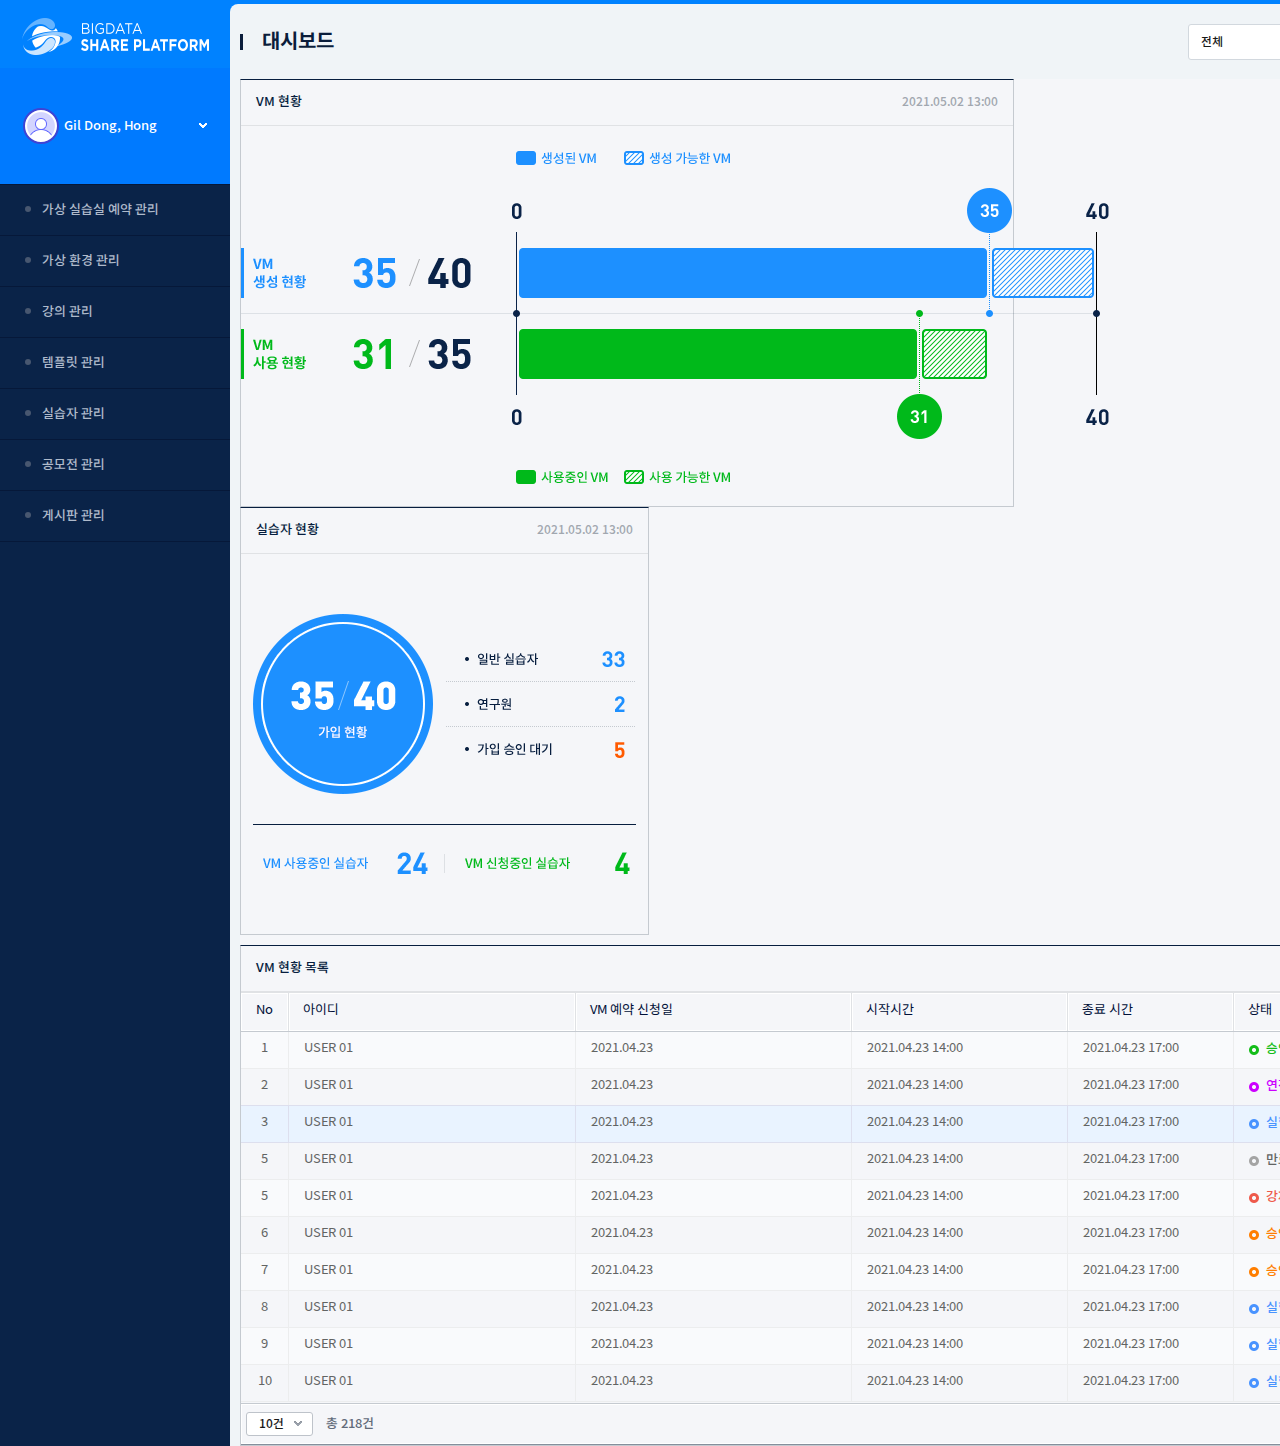
<file: index.html>
<!doctype html>
<html lang="ko">
<head>
    <title></title>
    <meta http-equiv="Content-Type" content="text/html;charset=utf-8">
    <meta http-equiv="Content-Type" content="text/javascript">
    <meta http-equiv="Content-Type" content="text/css">
    <meta name="Author" content="">
    <meta name="Keywords" content="">
    <meta name="Description" content="">
    <meta http-equiv="X-UA-Compatible" content="IE=edge">
    <meta name="viewport" content="width=device-width, user-scalable=no, initial-scale=1">

    <link rel="stylesheet" type="text/css" href="lib/css/selectric.css">
    <link rel="stylesheet" type="text/css" href="lib/css/jquery-ui.css">
    <link rel="stylesheet" type="text/css" href="lib/scss/main.css">

    <script src="lib/js/jquery-1.9.1.min.js"></script>
    <script src="lib/js/jquery-ui.min.js"></script>
    <script src="lib/js/jquery.selectric.min.js"></script>
</head>
<body>
<div class="wrap">
    <div class="sidebar">
        <h1 class="sidebar_logo"><a href="index.html"><img src="lib/images/sidebar/sidebar_logo.png" alt="GNTP"></a></h1>
        <div class="sidebar_cont">
            <div class="sidebar_user js_dropdown">
                <div class="sidebar_user_profile"><!--<img src="#" alt="">--></div>
                <button type="button" class="sidebar_user_btn js_dropdown_btn">Gil Dong, Hong</button>
                <div class="sidebar_user_menu js_dropdown_list">
                    <ul>
                        <li><a href="https://mtxted.github.io/gntp/index.html" target="_blank">포탈 바로가기</a></li>
                        <li><a href="src/push.html">알림 보기</a></li>
                    </ul>
                    <button type="button">Logout</button>
                </div><!-- //sidebar_user_menu -->
            </div>
        </div>

        <nav>
            <ul class="sidebar_nav js_nav">
                <li><a href="src/reservation/vm_reservation.html">가상 실습실 예약 관리</a></li>
                <li><a href="src/environment/vm_environment.html">가상 환경 관리</a></li>
                <li><a href="src/lecture/lecture.html">강의 관리</a></li>
                <li><a href="src/template/template.html">템플릿 관리</a></li>
                <li><a href="src/trainee/trainee.html">실습자 관리</a></li>
                <li><a href="src/contest/contest.html">공모전 관리</a></li>
                <li><a href="src/board/board.html">게시판 관리</a></li>
            </ul>
        </nav>
    </div>
    <div class="main">
        <div class="top_toast" style="">
            <div class="top_toast_item" style="display:none">
                <div class="top_toast_inner">
                    <p>경고 및 알림이 들어갑니다. 경고 및 알림이 들어갑니다. 경고 및 알림이 들어갑니다. 경고 및 알림이 들어갑니다.<br>경고 및 알림이 들어갑니다. 경고 및 알림이 들어갑니다.</p>
                </div>
                <button type="button" class="top_toast_close"><span class="ico_close">Close</span></button>
            </div><!-- //top_toast_item -->

            <div class="top_toast_item" style="display:none">
                <div class="top_toast_inner">
                    <p>경고 및 알림이 들어갑니다. 경고 및 알림이 들어갑니다.<br>경고 및 알림이 들어갑니다. 경고 및 알림이 들어갑니다.<br>경고 및 알림이 들어갑니다. 경고 및 알림이 들어갑니다. 경고 및 알림이 들어갑니다. 경고 및 알림이 들어갑니다.<br>경고 및 알림이 들어갑니다. 경고 및 알림이 들어갑니다. 경고 및 알림이 들어갑니다.</p>
                </div>
                <button type="button" class="top_toast_close"><span class="ico_close">Close</span></button>
            </div><!-- //top_toast_item -->

            <div class="top_toast_item" style="display:block">
                <div class="top_toast_inner">
                    <p>경고 및 알림이 들어갑니다. 경고 및 알림이 들어갑니다.</p>
                </div>
                <button type="button" class="top_toast_close"><span class="ico_close">Close</span></button>
            </div><!-- //top_toast_item -->

            <div class="count">8</div>
        </div>

        <div class="top_option">
            <div class="select_wrap">
                <select>
                    <option value="">전체</option>
                    <option value="">REGION</option>
                    <option value="">REGION</option>
                </select>
            </div>
        </div><!-- //top_option -->

        <div class="container">
            <div class="container_row">
                <div class="top_title">
                    <h2 class="current">대시보드</h2>
                </div>
            </div><!-- //container_row -->

            <div class="container_row">
                <div class="content">
                    <div class="vm_dashboard">
                        <div class="vm_info_wrap">
                            <p class="tit">VM 현황 <span>2021.05.02  13:00</span></p>

                            <div class="dashboard_img_wrap">
                                <img src="lib/images/gntp/dashboard.png" alt="">
                            </div>
                        </div>

                        <div class="trainee_info">
                            <p class="tit">실습자 현황 <span>2021.05.02  13:00</span></p>
                            <div class="dashboard_img_wrap_02">
                                <img src="lib/images/gntp/dashboard_02.png" alt="">
                            </div>
                        </div>

                        <div class="vm_list">
                            <p class="tit">VM 현황 목록</p>
                            <div class="tb_wrap" style="border: 0;">
                                <table class="tb_grid">
                                    <thead>
                                    <tr>
                                        <th class="th_check">No</th>
                                        <th class="">아이디</th>
                                        <th class="th_lec_period">VM 예약 신청일</th>
                                        <th class="th_step">시작시간</th>
                                        <th class="th_vm_port">종료 시간</th>
                                        <th class="th_status">상태</th>
                                    </tr>
                                    </thead>
                                    <tbody>
                                    <tr>
                                        <td>1</td>
                                        <td class="td_al_left">USER 01</td>
                                        <td class="td_al_left">2021.04.23</td>
                                        <td class="td_al_left">2021.04.23 14:00</td>
                                        <td class="td_al_left">2021.04.23 17:00</td>
                                        <td><span class="ico_status g2">승인대기</span></td>
                                    </tr>

                                    <tr>
                                        <td>2</td>
                                        <td class="td_al_left">USER 01</td>
                                        <td class="td_al_left">2021.04.23</td>
                                        <td class="td_al_left">2021.04.23 14:00</td>
                                        <td class="td_al_left">2021.04.23 17:00</td>
                                        <td><span class="ico_status g4">연장대기</span></td>
                                    </tr>

                                    <tr class="on">
                                        <td>3</td>
                                        <td class="td_al_left">USER 01</td>
                                        <td class="td_al_left">2021.04.23</td>
                                        <td class="td_al_left">2021.04.23 14:00</td>
                                        <td class="td_al_left">2021.04.23 17:00</td>
                                        <td><span class="ico_status g1">실행중</span></td>
                                    </tr>

                                    <tr>
                                        <td>5</td>
                                        <td class="td_al_left">USER 01</td>
                                        <td class="td_al_left">2021.04.23</td>
                                        <td class="td_al_left">2021.04.23 14:00</td>
                                        <td class="td_al_left">2021.04.23 17:00</td>
                                        <td><span class="ico_status">만료</span></td>
                                    </tr>

                                    <tr>
                                        <td>5</td>
                                        <td class="td_al_left">USER 01</td>
                                        <td class="td_al_left">2021.04.23</td>
                                        <td class="td_al_left">2021.04.23 14:00</td>
                                        <td class="td_al_left">2021.04.23 17:00</td>
                                        <td><span class="ico_status g3">강제중지</span></td>
                                    </tr>

                                    <tr>
                                        <td>6</td>
                                        <td class="td_al_left">USER 01</td>
                                        <td class="td_al_left">2021.04.23</td>
                                        <td class="td_al_left">2021.04.23 14:00</td>
                                        <td class="td_al_left">2021.04.23 17:00</td>
                                        <td><span class="ico_status g5">승인반려</span></td>
                                    </tr>

                                    <tr>
                                        <td>7</td>
                                        <td class="td_al_left">USER 01</td>
                                        <td class="td_al_left">2021.04.23</td>
                                        <td class="td_al_left">2021.04.23 14:00</td>
                                        <td class="td_al_left">2021.04.23 17:00</td>
                                        <td><span class="ico_status g5">승인반려</span></td>
                                    </tr>

                                    <tr>
                                        <td>8</td>
                                        <td class="td_al_left">USER 01</td>
                                        <td class="td_al_left">2021.04.23</td>
                                        <td class="td_al_left">2021.04.23 14:00</td>
                                        <td class="td_al_left">2021.04.23 17:00</td>
                                        <td><span class="ico_status g1">실행중</span></td>
                                    </tr>

                                    <tr>
                                        <td>9</td>
                                        <td class="td_al_left">USER 01</td>
                                        <td class="td_al_left">2021.04.23</td>
                                        <td class="td_al_left">2021.04.23 14:00</td>
                                        <td class="td_al_left">2021.04.23 17:00</td>
                                        <td><span class="ico_status g1">실행중</span></td>
                                    </tr>

                                    <tr>
                                        <td>10</td>
                                        <td class="td_al_left">USER 01</td>
                                        <td class="td_al_left">2021.04.23</td>
                                        <td class="td_al_left">2021.04.23 14:00</td>
                                        <td class="td_al_left">2021.04.23 17:00</td>
                                        <td><span class="ico_status g1">실행중</span></td>
                                    </tr>


                                    </tbody>
                                </table>

                                <div class="pagenation_wrap">
                                    <div class="pagenation_select">
                                        <div class="select_wrap">
                                            <select>
                                                <option>10건</option>
                                            </select>
                                        </div>
                                        <p class="pagenation_counter">총 218건</p>
                                    </div>
                                    <div class="pagenation_inner">
                                        <a href="#" class="pagenation_btn prev"><span>Prev</span></a>
                                        <div class="pagenation_current">
                                            <span class="current">10</span>
                                            <span>of 38</span>
                                        </div>
                                        <a href="#" class="pagenation_btn next"><span>Next</span></a>
                                    </div>
                                </div><!-- //pagenation_wrap -->

                            </div><!-- //tb_wrap -->
                        </div>
                    </div>

                </div>
            </div><!-- //container_row -->
        </div>
    </div>
</div>


<script src="lib/js/jquery.script.js"></script>

<script>


</script>
</body>
</html>
</file>
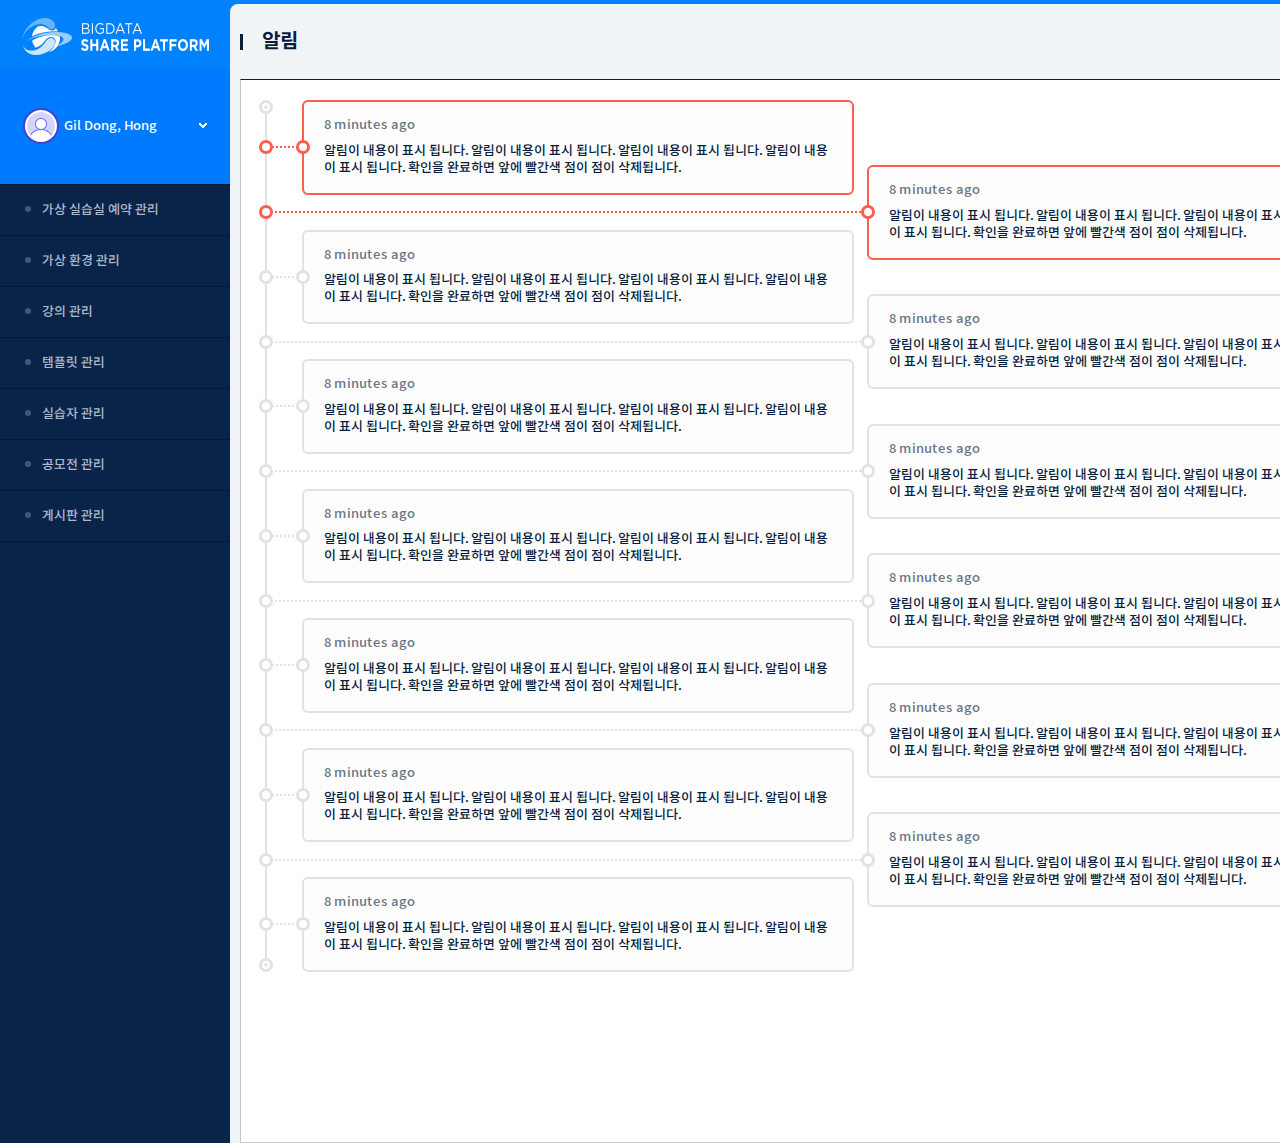
<file: src/push.html>
<!doctype html>
<html lang="ko">
<head>
  <title></title>
  <meta http-equiv="Content-Type" content="text/html;charset=utf-8">
  <meta http-equiv="Content-Type" content="text/javascript">
  <meta http-equiv="Content-Type" content="text/css">
  <meta name="Author" content="">
  <meta name="Keywords" content="">
  <meta name="Description" content="">
  <meta http-equiv="X-UA-Compatible" content="IE=edge">
  <meta name="viewport" content="width=device-width, user-scalable=no, initial-scale=1">

  <link rel="stylesheet" type="text/css" href="../lib/css/selectric.css">
  <link rel="stylesheet" type="text/css" href="../lib/css/jquery-ui.css">
  <link rel="stylesheet" type="text/css" href="../lib/scss/main.css">

  <script src="../lib/js/jquery-1.9.1.min.js"></script>
  <script src="../lib/js/jquery-ui.min.js"></script>
  <script src="../lib/js/jquery.selectric.min.js"></script>
</head>
<body>
<div class="wrap">
  <div class="sidebar">
    <h1 class="sidebar_logo"><a href="../index.html"><img src="../lib/images/sidebar/sidebar_logo.png" alt="GNTP"></a></h1>
    <div class="sidebar_cont">
      <div class="sidebar_user js_dropdown">
        <div class="sidebar_user_profile"><!--<img src="#" alt="">--></div>
        <button type="button" class="sidebar_user_btn js_dropdown_btn">Gil Dong, Hong</button>
        <div class="sidebar_user_menu js_dropdown_list">
          <ul>
            <li><a href="https://mtxted.github.io/gntp/index.html" target="_blank">포탈 바로가기</a></li>
            <li><a href="push.html">알림 보기</a></li>
          </ul>
          <button type="button">Logout</button>
        </div><!-- //sidebar_user_menu -->
      </div>
    </div>

    <nav>
      <ul class="sidebar_nav js_nav">
        <li><a href="reservation/vm_reservation.html">가상 실습실 예약 관리</a></li>
        <li><a href="environment/vm_environment.html">가상 환경 관리</a></li>
        <li><a href="lecture/lecture.html">강의 관리</a></li>
        <li><a href="template/template.html">템플릿 관리</a></li>
        <li><a href="trainee/trainee.html">실습자 관리</a></li>
        <li><a href="contest/contest.html">공모전 관리</a></li>
        <li><a href="board/board.html">게시판 관리</a></li>
      </ul>
    </nav>
  </div>
  <div class="main">
    <div class="top_toast">
      <div class="top_toast_item" style="display:none">
        <div class="top_toast_inner">
          <p>경고 및 알림이 들어갑니다. 경고 및 알림이 들어갑니다. 경고 및 알림이 들어갑니다. 경고 및 알림이 들어갑니다.<br>경고 및 알림이 들어갑니다. 경고 및 알림이 들어갑니다.</p>
        </div>
        <button type="button" class="top_toast_close"><span class="ico_close">Close</span></button>
      </div><!-- //top_toast_item -->

      <div class="top_toast_item" style="display:none">
        <div class="top_toast_inner">
          <p>경고 및 알림이 들어갑니다. 경고 및 알림이 들어갑니다.<br>경고 및 알림이 들어갑니다. 경고 및 알림이 들어갑니다.<br>경고 및 알림이 들어갑니다. 경고 및 알림이 들어갑니다. 경고 및 알림이 들어갑니다. 경고 및 알림이 들어갑니다.<br>경고 및 알림이 들어갑니다. 경고 및 알림이 들어갑니다. 경고 및 알림이 들어갑니다.</p>
        </div>
        <button type="button" class="top_toast_close"><span class="ico_close">Close</span></button>
      </div><!-- //top_toast_item -->

      <div class="top_toast_item" style="display:block">
        <div class="top_toast_inner">
          <p>경고 및 알림이 들어갑니다. 경고 및 알림이 들어갑니다.</p>
        </div>
        <button type="button" class="top_toast_close"><span class="ico_close">Close</span></button>
      </div><!-- //top_toast_item -->

      <div class="count">8</div>
    </div>
    <div class="top_option">

    </div><!-- //top_option -->

    <div class="container">
      <div class="container_row">
        <div class="top_title">
          <h2 class="current">알림</h2>
        </div>
      </div><!-- //container_row -->

      <div class="container_row">
        <div class="content">
          <div class="push_wrap">
            <ul class="event_list">
              <li class="active">
                <div class="item">
                  <div class="time">8 minutes ago</div>
                  <div class="msg">알림이 내용이 표시 됩니다. 알림이 내용이 표시 됩니다. 알림이 내용이 표시 됩니다. 알림이 내용이 표시 됩니다.
                    확인을 완료하면 앞에 빨간색 점이 점이 삭제됩니다.</div>
                </div>
              </li>
              <li class="active">
                <div class="item">
                  <div class="time">8 minutes ago</div>
                  <div class="msg">알림이 내용이 표시 됩니다. 알림이 내용이 표시 됩니다. 알림이 내용이 표시 됩니다. 알림이 내용이 표시 됩니다.
                    확인을 완료하면 앞에 빨간색 점이 점이 삭제됩니다.</div>
                </div>
              </li>
              <li>
                <div class="item">
                  <div class="time">8 minutes ago</div>
                  <div class="msg">알림이 내용이 표시 됩니다. 알림이 내용이 표시 됩니다. 알림이 내용이 표시 됩니다. 알림이 내용이 표시 됩니다.
                    확인을 완료하면 앞에 빨간색 점이 점이 삭제됩니다.</div>
                </div>
              </li>
              <li>
                <div class="item">
                  <div class="time">8 minutes ago</div>
                  <div class="msg">알림이 내용이 표시 됩니다. 알림이 내용이 표시 됩니다. 알림이 내용이 표시 됩니다. 알림이 내용이 표시 됩니다.
                    확인을 완료하면 앞에 빨간색 점이 점이 삭제됩니다.</div>
                </div>
              </li>
              <li>
                <div class="item">
                  <div class="time">8 minutes ago</div>
                  <div class="msg">알림이 내용이 표시 됩니다. 알림이 내용이 표시 됩니다. 알림이 내용이 표시 됩니다. 알림이 내용이 표시 됩니다.
                    확인을 완료하면 앞에 빨간색 점이 점이 삭제됩니다.</div>
                </div>
              </li>
              <li>
                <div class="item">
                  <div class="time">8 minutes ago</div>
                  <div class="msg">알림이 내용이 표시 됩니다. 알림이 내용이 표시 됩니다. 알림이 내용이 표시 됩니다. 알림이 내용이 표시 됩니다.
                    확인을 완료하면 앞에 빨간색 점이 점이 삭제됩니다.</div>
                </div>
              </li>
              <li>
                <div class="item">
                  <div class="time">8 minutes ago</div>
                  <div class="msg">알림이 내용이 표시 됩니다. 알림이 내용이 표시 됩니다. 알림이 내용이 표시 됩니다. 알림이 내용이 표시 됩니다.
                    확인을 완료하면 앞에 빨간색 점이 점이 삭제됩니다.</div>
                </div>
              </li>
              <li>
                <div class="item">
                  <div class="time">8 minutes ago</div>
                  <div class="msg">알림이 내용이 표시 됩니다. 알림이 내용이 표시 됩니다. 알림이 내용이 표시 됩니다. 알림이 내용이 표시 됩니다.
                    확인을 완료하면 앞에 빨간색 점이 점이 삭제됩니다.</div>
                </div>
              </li>
              <li>
                <div class="item">
                  <div class="time">8 minutes ago</div>
                  <div class="msg">알림이 내용이 표시 됩니다. 알림이 내용이 표시 됩니다. 알림이 내용이 표시 됩니다. 알림이 내용이 표시 됩니다.
                    확인을 완료하면 앞에 빨간색 점이 점이 삭제됩니다.</div>
                </div>
              </li>
              <li>
                <div class="item">
                  <div class="time">8 minutes ago</div>
                  <div class="msg">알림이 내용이 표시 됩니다. 알림이 내용이 표시 됩니다. 알림이 내용이 표시 됩니다. 알림이 내용이 표시 됩니다.
                    확인을 완료하면 앞에 빨간색 점이 점이 삭제됩니다.</div>
                </div>
              </li>
              <li>
                <div class="item">
                  <div class="time">8 minutes ago</div>
                  <div class="msg">알림이 내용이 표시 됩니다. 알림이 내용이 표시 됩니다. 알림이 내용이 표시 됩니다. 알림이 내용이 표시 됩니다.
                    확인을 완료하면 앞에 빨간색 점이 점이 삭제됩니다.</div>
                </div>
              </li>
              <li>
                <div class="item">
                  <div class="time">8 minutes ago</div>
                  <div class="msg">알림이 내용이 표시 됩니다. 알림이 내용이 표시 됩니다. 알림이 내용이 표시 됩니다. 알림이 내용이 표시 됩니다.
                    확인을 완료하면 앞에 빨간색 점이 점이 삭제됩니다.</div>
                </div>
              </li>
              <li>
                <div class="item">
                  <div class="time">8 minutes ago</div>
                  <div class="msg">알림이 내용이 표시 됩니다. 알림이 내용이 표시 됩니다. 알림이 내용이 표시 됩니다. 알림이 내용이 표시 됩니다.
                    확인을 완료하면 앞에 빨간색 점이 점이 삭제됩니다.</div>
                </div>
              </li>
            </ul>
          </div>
        </div><!-- //content -->
      </div><!-- //container_row -->
    </div>
  </div>
</div>


<script src="../lib/js/jquery.script.js"></script>

<script>


</script>
</body>
</html>
</file>
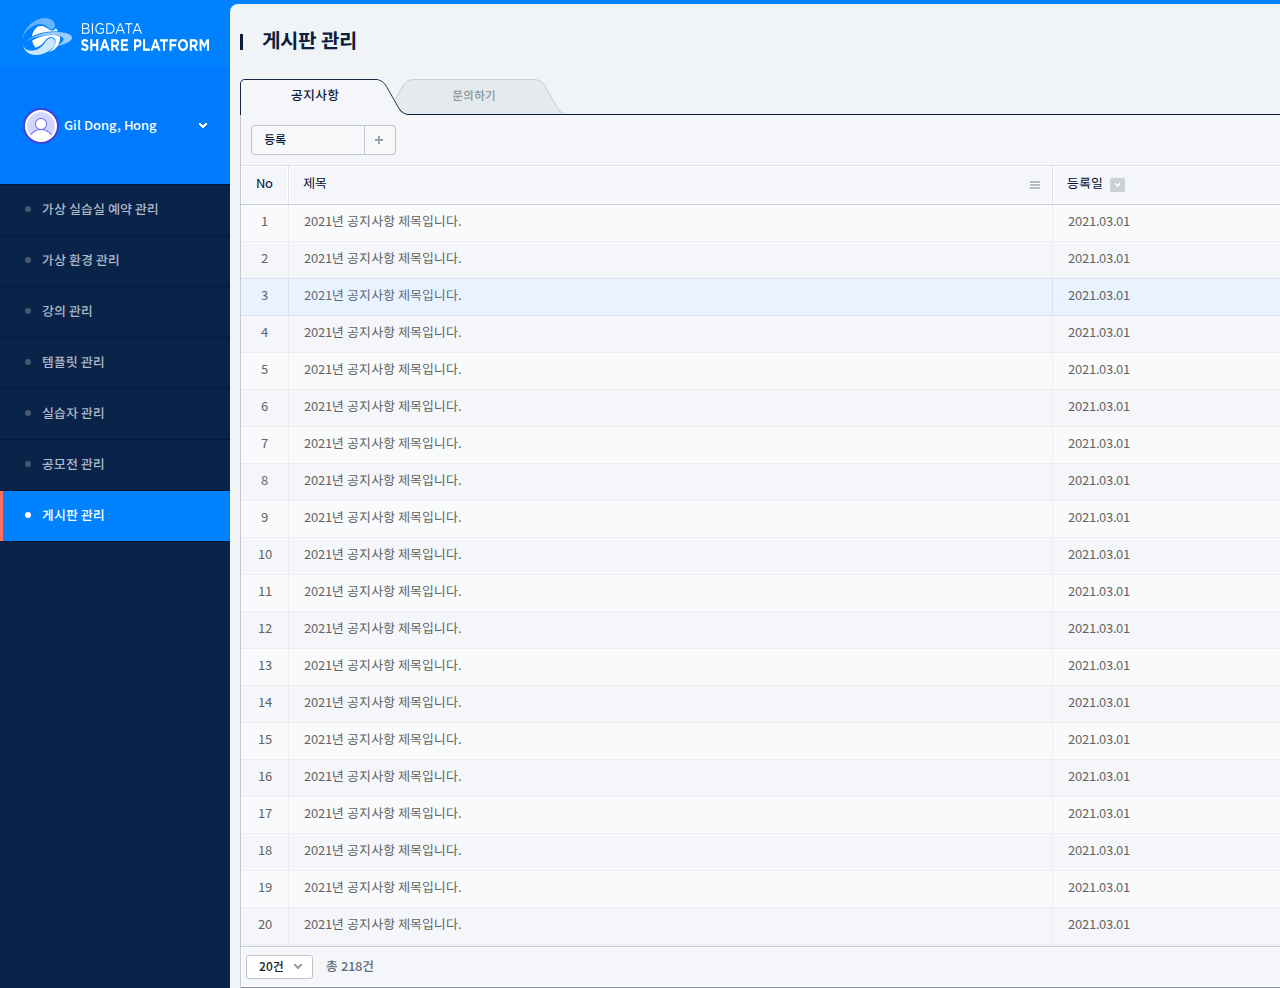
<file: src/board/board.html>
<!doctype html>
<html lang="ko">
<head>
  <title></title>
  <meta http-equiv="Content-Type" content="text/html;charset=utf-8">
  <meta http-equiv="Content-Type" content="text/javascript">
  <meta http-equiv="Content-Type" content="text/css">
  <meta name="Author" content="">
  <meta name="Keywords" content="">
  <meta name="Description" content="">
  <meta http-equiv="X-UA-Compatible" content="IE=edge">
  <meta name="viewport" content="width=device-width, user-scalable=no, initial-scale=1">

  <link rel="stylesheet" type="text/css" href="../../lib/css/selectric.css">
  <link rel="stylesheet" type="text/css" href="../../lib/css/jquery-ui.css">
  <link rel="stylesheet" type="text/css" href="../../lib/scss/main.css">

  <script src="../../lib/js/jquery-1.9.1.min.js"></script>
  <script src="../../lib/js/jquery-ui.min.js"></script>
  <script src="../../lib/js/jquery.selectric.min.js"></script>
</head>
<body>
<div class="wrap">
  <div class="sidebar">
    <h1 class="sidebar_logo"><a href="../../index.html"><img src="../../lib/images/sidebar/sidebar_logo.png" alt="GNTP"></a></h1>
    <div class="sidebar_cont">
      <div class="sidebar_user js_dropdown">
        <div class="sidebar_user_profile"><!--<img src="#" alt="">--></div>
        <button type="button" class="sidebar_user_btn js_dropdown_btn">Gil Dong, Hong</button>
        <div class="sidebar_user_menu js_dropdown_list">
          <ul>
            <li><a href="https://mtxted.github.io/gntp/index.html" target="_blank">포탈 바로가기</a></li>
            <li><a href="../push.html">알림 보기</a></li>
          </ul>
          <button type="button">Logout</button>
        </div><!-- //sidebar_user_menu -->
      </div>
    </div>

    <nav>
      <ul class="sidebar_nav js_nav">
        <li><a href="../reservation/vm_reservation.html">가상 실습실 예약 관리</a></li>
        <li><a href="../environment/vm_environment.html">가상 환경 관리</a></li>
        <li><a href="../lecture/lecture.html">강의 관리</a></li>
        <li><a href="../template/template.html">템플릿 관리</a></li>
        <li><a href="../trainee/trainee.html">실습자 관리</a></li>
        <li><a href="../contest/contest.html">공모전 관리</a></li>
        <li class="on"><a href="../board/board.html">게시판 관리</a></li>
      </ul>
    </nav>
  </div>
  <div class="main">
    <div class="top_toast">
      <div class="top_toast_item" style="display:none">
        <div class="top_toast_inner">
          <p>경고 및 알림이 들어갑니다. 경고 및 알림이 들어갑니다. 경고 및 알림이 들어갑니다. 경고 및 알림이 들어갑니다.<br>경고 및 알림이 들어갑니다. 경고 및 알림이 들어갑니다.</p>
        </div>
        <button type="button" class="top_toast_close"><span class="ico_close">Close</span></button>
      </div><!-- //top_toast_item -->

      <div class="top_toast_item" style="display:none">
        <div class="top_toast_inner">
          <p>경고 및 알림이 들어갑니다. 경고 및 알림이 들어갑니다.<br>경고 및 알림이 들어갑니다. 경고 및 알림이 들어갑니다.<br>경고 및 알림이 들어갑니다. 경고 및 알림이 들어갑니다. 경고 및 알림이 들어갑니다. 경고 및 알림이 들어갑니다.<br>경고 및 알림이 들어갑니다. 경고 및 알림이 들어갑니다. 경고 및 알림이 들어갑니다.</p>
        </div>
        <button type="button" class="top_toast_close"><span class="ico_close">Close</span></button>
      </div><!-- //top_toast_item -->

      <div class="top_toast_item" style="display:block">
        <div class="top_toast_inner">
          <p>경고 및 알림이 들어갑니다. 경고 및 알림이 들어갑니다.</p>
        </div>
        <button type="button" class="top_toast_close"><span class="ico_close">Close</span></button>
      </div><!-- //top_toast_item -->

      <div class="count">8</div>
    </div>
    <div class="top_option">

    </div><!-- //top_option -->

    <div class="container">
      <div class="container_row">
        <div class="top_title">
          <h2 class="current">게시판 관리</h2>
        </div>
      </div><!-- //container_row -->

      <div class="container_row">
        <div class="top_tab js_tab">
          <a href="board.html" class="on"><span>공지사항</span></a>
          <a href="qna.html"><span>문의하기</span></a>
        </div>
      </div><!-- //container_row -->

      <div class="container_row">
        <div class="content">
          <div class="tb_ctrl">
            <div class="tb_ctrl_btns">
              <button type="button" class="btn_ctrl submit notice_write" ><span class="ico_txt add">등록</span></button>
            </div>

            <div class="tb_ctrl_search">
              <div class="select_wrap">
                <input type="search">
                <button type="submit" class="btn_search"><span class="ico_ir search">Search</span></button>
              </div>
              <button type="button" class="btn_border"><span class="ico_ir refresh">Refresh</span></button>
            </div>
          </div>
          <div class="tb_wrap">
            <table class="tb_grid">
              <thead>
              <tr>
                <th class="th_check">No</th>
                <th class="">제목
                  <div class="table_button_wrap">
                    <button type="button" class="table_button">Button</button>
                    <input type="text" class="table_button_input" placeholder="제목" style="display: none;">
                  </div>
                </th>
                <th class="">
                  <div class="sort_wrap">등록일
                    <div class="sort_btns">
                      <button type="button" class="btn_sort asc js_btn_sort">Asc</button>
                      <button type="button" class="btn_sort desc js_btn_sort on">Desc</button>
                    </div><!-- //sort_btns -->
                  </div><!-- //sort_wrap -->
                  <div class="table_button_wrap">
                    <button type="button" class="table_button">Button</button>
                    <input type="text" class="table_button_input" placeholder="등록일" style="display: none;">
                    <img src="../../lib/images/ico/table_button_calendar.png" alt="" class="table_button_calendar" style="display: none;">
                  </div>
                </th>
              </tr>
              </thead>
              <tbody>
              <tr>
                <td>1</td>
                <td class="td_al_left">2021년 공지사항 제목입니다.</td>
                <td class="td_al_left">2021.03.01</td>
              </tr>

              <tr>
                <td>2</td>
                <td class="td_al_left">2021년 공지사항 제목입니다.</td>
                <td class="td_al_left">2021.03.01</td>
              </tr>

              <tr class="on">
                <td>3</td>
                <td class="td_al_left"><a href="javascript:void(0)" class="pop_detail_view">2021년 공지사항 제목입니다.</a></td>
                <td class="td_al_left">2021.03.01</td>
              </tr>

              <tr>
                <td>4</td>
                <td class="td_al_left">2021년 공지사항 제목입니다.</td>
                <td class="td_al_left">2021.03.01</td>
              </tr>

              <tr>
                <td>5</td>
                <td class="td_al_left">2021년 공지사항 제목입니다.</td>
                <td class="td_al_left">2021.03.01</td>
              </tr>

              <tr>
                <td>6</td>
                <td class="td_al_left">2021년 공지사항 제목입니다.</td>
                <td class="td_al_left">2021.03.01</td>
              </tr>

              <tr>
                <td>7</td>
                <td class="td_al_left">2021년 공지사항 제목입니다.</td>
                <td class="td_al_left">2021.03.01</td>
              </tr>

              <tr>
                <td>8</td>
                <td class="td_al_left">2021년 공지사항 제목입니다.</td>
                <td class="td_al_left">2021.03.01</td>
              </tr>

              <tr>
                <td>9</td>
                <td class="td_al_left">2021년 공지사항 제목입니다.</td>
                <td class="td_al_left">2021.03.01</td>
              </tr>

              <tr>
                <td>10</td>
                <td class="td_al_left">2021년 공지사항 제목입니다.</td>
                <td class="td_al_left">2021.03.01</td>
              </tr>

              <tr>
                <td>11</td>
                <td class="td_al_left">2021년 공지사항 제목입니다.</td>
                <td class="td_al_left">2021.03.01</td>
              </tr>

              <tr>
                <td>12</td>
                <td class="td_al_left">2021년 공지사항 제목입니다.</td>
                <td class="td_al_left">2021.03.01</td>
              </tr>

              <tr>
                <td>13</td>
                <td class="td_al_left">2021년 공지사항 제목입니다.</td>
                <td class="td_al_left">2021.03.01</td>
              </tr>

              <tr>
                <td>14</td>
                <td class="td_al_left">2021년 공지사항 제목입니다.</td>
                <td class="td_al_left">2021.03.01</td>
              </tr>

              <tr>
                <td>15</td>
                <td class="td_al_left">2021년 공지사항 제목입니다.</td>
                <td class="td_al_left">2021.03.01</td>
              </tr>
              <tr>
                <td>16</td>
                <td class="td_al_left">2021년 공지사항 제목입니다.</td>
                <td class="td_al_left">2021.03.01</td>
              </tr>
              <tr>
                <td>17</td>
                <td class="td_al_left">2021년 공지사항 제목입니다.</td>
                <td class="td_al_left">2021.03.01</td>
              </tr>
              <tr>
                <td>18</td>
                <td class="td_al_left">2021년 공지사항 제목입니다.</td>
                <td class="td_al_left">2021.03.01</td>
              </tr>
              <tr>
                <td>19</td>
                <td class="td_al_left">2021년 공지사항 제목입니다.</td>
                <td class="td_al_left">2021.03.01</td>
              </tr>
              <tr>
                <td>20</td>
                <td class="td_al_left">2021년 공지사항 제목입니다.</td>
                <td class="td_al_left">2021.03.01</td>
              </tr>

              </tbody>
            </table>

            <div class="pagenation_wrap">
              <div class="pagenation_select">
                <div class="select_wrap">
                  <select>
                    <option>20건</option>
                  </select>
                </div>
                <p class="pagenation_counter">총 218건</p>
              </div>
              <div class="pagenation_inner">
                <a href="#" class="pagenation_btn prev"><span>Prev</span></a>
                <div class="pagenation_current">
                  <span class="current">10</span>
                  <span>of 38</span>
                </div>
                <a href="#" class="pagenation_btn next"><span>Next</span></a>
              </div>
            </div><!-- //pagenation_wrap -->

          </div><!-- //tb_wrap -->


        </div>
      </div><!-- //container_row -->
    </div>
  </div>
</div>

<div class="pop_wrap ui-draggable ui-draggable-handle" id="popupViewDetail" style="width:623px;">
  <button type="button" class="btn_pop_close"><span class="ico_del">Close</span></button>
  <div class="pop_common">
    <div class="pop_tit">상세보기</div>
    <div class="pop_modify_wrap">
      <button type="button" class="btn_modify">수정</button>
      <button type="button" class="btn_delete">삭제</button>
    </div>
    <div class="pop_body">
      <div class="pop_cont pop_cont_scroll">
        <img src="../../lib/images/gntp/notice_detail.png" alt="">

      </div><!-- pop_cont -->
      <div class="pop_btns">
        <button type="button" class="btn_action">확인</button>
      </div>
    </div><!-- pop_body -->
  </div><!-- popup -->
</div><!-- popup -->

<div class="pop_wrap ui-draggable ui-draggable-handle" id="popupLecCreate" style="width:626px;">
  <button type="button" class="btn_pop_close"><span class="ico_del">Close</span></button>
  <div class="pop_common">
    <div class="pop_tit">공지사항 등록하기</div>
    <div class="pop_body">
      <div class="pop_cont pop_cont_scroll">
        <img src="../../lib/images/gntp/notice_write.png" alt="">

      </div><!-- pop_cont -->
      <div class="pop_btns">
        <button type="button" class="btn_action">확인</button>
      </div>
    </div><!-- pop_body -->
  </div><!-- popup -->
</div><!-- popup -->

<div class="pop_wrap ui-draggable ui-draggable-handle" id="popupContestModify" style="width:623px;">
  <button type="button" class="btn_pop_close"><span class="ico_del">Close</span></button>
  <div class="pop_common">
    <div class="pop_tit">상세보기</div>
    <div class="pop_modify_wrap">
      <button type="button" class="btn_modify">수정</button>
      <button type="button" class="btn_delete">삭제</button>
    </div>
    <div class="pop_body">
      <div class="pop_cont pop_cont_scroll">
        <img src="../../lib/images/gntp/notice_modify.png" alt="">

      </div><!-- pop_cont -->
      <div class="pop_btns">
        <button type="button" class="btn_action">확인</button>
      </div>
    </div><!-- pop_body -->
  </div><!-- popup -->
</div><!-- popup -->



<div class="pop_wrap ui-draggable ui-draggable-handle pop_chk pop_lec" id="popupVMCreateComp" style="width:350px;">
  <div class="pop_common">
    <div class="pop_body">
      <div class="pop_cont pop_cont_scroll">
        <p class="vmchk_txt">등록하시겠습니까?</p>
      </div><!-- pop_cont -->
      <div class="pop_btns">
        <button type="button" class="btn_action">취소</button>
        <button type="button" class="btn_action">확인</button>
      </div>
    </div><!-- pop_body -->
  </div><!-- popup -->
</div><!-- popup -->

<div class="pop_wrap ui-draggable ui-draggable-handle pop_chk pop_modify" id="popupVMCreateComp" style="width:350px;">
  <div class="pop_common">
    <div class="pop_body">
      <div class="pop_cont pop_cont_scroll">
        <p class="vmchk_txt">수정하시겠습니까?</p>
      </div><!-- pop_cont -->
      <div class="pop_btns">
        <button type="button" class="btn_action">취소</button>
        <button type="button" class="btn_action">확인</button>
      </div>
    </div><!-- pop_body -->
  </div><!-- popup -->
</div><!-- popup -->

<div class="pop_wrap ui-draggable ui-draggable-handle pop_chk pop_delete" id="popupVMCreateChk" style="width:350px;">
  <div class="pop_common">
    <div class="pop_body">
      <div class="pop_cont pop_cont_scroll">
        <p class="vmchk_txt">삭제하시겠습니까?</p>
      </div><!-- pop_cont -->
      <div class="pop_btns">
        <button type="button" class="btn_action">취소</button>
        <button type="button" class="btn_action">확인</button>
      </div>
    </div><!-- pop_body -->
  </div><!-- popup -->
</div><!-- popup -->

<script src="../../lib/js/jquery.script.js"></script>

<script>
  $('.table_button').click(function(){
    $(this).siblings().show();
    $(this).siblings('.table_button_calendar').hide();
  });

  $('.table_button_input').click(function (){
    $(this).siblings().show();
  });

  $('.table_button_input').dblclick(function(){
    $(this).hide();
    $(this).siblings('.table_button_calendar').hide();
    $(this).siblings('.select_wrap').hide();
  });

  $('.table_button_calendar').dblclick(function(){
    $(this).siblings('.table_button_input').hide();
    $(this).hide();
    $(this).siblings('.select_wrap').hide();
  });

  $('.select_status').dblclick(function(){
    $(this).hide();
  });

  $('.notice_write').click(function(){
    $('#popupLecCreate').show();
  });

  $('.notice_modify').click(function(){
    $('#popupNoticeModify').show();
  });

  $('.notice_delete').click(function(){
    $('#popupNoticeDelete').show();
  });

  $('.btn_pop_close').click(function(){
    $('.pop_wrap').hide();
  });

  $('#popupVMCreateComp .btn_action').click(function (){
    $('.pop_wrap').hide();
    $('.pop_chk').hide();
  })

  $('#popupLecCreate .btn_action').click(function(){
    $('#popupVMCreateComp').show();
  });

  $('.pop_detail_view').click(function () {
    $('#popupViewDetail').show();
  })

  $('#popupViewDetail .btn_action').click(function (){
    $('.pop_wrap').hide();
    $('.pop_chk').hide();
  })

  $('#popupContestModify .btn_action').click(function () {
    $('.pop_modify').show();
  })

  $('#popupViewDetail .btn_modify').click(function () {
    $('#popupViewDetail').hide();
    $('#popupContestModify').show();
  })

  $('#popupContestModify .btn_action').click(function () {
    $('.pop_modify').show();
  })

  $('.btn_delete').click(function () {
    $('.pop_delete').show();
  })

  $('.pop_chk .btn_action').click(function (){
    $('.pop_wrap').hide();
    $('.pop_chk').hide();
  })

</script>
</body>
</html>
</file>
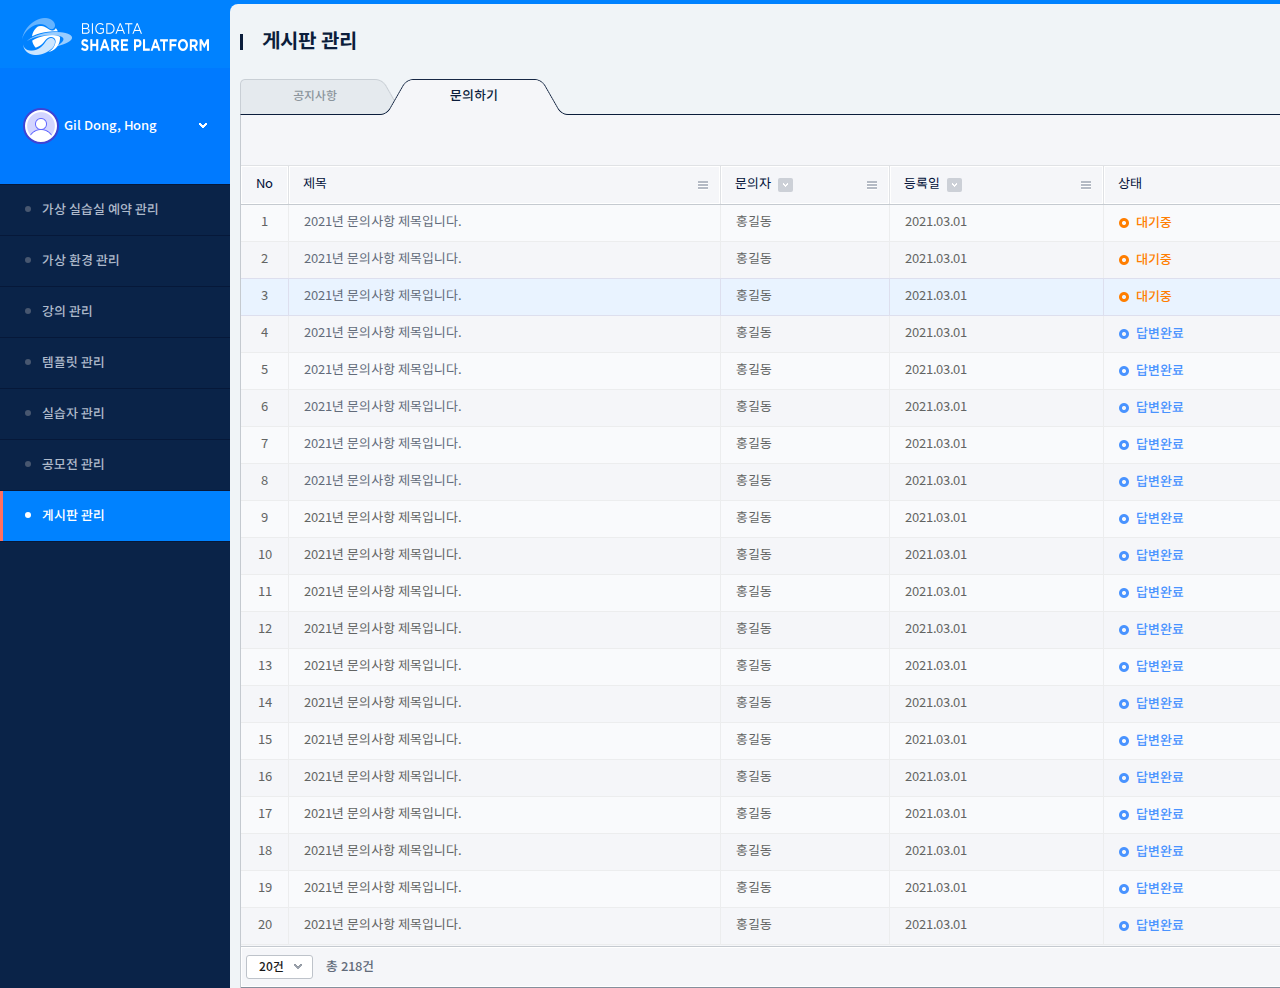
<file: src/board/qna.html>
<!doctype html>
<html lang="ko">
<head>
  <title></title>
  <meta http-equiv="Content-Type" content="text/html;charset=utf-8">
  <meta http-equiv="Content-Type" content="text/javascript">
  <meta http-equiv="Content-Type" content="text/css">
  <meta name="Author" content="">
  <meta name="Keywords" content="">
  <meta name="Description" content="">
  <meta http-equiv="X-UA-Compatible" content="IE=edge">
  <meta name="viewport" content="width=device-width, user-scalable=no, initial-scale=1">

  <link rel="stylesheet" type="text/css" href="../../lib/css/selectric.css">
  <link rel="stylesheet" type="text/css" href="../../lib/css/jquery-ui.css">
  <link rel="stylesheet" type="text/css" href="../../lib/scss/main.css">

  <script src="../../lib/js/jquery-1.9.1.min.js"></script>
  <script src="../../lib/js/jquery-ui.min.js"></script>
  <script src="../../lib/js/jquery.selectric.min.js"></script>
</head>
<body>
<div class="wrap">
  <div class="sidebar">
    <h1 class="sidebar_logo"><a href="../../index.html"><img src="../../lib/images/sidebar/sidebar_logo.png" alt="GNTP"></a></h1>
    <div class="sidebar_cont">
      <div class="sidebar_user js_dropdown">
        <div class="sidebar_user_profile"><!--<img src="#" alt="">--></div>
        <button type="button" class="sidebar_user_btn js_dropdown_btn">Gil Dong, Hong</button>
        <div class="sidebar_user_menu js_dropdown_list">
          <ul>
            <li><a href="https://mtxted.github.io/gntp/index.html" target="_blank">포탈 바로가기</a></li>
            <li><a href="../push.html">알림 보기</a></li>
          </ul>
          <button type="button">Logout</button>
        </div><!-- //sidebar_user_menu -->
      </div>
    </div>

    <nav>
      <ul class="sidebar_nav js_nav">
        <li><a href="../reservation/vm_reservation.html">가상 실습실 예약 관리</a></li>
        <li><a href="../environment/vm_environment.html">가상 환경 관리</a></li>
        <li><a href="../lecture/lecture.html">강의 관리</a></li>
        <li><a href="../template/template.html">템플릿 관리</a></li>
        <li><a href="../trainee/trainee.html">실습자 관리</a></li>
        <li><a href="../contest/contest.html">공모전 관리</a></li>
        <li class="on"><a href="../board/board.html">게시판 관리</a></li>
      </ul>
    </nav>
  </div>
  <div class="main">
    <div class="top_toast">
      <div class="top_toast_item" style="display:none">
        <div class="top_toast_inner">
          <p>경고 및 알림이 들어갑니다. 경고 및 알림이 들어갑니다. 경고 및 알림이 들어갑니다. 경고 및 알림이 들어갑니다.<br>경고 및 알림이 들어갑니다. 경고 및 알림이 들어갑니다.</p>
        </div>
        <button type="button" class="top_toast_close"><span class="ico_close">Close</span></button>
      </div><!-- //top_toast_item -->

      <div class="top_toast_item" style="display:none">
        <div class="top_toast_inner">
          <p>경고 및 알림이 들어갑니다. 경고 및 알림이 들어갑니다.<br>경고 및 알림이 들어갑니다. 경고 및 알림이 들어갑니다.<br>경고 및 알림이 들어갑니다. 경고 및 알림이 들어갑니다. 경고 및 알림이 들어갑니다. 경고 및 알림이 들어갑니다.<br>경고 및 알림이 들어갑니다. 경고 및 알림이 들어갑니다. 경고 및 알림이 들어갑니다.</p>
        </div>
        <button type="button" class="top_toast_close"><span class="ico_close">Close</span></button>
      </div><!-- //top_toast_item -->

      <div class="top_toast_item" style="display:block">
        <div class="top_toast_inner">
          <p>경고 및 알림이 들어갑니다. 경고 및 알림이 들어갑니다.</p>
        </div>
        <button type="button" class="top_toast_close"><span class="ico_close">Close</span></button>
      </div><!-- //top_toast_item -->

      <div class="count">8</div>
    </div>
    <div class="top_option">

    </div><!-- //top_option -->

    <div class="container">
      <div class="container_row">
        <div class="top_title">
          <h2 class="current">게시판 관리</h2>
        </div>
      </div><!-- //container_row -->

      <div class="container_row">
        <div class="top_tab js_tab">
          <a href="board.html"><span>공지사항</span></a>
          <a href="qna.html" class="on"><span>문의하기</span></a>
        </div>
      </div><!-- //container_row -->

      <div class="container_row">
        <div class="content">
          <div class="tb_ctrl">


            <div class="tb_ctrl_search">
              <div class="select_wrap">
                <input type="search">
                <button type="submit" class="btn_search"><span class="ico_ir search">Search</span></button>
              </div>
              <button type="button" class="btn_border"><span class="ico_ir refresh">Refresh</span></button>
            </div>
          </div>
          <div class="tb_wrap">
            <table class="tb_grid">
              <thead>
              <tr>
                <th class="th_check">No</th>
                <th class="">제목
                  <div class="table_button_wrap">
                    <button type="button" class="table_button">Button</button>
                    <input type="text" class="table_button_input" placeholder="제목" style="display: none;">
                  </div>
                </th>
                <th class="">
                  <div class="sort_wrap">문의자
                    <div class="sort_btns">
                      <button type="button" class="btn_sort asc js_btn_sort">Asc</button>
                      <button type="button" class="btn_sort desc js_btn_sort on">Desc</button>
                    </div><!-- //sort_btns -->
                  </div><!-- //sort_wrap -->
                  <div class="table_button_wrap">
                    <button type="button" class="table_button">Button</button>
                    <input type="text" class="table_button_input" placeholder="문의자" style="display: none;">
                  </div>
                </th>
                <th class="">
                  <div class="sort_wrap">등록일
                    <div class="sort_btns">
                      <button type="button" class="btn_sort asc js_btn_sort">Asc</button>
                      <button type="button" class="btn_sort desc js_btn_sort on">Desc</button>
                    </div><!-- //sort_btns -->
                  </div><!-- //sort_wrap -->
                  <div class="table_button_wrap">
                    <button type="button" class="table_button">Button</button>
                    <input type="text" class="table_button_input" placeholder="등록일" style="display: none;">
                    <img src="../../lib/images/ico/table_button_calendar.png" alt="" class="table_button_calendar" style="display: none;">
                  </div>
                </th>
                <th class="th_temp_name">상태
                  <div class="table_button_wrap select">
                    <button type="button" class="table_button">Button</button>
                    <div class="select_wrap big_select_wrap" aria-disabled="true" style="display: none;">
                      <select>
                        <option>대기중</option>
                        <option>답변완료</option>
                      </select>
                    </div>
                  </div>
                </th>
              </tr>
              </thead>
              <tbody>
              <tr>
                <td>1</td>
                <td class="td_al_left"><a href="javascript:void(0)" class="pop_detail_view">2021년 문의사항 제목입니다.</a></td>
                <td class="td_al_left">홍길동</td>
                <td class="td_al_left">2021.03.01</td>
                <td class="td_al_left"><span class="ico_status g5">대기중</span></td>
              </tr>

              <tr>
                <td>2</td>
                <td class="td_al_left"><a href="javascript:void(0)" class="pop_detail_view">2021년 문의사항 제목입니다.</a></td>
                <td class="td_al_left">홍길동</td>
                <td class="td_al_left">2021.03.01</td>
                <td class="td_al_left"><span class="ico_status g5">대기중</span></td>
              </tr>

              <tr class="on">
                <td>3</td>
                <td class="td_al_left"><a href="javascript:void(0)" class="pop_detail_view">2021년 문의사항 제목입니다.</a></td>
                <td class="td_al_left">홍길동</td>
                <td class="td_al_left">2021.03.01</td>
                <td class="td_al_left"><span class="ico_status g5">대기중</span></td>
              </tr>

              <tr>
                <td>4</td>
                <td class="td_al_left"><a href="javascript:void(0)" class="pop_detail_modify">2021년 문의사항 제목입니다.</a></td>
                <td class="td_al_left">홍길동</td>
                <td class="td_al_left">2021.03.01</td>
                <td class="td_al_left"><span class="ico_status g1">답변완료</span></td>
              </tr>

              <tr>
                <td>5</td>
                <td class="td_al_left"><a href="javascript:void(0)" class="pop_detail_modify">2021년 문의사항 제목입니다.</a></td>
                <td class="td_al_left">홍길동</td>
                <td class="td_al_left">2021.03.01</td>
                <td class="td_al_left"><span class="ico_status g1">답변완료</span></td>
              </tr>

              <tr>
                <td>6</td>
                <td class="td_al_left"><a href="javascript:void(0)" class="pop_detail_modify">2021년 문의사항 제목입니다.</a></td>
                <td class="td_al_left">홍길동</td>
                <td class="td_al_left">2021.03.01</td>
                <td class="td_al_left"><span class="ico_status g1">답변완료</span></td>
              </tr>

              <tr>
                <td>7</td>
                <td class="td_al_left"><a href="javascript:void(0)" class="pop_detail_modify">2021년 문의사항 제목입니다.</a></td>
                <td class="td_al_left">홍길동</td>
                <td class="td_al_left">2021.03.01</td>
                <td class="td_al_left"><span class="ico_status g1">답변완료</span></td>
              </tr>

              <tr>
                <td>8</td>
                <td class="td_al_left"><a href="javascript:void(0)" class="pop_detail_modify">2021년 문의사항 제목입니다.</a></td>
                <td class="td_al_left">홍길동</td>
                <td class="td_al_left">2021.03.01</td>
                <td class="td_al_left"><span class="ico_status g1">답변완료</span></td>
              </tr>

              <tr>
                <td>9</td>
                <td class="td_al_left">2021년 문의사항 제목입니다.</td>
                <td class="td_al_left">홍길동</td>
                <td class="td_al_left">2021.03.01</td>
                <td class="td_al_left"><span class="ico_status g1">답변완료</span></td>
              </tr>

              <tr>
                <td>10</td>
                <td class="td_al_left">2021년 문의사항 제목입니다.</td>
                <td class="td_al_left">홍길동</td>
                <td class="td_al_left">2021.03.01</td>
                <td class="td_al_left"><span class="ico_status g1">답변완료</span></td>
              </tr>

              <tr>
                <td>11</td>
                <td class="td_al_left">2021년 문의사항 제목입니다.</td>
                <td class="td_al_left">홍길동</td>
                <td class="td_al_left">2021.03.01</td>
                <td class="td_al_left"><span class="ico_status g1">답변완료</span></td>
              </tr>

              <tr>
                <td>12</td>
                <td class="td_al_left">2021년 문의사항 제목입니다.</td>
                <td class="td_al_left">홍길동</td>
                <td class="td_al_left">2021.03.01</td>
                <td class="td_al_left"><span class="ico_status g1">답변완료</span></td>
              </tr>

              <tr>
                <td>13</td>
                <td class="td_al_left">2021년 문의사항 제목입니다.</td>
                <td class="td_al_left">홍길동</td>
                <td class="td_al_left">2021.03.01</td>
                <td class="td_al_left"><span class="ico_status g1">답변완료</span></td>
              </tr>

              <tr>
                <td>14</td>
                <td class="td_al_left">2021년 문의사항 제목입니다.</td>
                <td class="td_al_left">홍길동</td>
                <td class="td_al_left">2021.03.01</td>
                <td class="td_al_left"><span class="ico_status g1">답변완료</span></td>
              </tr>

              <tr>
                <td>15</td>
                <td class="td_al_left">2021년 문의사항 제목입니다.</td>
                <td class="td_al_left">홍길동</td>
                <td class="td_al_left">2021.03.01</td>
                <td class="td_al_left"><span class="ico_status g1">답변완료</span></td>
              </tr>
              <tr>
                <td>16</td>
                <td class="td_al_left">2021년 문의사항 제목입니다.</td>
                <td class="td_al_left">홍길동</td>
                <td class="td_al_left">2021.03.01</td>
                <td class="td_al_left"><span class="ico_status g1">답변완료</span></td>
              </tr>
              <tr>
                <td>17</td>
                <td class="td_al_left">2021년 문의사항 제목입니다.</td>
                <td class="td_al_left">홍길동</td>
                <td class="td_al_left">2021.03.01</td>
                <td class="td_al_left"><span class="ico_status g1">답변완료</span></td>
              </tr>
              <tr>
                <td>18</td>
                <td class="td_al_left">2021년 문의사항 제목입니다.</td>
                <td class="td_al_left">홍길동</td>
                <td class="td_al_left">2021.03.01</td>
                <td class="td_al_left"><span class="ico_status g1">답변완료</span></td>
              </tr>
              <tr>
                <td>19</td>
                <td class="td_al_left">2021년 문의사항 제목입니다.</td>
                <td class="td_al_left">홍길동</td>
                <td class="td_al_left">2021.03.01</td>
                <td class="td_al_left"><span class="ico_status g1">답변완료</span></td>
              </tr>
              <tr>
                <td>20</td>
                <td class="td_al_left">2021년 문의사항 제목입니다.</td>
                <td class="td_al_left">홍길동</td>
                <td class="td_al_left">2021.03.01</td>
                <td class="td_al_left"><span class="ico_status g1">답변완료</span></td>
              </tr>

              </tbody>
            </table>

            <div class="pagenation_wrap">
              <div class="pagenation_select">
                <div class="select_wrap">
                  <select>
                    <option>20건</option>
                  </select>
                </div>
                <p class="pagenation_counter">총 218건</p>
              </div>
              <div class="pagenation_inner">
                <a href="#" class="pagenation_btn prev"><span>Prev</span></a>
                <div class="pagenation_current">
                  <span class="current">10</span>
                  <span>of 38</span>
                </div>
                <a href="#" class="pagenation_btn next"><span>Next</span></a>
              </div>
            </div><!-- //pagenation_wrap -->

          </div><!-- //tb_wrap -->


        </div>
      </div><!-- //container_row -->
    </div>
  </div>
</div>

<div class="pop_wrap ui-draggable ui-draggable-handle" id="popupViewDetail" style="width:592px;">
  <button type="button" class="btn_pop_close"><span class="ico_del">Close</span></button>
  <div class="pop_common">
    <div class="pop_tit">상세보기</div>
    <div class="pop_modify_wrap">
      <button type="button" class="btn_delete">삭제</button>
    </div>
    <div class="pop_body">
      <div class="pop_cont pop_cont_scroll">
        <img src="../../lib/images/gntp/qna_detail.png" alt="">

      </div><!-- pop_cont -->
      <div class="pop_btns">
        <button type="button" class="btn_action">확인</button>
      </div>
    </div><!-- pop_body -->
  </div><!-- popup -->
</div><!-- popup -->

<div class="pop_wrap ui-draggable ui-draggable-handle" id="popupViewModify" style="width:592px;">
  <button type="button" class="btn_pop_close"><span class="ico_del">Close</span></button>
  <div class="pop_common">
    <div class="pop_tit">상세보기</div>
    <div class="pop_modify_wrap">
      <button type="button" class="btn_modify">수정</button>
      <button type="button" class="btn_delete">삭제</button>
    </div>
    <div class="pop_body">
      <div class="pop_cont pop_cont_scroll">
        <img src="../../lib/images/gntp/qna_comp.png" alt="">

      </div><!-- pop_cont -->
      <div class="pop_btns">
        <button type="button" class="btn_action">확인</button>
      </div>
    </div><!-- pop_body -->
  </div><!-- popup -->
</div><!-- popup -->

<div class="pop_wrap ui-draggable ui-draggable-handle" id="popupWriteModify" style="width:592px;">
  <button type="button" class="btn_pop_close"><span class="ico_del">Close</span></button>
  <div class="pop_common">
    <div class="pop_tit">상세보기</div>
    <div class="pop_modify_wrap">
      <button type="button" class="btn_modify">수정</button>
      <button type="button" class="btn_delete">삭제</button>
    </div>
    <div class="pop_body">
      <div class="pop_cont pop_cont_scroll">
        <img src="../../lib/images/gntp/qna_modify.png" alt="">

      </div><!-- pop_cont -->
      <div class="pop_btns">
        <button type="button" class="btn_action">확인</button>
      </div>
    </div><!-- pop_body -->
  </div><!-- popup -->
</div><!-- popup -->


<div class="pop_wrap ui-draggable ui-draggable-handle pop_chk pop_lec" id="popupVMCreateComp" style="width:350px;">
  <div class="pop_common">
    <div class="pop_body">
      <div class="pop_cont pop_cont_scroll">
        <p class="vmchk_txt">등록하시겠습니까?</p>
      </div><!-- pop_cont -->
      <div class="pop_btns">
        <button type="button" class="btn_action">취소</button>
        <button type="button" class="btn_action">확인</button>
      </div>
    </div><!-- pop_body -->
  </div><!-- popup -->
</div><!-- popup -->

<div class="pop_wrap ui-draggable ui-draggable-handle pop_chk pop_modify" id="popupVMCreateComp" style="width:350px;">
  <div class="pop_common">
    <div class="pop_body">
      <div class="pop_cont pop_cont_scroll">
        <p class="vmchk_txt">수정하시겠습니까?</p>
      </div><!-- pop_cont -->
      <div class="pop_btns">
        <button type="button" class="btn_action">취소</button>
        <button type="button" class="btn_action">확인</button>
      </div>
    </div><!-- pop_body -->
  </div><!-- popup -->
</div><!-- popup -->

<div class="pop_wrap ui-draggable ui-draggable-handle pop_chk pop_delete" id="popupVMCreateChk" style="width:350px;">
  <div class="pop_common">
    <div class="pop_body">
      <div class="pop_cont pop_cont_scroll">
        <p class="vmchk_txt">삭제하시겠습니까?</p>
      </div><!-- pop_cont -->
      <div class="pop_btns">
        <button type="button" class="btn_action">취소</button>
        <button type="button" class="btn_action">확인</button>
      </div>
    </div><!-- pop_body -->
  </div><!-- popup -->
</div><!-- popup -->



<script src="../../lib/js/jquery.script.js"></script>

<script>
  $('.table_button').click(function(){
    $(this).siblings().show();
    $(this).siblings('.table_button_calendar').hide();
  });

  $('.table_button_input').click(function (){
    $(this).siblings().show();
  });

  $('.table_button_input').dblclick(function(){
    $(this).hide();
    $(this).siblings('.table_button_calendar').hide();
    $(this).siblings('.select_wrap').hide();
  });

  $('.table_button_calendar').dblclick(function(){
    $(this).siblings('.table_button_input').hide();
    $(this).hide();
    $(this).siblings('.select_wrap').hide();
  });

  $('.select_status').dblclick(function(){
    $(this).hide();
  });

  $('.notice_write').click(function(){
    $('#popupLecCreate').show();
  });

  $('.notice_modify').click(function(){
    $('#popupNoticeModify').show();
  });

  $('.notice_delete').click(function(){
    $('#popupNoticeDelete').show();
  });

  $('.btn_pop_close').click(function(){
    $('.pop_wrap').hide();
  });

  $('#popupVMCreateComp .btn_action').click(function (){
    $('.pop_wrap').hide();
    $('.pop_chk').hide();
  })

  $('#popupLecCreate .btn_action').click(function(){
    $('#popupVMCreateComp').show();
  });

  $('.pop_detail_view').click(function () {
    $('#popupViewDetail').show();
  })

  $('.pop_chk .btn_action').click(function (){
    $('.pop_wrap').hide();
    $('.pop_chk').hide();
  })

  $("#popupViewDetail .btn_action").click(function () {
    $('.pop_lec').show();
  });

  $('.pop_detail_modify').click(function () {
    $('#popupViewModify').show();
  }) ;



  $('#popupViewModify .btn_modify').click(function () {
    $('#popupViewModify').hide();
    $('#popupWriteModify').show();
  }) ;

  $("#popupWriteModify .btn_action").click(function () {
    $('#popupVMCreateComp').show();
  });

  $('.btn_delete').click(function () {
    $('.pop_delete').show();
  })

  $("#popupViewModify .btn_action").click(function () {
    $('#popupViewModify').hide();
  });
</script>
</body>
</html>
</file>
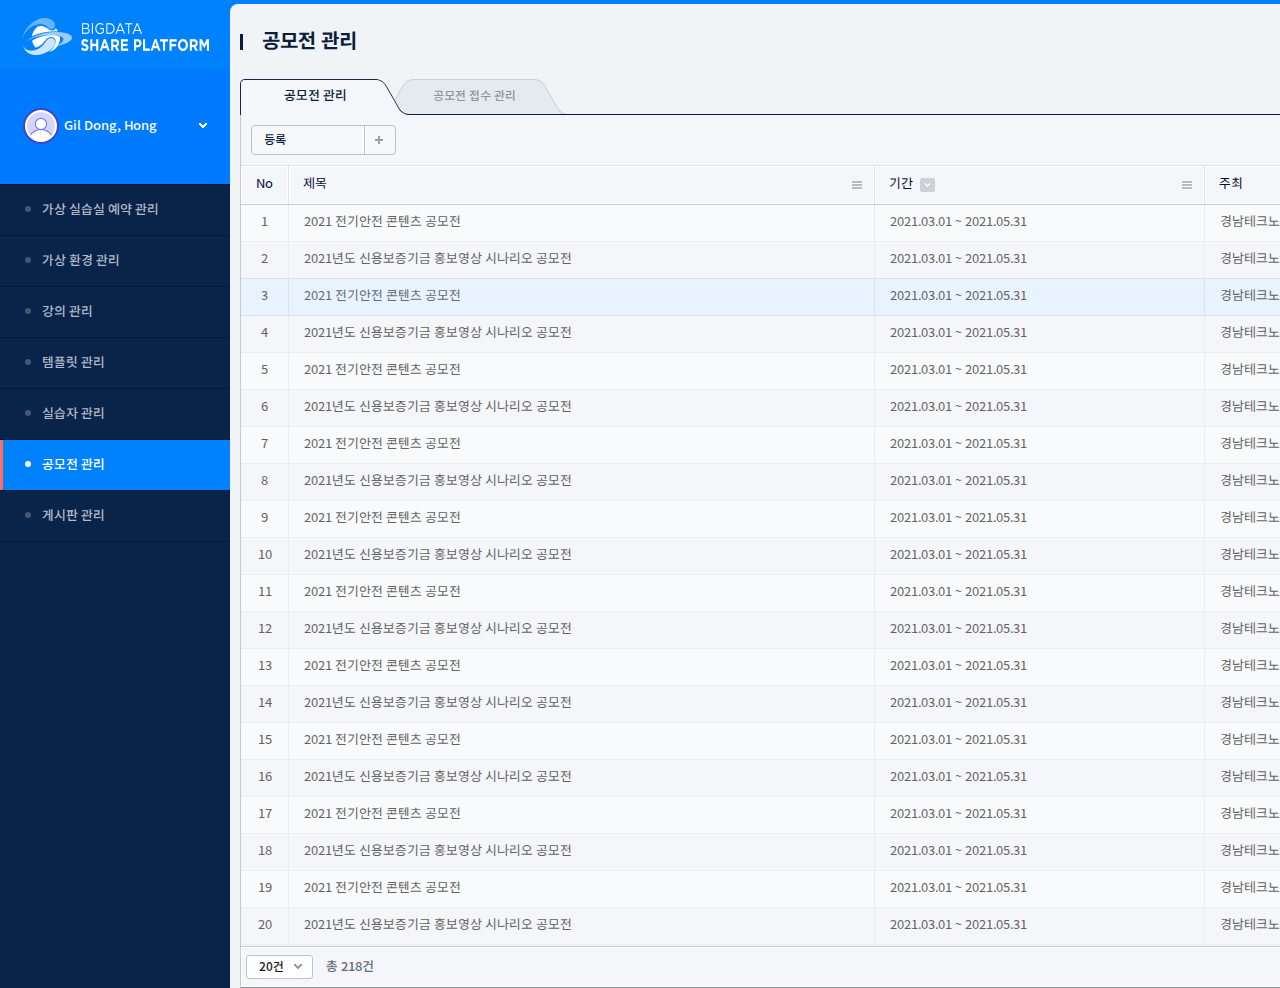
<file: src/contest/contest.html>
<!doctype html>
<html lang="ko">
<head>
  <title></title>
  <meta http-equiv="Content-Type" content="text/html;charset=utf-8">
  <meta http-equiv="Content-Type" content="text/javascript">
  <meta http-equiv="Content-Type" content="text/css">
  <meta name="Author" content="">
  <meta name="Keywords" content="">
  <meta name="Description" content="">
  <meta http-equiv="X-UA-Compatible" content="IE=edge">
  <meta name="viewport" content="width=device-width, user-scalable=no, initial-scale=1">

  <link rel="stylesheet" type="text/css" href="../../lib/css/selectric.css">
  <link rel="stylesheet" type="text/css" href="../../lib/css/jquery-ui.css">
  <link rel="stylesheet" type="text/css" href="../../lib/scss/main.css">

  <script src="../../lib/js/jquery-1.9.1.min.js"></script>
  <script src="../../lib/js/jquery-ui.min.js"></script>
  <script src="../../lib/js/jquery.selectric.min.js"></script>
</head>
<body>
<div class="wrap">
  <div class="sidebar">
    <h1 class="sidebar_logo"><a href="../../index.html"><img src="../../lib/images/sidebar/sidebar_logo.png" alt="GNTP"></a></h1>
    <div class="sidebar_cont">
      <div class="sidebar_user js_dropdown">
        <div class="sidebar_user_profile"><!--<img src="#" alt="">--></div>
        <button type="button" class="sidebar_user_btn js_dropdown_btn">Gil Dong, Hong</button>
        <div class="sidebar_user_menu js_dropdown_list">
          <ul>
            <li><a href="https://mtxted.github.io/gntp/index.html" target="_blank">포탈 바로가기</a></li>
            <li><a href="../push.html">알림 보기</a></li>
          </ul>
          <button type="button">Logout</button>
        </div><!-- //sidebar_user_menu -->
      </div>
    </div>

    <nav>
      <ul class="sidebar_nav js_nav">
        <li><a href="../reservation/vm_reservation.html">가상 실습실 예약 관리</a></li>
        <li><a href="../environment/vm_environment.html">가상 환경 관리</a></li>
        <li><a href="../lecture/lecture.html">강의 관리</a></li>
        <li><a href="../template/template.html">템플릿 관리</a></li>
        <li><a href="../trainee/trainee.html">실습자 관리</a></li>
        <li class="on"><a href="../contest/contest.html">공모전 관리</a></li>
        <li><a href="../board/board.html">게시판 관리</a></li>
      </ul>
    </nav>
  </div>
  <div class="main">
    <div class="top_toast">
      <div class="top_toast_item" style="display:none">
        <div class="top_toast_inner">
          <p>경고 및 알림이 들어갑니다. 경고 및 알림이 들어갑니다. 경고 및 알림이 들어갑니다. 경고 및 알림이 들어갑니다.<br>경고 및 알림이 들어갑니다. 경고 및 알림이 들어갑니다.</p>
        </div>
        <button type="button" class="top_toast_close"><span class="ico_close">Close</span></button>
      </div><!-- //top_toast_item -->

      <div class="top_toast_item" style="display:none">
        <div class="top_toast_inner">
          <p>경고 및 알림이 들어갑니다. 경고 및 알림이 들어갑니다.<br>경고 및 알림이 들어갑니다. 경고 및 알림이 들어갑니다.<br>경고 및 알림이 들어갑니다. 경고 및 알림이 들어갑니다. 경고 및 알림이 들어갑니다. 경고 및 알림이 들어갑니다.<br>경고 및 알림이 들어갑니다. 경고 및 알림이 들어갑니다. 경고 및 알림이 들어갑니다.</p>
        </div>
        <button type="button" class="top_toast_close"><span class="ico_close">Close</span></button>
      </div><!-- //top_toast_item -->

      <div class="top_toast_item" style="display:block">
        <div class="top_toast_inner">
          <p>경고 및 알림이 들어갑니다. 경고 및 알림이 들어갑니다.</p>
        </div>
        <button type="button" class="top_toast_close"><span class="ico_close">Close</span></button>
      </div><!-- //top_toast_item -->

      <div class="count">8</div>
    </div>
    <div class="top_option">

    </div><!-- //top_option -->

    <div class="container">
      <div class="container_row">
        <div class="top_title">
          <h2 class="current">공모전 관리</h2>
        </div>
      </div><!-- //container_row -->

      <div class="container_row">
        <div class="top_tab js_tab">
          <a href="contest.html" class="on"><span>공모전 관리</span></a>
          <a href="contest_ctrl.html"><span>공모전 접수 관리</span></a>
        </div>
      </div><!-- //container_row -->

      <div class="container_row">
        <div class="content">
          <div class="tb_ctrl">
            <div class="tb_ctrl_btns">
              <button type="button" class="btn_ctrl submit create_vm" ><span class="ico_txt add">등록</span></button>
            </div>

            <div class="tb_ctrl_search">
              <div class="select_wrap">
                <input type="search">
                <button type="submit" class="btn_search"><span class="ico_ir search">Search</span></button>
              </div>
              <button type="button" class="btn_border"><span class="ico_ir refresh">Refresh</span></button>
            </div>
          </div>
          <div class="tb_wrap">
            <table class="tb_grid">
              <thead>
              <tr>
                <th class="th_check">No</th>
                <th class="">제목
                  <div class="table_button_wrap">
                    <button type="button" class="table_button">Button</button>
                    <input type="text" class="table_button_input" placeholder="제목" style="display: none;">
                  </div>
                </th>
                <th class="">
                  <div class="sort_wrap">기간
                    <div class="sort_btns">
                      <button type="button" class="btn_sort asc js_btn_sort">Asc</button>
                      <button type="button" class="btn_sort desc js_btn_sort on">Desc</button>
                    </div><!-- //sort_btns -->
                  </div><!-- //sort_wrap -->
                  <div class="table_button_wrap">
                    <button type="button" class="table_button">Button</button>
                    <input type="text" class="table_button_input" placeholder="기간" style="display: none;">
                    <img src="../../lib/images/ico/table_button_calendar.png" alt="" class="table_button_calendar" style="display: none;">
                  </div>
                </th>
                <th class="">주최
                  <div class="table_button_wrap">
                    <button type="button" class="table_button">Button</button>
                    <input type="text" class="table_button_input" placeholder="주최" style="display: none;">
                  </div>
                </th>
              </tr>
              </thead>
              <tbody>
              <tr>
                <td>1</td>
                <td class="td_al_left">2021 전기안전 콘텐츠 공모전</td>
                <td class="td_al_left">2021.03.01 ~ 2021.05.31</td>
                <td class="td_al_left">경남테크노파크</td>
              </tr>

              <tr>
                <td>2</td>
                <td class="td_al_left">2021년도 신용보증기금 홍보영상 시나리오 공모전</td>
                <td class="td_al_left">2021.03.01 ~ 2021.05.31</td>
                <td class="td_al_left">경남테크노파크</td>
              </tr>

              <tr class="on">
                <td>3</td>
                <td class="td_al_left"><a href="javascript:void(0)" class="pop_detail_view">2021 전기안전 콘텐츠 공모전</a></td>
                <td class="td_al_left">2021.03.01 ~ 2021.05.31</td>
                <td class="td_al_left">경남테크노파크</td>
              </tr>

              <tr>
                <td>4</td>
                <td class="td_al_left">2021년도 신용보증기금 홍보영상 시나리오 공모전</td>
                <td class="td_al_left">2021.03.01 ~ 2021.05.31</td>
                <td class="td_al_left">경남테크노파크</td>
              </tr>

              <tr>
                <td>5</td>
                <td class="td_al_left">2021 전기안전 콘텐츠 공모전</td>
                <td class="td_al_left">2021.03.01 ~ 2021.05.31</td>
                <td class="td_al_left">경남테크노파크</td>
              </tr>

              <tr>
                <td>6</td>
                <td class="td_al_left">2021년도 신용보증기금 홍보영상 시나리오 공모전</td>
                <td class="td_al_left">2021.03.01 ~ 2021.05.31</td>
                <td class="td_al_left">경남테크노파크</td>
              </tr>

              <tr>
                <td>7</td>
                <td class="td_al_left">2021 전기안전 콘텐츠 공모전</td>
                <td class="td_al_left">2021.03.01 ~ 2021.05.31</td>
                <td class="td_al_left">경남테크노파크</td>
              </tr>

              <tr>
                <td>8</td>
                <td class="td_al_left">2021년도 신용보증기금 홍보영상 시나리오 공모전</td>
                <td class="td_al_left">2021.03.01 ~ 2021.05.31</td>
                <td class="td_al_left">경남테크노파크</td>
              </tr>

              <tr>
                <td>9</td>
                <td class="td_al_left">2021 전기안전 콘텐츠 공모전</td>
                <td class="td_al_left">2021.03.01 ~ 2021.05.31</td>
                <td class="td_al_left">경남테크노파크</td>
              </tr>

              <tr>
                <td>10</td>
                <td class="td_al_left">2021년도 신용보증기금 홍보영상 시나리오 공모전</td>
                <td class="td_al_left">2021.03.01 ~ 2021.05.31</td>
                <td class="td_al_left">경남테크노파크</td>
              </tr>

              <tr>
                <td>11</td>
                <td class="td_al_left">2021 전기안전 콘텐츠 공모전</td>
                <td class="td_al_left">2021.03.01 ~ 2021.05.31</td>
                <td class="td_al_left">경남테크노파크</td>
              </tr>

              <tr>
                <td>12</td>
                <td class="td_al_left">2021년도 신용보증기금 홍보영상 시나리오 공모전</td>
                <td class="td_al_left">2021.03.01 ~ 2021.05.31</td>
                <td class="td_al_left">경남테크노파크</td>
              </tr>

              <tr>
                <td>13</td>
                <td class="td_al_left">2021 전기안전 콘텐츠 공모전</td>
                <td class="td_al_left">2021.03.01 ~ 2021.05.31</td>
                <td class="td_al_left">경남테크노파크</td>
              </tr>

              <tr>
                <td>14</td>
                <td class="td_al_left">2021년도 신용보증기금 홍보영상 시나리오 공모전</td>
                <td class="td_al_left">2021.03.01 ~ 2021.05.31</td>
                <td class="td_al_left">경남테크노파크</td>
              </tr>

              <tr>
                <td>15</td>
                <td class="td_al_left">2021 전기안전 콘텐츠 공모전</td>
                <td class="td_al_left">2021.03.01 ~ 2021.05.31</td>
                <td class="td_al_left">경남테크노파크</td>
              </tr>

              <tr>
                <td>16</td>
                <td class="td_al_left">2021년도 신용보증기금 홍보영상 시나리오 공모전</td>
                <td class="td_al_left">2021.03.01 ~ 2021.05.31</td>
                <td class="td_al_left">경남테크노파크</td>
              </tr>

              <tr>
                <td>17</td>
                <td class="td_al_left">2021 전기안전 콘텐츠 공모전</td>
                <td class="td_al_left">2021.03.01 ~ 2021.05.31</td>
                <td class="td_al_left">경남테크노파크</td>
              </tr>

              <tr>
                <td>18</td>
                <td class="td_al_left">2021년도 신용보증기금 홍보영상 시나리오 공모전</td>
                <td class="td_al_left">2021.03.01 ~ 2021.05.31</td>
                <td class="td_al_left">경남테크노파크</td>
              </tr>

              <tr>
                <td>19</td>
                <td class="td_al_left">2021 전기안전 콘텐츠 공모전</td>
                <td class="td_al_left">2021.03.01 ~ 2021.05.31</td>
                <td class="td_al_left">경남테크노파크</td>
              </tr>

              <tr>
                <td>20</td>
                <td class="td_al_left">2021년도 신용보증기금 홍보영상 시나리오 공모전</td>
                <td class="td_al_left">2021.03.01 ~ 2021.05.31</td>
                <td class="td_al_left">경남테크노파크</td>
              </tr>
              </tbody>
            </table>

            <div class="pagenation_wrap">
              <div class="pagenation_select">
                <div class="select_wrap">
                  <select>
                    <option>20건</option>
                  </select>
                </div>
                <p class="pagenation_counter">총 218건</p>
              </div>
              <div class="pagenation_inner">
                <a href="#" class="pagenation_btn prev"><span>Prev</span></a>
                <div class="pagenation_current">
                  <span class="current">10</span>
                  <span>of 38</span>
                </div>
                <a href="#" class="pagenation_btn next"><span>Next</span></a>
              </div>
            </div><!-- //pagenation_wrap -->

          </div><!-- //tb_wrap -->
        </div>
      </div><!-- //container_row -->
    </div>
  </div>
</div>

<div class="pop_wrap ui-draggable ui-draggable-handle" id="popupLecCreate" style="width:795px;">
  <button type="button" class="btn_pop_close"><span class="ico_del">Close</span></button>
  <div class="pop_common">
    <div class="pop_tit">공모전 등록하기</div>
    <div class="pop_body">
      <div class="pop_cont pop_cont_scroll">
        <img src="../../lib/images/gntp/contest_pop.png" alt="">

      </div><!-- pop_cont -->
      <div class="pop_btns">
        <button type="button" class="btn_action">확인</button>
      </div>
    </div><!-- pop_body -->
  </div><!-- popup -->
</div><!-- popup -->

<div class="pop_wrap ui-draggable ui-draggable-handle" id="popupViewDetail" style="width:795px;">
  <button type="button" class="btn_pop_close"><span class="ico_del">Close</span></button>
  <div class="pop_common">
    <div class="pop_tit">상세보기</div>
    <div class="pop_modify_wrap">
      <button type="button" class="btn_modify">수정</button>
      <button type="button" class="btn_delete">삭제</button>
    </div>
    <div class="pop_body">
      <div class="pop_cont pop_cont_scroll">
        <img src="../../lib/images/gntp/popview_detail.png" alt="">

      </div><!-- pop_cont -->
      <div class="pop_btns">
        <button type="button" class="btn_action">확인</button>
      </div>
    </div><!-- pop_body -->
  </div><!-- popup -->
</div><!-- popup -->

<div class="pop_wrap ui-draggable ui-draggable-handle" id="popupContestModify" style="width:795px;">
  <button type="button" class="btn_pop_close"><span class="ico_del">Close</span></button>
  <div class="pop_common">
    <div class="pop_tit">수정하기</div>
    <div class="pop_modify_wrap">
      <button type="button" class="btn_modify">수정</button>
      <button type="button" class="btn_delete">삭제</button>
    </div>
    <div class="pop_body">
      <div class="pop_cont pop_cont_scroll">
        <img src="../../lib/images/gntp/popview_modify.png" alt="">

      </div><!-- pop_cont -->
      <div class="pop_btns">
        <button type="button" class="btn_action">확인</button>
      </div>
    </div><!-- pop_body -->
  </div><!-- popup -->
</div><!-- popup -->

<div class="pop_wrap ui-draggable ui-draggable-handle pop_chk pop_lec" id="popupVMCreateComp" style="width:350px;">
  <div class="pop_common">
    <div class="pop_body">
      <div class="pop_cont pop_cont_scroll">
        <p class="vmchk_txt">등록하시겠습니까?</p>
      </div><!-- pop_cont -->
      <div class="pop_btns">
        <button type="button" class="btn_action">취소</button>
        <button type="button" class="btn_action">확인</button>
      </div>
    </div><!-- pop_body -->
  </div><!-- popup -->
</div><!-- popup -->

<div class="pop_wrap ui-draggable ui-draggable-handle pop_chk pop_modify" id="popupVMCreateComp" style="width:350px;">
  <div class="pop_common">
    <div class="pop_body">
      <div class="pop_cont pop_cont_scroll">
        <p class="vmchk_txt">수정하시겠습니까?</p>
      </div><!-- pop_cont -->
      <div class="pop_btns">
        <button type="button" class="btn_action">취소</button>
        <button type="button" class="btn_action">확인</button>
      </div>
    </div><!-- pop_body -->
  </div><!-- popup -->
</div><!-- popup -->

<div class="pop_wrap ui-draggable ui-draggable-handle pop_chk pop_delete" id="popupVMCreateChk" style="width:350px;">
  <div class="pop_common">
    <div class="pop_body">
      <div class="pop_cont pop_cont_scroll">
        <p class="vmchk_txt">삭제하시겠습니까?</p>
      </div><!-- pop_cont -->
      <div class="pop_btns">
        <button type="button" class="btn_action">취소</button>
        <button type="button" class="btn_action">확인</button>
      </div>
    </div><!-- pop_body -->
  </div><!-- popup -->
</div><!-- popup -->

<script src="../../lib/js/jquery.script.js"></script>

<script>
  $('.table_button').click(function(){
    $(this).siblings().show();
    $(this).siblings('.table_button_calendar').hide();
  });

  $('.table_button_input').click(function (){
    $(this).siblings().show();
  });

  $('.table_button_input').dblclick(function(){
    $(this).hide();
    $(this).siblings('.table_button_calendar').hide();
    $(this).siblings('.select_wrap').hide();
  });

  $('.table_button_calendar').dblclick(function(){
    $(this).siblings('.table_button_input').hide();
    $(this).hide();
    $(this).siblings('.select_wrap').hide();
  });

  $('.select_status').dblclick(function(){
    $(this).hide();
  });

  $('.create_vm').click(function(){
    $('#popupLecCreate').show();
  });

  $('.btn_modify').click(function(){
    $('#popupViewDetail').hide();
    $('#popupContestModify').show();
  });

  $('.contest_delete').click(function(){
    $('#popupVMCreateChk').show();
  });

  $('.btn_pop_close').click(function(){
    $('.pop_wrap').hide();
  });

  $('#popupLecCreate .btn_action').click(function(){
    $('#popupVMCreateComp').show();
  });

  $('.pop_chk .btn_action').click(function (){
    $('.pop_wrap').hide();
    $('.pop_chk').hide();
  })

  $('.pop_detail_view').click(function () {
    $('#popupViewDetail').show();
  })

  $('#popupViewDetail .btn_action').click(function (){
    $('.pop_wrap').hide();
    $('.pop_chk').hide();
  })

  $('#popupContestModify .btn_action').click(function () {
    $('.pop_modify').show();
  })

  $('.btn_delete').click(function () {
    $('.pop_delete').show();
  })

</script>
</body>
</html>
</file>
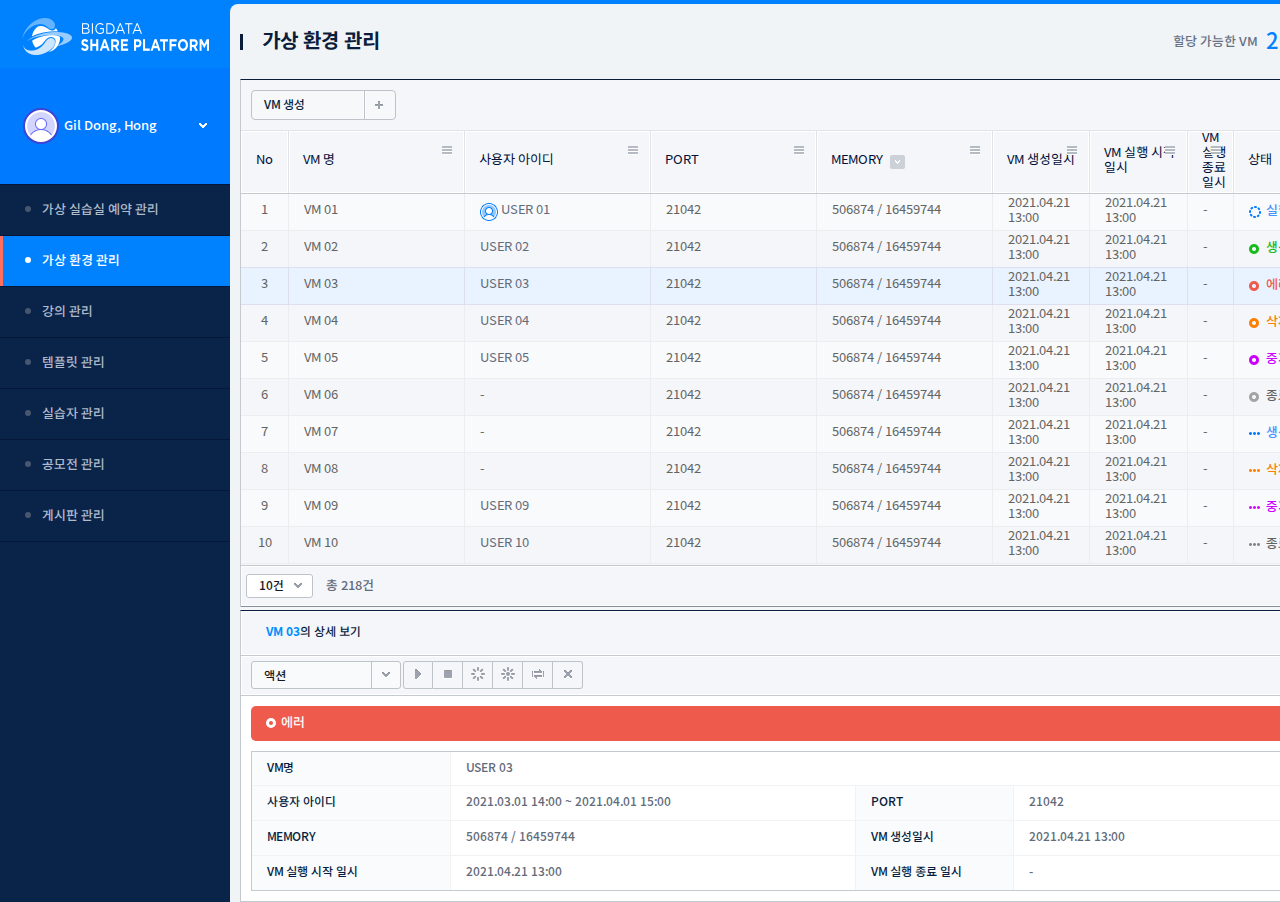
<file: src/environment/vm_environment.html>
<!doctype html>
<html lang="ko">
<head>
  <title></title>
  <meta http-equiv="Content-Type" content="text/html;charset=utf-8">
  <meta http-equiv="Content-Type" content="text/javascript">
  <meta http-equiv="Content-Type" content="text/css">
  <meta name="Author" content="">
  <meta name="Keywords" content="">
  <meta name="Description" content="">
  <meta http-equiv="X-UA-Compatible" content="IE=edge">
  <meta name="viewport" content="width=device-width, user-scalable=no, initial-scale=1">

  <link rel="stylesheet" type="text/css" href="../../lib/css/selectric.css">
  <link rel="stylesheet" type="text/css" href="../../lib/css/jquery-ui.css">
  <link rel="stylesheet" type="text/css" href="../../lib/scss/main.css">

  <script src="../../lib/js/jquery-1.9.1.min.js"></script>
  <script src="../../lib/js/jquery-ui.min.js"></script>
  <script src="../../lib/js/jquery.selectric.min.js"></script>
</head>
<body>
<div class="wrap">
  <div class="sidebar">
    <h1 class="sidebar_logo"><a href="../../index.html"><img src="../../lib/images/sidebar/sidebar_logo.png" alt="GNTP"></a></h1>
    <div class="sidebar_cont">
      <div class="sidebar_user js_dropdown">
        <div class="sidebar_user_profile"><!--<img src="#" alt="">--></div>
        <button type="button" class="sidebar_user_btn js_dropdown_btn">Gil Dong, Hong</button>
        <div class="sidebar_user_menu js_dropdown_list">
          <ul>
            <li><a href="https://mtxted.github.io/gntp/index.html" target="_blank">포탈 바로가기</a></li>
            <li><a href="../push.html">알림 보기</a></li>
          </ul>
          <button type="button">Logout</button>
        </div><!-- //sidebar_user_menu -->
      </div>
    </div>

    <nav>
      <ul class="sidebar_nav js_nav">
        <li><a href="../reservation/vm_reservation.html">가상 실습실 예약 관리</a></li>
        <li class="on"><a href="../environment/vm_environment.html">가상 환경 관리</a></li>
        <li><a href="../lecture/lecture.html">강의 관리</a></li>
        <li><a href="../template/template.html">템플릿 관리</a></li>
        <li><a href="../trainee/trainee.html">실습자 관리</a></li>
        <li><a href="../contest/contest.html">공모전 관리</a></li>
        <li><a href="../board/board.html">게시판 관리</a></li>
      </ul>
    </nav>
  </div>
  <div class="main">
    <div class="top_toast">
      <div class="top_toast_item" style="display:none">
        <div class="top_toast_inner">
          <p>경고 및 알림이 들어갑니다. 경고 및 알림이 들어갑니다. 경고 및 알림이 들어갑니다. 경고 및 알림이 들어갑니다.<br>경고 및 알림이 들어갑니다. 경고 및 알림이 들어갑니다.</p>
        </div>
        <button type="button" class="top_toast_close"><span class="ico_close">Close</span></button>
      </div><!-- //top_toast_item -->

      <div class="top_toast_item" style="display:none">
        <div class="top_toast_inner">
          <p>경고 및 알림이 들어갑니다. 경고 및 알림이 들어갑니다.<br>경고 및 알림이 들어갑니다. 경고 및 알림이 들어갑니다.<br>경고 및 알림이 들어갑니다. 경고 및 알림이 들어갑니다. 경고 및 알림이 들어갑니다. 경고 및 알림이 들어갑니다.<br>경고 및 알림이 들어갑니다. 경고 및 알림이 들어갑니다. 경고 및 알림이 들어갑니다.</p>
        </div>
        <button type="button" class="top_toast_close"><span class="ico_close">Close</span></button>
      </div><!-- //top_toast_item -->

      <div class="top_toast_item" style="display:block">
        <div class="top_toast_inner">
          <p>경고 및 알림이 들어갑니다. 경고 및 알림이 들어갑니다.</p>
        </div>
        <button type="button" class="top_toast_close"><span class="ico_close">Close</span></button>
      </div><!-- //top_toast_item -->

      <div class="count">8</div>
    </div>
    <div class="top_option">
      <ul>
        <li>할당 가능한 VM <span class="vm_01">20</span></li>
        <li>총 VM <span class="vm_02">40</span></li>
      </ul>
    </div><!-- //top_option -->

    <div class="container">
      <div class="container_row">
        <div class="top_title">
          <h2 class="current">가상 환경 관리</h2>
        </div>
      </div><!-- //container_row -->

      <div class="container_row">
        <div class="content">
          <div class="tb_ctrl">
            <div class="tb_ctrl_btns">
              <button type="button" class="btn_ctrl submit create_vm" ><span class="ico_txt add">VM 생성</span></button>
            </div>
            <div class="tb_ctrl_search">
              <div class="select_wrap">
                <input type="search">
                <button type="submit" class="btn_search"><span class="ico_ir search">Search</span></button>
              </div>
              <button type="button" class="btn_border"><span class="ico_ir refresh">Refresh</span></button>
            </div>
          </div>
          <div class="tb_wrap">
            <table class="tb_grid">
              <thead>
              <tr>
                <th class="th_check">No</th>
                <th class="th_vm_name">VM 명
                  <div class="table_button_wrap">
                    <button type="button" class="table_button">Button</button>
                    <input type="text" class="table_button_input" placeholder="VM 명" style="display: none;">
                  </div>
                </th>
                <th class="th_vm_id">사용자 아이디
                  <div class="table_button_wrap">
                    <button type="button" class="table_button">Button</button>
                    <input type="text" class="table_button_input" placeholder="사용자 아이디" style="display: none;">
                  </div>
                </th>
                <th class="th_vm_port">PORT
                  <div class="table_button_wrap">
                    <button type="button" class="table_button">Button</button>
                    <input type="text" class="table_button_input" placeholder="PORT" style="display: none;">
                  </div>
                </th>
                <th class="th_vm_name">
                  <div class="sort_wrap">MEMORY
                    <div class="sort_btns">
                      <button type="button" class="btn_sort asc js_btn_sort">Asc</button>
                      <button type="button" class="btn_sort desc js_btn_sort on">Desc</button>
                    </div><!-- //sort_btns -->
                  </div><!-- //sort_wrap -->

                  <div class="table_button_wrap">
                    <button type="button" class="table_button">Button</button>
                    <input type="text" class="table_button_input" placeholder="MEMORY" style="display: none;">
                  </div>
                </th>
                <th>VM 생성일시
                  <div class="table_button_wrap select">
                    <button type="button" class="table_button">Button</button>
                    <input type="text" class="table_button_input" placeholder="VM 생성일시" style="display: none;">
                    <img src="../../lib/images/ico/table_button_calendar.png" alt="" class="table_button_calendar" style="display: none;">
                    <div class="select_wrap" aria-disabled="true" style="display: none;">
                      <select>
                        <option>시 간</option>
                        <option>01:00</option>
                        <option>02:00</option>
                        <option>03:00</option>
                        <option>04:00</option>
                        <option>05:00</option>
                        <option>06:00</option>
                        <option>07:00</option>
                        <option>08:00</option>
                        <option>09:00</option>
                        <option>10:00</option>
                        <option>11:00</option>
                        <option>12:00</option>
                        <option>13:00</option>
                        <option>14:00</option>
                        <option>15:00</option>
                        <option>16:00</option>
                        <option>17:00</option>
                        <option>18:00</option>
                        <option>19:00</option>
                        <option>20:00</option>
                        <option>21:00</option>
                        <option>22:00</option>
                        <option>23:00</option>
                        <option>24:00</option>
                      </select>
                    </div>
                  </div>
                </th>
                <th>VM 실행 시작 일시
                  <div class="table_button_wrap select">
                    <button type="button" class="table_button">Button</button>
                    <input type="text" class="table_button_input" placeholder="VM 실행 시작 일시" style="display: none;">
                    <img src="../../lib/images/ico/table_button_calendar.png" alt="" class="table_button_calendar" style="display: none;">
                    <div class="select_wrap" aria-disabled="true" style="display: none;">
                      <select>
                        <option>시 간</option>
                        <option>01:00</option>
                        <option>02:00</option>
                        <option>03:00</option>
                        <option>04:00</option>
                        <option>05:00</option>
                        <option>06:00</option>
                        <option>07:00</option>
                        <option>08:00</option>
                        <option>09:00</option>
                        <option>10:00</option>
                        <option>11:00</option>
                        <option>12:00</option>
                        <option>13:00</option>
                        <option>14:00</option>
                        <option>15:00</option>
                        <option>16:00</option>
                        <option>17:00</option>
                        <option>18:00</option>
                        <option>19:00</option>
                        <option>20:00</option>
                        <option>21:00</option>
                        <option>22:00</option>
                        <option>23:00</option>
                        <option>24:00</option>
                      </select>
                    </div>
                  </div>
                </th>
                <th>VM 실행 종료 일시
                  <div class="table_button_wrap select">
                    <button type="button" class="table_button">Button</button>
                    <input type="text" class="table_button_input" placeholder="VM 실행 종료 일시" style="display: none;">
                    <img src="../../lib/images/ico/table_button_calendar.png" alt="" class="table_button_calendar" style="display: none;">
                    <div class="select_wrap" aria-disabled="true" style="display: none;">
                      <select>
                        <option>시 간</option>
                        <option>01:00</option>
                        <option>02:00</option>
                        <option>03:00</option>
                        <option>04:00</option>
                        <option>05:00</option>
                        <option>06:00</option>
                        <option>07:00</option>
                        <option>08:00</option>
                        <option>09:00</option>
                        <option>10:00</option>
                        <option>11:00</option>
                        <option>12:00</option>
                        <option>13:00</option>
                        <option>14:00</option>
                        <option>15:00</option>
                        <option>16:00</option>
                        <option>17:00</option>
                        <option>18:00</option>
                        <option>19:00</option>
                        <option>20:00</option>
                        <option>21:00</option>
                        <option>22:00</option>
                        <option>23:00</option>
                        <option>24:00</option>
                      </select>
                    </div>
                  </div>
                </th>
                <th class="th_status">상태
                  <div class="table_button_wrap select">
                    <button type="button" class="table_button">Button</button>
                    <div class="select_wrap select_status" aria-disabled="true" style="display: none;">
                      <select>
                        <option value="">전체</option>
                        <option value="">실행중</option>
                        <option value="">승인대기</option>
                        <option value="">연장대기</option>
                        <option value="">승인반려</option>
                        <option value="">만료</option>
                        <option value="">강제중지</option>
                      </select>
                    </div>
                  </div>
                </th>
              </tr>
              </thead>
              <tbody>
              <tr>
                <td>1</td>
                <td class="td_al_left">VM 01</td>
                <td class="td_al_left"><a href="#"><img src="../../lib/images/ico/ico_vm_env_user.png" alt="" style="vertical-align: text-top"> USER 01</a></td>
                <td class="td_al_left">21042</td>
                <td class="td_al_left">506874 / 16459744</td>
                <td class="td_al_left">2021.04.21 13:00</td>
                <td class="td_al_left">2021.04.21 13:00</td>
                <td class="td_al_left">-</td>
                <td><span class="ico_status g11">실행중</span></td>
              </tr>

              <tr>
                <td>2</td>
                <td class="td_al_left">VM 02</td>
                <td class="td_al_left"><a href="#">USER 02</a></td>
                <td class="td_al_left">21042</td>
                <td class="td_al_left">506874 / 16459744</td>
                <td class="td_al_left">2021.04.21 13:00</td>
                <td class="td_al_left">2021.04.21 13:00</td>
                <td class="td_al_left">-</td>
                <td><span class="ico_status g2">생성</span></td>
              </tr>

              <tr class="on">
                <td>3</td>
                <td class="td_al_left">VM 03</td>
                <td class="td_al_left"><a href="#">USER 03</a></td>
                <td class="td_al_left">21042</td>
                <td class="td_al_left">506874 / 16459744</td>
                <td class="td_al_left">2021.04.21 13:00</td>
                <td class="td_al_left">2021.04.21 13:00</td>
                <td class="td_al_left">-</td>
                <td><span class="ico_status g3">에러</span></td>
              </tr>

              <tr>
                <td>4</td>
                <td class="td_al_left">VM 04</td>
                <td class="td_al_left"><a href="#">USER 04</a></td>
                <td class="td_al_left">21042</td>
                <td class="td_al_left">506874 / 16459744</td>
                <td class="td_al_left">2021.04.21 13:00</td>
                <td class="td_al_left">2021.04.21 13:00</td>
                <td class="td_al_left">-</td>
                <td><span class="ico_status g5">삭제</span></td>
              </tr>

              <tr>
                <td>5</td>
                <td class="td_al_left">VM 05</td>
                <td class="td_al_left"><a href="#">USER 05</a></td>
                <td class="td_al_left">21042</td>
                <td class="td_al_left">506874 / 16459744</td>
                <td class="td_al_left">2021.04.21 13:00</td>
                <td class="td_al_left">2021.04.21 13:00</td>
                <td class="td_al_left">-</td>
                <td><span class="ico_status g4">중지</span></td>
              </tr>

              <tr>
                <td>6</td>
                <td class="td_al_left">VM 06</td>
                <td class="td_al_left">-</td>
                <td class="td_al_left">21042</td>
                <td class="td_al_left">506874 / 16459744</td>
                <td class="td_al_left">2021.04.21 13:00</td>
                <td class="td_al_left">2021.04.21 13:00</td>
                <td class="td_al_left">-</td>
                <td><span class="ico_status">종료</span></td>
              </tr>

              <tr>
                <td>7</td>
                <td class="td_al_left">VM 07</td>
                <td class="td_al_left">-</td>
                <td class="td_al_left">21042</td>
                <td class="td_al_left">506874 / 16459744</td>
                <td class="td_al_left">2021.04.21 13:00</td>
                <td class="td_al_left">2021.04.21 13:00</td>
                <td class="td_al_left">-</td>
                <td><span class="ico_status g12">생성중</span></td>
              </tr>

              <tr>
                <td>8</td>
                <td class="td_al_left">VM 08</td>
                <td class="td_al_left">-</td>
                <td class="td_al_left">21042</td>
                <td class="td_al_left">506874 / 16459744</td>
                <td class="td_al_left">2021.04.21 13:00</td>
                <td class="td_al_left">2021.04.21 13:00</td>
                <td class="td_al_left">-</td>
                <td><span class="ico_status g13">삭제중</span></td>
              </tr>

              <tr>
                <td>9</td>
                <td class="td_al_left">VM 09</td>
                <td class="td_al_left"><a href="#">USER 09</a></td>
                <td class="td_al_left">21042</td>
                <td class="td_al_left">506874 / 16459744</td>
                <td class="td_al_left">2021.04.21 13:00</td>
                <td class="td_al_left">2021.04.21 13:00</td>
                <td class="td_al_left">-</td>
                <td><span class="ico_status g14">중지중</span></td>
              </tr>

              <tr>
                <td>10</td>
                <td class="td_al_left">VM 10</td>
                <td class="td_al_left"><a href="#">USER 10</a></td>
                <td class="td_al_left">21042</td>
                <td class="td_al_left">506874 / 16459744</td>
                <td class="td_al_left">2021.04.21 13:00</td>
                <td class="td_al_left">2021.04.21 13:00</td>
                <td class="td_al_left">-</td>
                <td><span class="ico_status g15">종료중</span></td>
              </tr>

              </tbody>
            </table>

            <div class="pagenation_wrap">
              <div class="pagenation_select">
                <div class="select_wrap">
                  <select>
                    <option>10건</option>
                  </select>
                </div>
                <p class="pagenation_counter">총 218건</p>
              </div>
              <div class="pagenation_inner">
                <a href="#" class="pagenation_btn prev"><span>Prev</span></a>
                <div class="pagenation_current">
                  <span class="current">10</span>
                  <span>of 38</span>
                </div>
                <a href="#" class="pagenation_btn next"><span>Next</span></a>
              </div>
            </div><!-- //pagenation_wrap -->

          </div><!-- //tb_wrap -->

          <div class="list_detail_wrap">
            <div class="list_detail_tit">
              <span>VM 03</span>의 상세 보기
            </div>

            <div class="list_detail_choose">
              <div class="select_wrap list_detail_select clearfix" aria-disabled="true">
                <select>
                  <option value="">액션</option>
                  <option value="">Jupyter Notebook</option>
                  <option value="">터미널 접속정보</option>
                </select>
              </div>

              <div class="btn_list_wrap">
                <ul>
                  <li>
                    <button type="button" class="btn_01">실행</button>
                    <img src="../../lib/images/gntp/caption_01.png" alt="">
                  </li>
                  <li>
                    <button type="button" class="btn_02"></button>
                    <img src="../../lib/images/gntp/caption_02.png" alt="">
                  </li>
                  <li>
                    <button type="button" class="btn_03"></button>
                    <img src="../../lib/images/gntp/caption_03.png" alt="">
                  </li>
                  <li>
                    <button type="button" class="btn_04"></button>
                    <img src="../../lib/images/gntp/caption_04.png" alt="">
                  </li>
                  <li>
                    <button type="button" class="btn_05"></button>
                    <img src="../../lib/images/gntp/caption_05.png" alt="">
                  </li>
                  <li>
                    <button type="button" class="btn_06"></button>
                    <img src="../../lib/images/gntp/caption_06.png" alt="">
                  </li>
                </ul>
              </div>

              <div class="tb_ctrl list_detail_ctrl">
                <div class="tb_ctrl_search">
                  <button type="button" class="btn_border"><span class="ico_ir refresh">Refresh</span></button>
                </div>
              </div>
            </div>

            <div class="list_detail_contents">
              <div class="list_detail_status g3"><p>에러</p></div>
              <table class="tb_list_detail">
                <colgroup>
                  <col style="width:14%">
                  <col style="width:36%">
                  <col style="width:14%">
                  <col style="width:36%">
                </colgroup>
                <tr>
                  <th>VM명</th>
                  <td colspan="3">USER 03</td>
                </tr>
                <tr>
                  <th>사용자 아이디</th>
                  <td>2021.03.01 14:00 ~ 2021.04.01 15:00</td>
                  <th>PORT</th>
                  <td>21042</td>
                </tr>
                <tr>
                  <th>MEMORY</th>
                  <td>506874 / 16459744</td>
                  <th>VM 생성일시</th>
                  <td>2021.04.21  13:00</td>
                </tr>
                <tr>
                  <th>VM 실행 시작 일시</th>
                  <td>2021.04.21  13:00</td>
                  <th>VM 실행 종료 일시</th>
                  <td>-</td>
                </tr>
              </table>
            </div>
          </div>
        </div>
      </div><!-- //container_row -->


    </div>
  </div>
</div>

<div class="pop_wrap ui-draggable ui-draggable-handle" id="popupVMCreate" style="width:595px;">
  <button type="button" class="btn_pop_close"><span class="ico_del">Close</span></button>
  <div class="pop_common">
    <div class="pop_tit">VM 생성</div>
    <div class="pop_body">
      <div class="pop_cont pop_cont_scroll">
        <div class="vmcreate_wrap">
          <p class="vmcreate_tit">가상환경을 생성하시겠습니까?</p>
          <p class="vmcreate_txt">생성하실 VM의 갯수를 정해주세요. (할당가능한 VM 20 / 총 VM 40)</p>
        </div>

        <div class="popup_ctrl">
          <div class="progress_ctrl">
            <div class="progress_ctrl_btns left">
              <button type="button" class="btn_border">모두 선택</button>
            </div>
            <div class="progress_ctrl_value">
              <img src="../../lib/images/gntp/progress_ctrl.png" alt="">
            </div>
            <div class="progress_ctrl_btns">
              <button type="button" class="btn_border"><span class="ico_ir plus">Plus</span></button>
              <button type="button" class="btn_border"><span class="ico_ir minus">Minus</span></button>
            </div>
          </div>
        </div>

      </div><!-- pop_cont -->
      <div class="pop_btns">
        <button type="button" class="btn_action">확인</button>
      </div>
    </div><!-- pop_body -->
  </div><!-- popup -->
</div><!-- popup -->

<div class="pop_wrap ui-draggable ui-draggable-handle pop_chk" id="popupVMCreateChk" style="width:400px;">
  <div class="pop_common">
    <div class="pop_body">
      <div class="pop_cont pop_cont_scroll">
        <p class="vmchk_txt">가상환경(VM) <span>12</span>개를 생성하시겠습니까?</p>
      </div><!-- pop_cont -->
      <div class="pop_btns">
        <button type="button" class="btn_action">취소</button>
        <button type="button" class="btn_action">확인</button>
      </div>
    </div><!-- pop_body -->
  </div><!-- popup -->
</div><!-- popup -->


<script src="../../lib/js/jquery.script.js"></script>

<script>
  $('.table_button').click(function(){
    $(this).siblings().show();
    $(this).siblings('.table_button_calendar').hide();
  });

  $('.table_button_input').click(function (){
    $(this).siblings().show();
  });

  $('.table_button_input').dblclick(function(){
    $(this).hide();
    $(this).siblings('.table_button_calendar').hide();
    $(this).siblings('.select_wrap').hide();
  });

  $('.table_button_calendar').dblclick(function(){
    $(this).siblings('.table_button_input').hide();
    $(this).hide();
    $(this).siblings('.select_wrap').hide();
  });

  $('.select_status').dblclick(function(){
    $(this).hide();
  });

  $('.create_vm').click(function(){
    $('#popupVMCreate').show();
  });

  $('.btn_pop_close').click(function(){
    $('.pop_wrap').hide();
  });

  $('.btn_action').click(function(){
    $('#popupVMCreateChk').show();
  });

  $('.pop_chk .btn_action').click(function (){
    $('.pop_wrap').hide();
    $('.pop_chk').hide();
  });

  $('.list_detail_wrap .list_detail_choose .btn_list_wrap ul li').mouseenter(function (){
    $(this).children('img').show();
  });

  $('.list_detail_wrap .list_detail_choose .btn_list_wrap ul li').mouseleave(function (){
    $(this).children('img').hide();
  });

</script>
</body>
</html>
</file>
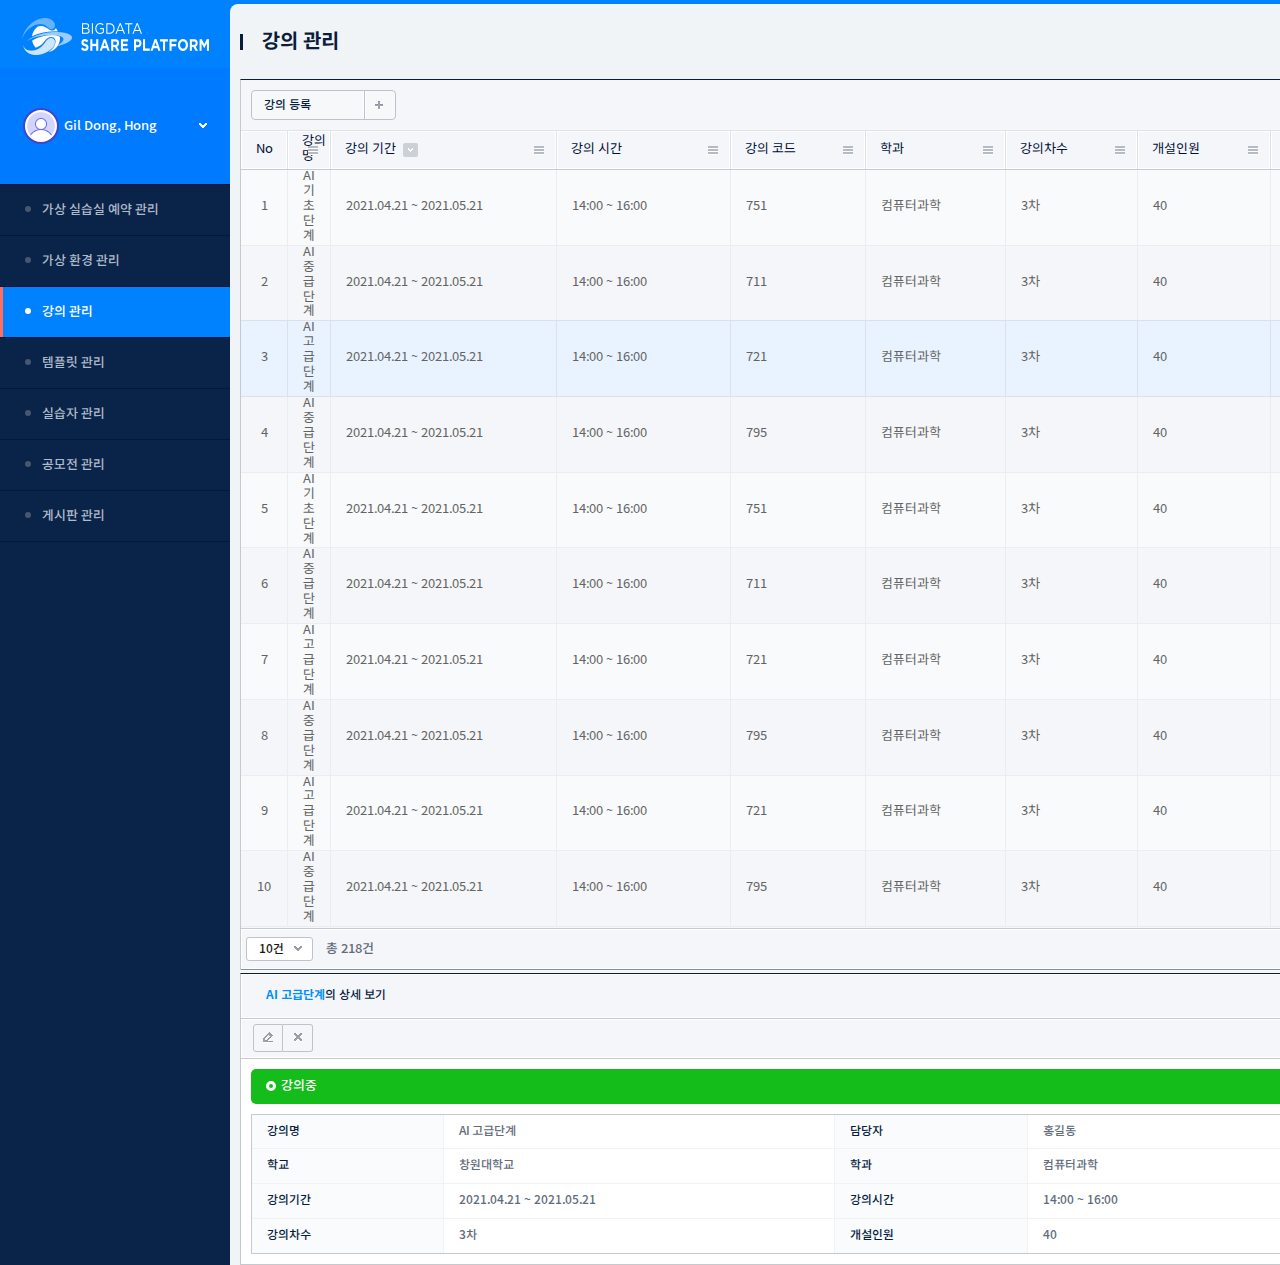
<file: src/lecture/lecture.html>
<!doctype html>
<html lang="ko">
<head>
  <title></title>
  <meta http-equiv="Content-Type" content="text/html;charset=utf-8">
  <meta http-equiv="Content-Type" content="text/javascript">
  <meta http-equiv="Content-Type" content="text/css">
  <meta name="Author" content="">
  <meta name="Keywords" content="">
  <meta name="Description" content="">
  <meta http-equiv="X-UA-Compatible" content="IE=edge">
  <meta name="viewport" content="width=device-width, user-scalable=no, initial-scale=1">

  <link rel="stylesheet" type="text/css" href="../../lib/css/selectric.css">
  <link rel="stylesheet" type="text/css" href="../../lib/css/jquery-ui.css">
  <link rel="stylesheet" type="text/css" href="../../lib/scss/main.css">

  <script src="../../lib/js/jquery-1.9.1.min.js"></script>
  <script src="../../lib/js/jquery-ui.min.js"></script>
  <script src="../../lib/js/jquery.selectric.min.js"></script>
</head>
<body>
<div class="wrap">
  <div class="sidebar">
    <h1 class="sidebar_logo"><a href="../../index.html"><img src="../../lib/images/sidebar/sidebar_logo.png" alt="GNTP"></a></h1>
    <div class="sidebar_cont">
      <div class="sidebar_user js_dropdown">
        <div class="sidebar_user_profile"><!--<img src="#" alt="">--></div>
        <button type="button" class="sidebar_user_btn js_dropdown_btn">Gil Dong, Hong</button>
        <div class="sidebar_user_menu js_dropdown_list">
          <ul>
            <li><a href="https://mtxted.github.io/gntp/index.html" target="_blank">포탈 바로가기</a></li>
            <li><a href="../push.html">알림 보기</a></li>
          </ul>
          <button type="button">Logout</button>
        </div><!-- //sidebar_user_menu -->
      </div>
    </div>

    <nav>
      <ul class="sidebar_nav js_nav">
        <li><a href="../reservation/vm_reservation.html">가상 실습실 예약 관리</a></li>
        <li><a href="../environment/vm_environment.html">가상 환경 관리</a></li>
        <li class="on"><a href="../lecture/lecture.html">강의 관리</a></li>
        <li><a href="../template/template.html">템플릿 관리</a></li>
        <li><a href="../trainee/trainee.html">실습자 관리</a></li>
        <li><a href="../contest/contest.html">공모전 관리</a></li>
        <li><a href="../board/board.html">게시판 관리</a></li>
      </ul>
    </nav>
  </div>
  <div class="main">
    <div class="top_toast">
      <div class="top_toast_item" style="display:none">
        <div class="top_toast_inner">
          <p>경고 및 알림이 들어갑니다. 경고 및 알림이 들어갑니다. 경고 및 알림이 들어갑니다. 경고 및 알림이 들어갑니다.<br>경고 및 알림이 들어갑니다. 경고 및 알림이 들어갑니다.</p>
        </div>
        <button type="button" class="top_toast_close"><span class="ico_close">Close</span></button>
      </div><!-- //top_toast_item -->

      <div class="top_toast_item" style="display:none">
        <div class="top_toast_inner">
          <p>경고 및 알림이 들어갑니다. 경고 및 알림이 들어갑니다.<br>경고 및 알림이 들어갑니다. 경고 및 알림이 들어갑니다.<br>경고 및 알림이 들어갑니다. 경고 및 알림이 들어갑니다. 경고 및 알림이 들어갑니다. 경고 및 알림이 들어갑니다.<br>경고 및 알림이 들어갑니다. 경고 및 알림이 들어갑니다. 경고 및 알림이 들어갑니다.</p>
        </div>
        <button type="button" class="top_toast_close"><span class="ico_close">Close</span></button>
      </div><!-- //top_toast_item -->

      <div class="top_toast_item" style="display:block">
        <div class="top_toast_inner">
          <p>경고 및 알림이 들어갑니다. 경고 및 알림이 들어갑니다.</p>
        </div>
        <button type="button" class="top_toast_close"><span class="ico_close">Close</span></button>
      </div><!-- //top_toast_item -->

      <div class="count">8</div>
    </div>
    <div class="top_option">

    </div><!-- //top_option -->

    <div class="container">
      <div class="container_row">
        <div class="top_title">
          <h2 class="current">강의 관리</h2>
        </div>
      </div><!-- //container_row -->

      <div class="container_row">
        <div class="content">
          <div class="tb_ctrl">
            <div class="tb_ctrl_btns">
              <button type="button" class="btn_ctrl submit create_lecture" ><span class="ico_txt add">강의 등록</span></button>
            </div>
            <div class="tb_ctrl_search">
              <div class="select_wrap">
                <input type="search">
                <button type="submit" class="btn_search"><span class="ico_ir search">Search</span></button>
              </div>
              <button type="button" class="btn_border"><span class="ico_ir refresh">Refresh</span></button>
            </div>
          </div>
          <div class="tb_wrap">
            <table class="tb_grid">
              <thead>
              <tr>
                <th class="th_check">No</th>
                <th class="">강의명
                  <div class="table_button_wrap">
                    <button type="button" class="table_button">Button</button>
                    <input type="text" class="table_button_input" placeholder="강의명" style="display: none;">
                  </div>
                </th>
                <th class="th_lec_period">
                  <div class="sort_wrap">강의 기간
                    <div class="sort_btns">
                      <button type="button" class="btn_sort asc js_btn_sort">Asc</button>
                      <button type="button" class="btn_sort desc js_btn_sort on">Desc</button>
                    </div><!-- //sort_btns -->
                  </div><!-- //sort_wrap -->

                  <div class="table_button_wrap">
                    <button type="button" class="table_button">Button</button>
                    <input type="text" class="table_button_input" placeholder="강의 기간" style="display: none;">
                    <img src="../../lib/images/ico/table_button_calendar.png" alt="" class="table_button_calendar" style="display: none;">
                  </div>
                </th>
                <th class="th_step">강의 시간
                  <div class="table_button_wrap">
                    <button type="button" class="table_button">Button</button>
                    <div class="select_wrap lec_time_01 select_status" aria-disabled="true" style="display: none;">
                      <select>
                        <option>시작시간</option>
                        <option>01:00</option>
                        <option>02:00</option>
                        <option>03:00</option>
                        <option>04:00</option>
                        <option>05:00</option>
                        <option>06:00</option>
                      </select>
                    </div>

                    <div class="select_wrap lec_time_02 select_status" aria-disabled="true" style="display: none;">
                      <select>
                        <option>종료시간</option>
                        <option>01:00</option>
                        <option>02:00</option>
                        <option>03:00</option>
                        <option>04:00</option>
                        <option>05:00</option>
                        <option>06:00</option>
                      </select>
                    </div>
                  </div>
                </th>
                <th class="th_vm_port">강의 코드
                  <div class="table_button_wrap">
                    <button type="button" class="table_button">Button</button>
                    <input type="text" class="table_button_input" placeholder="강의코드" style="display: none;">
                  </div>
                </th>
                <th class="th_vm_name">학과
                  <div class="table_button_wrap select">
                    <button type="button" class="table_button">Button</button>
                    <input type="text" class="table_button_input" placeholder="학과" style="display: none; left:-148px !important;">
                  </div>
                </th>
                <th class="th_vm_port">강의차수
                  <div class="table_button_wrap">
                    <button type="button" class="table_button">Button</button>
                    <div class="select_wrap lec_time_01 select_status" aria-disabled="true" style="display: none; left: -87px !important;">
                      <select>
                        <option>강의차수</option>
                        <option>1차</option>
                        <option>2차</option>
                        <option>3차</option>
                        <option>4차</option>
                        <option>5차</option>
                        <option>6차</option>
                      </select>
                    </div>
                  </div>
                </th>
                <th class="th_vm_port">개설인원
                  <div class="table_button_wrap">
                    <button type="button" class="table_button">Button</button>
                    <div class="select_wrap lec_time_01 select_status" aria-disabled="true" style="display: none; left: -50px !important;">
                      <select>
                        <option>1</option>
                        <option>2</option>
                        <option>3</option>
                        <option>4</option>
                        <option>5</option>
                        <option>6</option>
                        <option>40</option>
                      </select>
                    </div>
                  </div>
                </th>
                <th class="th_status">상태
                  <div class="table_button_wrap select">
                    <button type="button" class="table_button">Button</button>
                    <div class="select_wrap select_status" aria-disabled="true" style="display: none;">
                      <select>
                        <option value="">전체</option>
                        <option value="">강의중</option>
                        <option value="">강의예정</option>
                        <option value="">종강</option>
                      </select>
                    </div>
                  </div>
                </th>
              </tr>
              </thead>
              <tbody>
              <tr>
                <td>1</td>
                <td class="td_al_left">AI 기초단계</td>
                <td class="td_al_left">2021.04.21 ~ 2021.05.21</td>
                <td class="td_al_left">14:00 ~ 16:00</td>
                <td class="td_al_left">751</td>
                <td class="td_al_left">컴퓨터과학</td>
                <td class="td_al_left">3차</td>
                <td class="td_al_left">40</td>
                <td><span class="ico_status g2">강의중</span></td>
              </tr>

              <tr>
                <td>2</td>
                <td class="td_al_left">AI 중급단계</td>
                <td class="td_al_left">2021.04.21 ~ 2021.05.21</td>
                <td class="td_al_left">14:00 ~ 16:00</td>
                <td class="td_al_left">711</td>
                <td class="td_al_left">컴퓨터과학</td>
                <td class="td_al_left">3차</td>
                <td class="td_al_left">40</td>
                <td><span class="ico_status g2">강의중</span></td>
              </tr>

              <tr class="on">
                <td>3</td>
                <td class="td_al_left">AI 고급단계</td>
                <td class="td_al_left">2021.04.21 ~ 2021.05.21</td>
                <td class="td_al_left">14:00 ~ 16:00</td>
                <td class="td_al_left">721</td>
                <td class="td_al_left">컴퓨터과학</td>
                <td class="td_al_left">3차</td>
                <td class="td_al_left">40</td>
                <td><span class="ico_status g2">강의중</span></td>
              </tr>

              <tr>
                <td>4</td>
                <td class="td_al_left">AI 중급단계</td>
                <td class="td_al_left">2021.04.21 ~ 2021.05.21</td>
                <td class="td_al_left">14:00 ~ 16:00</td>
                <td class="td_al_left">795</td>
                <td class="td_al_left">컴퓨터과학</td>
                <td class="td_al_left">3차</td>
                <td class="td_al_left">40</td>
                <td><span class="ico_status">종강</span></td>
              </tr>

              <tr>
                <td>5</td>
                <td class="td_al_left">AI 기초단계</td>
                <td class="td_al_left">2021.04.21 ~ 2021.05.21</td>
                <td class="td_al_left">14:00 ~ 16:00</td>
                <td class="td_al_left">751</td>
                <td class="td_al_left">컴퓨터과학</td>
                <td class="td_al_left">3차</td>
                <td class="td_al_left">40</td>
                <td><span class="ico_status g5">강의예정</span></td>
              </tr>

              <tr>
                <td>6</td>
                <td class="td_al_left">AI 중급단계</td>
                <td class="td_al_left">2021.04.21 ~ 2021.05.21</td>
                <td class="td_al_left">14:00 ~ 16:00</td>
                <td class="td_al_left">711</td>
                <td class="td_al_left">컴퓨터과학</td>
                <td class="td_al_left">3차</td>
                <td class="td_al_left">40</td>
                <td><span class="ico_status g5">강의예정</span></td>
              </tr>

              <tr>
                <td>7</td>
                <td class="td_al_left">AI 고급단계</td>
                <td class="td_al_left">2021.04.21 ~ 2021.05.21</td>
                <td class="td_al_left">14:00 ~ 16:00</td>
                <td class="td_al_left">721</td>
                <td class="td_al_left">컴퓨터과학</td>
                <td class="td_al_left">3차</td>
                <td class="td_al_left">40</td>
                <td><span class="ico_status g2">강의중</span></td>
              </tr>

              <tr>
                <td>8</td>
                <td class="td_al_left">AI 중급단계</td>
                <td class="td_al_left">2021.04.21 ~ 2021.05.21</td>
                <td class="td_al_left">14:00 ~ 16:00</td>
                <td class="td_al_left">795</td>
                <td class="td_al_left">컴퓨터과학</td>
                <td class="td_al_left">3차</td>
                <td class="td_al_left">40</td>
                <td><span class="ico_status">종강</span></td>
              </tr>

              <tr>
                <td>9</td>
                <td class="td_al_left">AI 고급단계</td>
                <td class="td_al_left">2021.04.21 ~ 2021.05.21</td>
                <td class="td_al_left">14:00 ~ 16:00</td>
                <td class="td_al_left">721</td>
                <td class="td_al_left">컴퓨터과학</td>
                <td class="td_al_left">3차</td>
                <td class="td_al_left">40</td>
                <td><span class="ico_status g2">강의중</span></td>
              </tr>

              <tr>
                <td>10</td>
                <td class="td_al_left">AI 중급단계</td>
                <td class="td_al_left">2021.04.21 ~ 2021.05.21</td>
                <td class="td_al_left">14:00 ~ 16:00</td>
                <td class="td_al_left">795</td>
                <td class="td_al_left">컴퓨터과학</td>
                <td class="td_al_left">3차</td>
                <td class="td_al_left">40</td>
                <td><span class="ico_status">종강</span></td>
              </tr>


              </tbody>
            </table>

            <div class="pagenation_wrap">
              <div class="pagenation_select">
                <div class="select_wrap">
                  <select>
                    <option>10건</option>
                  </select>
                </div>
                <p class="pagenation_counter">총 218건</p>
              </div>
              <div class="pagenation_inner">
                <a href="#" class="pagenation_btn prev"><span>Prev</span></a>
                <div class="pagenation_current">
                  <span class="current">10</span>
                  <span>of 38</span>
                </div>
                <a href="#" class="pagenation_btn next"><span>Next</span></a>
              </div>
            </div><!-- //pagenation_wrap -->

          </div><!-- //tb_wrap -->

          <div class="list_detail_wrap">
            <div class="list_detail_tit">
              <span>AI 고급단계</span>의 상세 보기
            </div>

            <div class="list_detail_choose">
              <div class="btn_list_wrap">
                <ul>
                  <li>
                    <button type="button" class="btn_07">수정</button>
                    <img src="../../lib/images/gntp/caption_07.png" alt="">
                  </li>
                  <li>
                    <button type="button" class="btn_08">삭제</button>
                    <img src="../../lib/images/gntp/caption_06.png" alt="">
                  </li>
                </ul>
              </div>

              <div class="tb_ctrl list_detail_ctrl">
                <div class="tb_ctrl_search">
                  <button type="button" class="btn_border"><span class="ico_ir refresh">Refresh</span></button>
                </div>
              </div>
            </div>

            <div class="list_detail_contents">
              <div class="list_detail_status g2"><p>강의중</p></div>
              <table class="tb_list_detail">
                <colgroup>
                  <col style="width:14%">
                  <col style="width:36%">
                  <col style="width:14%">
                  <col style="width:36%">
                </colgroup>
                <tr>
                  <th>강의명</th>
                  <td>AI 고급단계</td>
                  <th>담당자</th>
                  <td>홍길동</td>
                </tr>
                <tr>
                  <th>학교</th>
                  <td>창원대학교</td>
                  <th>학과</th>
                  <td>컴퓨터과학</td>
                </tr>
                <tr>
                  <th>강의기간</th>
                  <td>2021.04.21  ~  2021.05.21</td>
                  <th>강의시간</th>
                  <td>14:00  ~  16:00</td>
                </tr>
                <tr>
                  <th>강의차수</th>
                  <td>3차</td>
                  <th>개설인원</th>
                  <td>40</td>
                </tr>
              </table>
            </div>
          </div>
        </div>
      </div><!-- //container_row -->


    </div>
  </div>
</div>

<div class="pop_wrap ui-draggable ui-draggable-handle" id="popupLecCreate" style="width:650px;">
  <button type="button" class="btn_pop_close"><span class="ico_del">Close</span></button>
  <div class="pop_common">
    <div class="pop_tit">강의 등록</div>
    <div class="pop_body">
      <div class="pop_cont pop_cont_scroll">
        <img src="../../lib/images/gntp/create_lec_img.png" alt="">

      </div><!-- pop_cont -->
      <div class="pop_btns">
        <button type="button" class="btn_action">저장</button>
      </div>
    </div><!-- pop_body -->
  </div><!-- popup -->
</div><!-- popup -->

<div class="pop_wrap ui-draggable ui-draggable-handle pop_chk pop_lec" id="popupVMCreateChk" style="width:350px;">
  <div class="pop_common">
    <div class="pop_body">
      <div class="pop_cont pop_cont_scroll">
        <p class="vmchk_txt">강의를 등록하시겠습니까?</p>
      </div><!-- pop_cont -->
      <div class="pop_btns">
        <button type="button" class="btn_action">취소</button>
        <button type="button" class="btn_action">확인</button>
      </div>
    </div><!-- pop_body -->
  </div><!-- popup -->
</div><!-- popup -->

<div class="pop_wrap ui-draggable ui-draggable-handle pop_chk pop_del" id="popupVMCreateChk" style="width:350px;">
  <div class="pop_common">
    <div class="pop_body">
      <div class="pop_cont pop_cont_scroll">
        <p class="vmchk_txt">강의를 삭제하시겠습니까?</p>
      </div><!-- pop_cont -->
      <div class="pop_btns">
        <button type="button" class="btn_action">취소</button>
        <button type="button" class="btn_action">확인</button>
      </div>
    </div><!-- pop_body -->
  </div><!-- popup -->
</div><!-- popup -->

<div class="pop_wrap ui-draggable ui-draggable-handle" id="popupLecModify" style="width:650px;">
  <button type="button" class="btn_pop_close"><span class="ico_del">Close</span></button>
  <div class="pop_common">
    <div class="pop_tit">강의 수정</div>
    <div class="pop_body">
      <div class="pop_cont pop_cont_scroll">
        <img src="../../lib/images/gntp/create_lec_modify.png" alt="">

      </div><!-- pop_cont -->
      <div class="pop_btns">
        <button type="button" class="btn_action">저장</button>
      </div>
    </div><!-- pop_body -->
  </div><!-- popup -->
</div><!-- popup -->

<div class="pop_wrap ui-draggable ui-draggable-handle pop_chk pop_modify" id="popupLecModifyChk" style="width:350px;">
  <div class="pop_common">
    <div class="pop_body">
      <div class="pop_cont pop_cont_scroll">
        <p class="vmchk_txt">강의를 수정하시겠습니까?</p>
      </div><!-- pop_cont -->
      <div class="pop_btns">
        <button type="button" class="btn_action">취소</button>
        <button type="button" class="btn_action">확인</button>
      </div>
    </div><!-- pop_body -->
  </div><!-- popup -->
</div><!-- popup -->


<script src="../../lib/js/jquery.script.js"></script>

<script>
  $('.table_button').click(function(){
    $(this).siblings().show();
    $(this).siblings('.table_button_calendar').hide();
  });

  $('.table_button_input').click(function (){
    $(this).siblings().show();
  });

  $('.table_button_input').dblclick(function(){
    $(this).hide();
    $(this).siblings('.table_button_calendar').hide();
    $(this).siblings('.select_wrap').hide();
  });

  $('.table_button_calendar').dblclick(function(){
    $(this).siblings('.table_button_input').hide();
    $(this).hide();
    $(this).siblings('.select_wrap').hide();
  });

  $('.select_status').dblclick(function(){
    $(this).hide();
  });

  $('.create_lecture').click(function(){
    $('#popupLecCreate').show();
  });

  $('.btn_pop_close').click(function(){
    $('.pop_wrap').hide();
  });

  $('#popupLecCreate .btn_action').click(function(){
    $('#popupVMCreateChk').show();
  });

  $('.btn_08').click(function (){
    $('.pop_del').show();
  })

  $('.btn_07').click(function (){
    $('#popupLecModify').show();
  })

  $('#popupLecModify .btn_action').click(function(){
    $('#popupLecModifyChk').show();
  });

  $('.pop_chk .btn_action').click(function (){
    $('.pop_wrap').hide();
    $('.pop_chk').hide();
  });

  $('.list_detail_wrap .list_detail_choose .btn_list_wrap ul li').mouseenter(function (){
    $(this).children('img').show();
  });

  $('.list_detail_wrap .list_detail_choose .btn_list_wrap ul li').mouseleave(function (){
    $(this).children('img').hide();
  });
</script>
</body>
</html>
</file>
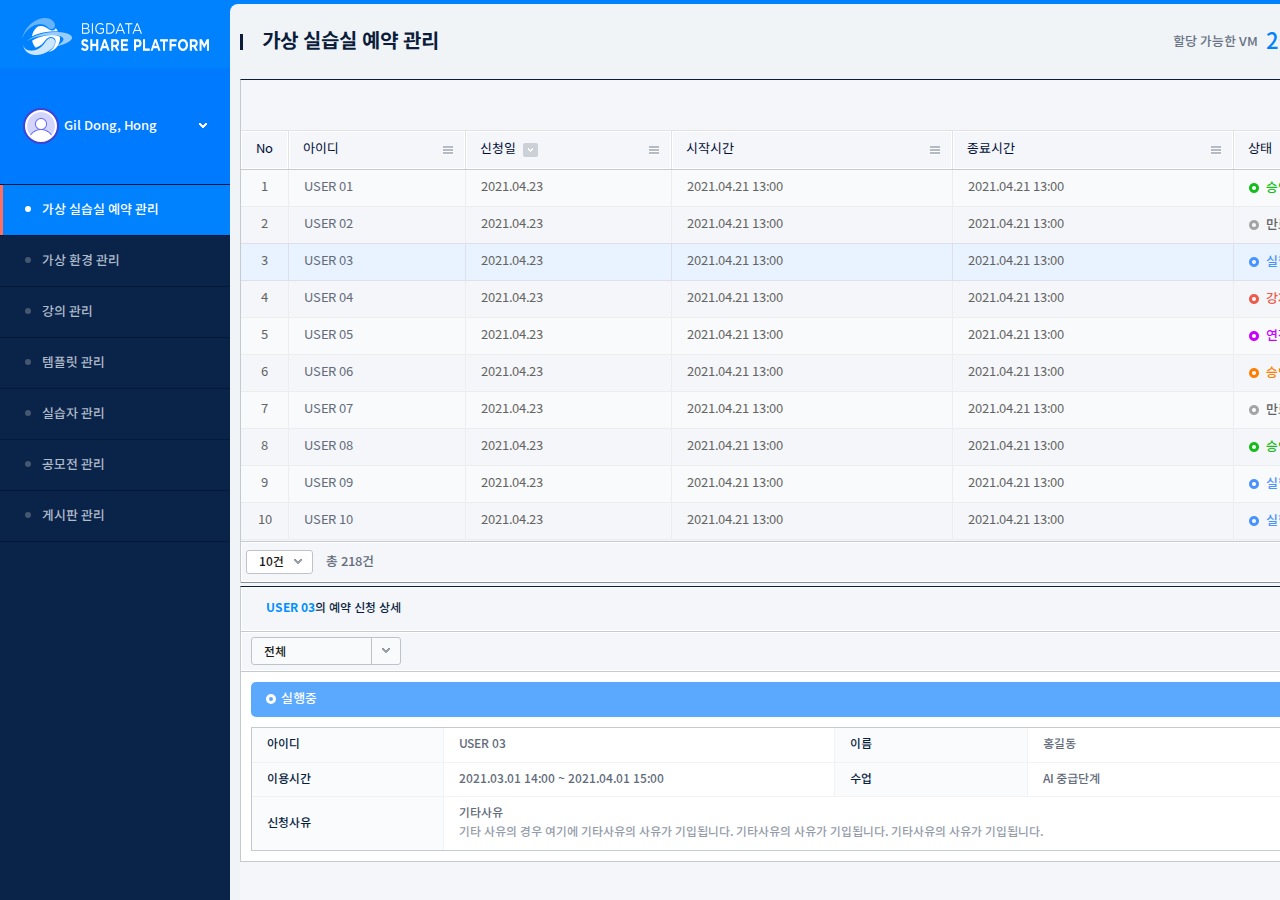
<file: src/reservation/vm_reservation.html>
<!doctype html>
<html lang="ko">
<head>
  <title></title>
  <meta http-equiv="Content-Type" content="text/html;charset=utf-8">
  <meta http-equiv="Content-Type" content="text/javascript">
  <meta http-equiv="Content-Type" content="text/css">
  <meta name="Author" content="">
  <meta name="Keywords" content="">
  <meta name="Description" content="">
  <meta http-equiv="X-UA-Compatible" content="IE=edge">
  <meta name="viewport" content="width=device-width, user-scalable=no, initial-scale=1">

  <link rel="stylesheet" type="text/css" href="../../lib/css/selectric.css">
  <link rel="stylesheet" type="text/css" href="../../lib/css/jquery-ui.css">
  <link rel="stylesheet" type="text/css" href="../../lib/scss/main.css">

  <script src="../../lib/js/jquery-1.9.1.min.js"></script>
  <script src="../../lib/js/jquery-ui.min.js"></script>
  <script src="../../lib/js/jquery.selectric.min.js"></script>
</head>
<body>
<div class="wrap">
  <div class="sidebar">
    <h1 class="sidebar_logo"><a href="../../index.html"><img src="../../lib/images/sidebar/sidebar_logo.png" alt="GNTP"></a></h1>
    <div class="sidebar_cont">
      <div class="sidebar_user js_dropdown">
        <div class="sidebar_user_profile"><!--<img src="#" alt="">--></div>
        <button type="button" class="sidebar_user_btn js_dropdown_btn">Gil Dong, Hong</button>
        <div class="sidebar_user_menu js_dropdown_list">
          <ul>
            <li><a href="https://mtxted.github.io/gntp/index.html" target="_blank">포탈 바로가기</a></li>
            <li><a href="../push.html">알림 보기</a></li>
          </ul>
          <button type="button">Logout</button>
        </div><!-- //sidebar_user_menu -->
      </div>
    </div>

    <nav>
      <ul class="sidebar_nav js_nav">
        <li class="on"><a href="../reservation/vm_reservation.html">가상 실습실 예약 관리</a></li>
        <li><a href="../environment/vm_environment.html">가상 환경 관리</a></li>
        <li><a href="../lecture/lecture.html">강의 관리</a></li>
        <li><a href="../template/template.html">템플릿 관리</a></li>
        <li><a href="../trainee/trainee.html">실습자 관리</a></li>
        <li><a href="../contest/contest.html">공모전 관리</a></li>
        <li><a href="../board/board.html">게시판 관리</a></li>
      </ul>
    </nav>
  </div>
  <div class="main">
    <div class="top_toast">
      <div class="top_toast_item" style="display:none">
        <div class="top_toast_inner">
          <p>경고 및 알림이 들어갑니다. 경고 및 알림이 들어갑니다. 경고 및 알림이 들어갑니다. 경고 및 알림이 들어갑니다.<br>경고 및 알림이 들어갑니다. 경고 및 알림이 들어갑니다.</p>
        </div>
        <button type="button" class="top_toast_close"><span class="ico_close">Close</span></button>
      </div><!-- //top_toast_item -->

      <div class="top_toast_item" style="display:none">
        <div class="top_toast_inner">
          <p>경고 및 알림이 들어갑니다. 경고 및 알림이 들어갑니다.<br>경고 및 알림이 들어갑니다. 경고 및 알림이 들어갑니다.<br>경고 및 알림이 들어갑니다. 경고 및 알림이 들어갑니다. 경고 및 알림이 들어갑니다. 경고 및 알림이 들어갑니다.<br>경고 및 알림이 들어갑니다. 경고 및 알림이 들어갑니다. 경고 및 알림이 들어갑니다.</p>
        </div>
        <button type="button" class="top_toast_close"><span class="ico_close">Close</span></button>
      </div><!-- //top_toast_item -->

      <div class="top_toast_item" style="display:block">
        <div class="top_toast_inner">
          <p>경고 및 알림이 들어갑니다. 경고 및 알림이 들어갑니다.</p>
        </div>
        <button type="button" class="top_toast_close"><span class="ico_close">Close</span></button>
      </div><!-- //top_toast_item -->

      <div class="count">8</div>
    </div>
    <div class="top_option">
      <ul>
        <li>할당 가능한 VM <span class="vm_01">20</span></li>
        <li>총 VM <span class="vm_02">40</span></li>
      </ul>
    </div><!-- //top_option -->

    <div class="container">
      <div class="container_row">
        <div class="top_title">
          <h2 class="current">가상 실습실 예약 관리</h2>
        </div>
      </div><!-- //container_row -->

      <div class="container_row">
        <div class="content">
          <div class="tb_ctrl">
<!--            <div class="tb_ctrl_btns">-->
<!--              <button type="button" class="btn_ctrl submit" onclick="location.href='build_create.html'"><span class="ico_txt add">CREATE</span></button>-->
<!--              <button type="button" class="btn_ctrl cancel"><span class="ico_txt del">DELETE</span></button>-->
<!--            </div>-->
            <div class="tb_ctrl_search">
              <div class="select_wrap">
                <input type="search">
                <button type="submit" class="btn_search"><span class="ico_ir search">Search</span></button>
              </div>
              <button type="button" class="btn_border"><span class="ico_ir refresh">Refresh</span></button>
            </div>
          </div>
          <div class="tb_wrap">
            <table class="tb_grid">
              <thead>
              <tr>
                <th class="th_check">No</th>
                <th class="">아이디
                  <div class="table_button_wrap">
                    <button type="button" class="table_button">Button</button>
                    <input type="text" class="table_button_input" placeholder="아이디" style="display: none;">
                  </div>
                </th>
                <th>
                  <div class="sort_wrap">신청일
                    <div class="sort_btns">
                      <button type="button" class="btn_sort asc js_btn_sort">Asc</button>
                      <button type="button" class="btn_sort desc js_btn_sort on">Desc</button>
                    </div><!-- //sort_btns -->
                  </div><!-- //sort_wrap -->

                  <div class="table_button_wrap">
                    <button type="button" class="table_button">Button</button>
                    <input type="text" class="table_button_input" placeholder="신청일" style="display: none;">
                    <img src="../../lib/images/ico/table_button_calendar.png" alt="" class="table_button_calendar" style="display: none;">
                  </div>
                </th>
                <th>시작시간
                  <div class="table_button_wrap select">
                    <button type="button" class="table_button">Button</button>
                    <input type="text" class="table_button_input" placeholder="신청일" style="display: none;">
                    <img src="../../lib/images/ico/table_button_calendar.png" alt="" class="table_button_calendar" style="display: none;">
                    <div class="select_wrap" aria-disabled="true" style="display: none;">
                      <select>
                        <option>시 간</option>
                        <option>01:00</option>
                        <option>02:00</option>
                        <option>03:00</option>
                        <option>04:00</option>
                        <option>05:00</option>
                        <option>06:00</option>
                        <option>07:00</option>
                        <option>08:00</option>
                        <option>09:00</option>
                        <option>10:00</option>
                        <option>11:00</option>
                        <option>12:00</option>
                        <option>13:00</option>
                        <option>14:00</option>
                        <option>15:00</option>
                        <option>16:00</option>
                        <option>17:00</option>
                        <option>18:00</option>
                        <option>19:00</option>
                        <option>20:00</option>
                        <option>21:00</option>
                        <option>22:00</option>
                        <option>23:00</option>
                        <option>24:00</option>
                      </select>
                    </div>
                  </div>
                </th>
                <th>종료시간
                  <div class="table_button_wrap select">
                    <button type="button" class="table_button">Button</button>
                    <input type="text" class="table_button_input" placeholder="신청일" style="display: none;">
                    <img src="../../lib/images/ico/table_button_calendar.png" alt="" class="table_button_calendar" style="display: none;">
                    <div class="select_wrap" aria-disabled="true" style="display: none;">
                      <select>
                        <option>시 간</option>
                        <option>01:00</option>
                        <option>02:00</option>
                        <option>03:00</option>
                        <option>04:00</option>
                        <option>05:00</option>
                        <option>06:00</option>
                        <option>07:00</option>
                        <option>08:00</option>
                        <option>09:00</option>
                        <option>10:00</option>
                        <option>11:00</option>
                        <option>12:00</option>
                        <option>13:00</option>
                        <option>14:00</option>
                        <option>15:00</option>
                        <option>16:00</option>
                        <option>17:00</option>
                        <option>18:00</option>
                        <option>19:00</option>
                        <option>20:00</option>
                        <option>21:00</option>
                        <option>22:00</option>
                        <option>23:00</option>
                        <option>24:00</option>
                      </select>
                    </div>
                  </div>
                </th>
                <th class="th_status">상태
                  <div class="table_button_wrap select">
                    <button type="button" class="table_button">Button</button>
                    <div class="select_wrap select_status" aria-disabled="true" style="display: none;">
                      <select>
                        <option value="">전체</option>
                        <option value="">실행중</option>
                        <option value="">승인대기</option>
                        <option value="">연장대기</option>
                        <option value="">승인반려</option>
                        <option value="">만료</option>
                        <option value="">강제중지</option>
                      </select>
                    </div>
                  </div>
                </th>
              </tr>
              </thead>
              <tbody>
              <tr>
                <td>1</td>
                <td class="td_al_left"><a href="#">USER 01</a></td>
                <td class="td_al_left">2021.04.23</td>
                <td class="td_al_left">2021.04.21 13:00</td>
                <td class="td_al_left">2021.04.21 13:00</td>
                <td><span class="ico_status g2">승인대기</span></td>
              </tr>
              <tr>
                <td>2</td>
                <td class="td_al_left"><a href="#">USER 02</a></td>
                <td class="td_al_left">2021.04.23</td>
                <td class="td_al_left">2021.04.21 13:00</td>
                <td class="td_al_left">2021.04.21 13:00</td>
                <td><span class="ico_status">만료</span></td>
              </tr>
              <tr class="on">
                <td>3</td>
                <td class="td_al_left"><a href="vm_reservation.html">USER 03</a></td>
                <td class="td_al_left">2021.04.23</td>
                <td class="td_al_left">2021.04.21 13:00</td>
                <td class="td_al_left">2021.04.21 13:00</td>
                <td><span class="ico_status g1">실행중</span></td>
              </tr>
              <tr>
                <td>4</td>
                <td class="td_al_left"><a href="vm_reservation_shutdown.html">USER 04</a></td>
                <td class="td_al_left">2021.04.23</td>
                <td class="td_al_left">2021.04.21 13:00</td>
                <td class="td_al_left">2021.04.21 13:00</td>
                <td><span class="ico_status g3">강제중지</span></td>
              </tr>
              <tr>
                <td>5</td>
                <td class="td_al_left"><a href="#">USER 05</a></td>
                <td class="td_al_left">2021.04.23</td>
                <td class="td_al_left">2021.04.21 13:00</td>
                <td class="td_al_left">2021.04.21 13:00</td>
                <td><span class="ico_status g4">연장대기</span></td>
              </tr>
              <tr>
                <td>6</td>
                <td class="td_al_left"><a href="#">USER 06</a></td>
                <td class="td_al_left">2021.04.23</td>
                <td class="td_al_left">2021.04.21 13:00</td>
                <td class="td_al_left">2021.04.21 13:00</td>
                <td><span class="ico_status g5">승인반려</span></td>
              </tr>
              <tr>
                <td>7</td>
                <td class="td_al_left"><a href="#">USER 07</a></td>
                <td class="td_al_left">2021.04.23</td>
                <td class="td_al_left">2021.04.21 13:00</td>
                <td class="td_al_left">2021.04.21 13:00</td>
                <td><span class="ico_status">만료</span></td>
              </tr>
              <tr>
                <td>8</td>
                <td class="td_al_left"><a href="#">USER 08</a></td>
                <td class="td_al_left">2021.04.23</td>
                <td class="td_al_left">2021.04.21 13:00</td>
                <td class="td_al_left">2021.04.21 13:00</td>
                <td><span class="ico_status g2">승인대기</span></td>
              </tr>
              <tr>
                <td>9</td>
                <td class="td_al_left"><a href="#">USER 09</a></td>
                <td class="td_al_left">2021.04.23</td>
                <td class="td_al_left">2021.04.21 13:00</td>
                <td class="td_al_left">2021.04.21 13:00</td>
                <td><span class="ico_status g1">실행중</span></td>
              </tr>
              <tr>
                <td>10</td>
                <td class="td_al_left"><a href="#">USER 10</a></td>
                <td class="td_al_left">2021.04.23</td>
                <td class="td_al_left">2021.04.21 13:00</td>
                <td class="td_al_left">2021.04.21 13:00</td>
                <td><span class="ico_status g1">실행중</span></td>
              </tr>
              </tbody>
            </table>

            <div class="pagenation_wrap">
              <div class="pagenation_select">
                <div class="select_wrap">
                  <select>
                    <option>10건</option>
                  </select>
                </div>
                <p class="pagenation_counter">총 218건</p>
              </div>
              <div class="pagenation_inner">
                <a href="#" class="pagenation_btn prev"><span>Prev</span></a>
                <div class="pagenation_current">
                  <span class="current">10</span>
                  <span>of 38</span>
                </div>
                <a href="#" class="pagenation_btn next"><span>Next</span></a>
              </div>
            </div><!-- //pagenation_wrap -->

          </div><!-- //tb_wrap -->

          <div class="list_detail_wrap">
            <div class="list_detail_tit">
              <span>USER 03</span>의 예약 신청 상세
            </div>

            <div class="list_detail_choose">
              <div class="select_wrap list_detail_select clearfix" aria-disabled="true">
                <select>
                  <option value="">전체</option>
                  <option value="">실행중</option>
                  <option value="">승인대기</option>
                  <option value="">연장대기</option>
                  <option value="">승인반려</option>
                  <option value="">만료</option>
                  <option value="">강제중지</option>
                </select>
              </div>

              <div class="tb_ctrl list_detail_ctrl">
                <div class="tb_ctrl_search">
                  <button type="button" class="btn_border"><span class="ico_ir refresh">Refresh</span></button>
                </div>
              </div>
            </div>

            <div class="list_detail_contents">
              <div class="list_detail_status g1"><p>실행중</p></div>
              <table class="tb_list_detail">
                <colgroup>
                  <col style="width:14%">
                  <col style="width:36%">
                  <col style="width:14%">
                  <col style="width:36%">
                </colgroup>
                <tr>
                  <th>아이디</th>
                  <td>USER 03</td>
                  <th>이름</th>
                  <td>홍길동</td>
                </tr>
                <tr>
                  <th>이용시간</th>
                  <td>2021.03.01 14:00 ~ 2021.04.01 15:00</td>
                  <th>수업</th>
                  <td>AI 중급단계</td>
                </tr>
                <tr>
                  <th>신청사유</th>
                  <td colspan="3">
                    기타사유
                    <span>기타 사유의 경우 여기에 기타사유의 사유가 기입됩니다. 기타사유의 사유가 기입됩니다. 기타사유의 사유가 기입됩니다.</span>
                  </td>
                </tr>
              </table>
            </div>
          </div>
        </div>
      </div><!-- //container_row -->


    </div>
  </div>
</div>
<script src="../../lib/js/jquery.script.js"></script>

<script>
  $('.table_button').click(function(){
    $(this).siblings().show();
    $(this).siblings('.table_button_calendar').hide();
  });

  $('.table_button_input').click(function (){
    $(this).siblings().show();
  });

  $('.table_button_input').dblclick(function(){
    $(this).hide();
    $(this).siblings('.table_button_calendar').hide();
    $(this).siblings('.select_wrap').hide();
  });

  $('.table_button_calendar').dblclick(function(){
    $(this).siblings('.table_button_input').hide();
    $(this).hide();
    $(this).siblings('.select_wrap').hide();
  });

  $('.select_status').dblclick(function(){
    $(this).hide();
  });

</script>
</body>
</html>
</file>
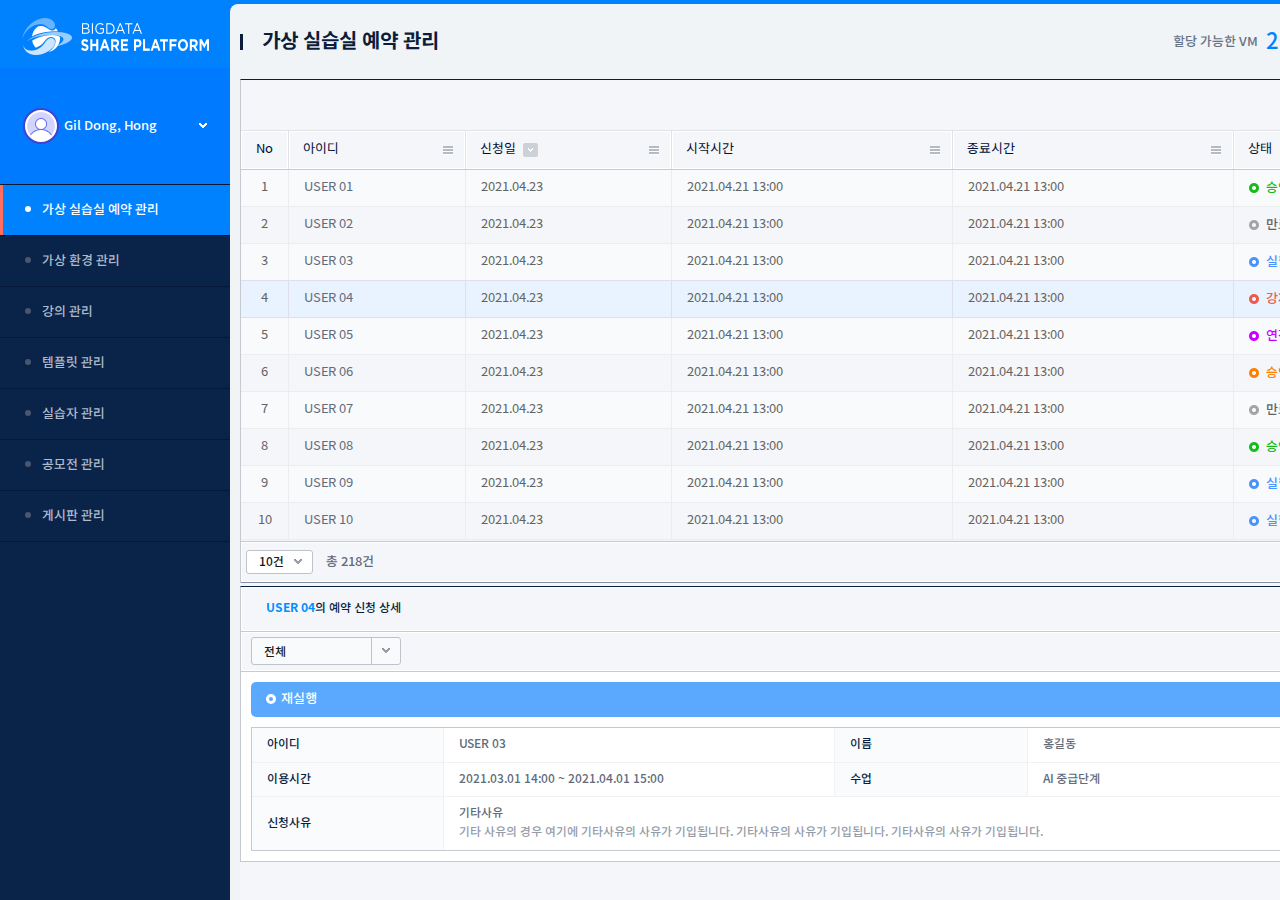
<file: src/reservation/vm_reservation_push.html>
<!doctype html>
<html lang="ko">
<head>
  <title></title>
  <meta http-equiv="Content-Type" content="text/html;charset=utf-8">
  <meta http-equiv="Content-Type" content="text/javascript">
  <meta http-equiv="Content-Type" content="text/css">
  <meta name="Author" content="">
  <meta name="Keywords" content="">
  <meta name="Description" content="">
  <meta http-equiv="X-UA-Compatible" content="IE=edge">
  <meta name="viewport" content="width=device-width, user-scalable=no, initial-scale=1">

  <link rel="stylesheet" type="text/css" href="../../lib/css/selectric.css">
  <link rel="stylesheet" type="text/css" href="../../lib/css/jquery-ui.css">
  <link rel="stylesheet" type="text/css" href="../../lib/scss/main.css">

  <script src="../../lib/js/jquery-1.9.1.min.js"></script>
  <script src="../../lib/js/jquery-ui.min.js"></script>
  <script src="../../lib/js/jquery.selectric.min.js"></script>
</head>
<body>
<div class="wrap">
  <div class="sidebar">
    <h1 class="sidebar_logo"><a href="../../index.html"><img src="../../lib/images/sidebar/sidebar_logo.png" alt="GNTP"></a></h1>
    <div class="sidebar_cont">
      <div class="sidebar_user js_dropdown">
        <div class="sidebar_user_profile"><!--<img src="#" alt="">--></div>
        <button type="button" class="sidebar_user_btn js_dropdown_btn">Gil Dong, Hong</button>
        <div class="sidebar_user_menu js_dropdown_list">
          <ul>
            <li><a href="https://mtxted.github.io/gntp/index.html" target="_blank">포탈 바로가기</a></li>
            <li><a href="../push.html">알림 보기</a></li>
          </ul>
          <button type="button">Logout</button>
        </div><!-- //sidebar_user_menu -->
      </div>
    </div>

    <nav>
      <ul class="sidebar_nav js_nav">
        <li class="on"><a href="../reservation/vm_reservation.html">가상 실습실 예약 관리</a></li>
        <li><a href="../environment/vm_environment.html">가상 환경 관리</a></li>
        <li><a href="../lecture/lecture.html">강의 관리</a></li>
        <li><a href="../template/template.html">템플릿 관리</a></li>
        <li><a href="../trainee/trainee.html">실습자 관리</a></li>
        <li><a href="../contest/contest.html">공모전 관리</a></li>
        <li><a href="../board/board.html">게시판 관리</a></li>
      </ul>
    </nav>
  </div>
  <div class="main">
    <div class="top_toast" >
      <div class="top_toast_item" style="display:none">
        <div class="top_toast_inner">
          <p>경고 및 알림이 들어갑니다. 경고 및 알림이 들어갑니다. 경고 및 알림이 들어갑니다. 경고 및 알림이 들어갑니다.<br>경고 및 알림이 들어갑니다. 경고 및 알림이 들어갑니다.</p>
        </div>
        <button type="button" class="top_toast_close"><span class="ico_close">Close</span></button>
      </div><!-- //top_toast_item -->

      <div class="top_toast_item" style="display:none">
        <div class="top_toast_inner">
          <p>경고 및 알림이 들어갑니다. 경고 및 알림이 들어갑니다.<br>경고 및 알림이 들어갑니다. 경고 및 알림이 들어갑니다.<br>경고 및 알림이 들어갑니다. 경고 및 알림이 들어갑니다. 경고 및 알림이 들어갑니다. 경고 및 알림이 들어갑니다.<br>경고 및 알림이 들어갑니다. 경고 및 알림이 들어갑니다. 경고 및 알림이 들어갑니다.</p>
        </div>
        <button type="button" class="top_toast_close"><span class="ico_close">Close</span></button>
      </div><!-- //top_toast_item -->

      <div class="top_toast_item" style="display:block">
        <div class="top_toast_inner">
          <p>경고 및 알림이 들어갑니다. 경고 및 알림이 들어갑니다.</p>
        </div>
        <button type="button" class="top_toast_close" onclick="location.href='vm_reservation_push.html'"><span class="ico_close">Close</span></button>
      </div><!-- //top_toast_item -->

      <div class="count">8</div>
    </div>
    <div class="top_option">
      <ul>
        <li>할당 가능한 VM <span class="vm_01">20</span></li>
        <li>총 VM <span class="vm_02">40</span></li>
      </ul>
    </div><!-- //top_option -->

    <div class="container">
      <div class="container_row">
        <div class="top_title">
          <h2 class="current">가상 실습실 예약 관리</h2>
        </div>
      </div><!-- //container_row -->

      <div class="container_row">
        <div class="content">
          <div class="tb_ctrl">
            <div class="tb_ctrl_search">
              <div class="select_wrap">
                <input type="search">
                <button type="submit" class="btn_search"><span class="ico_ir search">Search</span></button>
              </div>
              <button type="button" class="btn_border"><span class="ico_ir refresh">Refresh</span></button>
            </div>
          </div>
          <div class="tb_wrap">
            <table class="tb_grid">
              <thead>
              <tr>
                <th class="th_check">No</th>
                <th class="">아이디
                  <div class="table_button_wrap">
                    <button type="button" class="table_button">Button</button>
                    <input type="text" class="table_button_input" placeholder="신청일" style="display: none;">
                  </div>
                </th>
                <th>
                  <div class="sort_wrap">신청일
                    <div class="sort_btns">
                      <button type="button" class="btn_sort asc js_btn_sort">Asc</button>
                      <button type="button" class="btn_sort desc js_btn_sort on">Desc</button>
                    </div><!-- //sort_btns -->
                  </div><!-- //sort_wrap -->

                  <div class="table_button_wrap">
                    <button type="button" class="table_button">Button</button>
                    <input type="text" class="table_button_input" placeholder="신청일" style="display: none;">
                    <img src="../../lib/images/ico/table_button_calendar.png" alt="" class="table_button_calendar" style="display: none;">
                  </div>
                </th>
                <th>시작시간
                  <div class="table_button_wrap select">
                    <button type="button" class="table_button">Button</button>
                    <input type="text" class="table_button_input" placeholder="신청일" style="display: none;">
                    <img src="../../lib/images/ico/table_button_calendar.png" alt="" class="table_button_calendar" style="display: none;">
                    <div class="select_wrap" aria-disabled="true" style="display: none;">
                      <select>
                        <option>시 간</option>
                        <option>01:00</option>
                        <option>02:00</option>
                        <option>03:00</option>
                        <option>04:00</option>
                        <option>05:00</option>
                        <option>06:00</option>
                        <option>07:00</option>
                        <option>08:00</option>
                        <option>09:00</option>
                        <option>10:00</option>
                        <option>11:00</option>
                        <option>12:00</option>
                        <option>13:00</option>
                        <option>14:00</option>
                        <option>15:00</option>
                        <option>16:00</option>
                        <option>17:00</option>
                        <option>18:00</option>
                        <option>19:00</option>
                        <option>20:00</option>
                        <option>21:00</option>
                        <option>22:00</option>
                        <option>23:00</option>
                        <option>24:00</option>
                      </select>
                    </div>
                  </div>
                </th>
                <th>종료시간
                  <div class="table_button_wrap select">
                    <button type="button" class="table_button">Button</button>
                    <input type="text" class="table_button_input" placeholder="신청일" style="display: none;">
                    <img src="../../lib/images/ico/table_button_calendar.png" alt="" class="table_button_calendar" style="display: none;">
                    <div class="select_wrap" aria-disabled="true" style="display: none;">
                      <select>
                        <option>시 간</option>
                        <option>01:00</option>
                        <option>02:00</option>
                        <option>03:00</option>
                        <option>04:00</option>
                        <option>05:00</option>
                        <option>06:00</option>
                        <option>07:00</option>
                        <option>08:00</option>
                        <option>09:00</option>
                        <option>10:00</option>
                        <option>11:00</option>
                        <option>12:00</option>
                        <option>13:00</option>
                        <option>14:00</option>
                        <option>15:00</option>
                        <option>16:00</option>
                        <option>17:00</option>
                        <option>18:00</option>
                        <option>19:00</option>
                        <option>20:00</option>
                        <option>21:00</option>
                        <option>22:00</option>
                        <option>23:00</option>
                        <option>24:00</option>
                      </select>
                    </div>
                  </div>
                </th>
                <th class="th_status">상태
                  <div class="table_button_wrap select">
                    <button type="button" class="table_button">Button</button>
                    <div class="select_wrap select_status" aria-disabled="true" style="display: none;">
                      <select>
                        <option value="">전체</option>
                        <option value="">실행중</option>
                        <option value="">승인대기</option>
                        <option value="">연장대기</option>
                        <option value="">승인반려</option>
                        <option value="">만료</option>
                        <option value="">강제중지</option>
                      </select>
                    </div>
                  </div>
                </th>
              </tr>
              </thead>
              <tbody>
              <tr>
                <td>1</td>
                <td class="td_al_left"><a href="#">USER 01</a></td>
                <td class="td_al_left">2021.04.23</td>
                <td class="td_al_left">2021.04.21 13:00</td>
                <td class="td_al_left">2021.04.21 13:00</td>
                <td><span class="ico_status g2">승인대기</span></td>
              </tr>
              <tr>
                <td>2</td>
                <td class="td_al_left"><a href="#">USER 02</a></td>
                <td class="td_al_left">2021.04.23</td>
                <td class="td_al_left">2021.04.21 13:00</td>
                <td class="td_al_left">2021.04.21 13:00</td>
                <td><span class="ico_status">만료</span></td>
              </tr>
              <tr>
                <td>3</td>
                <td class="td_al_left"><a href="vm_reservation.html">USER 03</a></td>
                <td class="td_al_left">2021.04.23</td>
                <td class="td_al_left">2021.04.21 13:00</td>
                <td class="td_al_left">2021.04.21 13:00</td>
                <td><span class="ico_status g1">실행중</span></td>
              </tr>
              <tr class="on">
                <td>4</td>
                <td class="td_al_left"><a href="vm_reservation_shutdown.html">USER 04</a></td>
                <td class="td_al_left">2021.04.23</td>
                <td class="td_al_left">2021.04.21 13:00</td>
                <td class="td_al_left">2021.04.21 13:00</td>
                <td><span class="ico_status g3">강제중지</span></td>
              </tr>
              <tr>
                <td>5</td>
                <td class="td_al_left"><a href="#">USER 05</a></td>
                <td class="td_al_left">2021.04.23</td>
                <td class="td_al_left">2021.04.21 13:00</td>
                <td class="td_al_left">2021.04.21 13:00</td>
                <td><span class="ico_status g4">연장대기</span></td>
              </tr>
              <tr>
                <td>6</td>
                <td class="td_al_left"><a href="#">USER 06</a></td>
                <td class="td_al_left">2021.04.23</td>
                <td class="td_al_left">2021.04.21 13:00</td>
                <td class="td_al_left">2021.04.21 13:00</td>
                <td><span class="ico_status g5">승인반려</span></td>
              </tr>
              <tr>
                <td>7</td>
                <td class="td_al_left"><a href="#">USER 07</a></td>
                <td class="td_al_left">2021.04.23</td>
                <td class="td_al_left">2021.04.21 13:00</td>
                <td class="td_al_left">2021.04.21 13:00</td>
                <td><span class="ico_status">만료</span></td>
              </tr>
              <tr>
                <td>8</td>
                <td class="td_al_left"><a href="#">USER 08</a></td>
                <td class="td_al_left">2021.04.23</td>
                <td class="td_al_left">2021.04.21 13:00</td>
                <td class="td_al_left">2021.04.21 13:00</td>
                <td><span class="ico_status g2">승인대기</span></td>
              </tr>
              <tr>
                <td>9</td>
                <td class="td_al_left"><a href="#">USER 09</a></td>
                <td class="td_al_left">2021.04.23</td>
                <td class="td_al_left">2021.04.21 13:00</td>
                <td class="td_al_left">2021.04.21 13:00</td>
                <td><span class="ico_status g1">실행중</span></td>
              </tr>
              <tr>
                <td>10</td>
                <td class="td_al_left"><a href="#">USER 10</a></td>
                <td class="td_al_left">2021.04.23</td>
                <td class="td_al_left">2021.04.21 13:00</td>
                <td class="td_al_left">2021.04.21 13:00</td>
                <td><span class="ico_status g1">실행중</span></td>
              </tr>
              </tbody>
            </table>

            <div class="pagenation_wrap">
              <div class="pagenation_select">
                <div class="select_wrap">
                  <select>
                    <option>10건</option>
                  </select>
                </div>
                <p class="pagenation_counter">총 218건</p>
              </div>
              <div class="pagenation_inner">
                <a href="#" class="pagenation_btn prev"><span>Prev</span></a>
                <div class="pagenation_current">
                  <span class="current">10</span>
                  <span>of 38</span>
                </div>
                <a href="#" class="pagenation_btn next"><span>Next</span></a>
              </div>
            </div><!-- //pagenation_wrap -->

          </div><!-- //tb_wrap -->

          <div class="list_detail_wrap">
            <div class="list_detail_tit">
              <span>USER 04</span>의 예약 신청 상세
            </div>

            <div class="list_detail_choose">
              <div class="select_wrap list_detail_select clearfix" aria-disabled="true">
                <select>
                  <option value="">전체</option>
                  <option value="">실행중</option>
                  <option value="">승인대기</option>
                  <option value="">연장대기</option>
                  <option value="">승인반려</option>
                  <option value="">만료</option>
                  <option value="">강제중지</option>
                </select>
              </div>

              <div class="tb_ctrl list_detail_ctrl">
                <div class="tb_ctrl_search">
                  <button type="button" class="btn_border" onclick="location.href='vm_reservation_refresh.html'"><span class="ico_ir refresh">Refresh</span></button>
                </div>
              </div>
            </div>

            <div class="list_detail_contents">
              <div class="list_detail_status g6"><p>재실행</p></div>
              <table class="tb_list_detail">
                <colgroup>
                  <col style="width:14%">
                  <col style="width:36%">
                  <col style="width:14%">
                  <col style="width:36%">
                </colgroup>
                <tr>
                  <th>아이디</th>
                  <td>USER 03</td>
                  <th>이름</th>
                  <td>홍길동</td>
                </tr>
                <tr>
                  <th>이용시간</th>
                  <td>2021.03.01 14:00 ~ 2021.04.01 15:00</td>
                  <th>수업</th>
                  <td>AI 중급단계</td>
                </tr>
                <tr>
                  <th>신청사유</th>
                  <td colspan="3">
                    기타사유
                    <span>기타 사유의 경우 여기에 기타사유의 사유가 기입됩니다. 기타사유의 사유가 기입됩니다. 기타사유의 사유가 기입됩니다.</span>
                  </td>
                </tr>
              </table>
            </div>
          </div>
        </div>
      </div><!-- //container_row -->


    </div>
  </div>
</div>
<script src="../../lib/js/jquery.script.js"></script>

<script>
  $('.table_button').click(function(){
    $(this).siblings().show();
    $(this).siblings('.table_button_calendar').hide();
  });

  $('.table_button_input').click(function (){
    $(this).siblings().show();
  });

  $('.table_button_input').dblclick(function(){
    $(this).hide();
    $(this).siblings('.table_button_calendar').hide();
    $(this).siblings('.select_wrap').hide();
  });

  $('.table_button_calendar').dblclick(function(){
    $(this).siblings('.table_button_input').hide();
    $(this).hide();
    $(this).siblings('.select_wrap').hide();
  });

  $('.select_status').dblclick(function(){
    $(this).hide();
  });
</script>
</body>
</html>
</file>
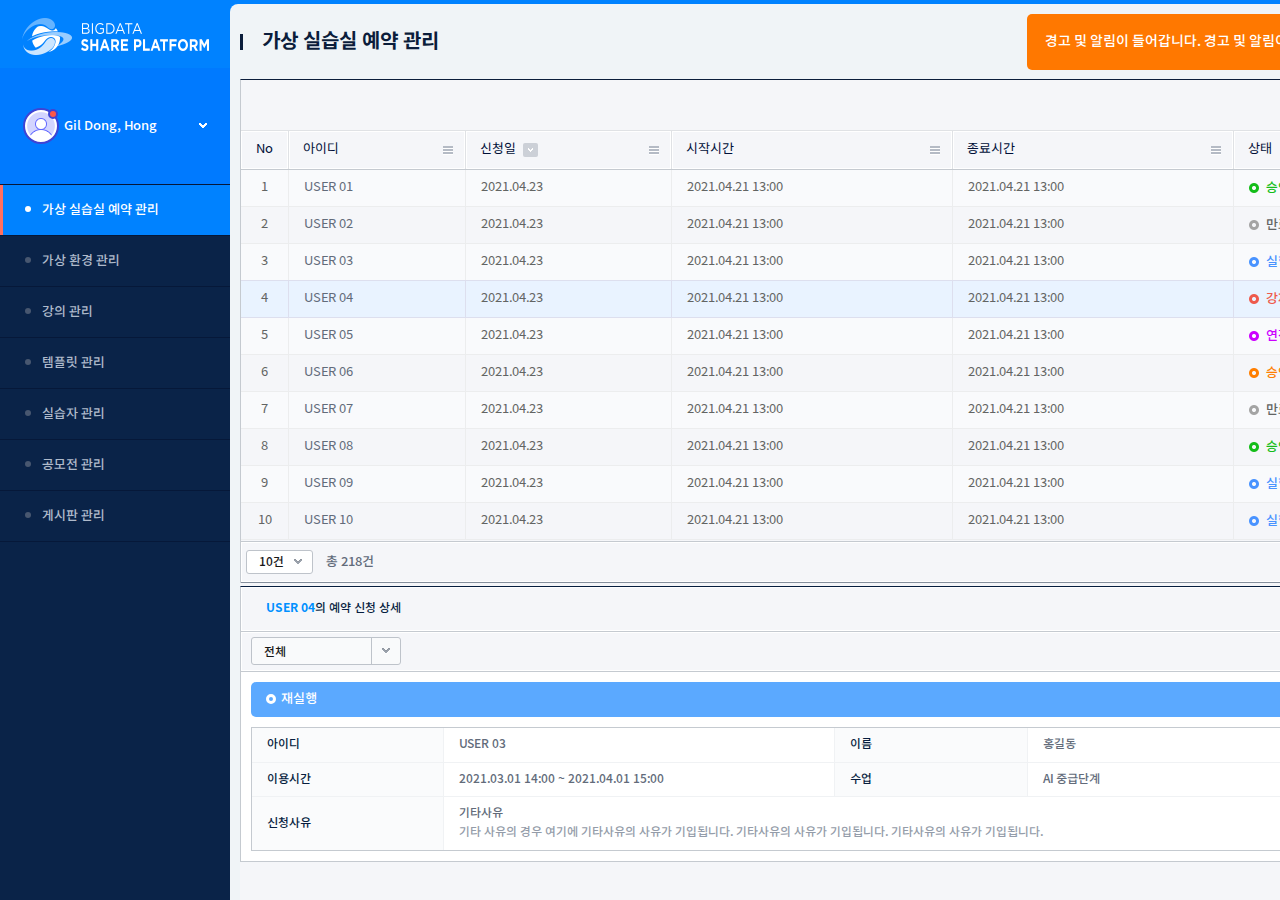
<file: src/reservation/vm_reservation_refresh.html>
<!doctype html>
<html lang="ko">
<head>
  <title></title>
  <meta http-equiv="Content-Type" content="text/html;charset=utf-8">
  <meta http-equiv="Content-Type" content="text/javascript">
  <meta http-equiv="Content-Type" content="text/css">
  <meta name="Author" content="">
  <meta name="Keywords" content="">
  <meta name="Description" content="">
  <meta http-equiv="X-UA-Compatible" content="IE=edge">
  <meta name="viewport" content="width=device-width, user-scalable=no, initial-scale=1">

  <link rel="stylesheet" type="text/css" href="../../lib/css/selectric.css">
  <link rel="stylesheet" type="text/css" href="../../lib/css/jquery-ui.css">
  <link rel="stylesheet" type="text/css" href="../../lib/scss/main.css">

  <script src="../../lib/js/jquery-1.9.1.min.js"></script>
  <script src="../../lib/js/jquery-ui.min.js"></script>
  <script src="../../lib/js/jquery.selectric.min.js"></script>
</head>
<body>
<div class="wrap">
  <div class="sidebar">
    <h1 class="sidebar_logo"><a href="../../index.html"><img src="../../lib/images/sidebar/sidebar_logo.png" alt="GNTP"></a></h1>
    <div class="sidebar_cont">
      <div class="sidebar_user js_dropdown">
        <div class="sidebar_user_profile on"><!--<img src="#" alt="">--></div>
        <button type="button" class="sidebar_user_btn js_dropdown_btn">Gil Dong, Hong</button>
        <div class="sidebar_user_menu js_dropdown_list">
          <ul>
            <li><a href="https://mtxted.github.io/gntp/index.html" target="_blank">포탈 바로가기</a></li>
            <li><a href="../push.html">알림 보기</a></li>
          </ul>
          <button type="button">Logout</button>
        </div><!-- //sidebar_user_menu -->
      </div>
    </div>

    <nav>
      <ul class="sidebar_nav js_nav">
        <li class="on"><a href="../reservation/vm_reservation.html">가상 실습실 예약 관리</a></li>
        <li><a href="../environment/vm_environment.html">가상 환경 관리</a></li>
        <li><a href="../lecture/lecture.html">강의 관리</a></li>
        <li><a href="../template/template.html">템플릿 관리</a></li>
        <li><a href="../trainee/trainee.html">실습자 관리</a></li>
        <li><a href="../contest/contest.html">공모전 관리</a></li>
        <li><a href="../board/board.html">게시판 관리</a></li>
      </ul>
    </nav>
  </div>
  <div class="main">
    <div class="top_toast block" >
      <div class="top_toast_item" style="display:none">
        <div class="top_toast_inner">
          <p>경고 및 알림이 들어갑니다. 경고 및 알림이 들어갑니다. 경고 및 알림이 들어갑니다. 경고 및 알림이 들어갑니다.<br>경고 및 알림이 들어갑니다. 경고 및 알림이 들어갑니다.</p>
        </div>
        <button type="button" class="top_toast_close"><span class="ico_close">Close</span></button>
      </div><!-- //top_toast_item -->

      <div class="top_toast_item" style="display:none">
        <div class="top_toast_inner">
          <p>경고 및 알림이 들어갑니다. 경고 및 알림이 들어갑니다.<br>경고 및 알림이 들어갑니다. 경고 및 알림이 들어갑니다.<br>경고 및 알림이 들어갑니다. 경고 및 알림이 들어갑니다. 경고 및 알림이 들어갑니다. 경고 및 알림이 들어갑니다.<br>경고 및 알림이 들어갑니다. 경고 및 알림이 들어갑니다. 경고 및 알림이 들어갑니다.</p>
        </div>
        <button type="button" class="top_toast_close"><span class="ico_close">Close</span></button>
      </div><!-- //top_toast_item -->

      <div class="top_toast_item" style="display:block">
        <div class="top_toast_inner">
          <p>경고 및 알림이 들어갑니다. 경고 및 알림이 들어갑니다.</p>
        </div>
        <button type="button" class="top_toast_close" onclick="location.href='vm_reservation_push.html'"><span class="ico_close">Close</span></button>
      </div><!-- //top_toast_item -->

      <div class="count">8</div>
    </div>
    <div class="top_option">
      <ul>
        <li>할당 가능한 VM <span class="vm_01">20</span></li>
        <li>총 VM <span class="vm_02">40</span></li>
      </ul>
    </div><!-- //top_option -->

    <div class="container">
      <div class="container_row">
        <div class="top_title">
          <h2 class="current">가상 실습실 예약 관리</h2>
        </div>
      </div><!-- //container_row -->

      <div class="container_row">
        <div class="content">
          <div class="tb_ctrl">
            <!--            <div class="tb_ctrl_btns">-->
            <!--              <button type="button" class="btn_ctrl submit" onclick="location.href='build_create.html'"><span class="ico_txt add">CREATE</span></button>-->
            <!--              <button type="button" class="btn_ctrl cancel"><span class="ico_txt del">DELETE</span></button>-->
            <!--            </div>-->
            <div class="tb_ctrl_search">
              <div class="select_wrap">
                <input type="search">
                <button type="submit" class="btn_search"><span class="ico_ir search">Search</span></button>
              </div>
              <button type="button" class="btn_border"><span class="ico_ir refresh">Refresh</span></button>
            </div>
          </div>
          <div class="tb_wrap">
            <table class="tb_grid">
              <thead>
              <tr>
                <th class="th_check">No</th>
                <th class="">아이디
                  <div class="table_button_wrap">
                    <button type="button" class="table_button">Button</button>
                    <input type="text" class="table_button_input" placeholder="신청일" style="display: none;">
                  </div>
                </th>
                <th>
                  <div class="sort_wrap">신청일
                    <div class="sort_btns">
                      <button type="button" class="btn_sort asc js_btn_sort">Asc</button>
                      <button type="button" class="btn_sort desc js_btn_sort on">Desc</button>
                    </div><!-- //sort_btns -->
                  </div><!-- //sort_wrap -->

                  <div class="table_button_wrap">
                    <button type="button" class="table_button">Button</button>
                    <input type="text" class="table_button_input" placeholder="신청일" style="display: none;">
                    <img src="../../lib/images/ico/table_button_calendar.png" alt="" class="table_button_calendar" style="display: none;">
                  </div>
                </th>
                <th>시작시간
                  <div class="table_button_wrap select">
                    <button type="button" class="table_button">Button</button>
                    <input type="text" class="table_button_input" placeholder="신청일" style="display: none;">
                    <img src="../../lib/images/ico/table_button_calendar.png" alt="" class="table_button_calendar" style="display: none;">
                    <div class="select_wrap" aria-disabled="true" style="display: none;">
                      <select>
                        <option>시 간</option>
                        <option>01:00</option>
                        <option>02:00</option>
                        <option>03:00</option>
                        <option>04:00</option>
                        <option>05:00</option>
                        <option>06:00</option>
                        <option>07:00</option>
                        <option>08:00</option>
                        <option>09:00</option>
                        <option>10:00</option>
                        <option>11:00</option>
                        <option>12:00</option>
                        <option>13:00</option>
                        <option>14:00</option>
                        <option>15:00</option>
                        <option>16:00</option>
                        <option>17:00</option>
                        <option>18:00</option>
                        <option>19:00</option>
                        <option>20:00</option>
                        <option>21:00</option>
                        <option>22:00</option>
                        <option>23:00</option>
                        <option>24:00</option>
                      </select>
                    </div>
                  </div>
                </th>
                <th>종료시간
                  <div class="table_button_wrap select">
                    <button type="button" class="table_button">Button</button>
                    <input type="text" class="table_button_input" placeholder="신청일" style="display: none;">
                    <img src="../../lib/images/ico/table_button_calendar.png" alt="" class="table_button_calendar" style="display: none;">
                    <div class="select_wrap" aria-disabled="true" style="display: none;">
                      <select>
                        <option>시 간</option>
                        <option>01:00</option>
                        <option>02:00</option>
                        <option>03:00</option>
                        <option>04:00</option>
                        <option>05:00</option>
                        <option>06:00</option>
                        <option>07:00</option>
                        <option>08:00</option>
                        <option>09:00</option>
                        <option>10:00</option>
                        <option>11:00</option>
                        <option>12:00</option>
                        <option>13:00</option>
                        <option>14:00</option>
                        <option>15:00</option>
                        <option>16:00</option>
                        <option>17:00</option>
                        <option>18:00</option>
                        <option>19:00</option>
                        <option>20:00</option>
                        <option>21:00</option>
                        <option>22:00</option>
                        <option>23:00</option>
                        <option>24:00</option>
                      </select>
                    </div>
                  </div>
                </th>
                <th class="th_status">상태
                  <div class="table_button_wrap select">
                    <button type="button" class="table_button">Button</button>
                    <div class="select_wrap select_status" aria-disabled="true" style="display: none;">
                      <select>
                        <option value="">전체</option>
                        <option value="">실행중</option>
                        <option value="">승인대기</option>
                        <option value="">연장대기</option>
                        <option value="">승인반려</option>
                        <option value="">만료</option>
                        <option value="">강제중지</option>
                      </select>
                    </div>
                  </div>
                </th>
              </tr>
              </thead>
              <tbody>
              <tr>
                <td>1</td>
                <td class="td_al_left"><a href="#">USER 01</a></td>
                <td class="td_al_left">2021.04.23</td>
                <td class="td_al_left">2021.04.21 13:00</td>
                <td class="td_al_left">2021.04.21 13:00</td>
                <td><span class="ico_status g2">승인대기</span></td>
              </tr>
              <tr>
                <td>2</td>
                <td class="td_al_left"><a href="#">USER 02</a></td>
                <td class="td_al_left">2021.04.23</td>
                <td class="td_al_left">2021.04.21 13:00</td>
                <td class="td_al_left">2021.04.21 13:00</td>
                <td><span class="ico_status">만료</span></td>
              </tr>
              <tr>
                <td>3</td>
                <td class="td_al_left"><a href="vm_reservation.html">USER 03</a></td>
                <td class="td_al_left">2021.04.23</td>
                <td class="td_al_left">2021.04.21 13:00</td>
                <td class="td_al_left">2021.04.21 13:00</td>
                <td><span class="ico_status g1">실행중</span></td>
              </tr>
              <tr class="on">
                <td>4</td>
                <td class="td_al_left"><a href="vm_reservation_shutdown.html">USER 04</a></td>
                <td class="td_al_left">2021.04.23</td>
                <td class="td_al_left">2021.04.21 13:00</td>
                <td class="td_al_left">2021.04.21 13:00</td>
                <td><span class="ico_status g3">강제중지</span></td>
              </tr>
              <tr>
                <td>5</td>
                <td class="td_al_left"><a href="#">USER 05</a></td>
                <td class="td_al_left">2021.04.23</td>
                <td class="td_al_left">2021.04.21 13:00</td>
                <td class="td_al_left">2021.04.21 13:00</td>
                <td><span class="ico_status g4">연장대기</span></td>
              </tr>
              <tr>
                <td>6</td>
                <td class="td_al_left"><a href="#">USER 06</a></td>
                <td class="td_al_left">2021.04.23</td>
                <td class="td_al_left">2021.04.21 13:00</td>
                <td class="td_al_left">2021.04.21 13:00</td>
                <td><span class="ico_status g5">승인반려</span></td>
              </tr>
              <tr>
                <td>7</td>
                <td class="td_al_left"><a href="#">USER 07</a></td>
                <td class="td_al_left">2021.04.23</td>
                <td class="td_al_left">2021.04.21 13:00</td>
                <td class="td_al_left">2021.04.21 13:00</td>
                <td><span class="ico_status">만료</span></td>
              </tr>
              <tr>
                <td>8</td>
                <td class="td_al_left"><a href="#">USER 08</a></td>
                <td class="td_al_left">2021.04.23</td>
                <td class="td_al_left">2021.04.21 13:00</td>
                <td class="td_al_left">2021.04.21 13:00</td>
                <td><span class="ico_status g2">승인대기</span></td>
              </tr>
              <tr>
                <td>9</td>
                <td class="td_al_left"><a href="#">USER 09</a></td>
                <td class="td_al_left">2021.04.23</td>
                <td class="td_al_left">2021.04.21 13:00</td>
                <td class="td_al_left">2021.04.21 13:00</td>
                <td><span class="ico_status g1">실행중</span></td>
              </tr>
              <tr>
                <td>10</td>
                <td class="td_al_left"><a href="#">USER 10</a></td>
                <td class="td_al_left">2021.04.23</td>
                <td class="td_al_left">2021.04.21 13:00</td>
                <td class="td_al_left">2021.04.21 13:00</td>
                <td><span class="ico_status g1">실행중</span></td>
              </tr>
              </tbody>
            </table>

            <div class="pagenation_wrap">
              <div class="pagenation_select">
                <div class="select_wrap">
                  <select>
                    <option>10건</option>
                  </select>
                </div>
                <p class="pagenation_counter">총 218건</p>
              </div>
              <div class="pagenation_inner">
                <a href="#" class="pagenation_btn prev"><span>Prev</span></a>
                <div class="pagenation_current">
                  <span class="current">10</span>
                  <span>of 38</span>
                </div>
                <a href="#" class="pagenation_btn next"><span>Next</span></a>
              </div>
            </div><!-- //pagenation_wrap -->

          </div><!-- //tb_wrap -->

          <div class="list_detail_wrap">
            <div class="list_detail_tit">
              <span>USER 04</span>의 예약 신청 상세
            </div>

            <div class="list_detail_choose">
              <div class="select_wrap list_detail_select clearfix" aria-disabled="true">
                <select>
                  <option value="">전체</option>
                  <option value="">실행중</option>
                  <option value="">승인대기</option>
                  <option value="">연장대기</option>
                  <option value="">승인반려</option>
                  <option value="">만료</option>
                  <option value="">강제중지</option>
                </select>
              </div>

              <div class="tb_ctrl list_detail_ctrl">
                <div class="tb_ctrl_search">
                  <button type="button" class="btn_border" onclick="location.href='vm_reservation_refresh.html'"><span class="ico_ir refresh">Refresh</span></button>
                </div>
              </div>
            </div>

            <div class="list_detail_contents">
              <div class="list_detail_status g6"><p>재실행</p></div>
              <table class="tb_list_detail">
                <colgroup>
                  <col style="width:14%">
                  <col style="width:36%">
                  <col style="width:14%">
                  <col style="width:36%">
                </colgroup>
                <tr>
                  <th>아이디</th>
                  <td>USER 03</td>
                  <th>이름</th>
                  <td>홍길동</td>
                </tr>
                <tr>
                  <th>이용시간</th>
                  <td>2021.03.01 14:00 ~ 2021.04.01 15:00</td>
                  <th>수업</th>
                  <td>AI 중급단계</td>
                </tr>
                <tr>
                  <th>신청사유</th>
                  <td colspan="3">
                    기타사유
                    <span>기타 사유의 경우 여기에 기타사유의 사유가 기입됩니다. 기타사유의 사유가 기입됩니다. 기타사유의 사유가 기입됩니다.</span>
                  </td>
                </tr>
              </table>
            </div>
          </div>
        </div>
      </div><!-- //container_row -->


    </div>
  </div>
</div>
<script src="../../lib/js/jquery.script.js"></script>

<script>
  $('.table_button').click(function(){
    $(this).siblings().show();
    $(this).siblings('.table_button_calendar').hide();
  });

  $('.table_button_input').click(function (){
    $(this).siblings().show();
  });

  $('.table_button_input').dblclick(function(){
    $(this).hide();
    $(this).siblings('.table_button_calendar').hide();
    $(this).siblings('.select_wrap').hide();
  });

  $('.table_button_calendar').dblclick(function(){
    $(this).siblings('.table_button_input').hide();
    $(this).hide();
    $(this).siblings('.select_wrap').hide();
  });

  $('.select_status').dblclick(function(){
    $(this).hide();
  });
</script>
</body>
</html>
</file>
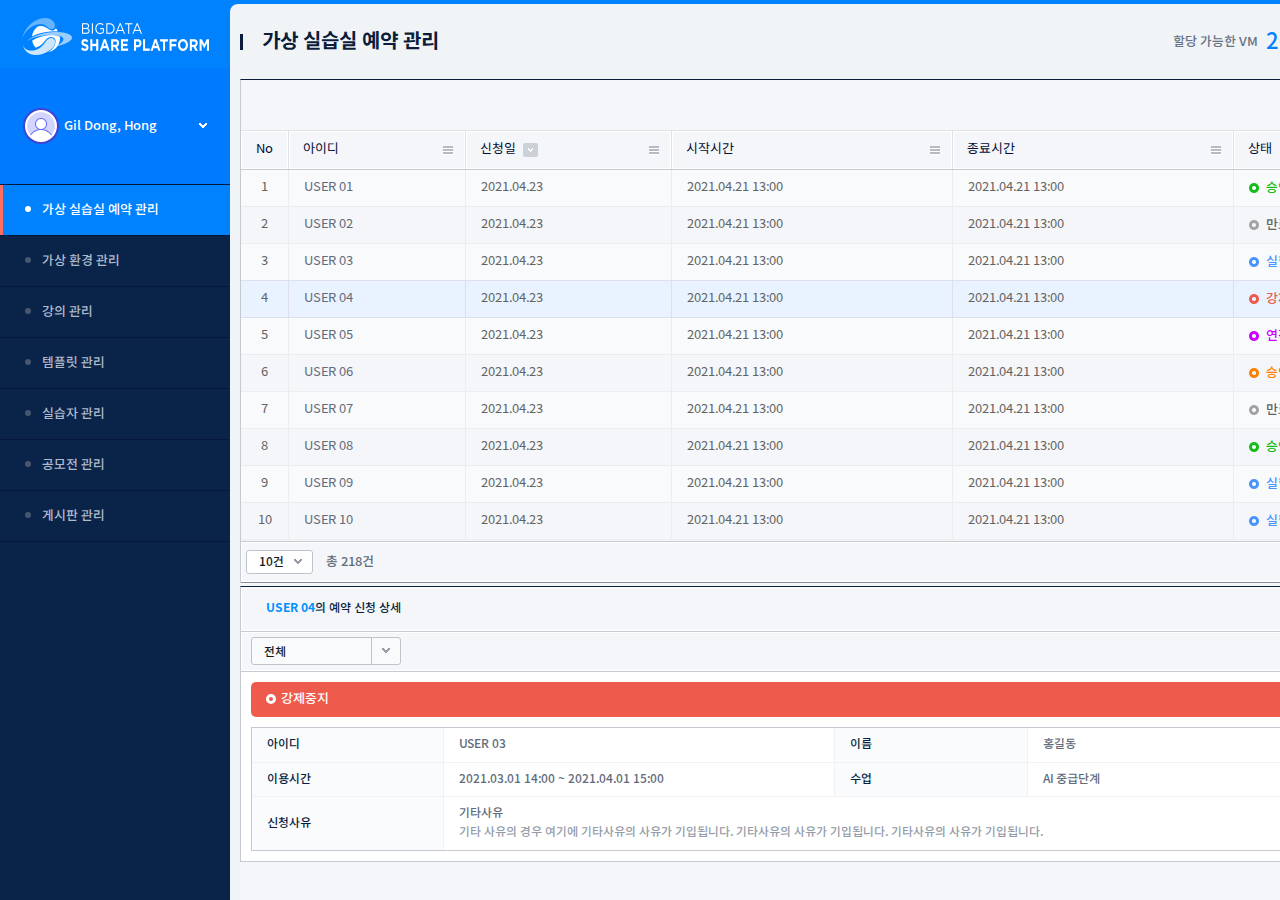
<file: src/reservation/vm_reservation_shutdown.html>
<!doctype html>
<html lang="ko">
<head>
  <title></title>
  <meta http-equiv="Content-Type" content="text/html;charset=utf-8">
  <meta http-equiv="Content-Type" content="text/javascript">
  <meta http-equiv="Content-Type" content="text/css">
  <meta name="Author" content="">
  <meta name="Keywords" content="">
  <meta name="Description" content="">
  <meta http-equiv="X-UA-Compatible" content="IE=edge">
  <meta name="viewport" content="width=device-width, user-scalable=no, initial-scale=1">

  <link rel="stylesheet" type="text/css" href="../../lib/css/selectric.css">
  <link rel="stylesheet" type="text/css" href="../../lib/css/jquery-ui.css">
  <link rel="stylesheet" type="text/css" href="../../lib/scss/main.css">

  <script src="../../lib/js/jquery-1.9.1.min.js"></script>
  <script src="../../lib/js/jquery-ui.min.js"></script>
  <script src="../../lib/js/jquery.selectric.min.js"></script>
</head>
<body>
<div class="wrap">
  <div class="sidebar">
    <h1 class="sidebar_logo"><a href="../../index.html"><img src="../../lib/images/sidebar/sidebar_logo.png" alt="GNTP"></a></h1>
    <div class="sidebar_cont">
      <div class="sidebar_user js_dropdown">
        <div class="sidebar_user_profile"><!--<img src="#" alt="">--></div>
        <button type="button" class="sidebar_user_btn js_dropdown_btn">Gil Dong, Hong</button>
        <div class="sidebar_user_menu js_dropdown_list">
          <ul>
            <li><a href="https://mtxted.github.io/gntp/index.html" target="_blank">포탈 바로가기</a></li>
            <li><a href="../push.html">알림 보기</a></li>
          </ul>
          <button type="button">Logout</button>
        </div><!-- //sidebar_user_menu -->
      </div>
    </div>

    <nav>
      <ul class="sidebar_nav js_nav">
        <li class="on"><a href="../reservation/vm_reservation.html">가상 실습실 예약 관리</a></li>
        <li><a href="../environment/vm_environment.html">가상 환경 관리</a></li>
        <li><a href="../lecture/lecture.html">강의 관리</a></li>
        <li><a href="../template/template.html">템플릿 관리</a></li>
        <li><a href="../trainee/trainee.html">실습자 관리</a></li>
        <li><a href="../contest/contest.html">공모전 관리</a></li>
        <li><a href="../board/board.html">게시판 관리</a></li>
      </ul>
    </nav>
  </div>
  <div class="main">
    <div class="top_toast">
      <div class="top_toast_item" style="display:none">
        <div class="top_toast_inner">
          <p>경고 및 알림이 들어갑니다. 경고 및 알림이 들어갑니다. 경고 및 알림이 들어갑니다. 경고 및 알림이 들어갑니다.<br>경고 및 알림이 들어갑니다. 경고 및 알림이 들어갑니다.</p>
        </div>
        <button type="button" class="top_toast_close"><span class="ico_close">Close</span></button>
      </div><!-- //top_toast_item -->

      <div class="top_toast_item" style="display:none">
        <div class="top_toast_inner">
          <p>경고 및 알림이 들어갑니다. 경고 및 알림이 들어갑니다.<br>경고 및 알림이 들어갑니다. 경고 및 알림이 들어갑니다.<br>경고 및 알림이 들어갑니다. 경고 및 알림이 들어갑니다. 경고 및 알림이 들어갑니다. 경고 및 알림이 들어갑니다.<br>경고 및 알림이 들어갑니다. 경고 및 알림이 들어갑니다. 경고 및 알림이 들어갑니다.</p>
        </div>
        <button type="button" class="top_toast_close"><span class="ico_close">Close</span></button>
      </div><!-- //top_toast_item -->

      <div class="top_toast_item" style="display:block">
        <div class="top_toast_inner">
          <p>경고 및 알림이 들어갑니다. 경고 및 알림이 들어갑니다.</p>
        </div>
        <button type="button" class="top_toast_close"><span class="ico_close">Close</span></button>
      </div><!-- //top_toast_item -->

      <div class="count">8</div>
    </div>
    <div class="top_option">
      <ul>
        <li>할당 가능한 VM <span class="vm_01">20</span></li>
        <li>총 VM <span class="vm_02">40</span></li>
      </ul>
    </div><!-- //top_option -->

    <div class="container">
      <div class="container_row">
        <div class="top_title">
          <h2 class="current">가상 실습실 예약 관리</h2>
        </div>
      </div><!-- //container_row -->

      <div class="container_row">
        <div class="content">
          <div class="tb_ctrl">
            <!--            <div class="tb_ctrl_btns">-->
            <!--              <button type="button" class="btn_ctrl submit" onclick="location.href='build_create.html'"><span class="ico_txt add">CREATE</span></button>-->
            <!--              <button type="button" class="btn_ctrl cancel"><span class="ico_txt del">DELETE</span></button>-->
            <!--            </div>-->
            <div class="tb_ctrl_search">
              <div class="select_wrap">
                <input type="search">
                <button type="submit" class="btn_search"><span class="ico_ir search">Search</span></button>
              </div>
              <button type="button" class="btn_border"><span class="ico_ir refresh">Refresh</span></button>
            </div>
          </div>
          <div class="tb_wrap">
            <table class="tb_grid">
              <thead>
              <tr>
                <th class="th_check">No</th>
                <th class="">아이디
                  <div class="table_button_wrap">
                    <button type="button" class="table_button">Button</button>
                    <input type="text" class="table_button_input" placeholder="신청일" style="display: none;">
                  </div>
                </th>
                <th>
                  <div class="sort_wrap">신청일
                    <div class="sort_btns">
                      <button type="button" class="btn_sort asc js_btn_sort">Asc</button>
                      <button type="button" class="btn_sort desc js_btn_sort on">Desc</button>
                    </div><!-- //sort_btns -->
                  </div><!-- //sort_wrap -->

                  <div class="table_button_wrap">
                    <button type="button" class="table_button">Button</button>
                    <input type="text" class="table_button_input" placeholder="신청일" style="display: none;">
                    <img src="../../lib/images/ico/table_button_calendar.png" alt="" class="table_button_calendar" style="display: none;">
                  </div>
                </th>
                <th>시작시간
                  <div class="table_button_wrap select">
                    <button type="button" class="table_button">Button</button>
                    <input type="text" class="table_button_input" placeholder="신청일" style="display: none;">
                    <img src="../../lib/images/ico/table_button_calendar.png" alt="" class="table_button_calendar" style="display: none;">
                    <div class="select_wrap" aria-disabled="true" style="display: none;">
                      <select>
                        <option>시 간</option>
                        <option>01:00</option>
                        <option>02:00</option>
                        <option>03:00</option>
                        <option>04:00</option>
                        <option>05:00</option>
                        <option>06:00</option>
                        <option>07:00</option>
                        <option>08:00</option>
                        <option>09:00</option>
                        <option>10:00</option>
                        <option>11:00</option>
                        <option>12:00</option>
                        <option>13:00</option>
                        <option>14:00</option>
                        <option>15:00</option>
                        <option>16:00</option>
                        <option>17:00</option>
                        <option>18:00</option>
                        <option>19:00</option>
                        <option>20:00</option>
                        <option>21:00</option>
                        <option>22:00</option>
                        <option>23:00</option>
                        <option>24:00</option>
                      </select>
                    </div>
                  </div>
                </th>
                <th>종료시간
                  <div class="table_button_wrap select">
                    <button type="button" class="table_button">Button</button>
                    <input type="text" class="table_button_input" placeholder="신청일" style="display: none;">
                    <img src="../../lib/images/ico/table_button_calendar.png" alt="" class="table_button_calendar" style="display: none;">
                    <div class="select_wrap" aria-disabled="true" style="display: none;">
                      <select>
                        <option>시 간</option>
                        <option>01:00</option>
                        <option>02:00</option>
                        <option>03:00</option>
                        <option>04:00</option>
                        <option>05:00</option>
                        <option>06:00</option>
                        <option>07:00</option>
                        <option>08:00</option>
                        <option>09:00</option>
                        <option>10:00</option>
                        <option>11:00</option>
                        <option>12:00</option>
                        <option>13:00</option>
                        <option>14:00</option>
                        <option>15:00</option>
                        <option>16:00</option>
                        <option>17:00</option>
                        <option>18:00</option>
                        <option>19:00</option>
                        <option>20:00</option>
                        <option>21:00</option>
                        <option>22:00</option>
                        <option>23:00</option>
                        <option>24:00</option>
                      </select>
                    </div>
                  </div>
                </th>
                <th class="th_status">상태
                  <div class="table_button_wrap select">
                    <button type="button" class="table_button">Button</button>
                    <div class="select_wrap select_status" aria-disabled="true" style="display: none;">
                      <select>
                        <option value="">전체</option>
                        <option value="">실행중</option>
                        <option value="">승인대기</option>
                        <option value="">연장대기</option>
                        <option value="">승인반려</option>
                        <option value="">만료</option>
                        <option value="">강제중지</option>
                      </select>
                    </div>
                  </div>
                </th>
              </tr>
              </thead>
              <tbody>
              <tr>
                <td>1</td>
                <td class="td_al_left"><a href="#">USER 01</a></td>
                <td class="td_al_left">2021.04.23</td>
                <td class="td_al_left">2021.04.21 13:00</td>
                <td class="td_al_left">2021.04.21 13:00</td>
                <td><span class="ico_status g2">승인대기</span></td>
              </tr>
              <tr>
                <td>2</td>
                <td class="td_al_left"><a href="#">USER 02</a></td>
                <td class="td_al_left">2021.04.23</td>
                <td class="td_al_left">2021.04.21 13:00</td>
                <td class="td_al_left">2021.04.21 13:00</td>
                <td><span class="ico_status">만료</span></td>
              </tr>
              <tr>
                <td>3</td>
                <td class="td_al_left"><a href="vm_reservation.html">USER 03</a></td>
                <td class="td_al_left">2021.04.23</td>
                <td class="td_al_left">2021.04.21 13:00</td>
                <td class="td_al_left">2021.04.21 13:00</td>
                <td><span class="ico_status g1">실행중</span></td>
              </tr>
              <tr class="on">
                <td>4</td>
                <td class="td_al_left"><a href="vm_reservation_shutdown.html">USER 04</a></td>
                <td class="td_al_left">2021.04.23</td>
                <td class="td_al_left">2021.04.21 13:00</td>
                <td class="td_al_left">2021.04.21 13:00</td>
                <td><span class="ico_status g3">강제중지</span></td>
              </tr>
              <tr>
                <td>5</td>
                <td class="td_al_left"><a href="#">USER 05</a></td>
                <td class="td_al_left">2021.04.23</td>
                <td class="td_al_left">2021.04.21 13:00</td>
                <td class="td_al_left">2021.04.21 13:00</td>
                <td><span class="ico_status g4">연장대기</span></td>
              </tr>
              <tr>
                <td>6</td>
                <td class="td_al_left"><a href="#">USER 06</a></td>
                <td class="td_al_left">2021.04.23</td>
                <td class="td_al_left">2021.04.21 13:00</td>
                <td class="td_al_left">2021.04.21 13:00</td>
                <td><span class="ico_status g5">승인반려</span></td>
              </tr>
              <tr>
                <td>7</td>
                <td class="td_al_left"><a href="#">USER 07</a></td>
                <td class="td_al_left">2021.04.23</td>
                <td class="td_al_left">2021.04.21 13:00</td>
                <td class="td_al_left">2021.04.21 13:00</td>
                <td><span class="ico_status">만료</span></td>
              </tr>
              <tr>
                <td>8</td>
                <td class="td_al_left"><a href="#">USER 08</a></td>
                <td class="td_al_left">2021.04.23</td>
                <td class="td_al_left">2021.04.21 13:00</td>
                <td class="td_al_left">2021.04.21 13:00</td>
                <td><span class="ico_status g2">승인대기</span></td>
              </tr>
              <tr>
                <td>9</td>
                <td class="td_al_left"><a href="#">USER 09</a></td>
                <td class="td_al_left">2021.04.23</td>
                <td class="td_al_left">2021.04.21 13:00</td>
                <td class="td_al_left">2021.04.21 13:00</td>
                <td><span class="ico_status g1">실행중</span></td>
              </tr>
              <tr>
                <td>10</td>
                <td class="td_al_left"><a href="#">USER 10</a></td>
                <td class="td_al_left">2021.04.23</td>
                <td class="td_al_left">2021.04.21 13:00</td>
                <td class="td_al_left">2021.04.21 13:00</td>
                <td><span class="ico_status g1">실행중</span></td>
              </tr>
              </tbody>
            </table>

            <div class="pagenation_wrap">
              <div class="pagenation_select">
                <div class="select_wrap">
                  <select>
                    <option>10건</option>
                  </select>
                </div>
                <p class="pagenation_counter">총 218건</p>
              </div>
              <div class="pagenation_inner">
                <a href="#" class="pagenation_btn prev"><span>Prev</span></a>
                <div class="pagenation_current">
                  <span class="current">10</span>
                  <span>of 38</span>
                </div>
                <a href="#" class="pagenation_btn next"><span>Next</span></a>
              </div>
            </div><!-- //pagenation_wrap -->

          </div><!-- //tb_wrap -->

          <div class="list_detail_wrap">
            <div class="list_detail_tit">
              <span>USER 04</span>의 예약 신청 상세
            </div>

            <div class="list_detail_choose">
              <div class="select_wrap list_detail_select clearfix" aria-disabled="true">
                <select>
                  <option value="">전체</option>
                  <option value="">실행중</option>
                  <option value="">승인대기</option>
                  <option value="">연장대기</option>
                  <option value="">승인반려</option>
                  <option value="">만료</option>
                  <option value="">강제중지</option>
                </select>
              </div>

              <div class="tb_ctrl list_detail_ctrl">
                <div class="tb_ctrl_search">
                  <button type="button" class="btn_border" onclick="location.href='vm_reservation_refresh.html'"><span class="ico_ir refresh">Refresh</span></button>
                </div>
              </div>
            </div>

            <div class="list_detail_contents">
              <div class="list_detail_status g3"><p>강제중지</p></div>
              <table class="tb_list_detail">
                <colgroup>
                  <col style="width:14%">
                  <col style="width:36%">
                  <col style="width:14%">
                  <col style="width:36%">
                </colgroup>
                <tr>
                  <th>아이디</th>
                  <td>USER 03</td>
                  <th>이름</th>
                  <td>홍길동</td>
                </tr>
                <tr>
                  <th>이용시간</th>
                  <td>2021.03.01 14:00 ~ 2021.04.01 15:00</td>
                  <th>수업</th>
                  <td>AI 중급단계</td>
                </tr>
                <tr>
                  <th>신청사유</th>
                  <td colspan="3">
                    기타사유
                    <span>기타 사유의 경우 여기에 기타사유의 사유가 기입됩니다. 기타사유의 사유가 기입됩니다. 기타사유의 사유가 기입됩니다.</span>
                  </td>
                </tr>
              </table>
            </div>
          </div>
        </div>
      </div><!-- //container_row -->


    </div>
  </div>
</div>
<script src="../../lib/js/jquery.script.js"></script>

<script>
  $('.table_button').click(function(){
    $(this).siblings().show();
    $(this).siblings('.table_button_calendar').hide();
  });

  $('.table_button_input').click(function (){
    $(this).siblings().show();
  });

  $('.table_button_input').dblclick(function(){
    $(this).hide();
    $(this).siblings('.table_button_calendar').hide();
    $(this).siblings('.select_wrap').hide();
  });

  $('.table_button_calendar').dblclick(function(){
    $(this).siblings('.table_button_input').hide();
    $(this).hide();
    $(this).siblings('.select_wrap').hide();
  });

  $('.select_status').dblclick(function(){
    $(this).hide();
  });
</script>
</body>
</html>
</file>
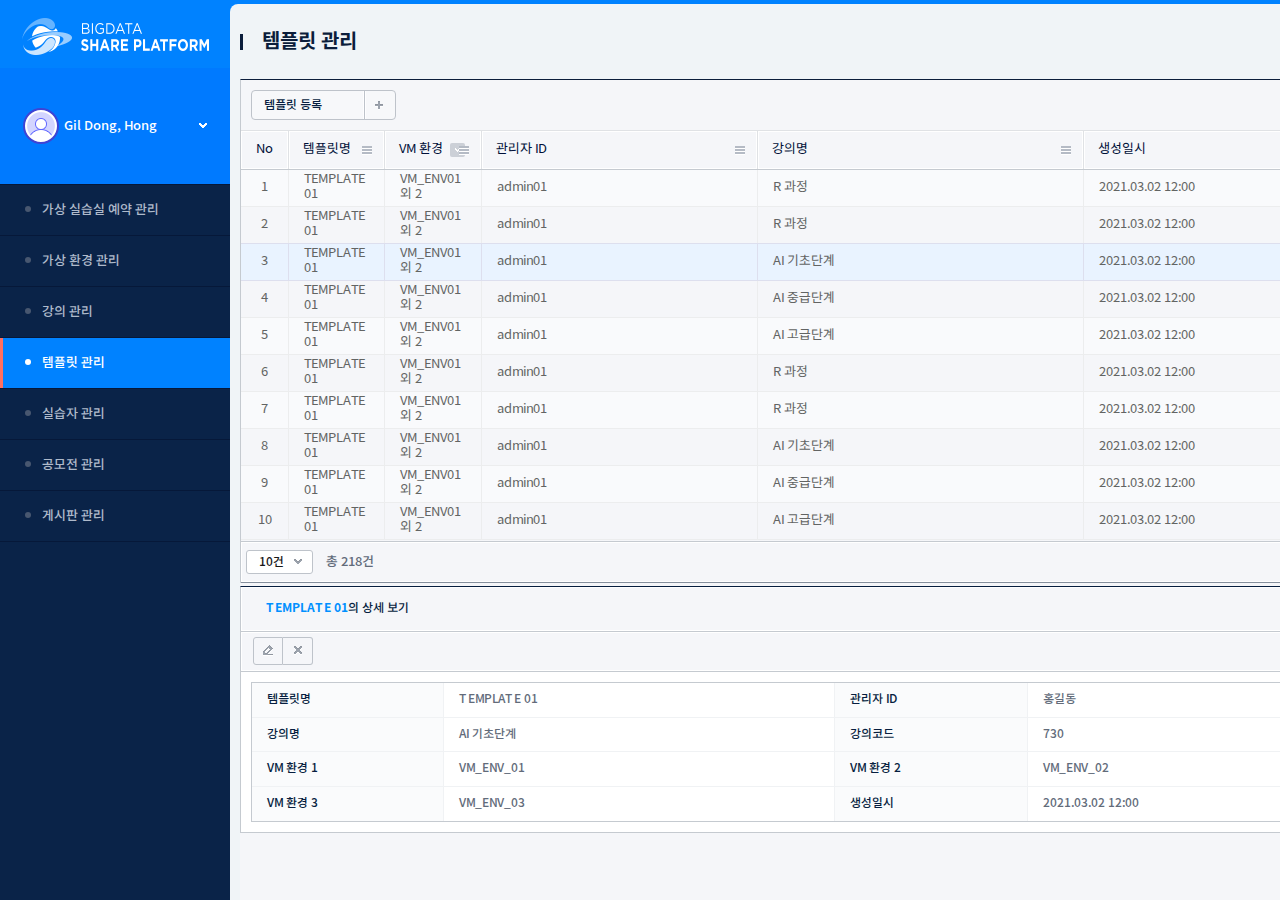
<file: src/template/template.html>
<!doctype html>
<html lang="ko">
<head>
  <title></title>
  <meta http-equiv="Content-Type" content="text/html;charset=utf-8">
  <meta http-equiv="Content-Type" content="text/javascript">
  <meta http-equiv="Content-Type" content="text/css">
  <meta name="Author" content="">
  <meta name="Keywords" content="">
  <meta name="Description" content="">
  <meta http-equiv="X-UA-Compatible" content="IE=edge">
  <meta name="viewport" content="width=device-width, user-scalable=no, initial-scale=1">

  <link rel="stylesheet" type="text/css" href="../../lib/css/selectric.css">
  <link rel="stylesheet" type="text/css" href="../../lib/css/jquery-ui.css">
  <link rel="stylesheet" type="text/css" href="../../lib/scss/main.css">

  <script src="../../lib/js/jquery-1.9.1.min.js"></script>
  <script src="../../lib/js/jquery-ui.min.js"></script>
  <script src="../../lib/js/jquery.selectric.min.js"></script>
</head>
<body>
<div class="wrap">
  <div class="sidebar">
    <h1 class="sidebar_logo"><a href="../../index.html"><img src="../../lib/images/sidebar/sidebar_logo.png" alt="GNTP"></a></h1>
    <div class="sidebar_cont">
      <div class="sidebar_user js_dropdown">
        <div class="sidebar_user_profile"><!--<img src="#" alt="">--></div>
        <button type="button" class="sidebar_user_btn js_dropdown_btn">Gil Dong, Hong</button>
        <div class="sidebar_user_menu js_dropdown_list">
          <ul>
            <li><a href="https://mtxted.github.io/gntp/index.html" target="_blank">포탈 바로가기</a></li>
            <li><a href="../push.html">알림 보기</a></li>
          </ul>
          <button type="button">Logout</button>
        </div><!-- //sidebar_user_menu -->
      </div>
    </div>

    <nav>
      <ul class="sidebar_nav js_nav">
        <li><a href="../reservation/vm_reservation.html">가상 실습실 예약 관리</a></li>
        <li><a href="../environment/vm_environment.html">가상 환경 관리</a></li>
        <li><a href="../lecture/lecture.html">강의 관리</a></li>
        <li class="on"><a href="../template/template.html">템플릿 관리</a></li>
        <li><a href="../trainee/trainee.html">실습자 관리</a></li>
        <li><a href="../contest/contest.html">공모전 관리</a></li>
        <li><a href="../board/board.html">게시판 관리</a></li>
      </ul>
    </nav>
  </div>
  <div class="main">
    <div class="top_toast">
      <div class="top_toast_item" style="display:none">
        <div class="top_toast_inner">
          <p>경고 및 알림이 들어갑니다. 경고 및 알림이 들어갑니다. 경고 및 알림이 들어갑니다. 경고 및 알림이 들어갑니다.<br>경고 및 알림이 들어갑니다. 경고 및 알림이 들어갑니다.</p>
        </div>
        <button type="button" class="top_toast_close"><span class="ico_close">Close</span></button>
      </div><!-- //top_toast_item -->

      <div class="top_toast_item" style="display:none">
        <div class="top_toast_inner">
          <p>경고 및 알림이 들어갑니다. 경고 및 알림이 들어갑니다.<br>경고 및 알림이 들어갑니다. 경고 및 알림이 들어갑니다.<br>경고 및 알림이 들어갑니다. 경고 및 알림이 들어갑니다. 경고 및 알림이 들어갑니다. 경고 및 알림이 들어갑니다.<br>경고 및 알림이 들어갑니다. 경고 및 알림이 들어갑니다. 경고 및 알림이 들어갑니다.</p>
        </div>
        <button type="button" class="top_toast_close"><span class="ico_close">Close</span></button>
      </div><!-- //top_toast_item -->

      <div class="top_toast_item" style="display:block">
        <div class="top_toast_inner">
          <p>경고 및 알림이 들어갑니다. 경고 및 알림이 들어갑니다.</p>
        </div>
        <button type="button" class="top_toast_close"><span class="ico_close">Close</span></button>
      </div><!-- //top_toast_item -->

      <div class="count">8</div>
    </div>
    <div class="top_option">

    </div><!-- //top_option -->

    <div class="container">
      <div class="container_row">
        <div class="top_title">
          <h2 class="current">템플릿 관리</h2>
        </div>
      </div><!-- //container_row -->

      <div class="container_row">
        <div class="content">
          <div class="tb_ctrl">
            <div class="tb_ctrl_btns">
              <button type="button" class="btn_ctrl submit create_lecture" ><span class="ico_txt add">템플릿 등록</span></button>
            </div>
            <div class="tb_ctrl_search">
              <div class="select_wrap">
                <input type="search">
                <button type="submit" class="btn_search"><span class="ico_ir search">Search</span></button>
              </div>
              <button type="button" class="btn_border"><span class="ico_ir refresh">Refresh</span></button>
            </div>
          </div>
          <div class="tb_wrap">
            <table class="tb_grid">
              <thead>
              <tr>
                <th class="th_check">No</th>
                <th class="">템플릿명
                  <div class="table_button_wrap">
                    <button type="button" class="table_button">Button</button>
                    <input type="text" class="table_button_input" placeholder="템플릿명" style="display: none;">
                  </div>
                </th>
                <th class="">
                  <div class="sort_wrap">VM 환경
                    <div class="sort_btns">
                      <button type="button" class="btn_sort asc js_btn_sort">Asc</button>
                      <button type="button" class="btn_sort desc js_btn_sort on">Desc</button>
                    </div><!-- //sort_btns -->
                  </div><!-- //sort_wrap -->

                  <div class="table_button_wrap">
                    <button type="button" class="table_button">Button</button>
                    <input type="text" class="table_button_input" placeholder="VM 환경" style="display: none;">
                  </div>
                </th>
                <th class="th_lec_period">관리자 ID
                  <div class="table_button_wrap">
                    <button type="button" class="table_button">Button</button>
                    <input type="text" class="table_button_input" placeholder="관리자 ID" style="display: none;">
                  </div>
                </th>
                <th class="th_temp_name">강의명
                  <div class="table_button_wrap">
                    <button type="button" class="table_button">Button</button>
                    <input type="text" class="table_button_input" placeholder="강의명" style="display: none;">
                  </div>
                </th>
                <th class="th_runtime">생성일시
                  <div class="table_button_wrap">
                    <button type="button" class="table_button">Button</button>
                    <input type="text" class="table_button_input" placeholder="생성일시" style="display: none;">
                    <img src="../../lib/images/ico/table_button_calendar.png" alt="" class="table_button_calendar" style="display: none;">
                  </div>
                </th>
              </tr>
              </thead>
              <tbody>
              <tr>
                <td>1</td>
                <td class="td_al_left">TEMPLATE 01</td>
                <td class="td_al_left">VM_ENV01 외 2</td>
                <td class="td_al_left">admin01</td>
                <td class="td_al_left">R 과정</td>
                <td class="td_al_left">2021.03.02  12:00</td>
              </tr>

              <tr>
                <td>2</td>
                <td class="td_al_left">TEMPLATE 01</td>
                <td class="td_al_left">VM_ENV01 외 2</td>
                <td class="td_al_left">admin01</td>
                <td class="td_al_left">R 과정</td>
                <td class="td_al_left">2021.03.02  12:00</td>
              </tr>

              <tr class="on">
                <td>3</td>
                <td class="td_al_left">TEMPLATE 01</td>
                <td class="td_al_left">VM_ENV01 외 2</td>
                <td class="td_al_left">admin01</td>
                <td class="td_al_left">AI 기초단계</td>
                <td class="td_al_left">2021.03.02  12:00</td>
              </tr>

              <tr>
                <td>4</td>
                <td class="td_al_left">TEMPLATE 01</td>
                <td class="td_al_left">VM_ENV01 외 2</td>
                <td class="td_al_left">admin01</td>
                <td class="td_al_left">AI 중급단계</td>
                <td class="td_al_left">2021.03.02  12:00</td>
              </tr>

              <tr>
                <td>5</td>
                <td class="td_al_left">TEMPLATE 01</td>
                <td class="td_al_left">VM_ENV01 외 2</td>
                <td class="td_al_left">admin01</td>
                <td class="td_al_left">AI 고급단계</td>
                <td class="td_al_left">2021.03.02  12:00</td>
              </tr>

              <tr>
                <td>6</td>
                <td class="td_al_left">TEMPLATE 01</td>
                <td class="td_al_left">VM_ENV01 외 2</td>
                <td class="td_al_left">admin01</td>
                <td class="td_al_left">R 과정</td>
                <td class="td_al_left">2021.03.02  12:00</td>
              </tr>

              <tr>
                <td>7</td>
                <td class="td_al_left">TEMPLATE 01</td>
                <td class="td_al_left">VM_ENV01 외 2</td>
                <td class="td_al_left">admin01</td>
                <td class="td_al_left">R 과정</td>
                <td class="td_al_left">2021.03.02  12:00</td>
              </tr>

              <tr>
                <td>8</td>
                <td class="td_al_left">TEMPLATE 01</td>
                <td class="td_al_left">VM_ENV01 외 2</td>
                <td class="td_al_left">admin01</td>
                <td class="td_al_left">AI 기초단계</td>
                <td class="td_al_left">2021.03.02  12:00</td>
              </tr>

              <tr>
                <td>9</td>
                <td class="td_al_left">TEMPLATE 01</td>
                <td class="td_al_left">VM_ENV01 외 2</td>
                <td class="td_al_left">admin01</td>
                <td class="td_al_left">AI 중급단계</td>
                <td class="td_al_left">2021.03.02  12:00</td>
              </tr>

              <tr>
                <td>10</td>
                <td class="td_al_left">TEMPLATE 01</td>
                <td class="td_al_left">VM_ENV01 외 2</td>
                <td class="td_al_left">admin01</td>
                <td class="td_al_left">AI 고급단계</td>
                <td class="td_al_left">2021.03.02  12:00</td>
              </tr>
              </tbody>
            </table>

            <div class="pagenation_wrap">
              <div class="pagenation_select">
                <div class="select_wrap">
                  <select>
                    <option>10건</option>
                  </select>
                </div>
                <p class="pagenation_counter">총 218건</p>
              </div>
              <div class="pagenation_inner">
                <a href="#" class="pagenation_btn prev"><span>Prev</span></a>
                <div class="pagenation_current">
                  <span class="current">10</span>
                  <span>of 38</span>
                </div>
                <a href="#" class="pagenation_btn next"><span>Next</span></a>
              </div>
            </div><!-- //pagenation_wrap -->

          </div><!-- //tb_wrap -->

          <div class="list_detail_wrap">
            <div class="list_detail_tit">
              <span>TEMPLATE 01</span>의 상세 보기
            </div>

            <div class="list_detail_choose">
              <div class="btn_list_wrap">
                <ul>
                  <li>
                    <button type="button" class="btn_07">수정</button>
                    <img src="../../lib/images/gntp/caption_07.png" alt="">
                  </li>
                  <li>
                    <button type="button" class="btn_08">삭제</button>
                    <img src="../../lib/images/gntp/caption_06.png" alt="">
                  </li>
                </ul>
              </div>

              <div class="tb_ctrl list_detail_ctrl">
                <div class="tb_ctrl_search">
                  <button type="button" class="btn_border"><span class="ico_ir refresh">Refresh</span></button>
                </div>
              </div>
            </div>

            <div class="list_detail_contents">
              <table class="tb_list_detail" style="margin-top: 0;">
                <colgroup>
                  <col style="width:14%">
                  <col style="width:36%">
                  <col style="width:14%">
                  <col style="width:36%">
                </colgroup>
                <tr>
                  <th>템플릿명</th>
                  <td>TEMPLATE 01</td>
                  <th>관리자 ID</th>
                  <td>홍길동</td>
                </tr>
                <tr>
                  <th>강의명</th>
                  <td>AI 기초단계</td>
                  <th>강의코드</th>
                  <td>730</td>
                </tr>
                <tr>
                  <th>VM 환경 1</th>
                  <td>VM_ENV_01</td>
                  <th>VM 환경 2</th>
                  <td>VM_ENV_02</td>
                </tr>
                <tr>
                  <th>VM 환경 3</th>
                  <td>VM_ENV_03</td>
                  <th>생성일시</th>
                  <td>2021.03.02  12:00</td>
                </tr>
              </table>
            </div>
          </div>
        </div>
      </div><!-- //container_row -->


    </div>
  </div>
</div>

<div class="pop_wrap ui-draggable ui-draggable-handle" id="popupLecCreate" style="width:650px;">
  <button type="button" class="btn_pop_close"><span class="ico_del">Close</span></button>
  <div class="pop_common">
    <div class="pop_tit">템플릿 등록</div>
    <div class="pop_body">
      <div class="pop_cont pop_cont_scroll">
        <img src="../../lib/images/gntp/create_temp_img.png" alt="">

      </div><!-- pop_cont -->
      <div class="pop_btns">
        <button type="button" class="btn_action">저장</button>
      </div>
    </div><!-- pop_body -->
  </div><!-- popup -->
</div><!-- popup -->

<div class="pop_wrap ui-draggable ui-draggable-handle pop_chk pop_temp" id="popupVMCreateChk" style="width:350px;">
  <div class="pop_common">
    <div class="pop_body">
      <div class="pop_cont pop_cont_scroll">
        <p class="vmchk_txt">템플릿을 등록하시겠습니까?</p>
      </div><!-- pop_cont -->
      <div class="pop_btns">
        <button type="button" class="btn_action">취소</button>
        <button type="button" class="btn_action">확인</button>
      </div>
    </div><!-- pop_body -->
  </div><!-- popup -->
</div><!-- popup -->

<div class="pop_wrap ui-draggable ui-draggable-handle pop_chk pop_del" id="popupVMCreateChk" style="width:350px;">
  <div class="pop_common">
    <div class="pop_body">
      <div class="pop_cont pop_cont_scroll">
        <p class="vmchk_txt">해당 템플릿을 삭제하시겠습니까?</p>
      </div><!-- pop_cont -->
      <div class="pop_btns">
        <button type="button" class="btn_action">취소</button>
        <button type="button" class="btn_action">확인</button>
      </div>
    </div><!-- pop_body -->
  </div><!-- popup -->
</div><!-- popup -->

<div class="pop_wrap ui-draggable ui-draggable-handle" id="popupLecModify" style="width:650px;">
  <button type="button" class="btn_pop_close"><span class="ico_del">Close</span></button>
  <div class="pop_common">
    <div class="pop_tit">템플릿 관리</div>
    <div class="pop_body">
      <div class="pop_cont pop_cont_scroll">
        <img src="../../lib/images/gntp/create_temp_modify.png" alt="">

      </div><!-- pop_cont -->
      <div class="pop_btns">
        <button type="button" class="btn_action">저장</button>
      </div>
    </div><!-- pop_body -->
  </div><!-- popup -->
</div><!-- popup -->

<div class="pop_wrap ui-draggable ui-draggable-handle pop_chk pop_modify" id="popupLecModifyChk" style="width:350px;">
  <div class="pop_common">
    <div class="pop_body">
      <div class="pop_cont pop_cont_scroll">
        <p class="vmchk_txt">템플릿을 수정하시겠습니까?</p>
      </div><!-- pop_cont -->
      <div class="pop_btns">
        <button type="button" class="btn_action">취소</button>
        <button type="button" class="btn_action">확인</button>
      </div>
    </div><!-- pop_body -->
  </div><!-- popup -->
</div><!-- popup -->


<script src="../../lib/js/jquery.script.js"></script>

<script>
  $('.table_button').click(function(){
    $(this).siblings().show();
    $(this).siblings('.table_button_calendar').hide();
  });

  $('.table_button_input').click(function (){
    $(this).siblings().show();
  });

  $('.table_button_input').dblclick(function(){
    $(this).hide();
    $(this).siblings('.table_button_calendar').hide();
    $(this).siblings('.select_wrap').hide();
  });

  $('.table_button_calendar').dblclick(function(){
    $(this).siblings('.table_button_input').hide();
    $(this).hide();
    $(this).siblings('.select_wrap').hide();
  });

  $('.select_status').dblclick(function(){
    $(this).hide();
  });

  $('.create_lecture').click(function(){
    $('#popupLecCreate').show();
  });

  $('.btn_pop_close').click(function(){
    $('.pop_wrap').hide();
  });

  $('#popupLecCreate .btn_action').click(function(){
    $('#popupVMCreateChk').show();
  });

  $('.btn_08').click(function (){
    $('.pop_del').show();
  })

  $('.btn_07').click(function (){
    $('#popupLecModify').show();
  })

  $('#popupLecModify .btn_action').click(function(){
    $('#popupLecModifyChk').show();
  });

  $('.pop_chk .btn_action').click(function (){
    $('.pop_wrap').hide();
    $('.pop_chk').hide();
  });

  $('.list_detail_wrap .list_detail_choose .btn_list_wrap ul li').mouseenter(function (){
    $(this).children('img').show();
  });

  $('.list_detail_wrap .list_detail_choose .btn_list_wrap ul li').mouseleave(function (){
    $(this).children('img').hide();
  });

</script>
</body>
</html>
</file>
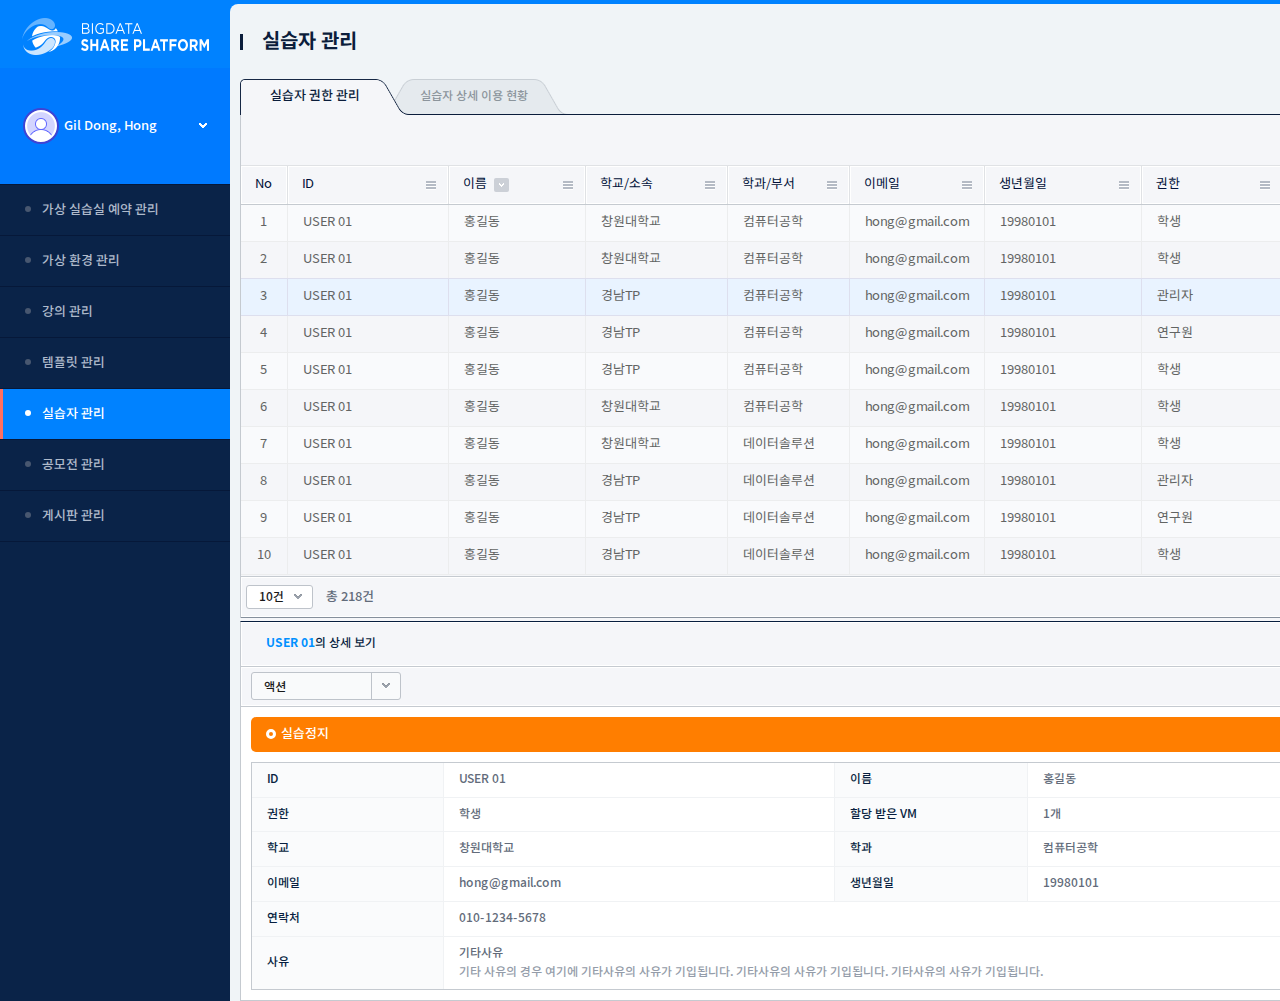
<file: src/trainee/trainee.html>
<!doctype html>
<html lang="ko">
<head>
  <title></title>
  <meta http-equiv="Content-Type" content="text/html;charset=utf-8">
  <meta http-equiv="Content-Type" content="text/javascript">
  <meta http-equiv="Content-Type" content="text/css">
  <meta name="Author" content="">
  <meta name="Keywords" content="">
  <meta name="Description" content="">
  <meta http-equiv="X-UA-Compatible" content="IE=edge">
  <meta name="viewport" content="width=device-width, user-scalable=no, initial-scale=1">

  <link rel="stylesheet" type="text/css" href="../../lib/css/selectric.css">
  <link rel="stylesheet" type="text/css" href="../../lib/css/jquery-ui.css">
  <link rel="stylesheet" type="text/css" href="../../lib/scss/main.css">

  <script src="../../lib/js/jquery-1.9.1.min.js"></script>
  <script src="../../lib/js/jquery-ui.min.js"></script>
  <script src="../../lib/js/jquery.selectric.min.js"></script>
</head>
<body>
<div class="wrap">
  <div class="sidebar">
    <h1 class="sidebar_logo"><a href="../../index.html"><img src="../../lib/images/sidebar/sidebar_logo.png" alt="GNTP"></a></h1>
    <div class="sidebar_cont">
      <div class="sidebar_user js_dropdown">
        <div class="sidebar_user_profile"><!--<img src="#" alt="">--></div>
        <button type="button" class="sidebar_user_btn js_dropdown_btn">Gil Dong, Hong</button>
        <div class="sidebar_user_menu js_dropdown_list">
          <ul>
            <li><a href="https://mtxted.github.io/gntp/index.html" target="_blank">포탈 바로가기</a></li>
            <li><a href="../push.html">알림 보기</a></li>
          </ul>
          <button type="button">Logout</button>
        </div><!-- //sidebar_user_menu -->
      </div>
    </div>

    <nav>
      <ul class="sidebar_nav js_nav">
        <li><a href="../reservation/vm_reservation.html">가상 실습실 예약 관리</a></li>
        <li><a href="../environment/vm_environment.html">가상 환경 관리</a></li>
        <li><a href="../lecture/lecture.html">강의 관리</a></li>
        <li><a href="../template/template.html">템플릿 관리</a></li>
        <li class="on"><a href="../trainee/trainee.html">실습자 관리</a></li>
        <li><a href="../contest/contest.html">공모전 관리</a></li>
        <li><a href="../board/board.html">게시판 관리</a></li>
      </ul>
    </nav>
  </div>
  <div class="main">
    <div class="top_toast">
      <div class="top_toast_item" style="display:none">
        <div class="top_toast_inner">
          <p>경고 및 알림이 들어갑니다. 경고 및 알림이 들어갑니다. 경고 및 알림이 들어갑니다. 경고 및 알림이 들어갑니다.<br>경고 및 알림이 들어갑니다. 경고 및 알림이 들어갑니다.</p>
        </div>
        <button type="button" class="top_toast_close"><span class="ico_close">Close</span></button>
      </div><!-- //top_toast_item -->

      <div class="top_toast_item" style="display:none">
        <div class="top_toast_inner">
          <p>경고 및 알림이 들어갑니다. 경고 및 알림이 들어갑니다.<br>경고 및 알림이 들어갑니다. 경고 및 알림이 들어갑니다.<br>경고 및 알림이 들어갑니다. 경고 및 알림이 들어갑니다. 경고 및 알림이 들어갑니다. 경고 및 알림이 들어갑니다.<br>경고 및 알림이 들어갑니다. 경고 및 알림이 들어갑니다. 경고 및 알림이 들어갑니다.</p>
        </div>
        <button type="button" class="top_toast_close"><span class="ico_close">Close</span></button>
      </div><!-- //top_toast_item -->

      <div class="top_toast_item" style="display:block">
        <div class="top_toast_inner">
          <p>경고 및 알림이 들어갑니다. 경고 및 알림이 들어갑니다.</p>
        </div>
        <button type="button" class="top_toast_close"><span class="ico_close">Close</span></button>
      </div><!-- //top_toast_item -->

      <div class="count">8</div>
    </div>
    <div class="top_option">

    </div><!-- //top_option -->

    <div class="container">
      <div class="container_row">
        <div class="top_title">
          <h2 class="current">실습자 관리</h2>
        </div>
      </div><!-- //container_row -->

      <div class="container_row">
        <div class="top_tab js_tab">
          <a href="trainee.html" class="on"><span>실습자 권한 관리</span></a>
          <a href="trainee_detail.html"><span>실습자 상세 이용 현황</span></a>
        </div>
      </div><!-- //container_row -->

      <div class="container_row">
        <div class="content">
          <div class="tb_ctrl">
            <div class="tb_ctrl_btns">

            </div>
            <div class="tb_ctrl_search">
              <div class="select_wrap">
                <input type="search">
                <button type="submit" class="btn_search"><span class="ico_ir search">Search</span></button>
              </div>
              <button type="button" class="btn_border"><span class="ico_ir refresh">Refresh</span></button>
            </div>
          </div>
          <div class="tb_wrap">
            <table class="tb_grid">
              <thead>
              <tr>
                <th class="th_check">No</th>
                <th class="th_step">ID
                  <div class="table_button_wrap">
                    <button type="button" class="table_button">Button</button>
                    <input type="text" class="table_button_input" placeholder="ID" style="display: none;">
                  </div>
                </th>
                <th class="th_vm_id">
                  <div class="sort_wrap">이름
                    <div class="sort_btns">
                      <button type="button" class="btn_sort asc js_btn_sort">Asc</button>
                      <button type="button" class="btn_sort desc js_btn_sort on">Desc</button>
                    </div><!-- //sort_btns -->
                  </div><!-- //sort_wrap -->

                  <div class="table_button_wrap">
                    <button type="button" class="table_button">Button</button>
                    <input type="text" class="table_button_input" placeholder="이름" style="display: none;">
                  </div>
                </th>
                <th class="th_status">학교/소속
                  <div class="table_button_wrap">
                    <button type="button" class="table_button">Button</button>
                    <input type="text" class="table_button_input" placeholder="학교/소속" style="display: none;">
                  </div>
                </th>
                <th class="th_vm_port">학과/부서
                  <div class="table_button_wrap">
                    <button type="button" class="table_button">Button</button>
                    <input type="text" class="table_button_input" placeholder="학과/부서" style="display: none;">
                  </div>
                </th>
                <th class="">이메일
                  <div class="table_button_wrap">
                    <button type="button" class="table_button">Button</button>
                    <input type="text" class="table_button_input" placeholder="이메일" style="display: none;">
                  </div>
                </th>
                <th class="th_status">생년월일
                  <div class="table_button_wrap">
                    <button type="button" class="table_button">Button</button>
                    <input type="text" class="table_button_input" placeholder="생년월일" style="display: none;">
                    <img src="../../lib/images/ico/table_button_calendar.png" alt="" class="table_button_calendar" style="display: none;">
                  </div>
                </th>
                <th class="th_status">권한
                  <div class="table_button_wrap select">
                    <button type="button" class="table_button">Button</button>
                    <div class="select_wrap select_status" aria-disabled="true" style="display: none;">
                      <select>
                        <option value="">전체</option>
                        <option value="">학생</option>
                        <option value="">연구원</option>
                        <option value="">관리자</option>
                      </select>
                    </div>
                  </div>
                </th>
                <th class="th_status">상태
                  <div class="table_button_wrap select">
                    <button type="button" class="table_button">Button</button>
                    <div class="select_wrap select_status" aria-disabled="true" style="display: none;">
                      <select>
                        <option value="">전체</option>
                        <option value="">실습중</option>
                        <option value="">승인대기</option>
                        <option value="">승인거부</option>
                        <option value="">실습정지</option>
                        <option value="">탈퇴</option>
                      </select>
                    </div>
                  </div>
                </th>
              </tr>
              </thead>
              <tbody>
              <tr>
                <td>1</td>
                <td class="td_al_left">USER 01</td>
                <td class="td_al_left">홍길동</td>
                <td class="td_al_left">창원대학교</td>
                <td class="td_al_left">컴퓨터공학</td>
                <td class="td_al_left">hong@gmail.com</td>
                <td class="td_al_left">19980101</td>
                <td class="td_al_left">학생</td>
                <td><span class="ico_status g2">승인대기</span></td>
              </tr>

              <tr>
                <td>2</td>
                <td class="td_al_left">USER 01</td>
                <td class="td_al_left">홍길동</td>
                <td class="td_al_left">창원대학교</td>
                <td class="td_al_left">컴퓨터공학</td>
                <td class="td_al_left">hong@gmail.com</td>
                <td class="td_al_left">19980101</td>
                <td class="td_al_left">학생</td>
                <td><span class="ico_status g1">실습중</span></td>
              </tr>

              <tr class="on">
                <td>3</td>
                <td class="td_al_left">USER 01</td>
                <td class="td_al_left">홍길동</td>
                <td class="td_al_left">경남TP</td>
                <td class="td_al_left">컴퓨터공학</td>
                <td class="td_al_left">hong@gmail.com</td>
                <td class="td_al_left">19980101</td>
                <td class="td_al_left">관리자</td>
                <td><span class="ico_status g5">실습정지</span></td>
              </tr>

              <tr>
                <td>4</td>
                <td class="td_al_left">USER 01</td>
                <td class="td_al_left">홍길동</td>
                <td class="td_al_left">경남TP</td>
                <td class="td_al_left">컴퓨터공학</td>
                <td class="td_al_left">hong@gmail.com</td>
                <td class="td_al_left">19980101</td>
                <td class="td_al_left">연구원</td>
                <td><span class="ico_status">탈퇴</span></td>
              </tr>

              <tr>
                <td>5</td>
                <td class="td_al_left">USER 01</td>
                <td class="td_al_left">홍길동</td>
                <td class="td_al_left">경남TP</td>
                <td class="td_al_left">컴퓨터공학</td>
                <td class="td_al_left">hong@gmail.com</td>
                <td class="td_al_left">19980101</td>
                <td class="td_al_left">학생</td>
                <td><span class="ico_status g3">승인거부</span></td>
              </tr>

              <tr>
                <td>6</td>
                <td class="td_al_left">USER 01</td>
                <td class="td_al_left">홍길동</td>
                <td class="td_al_left">창원대학교</td>
                <td class="td_al_left">컴퓨터공학</td>
                <td class="td_al_left">hong@gmail.com</td>
                <td class="td_al_left">19980101</td>
                <td class="td_al_left">학생</td>
                <td><span class="ico_status g2">승인대기</span></td>
              </tr>

              <tr>
                <td>7</td>
                <td class="td_al_left">USER 01</td>
                <td class="td_al_left">홍길동</td>
                <td class="td_al_left">창원대학교</td>
                <td class="td_al_left">데이터솔루션</td>
                <td class="td_al_left">hong@gmail.com</td>
                <td class="td_al_left">19980101</td>
                <td class="td_al_left">학생</td>
                <td><span class="ico_status g1">실습중</span></td>
              </tr>

              <tr>
                <td>8</td>
                <td class="td_al_left">USER 01</td>
                <td class="td_al_left">홍길동</td>
                <td class="td_al_left">경남TP</td>
                <td class="td_al_left">데이터솔루션</td>
                <td class="td_al_left">hong@gmail.com</td>
                <td class="td_al_left">19980101</td>
                <td class="td_al_left">관리자</td>
                <td><span class="ico_status g5">실습정지</span></td>
              </tr>

              <tr>
                <td>9</td>
                <td class="td_al_left">USER 01</td>
                <td class="td_al_left">홍길동</td>
                <td class="td_al_left">경남TP</td>
                <td class="td_al_left">데이터솔루션</td>
                <td class="td_al_left">hong@gmail.com</td>
                <td class="td_al_left">19980101</td>
                <td class="td_al_left">연구원</td>
                <td><span class="ico_status">탈퇴</span></td>
              </tr>

              <tr>
                <td>10</td>
                <td class="td_al_left">USER 01</td>
                <td class="td_al_left">홍길동</td>
                <td class="td_al_left">경남TP</td>
                <td class="td_al_left">데이터솔루션</td>
                <td class="td_al_left">hong@gmail.com</td>
                <td class="td_al_left">19980101</td>
                <td class="td_al_left">학생</td>
                <td><span class="ico_status g3">승인거부</span></td>
              </tr>


              </tbody>
            </table>

            <div class="pagenation_wrap">
              <div class="pagenation_select">
                <div class="select_wrap">
                  <select>
                    <option>10건</option>
                  </select>
                </div>
                <p class="pagenation_counter">총 218건</p>
              </div>
              <div class="pagenation_inner">
                <a href="#" class="pagenation_btn prev"><span>Prev</span></a>
                <div class="pagenation_current">
                  <span class="current">10</span>
                  <span>of 38</span>
                </div>
                <a href="#" class="pagenation_btn next"><span>Next</span></a>
              </div>
            </div><!-- //pagenation_wrap -->

          </div><!-- //tb_wrap -->

          <div class="list_detail_wrap">
            <div class="list_detail_tit">
              <span>USER 01</span>의 상세 보기
            </div>

            <div class="list_detail_choose">
              <div class="select_wrap list_detail_select clearfix" aria-disabled="true">
                <select>
                  <option value="" class="select_action">액션</option>
                  <option value="" class="select_action">승인대기</option>
                  <option value="" class="select_action">실습중</option>
                  <option value="" class="select_action">실습정지</option>
                  <option value="" class="select_action">탈퇴</option>
                  <option value="" class="select_action">승인거부</option>
                </select>
              </div>

              <div class="tb_ctrl list_detail_ctrl">
                <div class="tb_ctrl_search">
                  <button type="button" class="btn_border"><span class="ico_ir refresh">Refresh</span></button>
                </div>
              </div>
            </div>

            <div class="list_detail_contents">
              <div class="list_detail_status g5"><p>실습정지</p></div>
              <table class="tb_list_detail">
                <colgroup>
                  <col style="width:14%">
                  <col style="width:36%">
                  <col style="width:14%">
                  <col style="width:36%">
                </colgroup>
                <tr>
                  <th>ID</th>
                  <td>USER 01</td>
                  <th>이름</th>
                  <td>홍길동</td>
                </tr>
                <tr>
                  <th>권한</th>
                  <td>학생</td>
                  <th>할당 받은 VM</th>
                  <td>1개</td>
                </tr>
                <tr>
                  <th>학교</th>
                  <td>창원대학교</td>
                  <th>학과</th>
                  <td>컴퓨터공학</td>
                </tr>
                <tr>
                  <th>이메일</th>
                  <td>hong@gmail.com</td>
                  <th>생년월일</th>
                  <td>19980101</td>
                </tr>
                <tr>
                  <th>연락처</th>
                  <td colspan="3">010-1234-5678</td>
                </tr>
                <tr>
                  <th>사유</th>
                  <td colspan="3">
                    기타사유
                    <span>기타 사유의 경우 여기에 기타사유의 사유가 기입됩니다. 기타사유의 사유가 기입됩니다. 기타사유의 사유가 기입됩니다.</span>
                  </td>
                </tr>
              </table>
            </div>
          </div>
        </div>
      </div><!-- //container_row -->
    </div>
  </div>
</div>

<div class="pop_wrap ui-draggable ui-draggable-handle" id="popupLecCreate" style="width:570px;">
  <button type="button" class="btn_pop_close"><span class="ico_del">Close</span></button>
  <div class="pop_common">
    <div class="pop_tit">사유 입력</div>
    <div class="pop_body">
      <div class="pop_cont pop_cont_scroll">
        <img src="../../lib/images/gntp/action_trainee_img.png" alt="">

      </div><!-- pop_cont -->
      <div class="pop_btns">
        <button type="button" class="btn_action">저장</button>
      </div>
    </div><!-- pop_body -->
  </div><!-- popup -->
</div><!-- popup -->

<div class="pop_wrap ui-draggable ui-draggable-handle pop_chk pop_temp" id="popupVMCreateChk" style="width:350px;">
  <div class="pop_common">
    <div class="pop_body">
      <div class="pop_cont pop_cont_scroll">
        <p class="vmchk_txt">실습자 상태를 변경하시겠습니까?</p>
      </div><!-- pop_cont -->
      <div class="pop_btns">
        <button type="button" class="btn_action">취소</button>
        <button type="button" class="btn_action">확인</button>
      </div>
    </div><!-- pop_body -->
  </div><!-- popup -->
</div><!-- popup -->

<script src="../../lib/js/jquery.script.js"></script>

<script>
  $('.table_button').click(function(){
    $(this).siblings().show();
    $(this).siblings('.table_button_calendar').hide();
  });

  $('.table_button_input').click(function (){
    $(this).siblings().show();
  });

  $('.table_button_input').dblclick(function(){
    $(this).hide();
    $(this).siblings('.table_button_calendar').hide();
    $(this).siblings('.select_wrap').hide();
  });

  $('.table_button_calendar').dblclick(function(){
    $(this).siblings('.table_button_input').hide();
    $(this).hide();
    $(this).siblings('.select_wrap').hide();
  });

  $('.select_status').dblclick(function(){
    $(this).hide();
  });

  $('.list_detail_wrap .list_detail_contents .list_detail_status').click(function(){
    $('#popupLecCreate').show();
  });

  $('.btn_pop_close').click(function(){
    $('.pop_wrap').hide();
  });

  $('#popupLecCreate .btn_action').click(function(){
    $('#popupVMCreateChk').show();
  });

  $('.btn_08').click(function (){
    $('.pop_del').show();
  })

  $('.btn_07').click(function (){
    $('#popupLecModify').show();
  })

  $('#popupLecModify .btn_action').click(function(){
    $('#popupLecModifyChk').show();
  });

  $('.pop_chk .btn_action').click(function (){
    $('.pop_wrap').hide();
    $('.pop_chk').hide();
  })

</script>
</body>
</html>
</file>
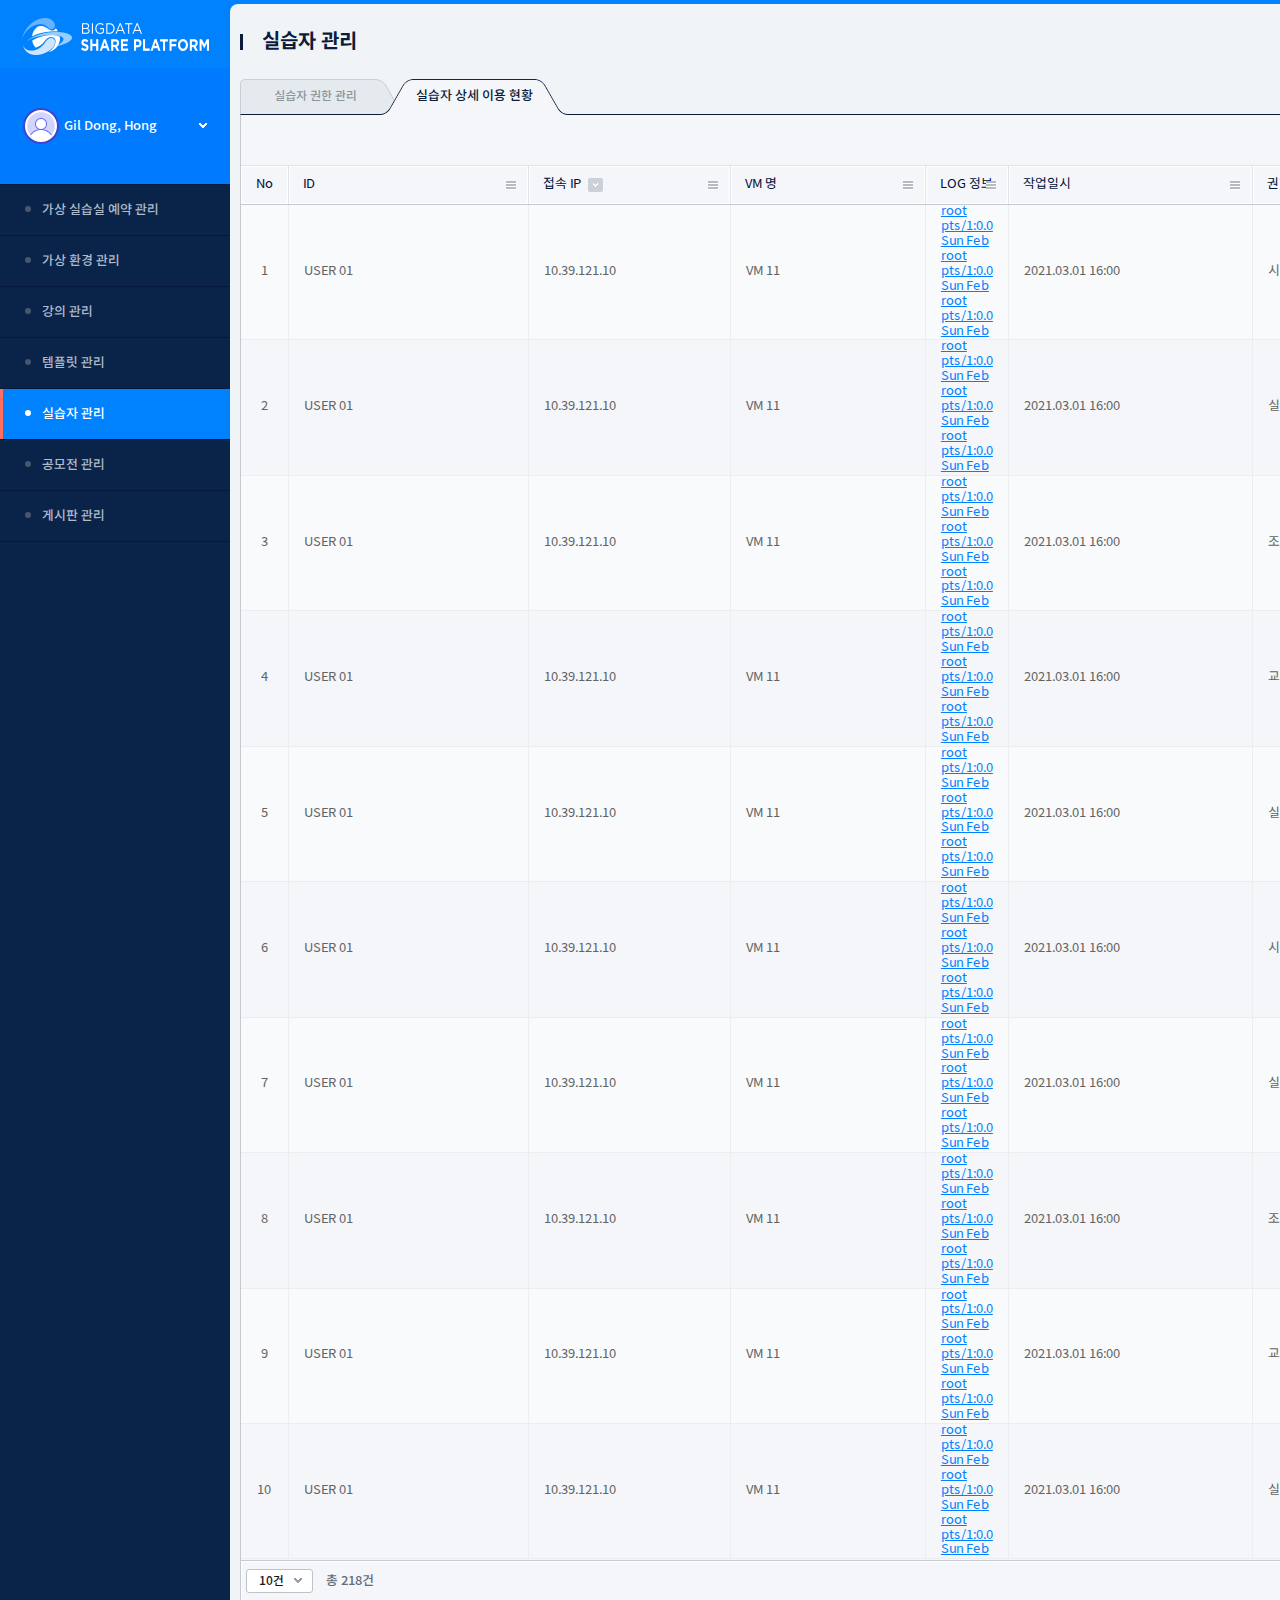
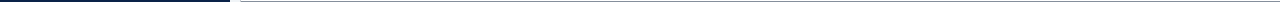
<file: src/trainee/trainee_detail.html>
<!doctype html>
<html lang="ko">
<head>
  <title></title>
  <meta http-equiv="Content-Type" content="text/html;charset=utf-8">
  <meta http-equiv="Content-Type" content="text/javascript">
  <meta http-equiv="Content-Type" content="text/css">
  <meta name="Author" content="">
  <meta name="Keywords" content="">
  <meta name="Description" content="">
  <meta http-equiv="X-UA-Compatible" content="IE=edge">
  <meta name="viewport" content="width=device-width, user-scalable=no, initial-scale=1">

  <link rel="stylesheet" type="text/css" href="../../lib/css/selectric.css">
  <link rel="stylesheet" type="text/css" href="../../lib/css/jquery-ui.css">
  <link rel="stylesheet" type="text/css" href="../../lib/scss/main.css">

  <script src="../../lib/js/jquery-1.9.1.min.js"></script>
  <script src="../../lib/js/jquery-ui.min.js"></script>
  <script src="../../lib/js/jquery.selectric.min.js"></script>
</head>
<body>
<div class="wrap">
  <div class="sidebar">
    <h1 class="sidebar_logo"><a href="../../index.html"><img src="../../lib/images/sidebar/sidebar_logo.png" alt="GNTP"></a></h1>
    <div class="sidebar_cont">
      <div class="sidebar_user js_dropdown">
        <div class="sidebar_user_profile"><!--<img src="#" alt="">--></div>
        <button type="button" class="sidebar_user_btn js_dropdown_btn">Gil Dong, Hong</button>
        <div class="sidebar_user_menu js_dropdown_list">
          <ul>
            <li><a href="https://mtxted.github.io/gntp/index.html" target="_blank">포탈 바로가기</a></li>
            <li><a href="../push.html">알림 보기</a></li>
          </ul>
          <button type="button">Logout</button>
        </div><!-- //sidebar_user_menu -->
      </div>
    </div>

    <nav>
      <ul class="sidebar_nav js_nav">
        <li><a href="../reservation/vm_reservation.html">가상 실습실 예약 관리</a></li>
        <li><a href="../environment/vm_environment.html">가상 환경 관리</a></li>
        <li><a href="../lecture/lecture.html">강의 관리</a></li>
        <li><a href="../template/template.html">템플릿 관리</a></li>
        <li class="on"><a href="../trainee/trainee.html">실습자 관리</a></li>
        <li><a href="../contest/contest.html">공모전 관리</a></li>
        <li><a href="../board/board.html">게시판 관리</a></li>
      </ul>
    </nav>
  </div>
  <div class="main">
    <div class="top_toast">
      <div class="top_toast_item" style="display:none">
        <div class="top_toast_inner">
          <p>경고 및 알림이 들어갑니다. 경고 및 알림이 들어갑니다. 경고 및 알림이 들어갑니다. 경고 및 알림이 들어갑니다.<br>경고 및 알림이 들어갑니다. 경고 및 알림이 들어갑니다.</p>
        </div>
        <button type="button" class="top_toast_close"><span class="ico_close">Close</span></button>
      </div><!-- //top_toast_item -->

      <div class="top_toast_item" style="display:none">
        <div class="top_toast_inner">
          <p>경고 및 알림이 들어갑니다. 경고 및 알림이 들어갑니다.<br>경고 및 알림이 들어갑니다. 경고 및 알림이 들어갑니다.<br>경고 및 알림이 들어갑니다. 경고 및 알림이 들어갑니다. 경고 및 알림이 들어갑니다. 경고 및 알림이 들어갑니다.<br>경고 및 알림이 들어갑니다. 경고 및 알림이 들어갑니다. 경고 및 알림이 들어갑니다.</p>
        </div>
        <button type="button" class="top_toast_close"><span class="ico_close">Close</span></button>
      </div><!-- //top_toast_item -->

      <div class="top_toast_item" style="display:block">
        <div class="top_toast_inner">
          <p>경고 및 알림이 들어갑니다. 경고 및 알림이 들어갑니다.</p>
        </div>
        <button type="button" class="top_toast_close"><span class="ico_close">Close</span></button>
      </div><!-- //top_toast_item -->

      <div class="count">8</div>
    </div>
    <div class="top_option">

    </div><!-- //top_option -->

    <div class="container">
      <div class="container_row">
        <div class="top_title">
          <h2 class="current">실습자 관리</h2>
        </div>
      </div><!-- //container_row -->

      <div class="container_row">
        <div class="top_tab js_tab">
          <a href="trainee.html"><span>실습자 권한 관리</span></a>
          <a href="trainee_detail.html" class="on"><span>실습자 상세 이용 현황</span></a>
        </div>
      </div><!-- //container_row -->

      <div class="container_row">
        <div class="content">
          <div class="tb_ctrl">
            <div class="tb_ctrl_btns">

            </div>
            <div class="tb_ctrl_search">
              <div class="select_wrap">
                <input type="search">
                <button type="submit" class="btn_search"><span class="ico_ir search">Search</span></button>
              </div>
              <button type="button" class="btn_border"><span class="ico_ir refresh">Refresh</span></button>
            </div>
          </div>
          <div class="tb_wrap">
            <table class="tb_grid">
              <thead>
              <tr>
                <th class="th_check">No</th>
                <th class="th_lec_name">ID
                  <div class="table_button_wrap">
                    <button type="button" class="table_button">Button</button>
                    <input type="text" class="table_button_input" placeholder="ID" style="display: none;">
                  </div>
                </th>
                <th class="th_step">
                  <div class="sort_wrap">접속 IP
                    <div class="sort_btns">
                      <button type="button" class="btn_sort asc js_btn_sort">Asc</button>
                      <button type="button" class="btn_sort desc js_btn_sort on">Desc</button>
                    </div><!-- //sort_btns -->
                  </div><!-- //sort_wrap -->

                  <div class="table_button_wrap">
                    <button type="button" class="table_button">Button</button>
                    <input type="text" class="table_button_input" placeholder="접속 IP" style="display: none;">
                  </div>
                </th>
                <th class="th_step">VM 명
                  <div class="table_button_wrap">
                    <button type="button" class="table_button">Button</button>
                    <input type="text" class="table_button_input" placeholder="VM 명" style="display: none;">
                  </div>
                </th>
                <th class="">LOG 정보
                  <div class="table_button_wrap">
                    <button type="button" class="table_button">Button</button>
                    <input type="text" class="table_button_input" placeholder="LOG 정보" style="display: none;">
                  </div>
                </th>
                <th class="th_lec_name">작업일시
                  <div class="table_button_wrap select">
                    <button type="button" class="table_button">Button</button>
                    <input type="text" class="table_button_input" placeholder="작업일시" style="display: none;">
                    <img src="../../lib/images/ico/table_button_calendar.png" alt="" class="table_button_calendar" style="display: none;">
                    <div class="select_wrap" aria-disabled="true" style="display: none;">
                      <select>
                        <option>시 간</option>
                        <option>01:00</option>
                        <option>02:00</option>
                        <option>03:00</option>
                        <option>04:00</option>
                        <option>05:00</option>
                      </select>
                    </div>
                  </div>
                </th>
                <th class="th_status">권한
                  <div class="table_button_wrap select">
                    <button type="button" class="table_button">Button</button>
                    <div class="select_wrap select_status" aria-disabled="true" style="display: none;">
                      <select>
                        <option value="">전체</option>
                        <option value="">실습자</option>
                        <option value="">시스템관리자</option>
                        <option value="">조교</option>
                        <option value="">교수</option>
                        <option value="">기타</option>
                      </select>
                    </div>
                  </div>
                </th>
              </tr>
              </thead>
              <tbody>
              <tr>
                <td>1</td>
                <td class="td_al_left">USER 01</td>
                <td class="td_al_left">10.39.121.10</td>
                <td class="td_al_left">VM 11</td>
                <td class="td_al_left"><a href="javascript:voic(0)" class="log">root pts/1:0.0 Sun Feb root pts/1:0.0 Sun Feb root pts/1:0.0 Sun Feb</a></td>
                <td class="td_al_left">2021.03.01 16:00</td>
                <td class="td_al_left">시스템관리자</td>
              </tr>

              <tr>
                <td>2</td>
                <td class="td_al_left">USER 01</td>
                <td class="td_al_left">10.39.121.10</td>
                <td class="td_al_left">VM 11</td>
                <td class="td_al_left"><a href="javascript:voic(0)" class="log">root pts/1:0.0 Sun Feb root pts/1:0.0 Sun Feb root pts/1:0.0 Sun Feb</a></td>
                <td class="td_al_left">2021.03.01 16:00</td>
                <td class="td_al_left">실습자</td>
              </tr>

              <tr>
                <td>3</td>
                <td class="td_al_left">USER 01</td>
                <td class="td_al_left">10.39.121.10</td>
                <td class="td_al_left">VM 11</td>
                <td class="td_al_left"><a href="javascript:voic(0)" class="log">root pts/1:0.0 Sun Feb root pts/1:0.0 Sun Feb root pts/1:0.0 Sun Feb</a></td>
                <td class="td_al_left">2021.03.01 16:00</td>
                <td class="td_al_left">조교</td>
              </tr>

              <tr>
                <td>4</td>
                <td class="td_al_left">USER 01</td>
                <td class="td_al_left">10.39.121.10</td>
                <td class="td_al_left">VM 11</td>
                <td class="td_al_left"><a href="javascript:voic(0)" class="log">root pts/1:0.0 Sun Feb root pts/1:0.0 Sun Feb root pts/1:0.0 Sun Feb</a></td>
                <td class="td_al_left">2021.03.01 16:00</td>
                <td class="td_al_left">교수</td>
              </tr>

              <tr>
                <td>5</td>
                <td class="td_al_left">USER 01</td>
                <td class="td_al_left">10.39.121.10</td>
                <td class="td_al_left">VM 11</td>
                <td class="td_al_left"><a href="javascript:voic(0)" class="log">root pts/1:0.0 Sun Feb root pts/1:0.0 Sun Feb root pts/1:0.0 Sun Feb</a></td>
                <td class="td_al_left">2021.03.01 16:00</td>
                <td class="td_al_left">실습자</td>
              </tr>

              <tr>
                <td>6</td>
                <td class="td_al_left">USER 01</td>
                <td class="td_al_left">10.39.121.10</td>
                <td class="td_al_left">VM 11</td>
                <td class="td_al_left"><a href="javascript:voic(0)" class="log">root pts/1:0.0 Sun Feb root pts/1:0.0 Sun Feb root pts/1:0.0 Sun Feb</a></td>
                <td class="td_al_left">2021.03.01 16:00</td>
                <td class="td_al_left">시스템관리자</td>
              </tr>

              <tr>
                <td>7</td>
                <td class="td_al_left">USER 01</td>
                <td class="td_al_left">10.39.121.10</td>
                <td class="td_al_left">VM 11</td>
                <td class="td_al_left"><a href="javascript:voic(0)" class="log">root pts/1:0.0 Sun Feb root pts/1:0.0 Sun Feb root pts/1:0.0 Sun Feb</a></td>
                <td class="td_al_left">2021.03.01 16:00</td>
                <td class="td_al_left">실습자</td>
              </tr>

              <tr>
                <td>8</td>
                <td class="td_al_left">USER 01</td>
                <td class="td_al_left">10.39.121.10</td>
                <td class="td_al_left">VM 11</td>
                <td class="td_al_left"><a href="javascript:voic(0)" class="log">root pts/1:0.0 Sun Feb root pts/1:0.0 Sun Feb root pts/1:0.0 Sun Feb</a></td>
                <td class="td_al_left">2021.03.01 16:00</td>
                <td class="td_al_left">조교</td>
              </tr>

              <tr>
                <td>9</td>
                <td class="td_al_left">USER 01</td>
                <td class="td_al_left">10.39.121.10</td>
                <td class="td_al_left">VM 11</td>
                <td class="td_al_left"><a href="javascript:voic(0)" class="log">root pts/1:0.0 Sun Feb root pts/1:0.0 Sun Feb root pts/1:0.0 Sun Feb</a></td>
                <td class="td_al_left">2021.03.01 16:00</td>
                <td class="td_al_left">교수</td>
              </tr>

              <tr>
                <td>10</td>
                <td class="td_al_left">USER 01</td>
                <td class="td_al_left">10.39.121.10</td>
                <td class="td_al_left">VM 11</td>
                <td class="td_al_left"><a href="javascript:voic(0)" class="log">root pts/1:0.0 Sun Feb root pts/1:0.0 Sun Feb root pts/1:0.0 Sun Feb</a></td>
                <td class="td_al_left">2021.03.01 16:00</td>
                <td class="td_al_left">실습자</td>
              </tr>

              </tbody>
            </table>

            <div class="pagenation_wrap">
              <div class="pagenation_select">
                <div class="select_wrap">
                  <select>
                    <option>10건</option>
                  </select>
                </div>
                <p class="pagenation_counter">총 218건</p>
              </div>
              <div class="pagenation_inner">
                <a href="#" class="pagenation_btn prev"><span>Prev</span></a>
                <div class="pagenation_current">
                  <span class="current">10</span>
                  <span>of 38</span>
                </div>
                <a href="#" class="pagenation_btn next"><span>Next</span></a>
              </div>
            </div><!-- //pagenation_wrap -->

          </div><!-- //tb_wrap -->


        </div>
      </div><!-- //container_row -->
    </div>
  </div>
</div>

<div class="pop_wrap ui-draggable ui-draggable-handle" id="popupLecCreate" style="width:660px;">
  <button type="button" class="btn_pop_close"><span class="ico_del">Close</span></button>
  <div class="pop_common">
    <div class="pop_tit">상세 LOG 정보</div>
    <div class="pop_body">
      <div class="pop_cont pop_cont_scroll">
        <img src="../../lib/images/gntp/log_bg.png" alt="">

      </div><!-- pop_cont -->
      <div class="pop_btns">
        <button type="button" class="btn_action">확인</button>
      </div>
    </div><!-- pop_body -->
  </div><!-- popup -->
</div><!-- popup -->

<script src="../../lib/js/jquery.script.js"></script>

<script>
  $('.table_button').click(function(){
    $(this).siblings().show();
    $(this).siblings('.table_button_calendar').hide();
  });

  $('.table_button_input').click(function (){
    $(this).siblings().show();
  });

  $('.table_button_input').dblclick(function(){
    $(this).hide();
    $(this).siblings('.table_button_calendar').hide();
    $(this).siblings('.select_wrap').hide();
  });

  $('.table_button_calendar').dblclick(function(){
    $(this).siblings('.table_button_input').hide();
    $(this).hide();
    $(this).siblings('.select_wrap').hide();
  });

  $('.select_status').dblclick(function(){
    $(this).hide();
  });

  $('.log').click(function(){
    $('#popupLecCreate').show();
  });

  $('.btn_pop_close').click(function(){
    $('.pop_wrap').hide();
  });

  $('.btn_action').click(function (){
    $('.pop_wrap').hide();
    $('.pop_chk').hide();
  })

</script>
</body>
</html>
</file>
<file: lib/css/selectric.css>
/*======================================
  Selectric v1.13.0
======================================*/

.selectric-wrapper {
  position: relative;
  cursor: pointer;
}

.selectric-responsive {
  width: 100%;
}

.selectric {
  border-radius: 0px;
  background: #F8F8F8;
  position: relative;
  overflow: hidden;
  z-index: 10;
}

.selectric .label {
  display: block;
  white-space: nowrap;
  overflow: hidden;
  text-overflow: ellipsis;
  margin: 0 38px 0 10px;
  font-size: 12px;
  line-height: 38px;
  color: #444;
  height: 38px;
  -webkit-user-select: none;
     -moz-user-select: none;
      -ms-user-select: none;
          user-select: none;
}

.selectric .button {
  display: block;
  position: absolute;
  right: 0;
  top: 0;
  width: 38px;
  height: 38px;
  line-height: 38px;
  background-color: #F8f8f8;
  color: #BBB;
  text-align: center;
  font: 0/0 a;
  *font: 20px/38px Lucida Sans Unicode, Arial Unicode MS, Arial;
}

.selectric .button:after {
  content: " ";
  position: absolute;
  top: 0;
  right: 0;
  bottom: 0;
  left: 0;
  margin: auto;
  width: 0;
  height: 0;
  border: 4px solid transparent;
  border-top-color: #BBB;
  border-bottom: none;
}

.selectric-focus .selectric {
  border-color: #aaaaaa;
}

.selectric-hover .selectric {
  border-color: #c4c4c4;
}

.selectric-hover .selectric .button {
  color: #a2a2a2;
}

.selectric-hover .selectric .button:after {
  border-top-color: #a2a2a2;
}

.selectric-open {
  z-index: 9999;
}

.selectric-open .selectric {
  border-color: #c4c4c4;
}

.selectric-open .selectric-items {
  display: block;
}

.selectric-disabled {
  filter: alpha(opacity=50);
  opacity: 0.5;
  cursor: default;
  -webkit-user-select: none;
     -moz-user-select: none;
      -ms-user-select: none;
          user-select: none;
}

.selectric-hide-select {
  position: relative;
  overflow: hidden;
  width: 0;
  height: 0;
}

.selectric-hide-select select {
  position: absolute;
  left: -100%;
}

.selectric-hide-select.selectric-is-native {
  position: absolute;
  width: 100%;
  height: 100%;
  z-index: 10;
}

.selectric-hide-select.selectric-is-native select {
  position: absolute;
  top: 0;
  left: 0;
  right: 0;
  height: 100%;
  width: 100%;
  border: none;
  z-index: 1;
  box-sizing: border-box;
  opacity: 0;
}

.selectric-input {
  position: absolute !important;
  top: 0 !important;
  left: 0 !important;
  overflow: hidden !important;
  clip: rect(0, 0, 0, 0) !important;
  margin: 0 !important;
  padding: 0 !important;
  width: 1px !important;
  height: 1px !important;
  outline: none !important;
  border: none !important;
  *font: 0/0 a !important;
  background: none !important;
}

.selectric-temp-show {
  position: absolute !important;
  visibility: hidden !important;
  display: block !important;
}

/* Items box */
.selectric-items {
  display: none;
  position: absolute;
  top: 100%;
  left: 0;
  background: #F8F8F8;
  border: 1px solid #c4c4c4;
  z-index: -1;
  box-shadow: 0 0 10px -6px;
}

.selectric-items .selectric-scroll {
  height: 100%;
  overflow: auto;
}

.selectric-above .selectric-items {
  top: auto;
  bottom: 100%;
}

.selectric-items ul, .selectric-items li {
  list-style: none;
  padding: 0;
  margin: 0;
  font-size: 12px;
  line-height: 20px;
  min-height: 20px;
}

.selectric-items li {
  display: block;
  padding: 10px;
  color: #666;
  cursor: pointer;
}

.selectric-items li.selected {
  background: #E0E0E0;
  color: #444;
}

.selectric-items li.highlighted {
  background: #D0D0D0;
  color: #444;
}

.selectric-items li:hover {
  background: #D5D5D5;
  color: #444;
}

.selectric-items .disabled {
  filter: alpha(opacity=50);
  opacity: 0.5;
  cursor: default !important;
  background: none !important;
  color: #666 !important;
  -webkit-user-select: none;
     -moz-user-select: none;
      -ms-user-select: none;
          user-select: none;
}

.selectric-items .selectric-group .selectric-group-label {
  font-weight: bold;
  padding-left: 10px;
  cursor: default;
  -webkit-user-select: none;
     -moz-user-select: none;
      -ms-user-select: none;
          user-select: none;
  background: none;
  color: #444;
}

.selectric-items .selectric-group.disabled li {
  filter: alpha(opacity=100);
  opacity: 1;
}

.selectric-items .selectric-group li {
  padding-left: 25px;
}
</file>
<file: lib/scss/main.css>
/*========================================================================== base */
/* animations */
/*! normalize.css v8.0.1 | MIT License | github.com/necolas/normalize.css */
/* Document
   ========================================================================== */
/**
 * 1. Correct the line height in all browsers.
 * 2. Prevent adjustments of font size after orientation changes in iOS.
 */
html {
  line-height: 1.15;
  /* 1 */
  -webkit-text-size-adjust: 100%;
  /* 2 */
}

/* Sections
   ========================================================================== */
/**
 * Remove the margin in all browsers.
 */
body {
  margin: 0;
}

/**
 * Render the `main` element consistently in IE.
 */
main {
  display: block;
}

/**
 * Correct the font size and margin on `h1` elements within `section` and
 * `article` contexts in Chrome, Firefox, and Safari.
 */
h1 {
  font-size: 2em;
  margin: 0.67em 0;
}

/* Grouping content
   ========================================================================== */
/**
 * 1. Add the correct box sizing in Firefox.
 * 2. Show the overflow in Edge and IE.
 */
hr {
  box-sizing: content-box;
  /* 1 */
  height: 0;
  /* 1 */
  overflow: visible;
  /* 2 */
}

/**
 * 1. Correct the inheritance and scaling of font size in all browsers.
 * 2. Correct the odd `em` font sizing in all browsers.
 */
pre {
  font-family: monospace, monospace;
  /* 1 */
  font-size: 1em;
  /* 2 */
}

/* Text-level semantics
   ========================================================================== */
/**
 * Remove the gray background on active links in IE 10.
 */
a {
  background-color: transparent;
}

/**
 * 1. Remove the bottom border in Chrome 57-
 * 2. Add the correct text decoration in Chrome, Edge, IE, Opera, and Safari.
 */
abbr[title] {
  border-bottom: none;
  /* 1 */
  text-decoration: underline;
  /* 2 */
  text-decoration: underline dotted;
  /* 2 */
}

/**
 * Add the correct font weight in Chrome, Edge, and Safari.
 */
b,
strong {
  font-weight: bolder;
}

/**
 * 1. Correct the inheritance and scaling of font size in all browsers.
 * 2. Correct the odd `em` font sizing in all browsers.
 */
code,
kbd,
samp {
  font-family: monospace, monospace;
  /* 1 */
  font-size: 1em;
  /* 2 */
}

/**
 * Add the correct font size in all browsers.
 */
small {
  font-size: 80%;
}

/**
 * Prevent `sub` and `sup` elements from affecting the line height in
 * all browsers.
 */
sub,
sup {
  font-size: 75%;
  line-height: 0;
  position: relative;
  vertical-align: baseline;
}

sub {
  bottom: -0.25em;
}

sup {
  top: -0.5em;
}

/* Embedded content
   ========================================================================== */
/**
 * Remove the border on images inside links in IE 10.
 */
img {
  border-style: none;
}

/* Forms
   ========================================================================== */
/**
 * 1. Change the font styles in all browsers.
 * 2. Remove the margin in Firefox and Safari.
 */
button,
input,
optgroup,
select,
textarea {
  font-family: inherit;
  /* 1 */
  font-size: 100%;
  /* 1 */
  line-height: 1.15;
  /* 1 */
  margin: 0;
  /* 2 */
}

/**
 * Show the overflow in IE.
 * 1. Show the overflow in Edge.
 */
button,
input {
  /* 1 */
  overflow: visible;
}

/**
 * Remove the inheritance of text transform in Edge, Firefox, and IE.
 * 1. Remove the inheritance of text transform in Firefox.
 */
button,
select {
  /* 1 */
  text-transform: none;
}

/**
 * Correct the inability to style clickable types in iOS and Safari.
 */
button,
[type=button],
[type=reset],
[type=submit] {
  -webkit-appearance: button;
}

/**
 * Remove the inner border and padding in Firefox.
 */
button::-moz-focus-inner,
[type=button]::-moz-focus-inner,
[type=reset]::-moz-focus-inner,
[type=submit]::-moz-focus-inner {
  border-style: none;
  padding: 0;
}

/**
 * Restore the focus styles unset by the previous rule.
 */
button:-moz-focusring,
[type=button]:-moz-focusring,
[type=reset]:-moz-focusring,
[type=submit]:-moz-focusring {
  outline: 1px dotted ButtonText;
}

/**
 * Correct the padding in Firefox.
 */
fieldset {
  padding: 0.35em 0.75em 0.625em;
}

/**
 * 1. Correct the text wrapping in Edge and IE.
 * 2. Correct the color inheritance from `fieldset` elements in IE.
 * 3. Remove the padding so developers are not caught out when they zero out
 *    `fieldset` elements in all browsers.
 */
legend {
  box-sizing: border-box;
  /* 1 */
  color: inherit;
  /* 2 */
  display: table;
  /* 1 */
  max-width: 100%;
  /* 1 */
  padding: 0;
  /* 3 */
  white-space: normal;
  /* 1 */
}

/**
 * Add the correct vertical alignment in Chrome, Firefox, and Opera.
 */
progress {
  vertical-align: baseline;
}

/**
 * Remove the default vertical scrollbar in IE 10+.
 */
textarea {
  overflow: auto;
}

/**
 * 1. Add the correct box sizing in IE 10.
 * 2. Remove the padding in IE 10.
 */
[type=checkbox],
[type=radio] {
  box-sizing: border-box;
  /* 1 */
  padding: 0;
  /* 2 */
}

/**
 * Correct the cursor style of increment and decrement buttons in Chrome.
 */
[type=number]::-webkit-inner-spin-button,
[type=number]::-webkit-outer-spin-button {
  height: auto;
}

/**
 * 1. Correct the odd appearance in Chrome and Safari.
 * 2. Correct the outline style in Safari.
 */
[type=search] {
  -webkit-appearance: textfield;
  /* 1 */
  outline-offset: -2px;
  /* 2 */
}

/**
 * Remove the inner padding in Chrome and Safari on macOS.
 */
[type=search]::-webkit-search-decoration {
  -webkit-appearance: none;
}

/**
 * 1. Correct the inability to style clickable types in iOS and Safari.
 * 2. Change font properties to `inherit` in Safari.
 */
::-webkit-file-upload-button {
  -webkit-appearance: button;
  /* 1 */
  font: inherit;
  /* 2 */
}

/* Interactive
   ========================================================================== */
/*
 * Add the correct display in Edge, IE 10+, and Firefox.
 */
details {
  display: block;
}

/*
 * Add the correct display in all browsers.
 */
summary {
  display: list-item;
}

/* Misc
   ========================================================================== */
/**
 * Add the correct display in IE 10+.
 */
template {
  display: none;
}

/**
 * Add the correct display in IE 10.
 */
[hidden] {
  display: none;
}

/* reset */
html, body, div, span, applet, object, iframe,
h1, h2, h3, h4, h5, h6, p, blockquote, pre,
a, abbr, acronym, address, big, cite, code,
del, dfn, em, img, ins, kbd, q, s, samp,
small, strike, strong, sub, sup, tt, var,
b, u, i, center,
dl, dt, dd, ol, ul, li,
fieldset, form, label, legend,
table, caption, tbody, tfoot, thead, tr, th, td,
article, aside, canvas, details, embed,
figure, figcaption, footer, header, hgroup,
menu, nav, output, ruby, section, summary,
time, mark, audio, video {
  margin: 0;
  padding: 0;
}

/* HTML5 display-role reset for older browsers */
article, aside, details, figcaption, figure,
footer, header, hgroup, menu, nav, section {
  display: block;
}

ol, ul {
  list-style: none;
}

body, div, p, h1, h2, h3, h4, h5, h6, ul, ol, li, dl, dt, dd, input, textarea, button, select, hr,
article, aside, details, figcaption, figure, footer, header, main, menu, nav, section, summary, span, strong, a, img {
  box-sizing: border-box;
}

html, body {
  height: 100%;
}

button {
  cursor: pointer;
  outline: transparent;
}

/* font style */
@font-face {
  font-family: "Noto";
  src: url("../fonts/noto/notokr-medium.eot");
  src: url("../fonts/noto/notokr-medium.eot?#iefix") format("embedded-opentype"), url("../fonts/noto/notokr-medium.woff2") format("woff2"), url("../fonts/noto/notokr-medium.woff") format("woff"), url("../fonts/noto/notokr-medium.ttf") format("truetype"), url("../fonts/noto/notokr-medium.svg#notokr-medium") format("svg");
  font-weight: normal;
  font-style: normal;
}
@font-face {
  font-family: "Noto";
  src: url("../fonts/noto/notokr-regular.eot");
  src: url("../fonts/noto/notokr-regular.eot?#iefix") format("embedded-opentype"), url("../fonts/noto/notokr-regular.woff2") format("woff2"), url("../fonts/noto/notokr-regular.woff") format("woff"), url("../fonts/noto/notokr-regular.ttf") format("truetype"), url("../fonts/noto/notokr-regular.svg#notokr-regular") format("svg");
  font-weight: 200;
  font-style: normal;
}
@font-face {
  font-family: "Noto";
  src: url("../fonts/noto/notokr-bold.eot");
  src: url("../fonts/noto/notokr-bold.eot?#iefix") format("embedded-opentype"), url("../fonts/noto/notokr-bold.woff2") format("woff2"), url("../fonts/noto/notokr-bold.woff") format("woff"), url("../fonts/noto/notokr-bold.ttf") format("truetype"), url("../fonts/noto/notokr-bold.svg#notokr-bold") format("svg");
  font-weight: bold;
  font-style: normal;
}
/*========================================================================== utils */
/* default set */
/* color set */
/* sidebar mode btn */
/* grid table */
/* grid top ele */
/*========================================================================== vendors-modify */
/* selectric */
.select_wrap {
  border: 1px solid #bec3ca;
  border-radius: 3px;
  background: #fff;
}
.select_wrap.lec_time_01 {
  position: absolute;
  left: -180px;
  border: 1px solid #071e3f;
}
.select_wrap.lec_time_01 .selectric .label, .select_wrap.lec_time_01 .selectric .button {
  height: 32px;
  line-height: 32px;
}
.select_wrap.lec_time_02 {
  position: absolute;
  left: -80px;
  border: 1px solid #071e3f;
}
.select_wrap.lec_time_02 .selectric .label, .select_wrap.lec_time_02 .selectric .button {
  height: 32px;
  line-height: 32px;
}
.select_wrap.disabled {
  border-color: #e0e6ea !important;
}
.select_wrap .selectric-disabled {
  opacity: 1;
}
.select_wrap .selectric-disabled .label {
  color: #757c8a !important;
}
.select_wrap .selectric-disabled .button {
  background-image: url(../../lib/images/ico/arr_down_gray.png) !important;
}
.select_wrap .selectric-wrapper .selectric {
  border: 0 none;
  background: transparent;
}
.select_wrap .selectric-wrapper .selectric .label {
  font-size: 0.923rem;
  color: #181818;
  margin-left: 12px;
  margin-right: 40px;
}
.select_wrap .selectric-wrapper .selectric .button {
  width: 40px;
  background: transparent url(../../lib/images/ico/arr_down_dark.png) no-repeat center center;
}
.select_wrap .selectric-wrapper .selectric .button::after {
  display: none;
}
.select_wrap .selectric-wrapper .selectric-items {
  left: -1px;
  right: -1px;
  width: auto !important;
  box-shadow: none;
  margin-top: 3px;
  border-radius: 4px;
  background: #fff;
  overflow: hidden;
}
.select_wrap .selectric-wrapper .selectric-items li {
  padding: 7px 12px;
}
.select_wrap .selectric-wrapper .selectric-items li.selected {
  background: #ebeef1;
  color: #181818;
}
.select_wrap .selectric-wrapper .selectric-items li.highlighted {
  background: #ebeef1;
  color: #181818;
}
.select_wrap .selectric-wrapper .selectric-items li:hover {
  background: #ebeef1;
  color: #181818;
}
.select_wrap.gray {
  border-color: #e0e6ea;
}
.select_wrap.gray .selectric-items {
  border-color: #e0e6ea;
}
.select_wrap.gray .selectric .button {
  background-image: url(../../lib/images/ico/arr_down_gray.png);
}
.select_wrap.mediumGray, .log_top .log_top_option .select_wrap, .log_top .log_top_ctrl .select_wrap {
  border-color: #b9c7d5;
}
.select_wrap.mediumGray .selectric-items, .log_top .log_top_option .select_wrap .selectric-items, .log_top .log_top_ctrl .select_wrap .selectric-items {
  border-color: #b9c7d5;
}
.select_wrap.mediumGray .selectric .button, .log_top .log_top_option .select_wrap .selectric .button, .log_top .log_top_ctrl .select_wrap .selectric .button {
  background-image: url(../../lib/images/ico/arr_down_gray.png);
}
.select_wrap.topOption, .top_option .select_wrap {
  border-color: #d2d8de;
}
.select_wrap.topOption .selectric-items, .top_option .select_wrap .selectric-items {
  border-color: #d2d8de;
}
.select_wrap.envTop:hover {
  border-color: #007aff;
}
.tb_ctrl_search .select_wrap {
  border: 0px solid #fff;
}
.tb_ctrl_search .select_wrap .selectric-wrapper {
  display: none;
}

/* checkboxradio*/
.checkboxradio {
  border: 0;
  background: transparent;
  border-radius: 0;
}
.checkboxradio:hover, .checkboxradio:active, .checkboxradio:focus, .checkboxradio.ui-state-active {
  background: transparent !important;
  border: 0 none !important;
}
.checkboxradio.ui-button {
  padding: 0;
}
.checkboxradio.ui-visual-focus {
  box-shadow: none;
}
.checkboxradio.ui-checkboxradio-checked .ui-icon {
  background: #f8f9fb url(../images/ico/ico_checkbox.png) no-repeat center center;
}
.checkboxradio .ui-icon {
  width: 16px;
  height: 16px;
  border: 1px solid #ccd2dc;
  background-color: #f8f9fb;
  box-shadow: none;
}
.checkboxradio.ui-checkboxradio-radio-label.ui-checkboxradio-checked .ui-icon, .checkboxradio.ui-checkboxradio-radio-label.ui-checkboxradio-checked:hover .ui-icon {
  background-image: url(../images/ico/ico_radio.png);
  width: 16px;
  height: 16px;
  border-width: 1px;
  border: 1px solid #0082ff;
}

th .checkboxradio .ui-icon {
  background-color: #e9ecf1;
  border-color: #d5d9df;
}

tbody tr:hover .checkboxradio .ui-icon {
  border-color: #ccd2dc;
}

/*========================================================================== layout */
/* layout */
html {
  font-size: 13px;
}

body {
  position: relative;
  font-family: "Noto", sans-serif;
  font-size: 1rem;
  min-width: 1440px;
  padding-top: 4px;
}
body:before {
  content: "";
  display: block;
  position: absolute;
  top: 0;
  left: 0;
  width: 100%;
  height: 20px;
  background: #0082ff;
}

.wrap {
  position: relative;
  display: table;
  width: 100%;
  height: 100%;
  table-layout: fixed;
}

.main {
  display: table-cell;
  padding: 20px 10px 0;
  border-top-left-radius: 8px;
  background: #f0f4f7;
  vertical-align: top;
}

.container {
  display: table;
  width: 100%;
  height: 100%;
  table-layout: fixed;
}
.container .container_row {
  display: table-row;
}
.container .container_row > * {
  display: table-cell;
}

.content {
  padding: 0px;
  background: #f5f6f9;
}

.common_tit {
  text-transform: uppercase;
  font-weight: normal;
  font-size: 1rem;
  color: #0b1d3b;
}

/* sidebar */
.sidebar {
  display: table-cell;
  width: 230px;
  background: #0a2348;
}

.sidebar_logo {
  position: relative;
  height: 64px;
  background: #0082ff;
}
.sidebar_logo img {
  position: absolute;
  top: 0;
  right: 0;
  bottom: 0;
  left: 0;
  margin: auto;
}

.sidebar_cont {
  padding: 40px 23px;
  background: #007aff;
}
.sidebar_cont .sidebar_user {
  position: relative;
  z-index: 2;
  padding-left: 35px;
}
.sidebar_cont .sidebar_user_profile {
  position: absolute;
  top: 0;
  left: 0;
  width: 36px;
  height: 36px;
  border-radius: 50%;
  border: 2px solid #3e44d4;
  background: #fff url(../images/sidebar/sidebar_user_profile_bg.png) no-repeat center center;
  vertical-align: middle;
}
.sidebar_cont .sidebar_user_profile img {
  width: 100%;
  height: 100%;
  border: 2px solid #fff;
  border-radius: 50%;
}
.sidebar_cont .sidebar_user_profile.on::after {
  content: "";
  position: absolute;
  z-index: 1;
  top: -1px;
  right: -1px;
  border: 2px solid #3e44d4;
  box-sizing: border-box;
  background: #ff5848;
  width: 10px;
  height: 10px;
  border-radius: 5px;
  line-height: 10px;
}
.sidebar_cont .sidebar_user_btn {
  display: block;
  width: 100%;
  height: 36px;
  padding-right: 15px;
  border: 0;
  background: transparent url(../images/sidebar/sidebar_user_btn_arr.png) no-repeat right 15px;
  color: #fff;
  text-align: left;
  white-space: nowrap;
  overflow: hidden;
  text-overflow: ellipsis;
}
.sidebar_cont .sidebar_user_btn:hover {
  color: #fff000;
  background-position-y: -20px;
}
.sidebar_cont .sidebar_user_menu {
  position: absolute;
  top: 31px;
  right: 0;
  left: 38px;
  padding: 4px;
  border: 1px solid #000;
  background: #eff2f3;
}
.sidebar_cont .sidebar_user_menu ul {
  margin: -4px -4px 0;
  background: #fff;
  text-align: left;
}
.sidebar_cont .sidebar_user_menu ul li {
  border-bottom: 1px solid #dfe6e8;
}
.sidebar_cont .sidebar_user_menu ul li a {
  display: block;
  height: 36px;
  padding: 10px 12px 12px;
  background: #fff;
  text-align: left;
  color: #3a4d6d;
  text-decoration: none;
}
.sidebar_cont .sidebar_user_menu ul li a:hover {
  color: #00c4d2;
}
.sidebar_cont .sidebar_user_menu button {
  width: 100%;
  height: 28px;
  margin-top: 4px;
  border: 0;
  border-radius: 3px;
  background: #ff6f61;
  color: #fff;
  text-transform: uppercase;
  transition: background 0.2s;
}
.sidebar_cont .sidebar_user_menu button:hover {
  background: #00c4d2;
}

.sidebar_option {
  padding: 10px;
  background: #5259f2;
}

.sidebar_option_mode {
  height: 58px;
  border-radius: 29px;
  line-height: 58px;
  padding: 3px;
  background: #2e3e9d;
  box-shadow: 0 1px 0 rgba(255, 255, 255, 0.1), inset 0 1px 0 rgba(0, 0, 0, 0.2);
}
.sidebar_option_mode .btn_mode {
  float: left;
  width: 52px;
  height: 52px;
  border-radius: 26px;
  line-height: 52px;
  margin-left: 2px;
  border: 0;
  background-color: #0082ff;
  color: #3242a3;
  text-align: center;
  text-decoration: none;
  text-transform: uppercase;
  box-shadow: inset 0 1px 0 rgba(255, 255, 255, 0.18), 0 1px 0 rgba(0, 0, 0, 0.12);
  transition: width 0.2s;
}
.sidebar_option_mode .btn_mode:first-child {
  margin-left: 0;
}
.sidebar_option_mode .btn_mode.admin {
  overflow: hidden;
  text-indent: -9999px;
  white-space: nowrap;
  background-image: url("../images/sidebar/sidebar_mode_admin.png");
  background-repeat: no-repeat;
  background-position: center center;
}
.sidebar_option_mode .btn_mode.dev {
  overflow: hidden;
  text-indent: -9999px;
  white-space: nowrap;
  background-image: url("../images/sidebar/sidebar_mode_dev.png");
  background-repeat: no-repeat;
  background-position: center center;
}
.sidebar_option_mode .btn_mode.on {
  width: calc(100% - (52px + 2px));
  text-indent: 0;
}
.sidebar_option_mode .btn_mode.on.admin {
  background: #ff6f61;
}
.sidebar_option_mode .btn_mode.on.dev {
  background: #fff000;
}

/* navbar */
.sidebar_nav {
  border-top: 1px solid #061839;
}
.sidebar_nav li {
  position: relative;
}
.sidebar_nav li > a {
  position: relative;
  display: block;
  padding: 18px 15px 17px 42px;
  border-bottom: 1px solid #061839;
  color: #afbacb;
  text-transform: uppercase;
  text-decoration: none;
  font-size: 1rem;
  /* bullet */
}
.sidebar_nav li > a::after {
  content: " ";
  position: absolute;
  top: 50%;
  left: 25px;
  width: 6px;
  height: 6px;
  border-radius: 50%;
  margin-top: -4px;
  background: #485770;
  transition: background-color 0.2s;
}
.sidebar_nav li.on:not(.hasChild) {
  background: #0082ff;
}
.sidebar_nav li.on:not(.hasChild)::after {
  border-color: #ff6f61;
}
.sidebar_nav li.on > a {
  color: #fff;
}
.sidebar_nav li:not(.hasChild)::after {
  content: " ";
  position: absolute;
  top: 0;
  left: 0;
  bottom: 1px;
  border-left: 3px solid transparent;
  transition: border-color 0.2s;
}
.sidebar_nav li > a:hover::after, .sidebar_nav li.on > a::after,
.sidebar_nav li > a:hover::before, .sidebar_nav li.on > a::before {
  background-color: #fff;
}
.sidebar_nav li.hasChild > a::after {
  width: 8px;
  height: 2px;
  border-radius: 0;
  margin-top: -2px;
}
.sidebar_nav li.hasChild:not(.open) > a::before {
  content: " ";
  position: absolute;
  top: 50%;
  left: 25px;
  width: 8px;
  height: 2px;
  margin-top: -2px;
  background: #485770;
  transition: background-color 0.2s;
  transform: rotate(90deg);
}
.sidebar_nav li.hasChild:not(.open) > a:hover::before, .sidebar_nav li.hasChild.on > a::before {
  background-color: #ff6f61;
}
.sidebar_nav li.hasChild.open > ul {
  display: block;
}
.sidebar_nav ul {
  position: relative;
  margin-top: -1px;
  border-top: 1px solid #00082a;
  background: #011b41;
  display: none;
}
.sidebar_nav ul > li > a {
  padding: 11px 15px 10px 60px;
  border-bottom-color: #001032;
  color: #8491a6;
}
.sidebar_nav ul > li > a::after {
  left: 43px;
}
.sidebar_nav ul > li.hasChild:not(.open) > a::before {
  left: 43px;
}
.sidebar_nav ul li:not(.hasChild) > a::after {
  width: 4px;
  height: 4px;
  margin-top: -2px;
}
.sidebar_nav ul ul {
  background: #001038;
}
.sidebar_nav ul ul li a {
  font-size: 1rem;
  text-transform: none;
}
.sidebar_nav ul ul > li > a {
  padding: 14px 15px 12px 75px;
  border-bottom-color: #00082a;
  color: #62728b;
}
.sidebar_nav ul ul > li > a::after {
  left: 61px;
}

.group li.on:not(.hasChild) {
  background: #0082ff;
}
.group li.on:not(.hasChild)::after {
  border-color: #fff000;
}
.group li.on > a {
  color: #fff000;
}
.group li > a:hover::after, .group li.on > a::after,
.group li > a:hover::before, .group li.on > a::before {
  background-color: #fff000;
}
.group li.hasChild:not(.open) > a:hover::before, .group li.hasChild.dev_on > a::before {
  background-color: #fff000;
}

/* footer */
/* forms */
/* content top */
.top_toast {
  display: none;
  position: absolute;
  top: 10px;
  right: 20px;
  z-index: 1002;
}
.top_toast.block {
  display: block;
}
.top_toast .count {
  position: absolute;
  z-index: 1;
  top: -7px;
  right: -7px;
  min-width: 27px;
  height: 27px;
  padding: 0 7px;
  border: 2px solid #fff;
  border-radius: 15px;
  background: #ff4200;
  color: #fff;
  text-align: center;
  line-height: 23px;
}
.top_toast .top_toast_item {
  position: absolute;
  top: 0;
  right: 0;
  border-radius: 5px;
  background: #ff7800;
  color: #fff;
  white-space: nowrap;
  font-size: 1.077rem;
}
.top_toast .top_toast_item .top_toast_inner {
  display: table;
  border-spacing: 0;
  height: 56px;
  padding: 9px 60px 9px 18px;
}
.top_toast .top_toast_item .top_toast_inner > * {
  display: table-cell;
  vertical-align: middle;
}
.top_toast .top_toast_item .top_toast_close {
  position: absolute;
  z-index: 1;
  top: 15px;
  right: 12px;
  width: 26px;
  height: 26px;
  border: 0;
  background: transparent;
}
.top_toast .top_toast_item .top_toast_close .ico_close {
  display: block;
  height: 100%;
  overflow: hidden;
  text-indent: -9999px;
  white-space: nowrap;
  background: url(../images/ico/btn_ico_close.png) no-repeat center center;
}

.top_option {
  position: absolute;
  top: 20px;
  right: 20px;
  z-index: 1001;
}
.top_option .select_wrap:after {
  content: "";
  display: block;
  clear: both;
}
.top_option .select_wrap .selectric .label {
  height: 34px;
  line-height: 34px;
}
.top_option .select_wrap .selectric .button {
  height: 34px;
  line-height: 34px;
}
.top_option .select_wrap > * {
  float: left;
}
.top_option .select_wrap > label {
  height: 34px;
  line-height: 34px;
  padding: 0 20px;
  background: #ebeef1;
  border-radius: 3px 0 0 3px;
}
.top_option .select_wrap > .selectric-wrapper {
  min-width: 230px;
}
.top_option > ul {
  overflow: hidden;
  position: relative;
}
.top_option > ul li {
  float: left;
  font-size: 13px;
  color: #677183;
  line-height: 30px;
}
.top_option > ul li span {
  margin: 0 5px;
  display: inline-block;
  font-size: 22px;
  position: relative;
  top: 2.5px;
}
.top_option > ul li span.vm_01 {
  color: #0082ff;
}
.top_option > ul li span.vm_02 {
  color: #000;
}
.top_option > ul li:first-of-type {
  margin-right: 50px;
}
.top_option > ul li:first-of-type::after {
  content: "";
  width: 1px;
  height: 10px;
  background: #c5cad0;
  position: absolute;
  top: 12.5px;
  right: 100px;
}
.top_option > ul li:last-of-type::after {
  content: none;
}

.container_row .top_title {
  position: relative;
  padding: 10px 0 0 4px;
  height: 55px;
}
.container_row .top_title:after {
  content: "";
  display: block;
  clear: both;
}
.container_row .top_title::before {
  content: " ";
  position: absolute;
  top: 10px;
  left: 0;
  height: 16px;
  border-left: 3px solid #0b1d3b;
}
.container_row .top_title > *:not(.current_label) {
  float: left;
  padding-left: 18px;
  color: #aab1bd;
  line-height: 1em;
  margin-top: -2px;
  font-weight: bold;
  font-size: 1.539rem;
}
.container_row .top_title > *:not(.current_label).current {
  color: #0b1d3b;
}
.container_row .top_title > *:not(.current_label):not(.current) {
  padding-right: 30px;
  background: url(../images/ico/arr_top_tit.png) no-repeat right center;
}
.container_row .top_title .current_label {
  position: relative;
  float: left;
  margin: -3px 0 0 8px;
  padding: 0 16px 0 35px;
  background: #a5a5a5;
  height: 28px;
  border-radius: 14px;
  line-height: 28px;
  color: #fff;
  font-size: 0.923rem;
  text-transform: uppercase;
}
.container_row .top_title .current_label::after {
  content: "";
  position: absolute;
  top: 50%;
  transform: translateY(-50%);
  left: 3px;
  width: 22px;
  height: 22px;
  border-radius: 11px;
  line-height: 22px;
  background: #fff no-repeat center center;
}
.container_row .top_title .current_label.active {
  background-color: #3d8cff;
}
.container_row .top_title .current_label.active::after {
  background-image: url(../images/ico/label_ico_active.png);
}
.container_row .top_title .current_label.failed {
  background-color: #f45343;
}
.container_row .top_title .current_label.failed::after {
  background-image: url(../images/ico/label_ico_failed.png);
}
.container_row .top_title .current_label.pending {
  background-color: #0fc014;
}
.container_row .top_title .current_label.pending::after {
  background-image: url(../images/ico/label_ico_pending.png);
}
.container_row .top_title .current_label.running {
  background-color: #6268ff;
}
.container_row .top_title .current_label.running::after {
  background-image: url(../images/ico/label_ico_running.png);
}
.container_row .top_tab {
  height: 35px;
}
.container_row .top_tab > * {
  position: relative;
  float: left;
  height: 35px;
  line-height: 35px;
  padding: 0 40px;
  border: 0;
  background: transparent;
  color: #8c959c;
  text-decoration: none;
  text-align: center;
  font-size: 12px;
}
.container_row .top_tab > *:hover {
  color: #0b1d3b;
}
.container_row .top_tab > *::before {
  content: " ";
  position: absolute;
  top: 0;
  left: 0;
  bottom: 0;
  width: 40px;
  background: url(../images/sprite/tab_bg.png) no-repeat left top;
}
.container_row .top_tab > *::after {
  content: " ";
  position: absolute;
  top: 0;
  right: 0;
  bottom: 0;
  width: 40px;
  background: url(../images/sprite/tab_bg.png) no-repeat right -100px;
}
.container_row .top_tab > *:first-child ~ * {
  margin-left: -41px;
}
.container_row .top_tab > *:first-child {
  padding-left: 15px;
}
.container_row .top_tab > *:first-child:before {
  width: 15px;
  background-position-y: -200px;
}
.container_row .top_tab > *:first-child.on:before {
  background-position-y: -250px;
}
.container_row .top_tab > * > span {
  display: block;
  min-width: 120px;
  height: 100%;
  background: url(../images/sprite/tab_bg.png) repeat-x left -300px #f5f6f9;
}
.container_row .top_tab > *.on {
  height: 36px;
  margin-bottom: -1px;
  color: #0b1d3b;
  z-index: 11 !important;
  font-size: 13px;
}
.container_row .top_tab > *.on::before {
  background-position-y: -50px;
}
.container_row .top_tab > *.on::after {
  background-position-y: -150px;
}
.container_row .top_tab > *.on > span {
  background-position-y: -350px;
}
.container_row .top_tab > *:nth-child(1) {
  z-index: 9;
}
.container_row .top_tab > *:nth-child(2) {
  z-index: 8;
}
.container_row .top_tab > *:nth-child(3) {
  z-index: 7;
}
.container_row .top_tab > *:nth-child(4) {
  z-index: 6;
}
.container_row .top_tab > *:nth-child(5) {
  z-index: 5;
}
.container_row .top_tab > *:nth-child(6) {
  z-index: 4;
}
.container_row .top_tab > *:nth-child(7) {
  z-index: 3;
}
.container_row .top_msgbox {
  height: 40px;
  padding-bottom: 30px;
}
.container_row .top_msgbox .ele_msgbox:first-child ~ .ele_msgbox {
  margin-top: 4px;
}

.ele_msgbox {
  display: table;
  width: 100%;
  padding: 10px;
  border-radius: 4px;
  background: #f45343;
  color: #FFD7D4;
  font-style: italic;
  text-align: left;
}
.ele_msgbox > span {
  display: table-cell;
}
.ele_msgbox > span.tit {
  position: relative;
  width: 100px;
  padding: 0 40px 0 15px;
  font-style: normal;
  color: #fff;
}
.ele_msgbox > span.tit::before {
  content: "";
  position: absolute;
  top: 2px;
  left: 0;
  box-sizing: border-box;
  border: 3px solid #fff;
  width: 10px;
  height: 10px;
  border-radius: 5px;
  line-height: 10px;
}
.ele_msgbox > span.tit::after {
  content: "";
  position: absolute;
  top: 3px;
  right: 19px;
  height: 8px;
  border-left: 1px solid #f48f87;
}
.ele_msgbox.desc {
  background: #dae2e8;
  color: #3A3D3C;
}
.ele_msgbox.desc .tit {
  color: #181818;
  font-weight: bold;
  background: url(../images/ico/ico_doc.png) no-repeat left 1px;
}
.ele_msgbox.desc .tit::before {
  display: none;
}
.ele_msgbox.desc .tit::after {
  border-color: #8691a0;
}

.top_dropdown .top_dropdown_btn {
  width: 32px;
  height: 30px;
  margin-top: 5px;
  background: #fafbfc;
  transition: background-color 0.2s;
  border: 1px solid #bec3ca;
  border-radius: 4px;
  box-shadow: inset 0 0 0 1px #fff;
}
.top_dropdown .top_dropdown_btn span {
  position: relative;
  display: block;
  width: 12px;
  height: 10px;
  margin: auto;
  border-top: 2px solid #90969f;
  border-bottom: 2px solid #90969f;
}
.top_dropdown .top_dropdown_btn span::after {
  content: "";
  position: absolute;
  top: 50%;
  right: 0;
  left: 0;
  margin-top: -1px;
  border-top: 2px solid #90969f;
}
.top_dropdown .top_dropdown_btn:hover {
  background: #e7e8ff;
}
.top_dropdown.active .top_dropdown_btn, .top_dropdown.active .top_dropdown_btn span, .top_dropdown.active .top_dropdown_btn span::after {
  border-color: #0082ff;
}

.top_dropdown_list, .tb_ham_list {
  position: absolute;
  top: 42px;
  right: 0;
  border-radius: 4px;
  border: 1px solid #061839;
  background: #0a2348;
  overflow: hidden;
}
.top_dropdown_list li, .tb_ham_list li {
  text-align: center;
}
.top_dropdown_list li:first-child ~ li, .tb_ham_list li:first-child ~ li {
  border-top: 1px solid #061839;
}
.top_dropdown_list a, .tb_ham_list a, .top_dropdown_list button, .tb_ham_list button {
  display: block;
  width: 100%;
  padding: 12px 22px;
  border: 0;
  color: #afbacb;
  text-align: center;
  text-decoration: none;
  white-space: nowrap;
  background: transparent;
  font-weight: normal;
}
.top_dropdown_list a:hover, .tb_ham_list a:hover, .top_dropdown_list button:hover, .tb_ham_list button:hover {
  background: #0082ff;
  color: #ff6f61;
}

/*========================================================================== components */
/* button style */
.btn_ctrl, .env_section_btm_3btn .noti_btm, .env_section_btm .noti_btm {
  position: relative;
  padding-left: 15px;
  border-radius: 4px;
  border: 0;
  color: #071e3f;
  text-align: left;
  text-decoration: none;
  font-size: 1rem;
}
.btn_ctrl.submit, .env_section_btm_3btn .submit.noti_btm, .env_section_btm .submit.noti_btm {
  background: #268eff;
}
.btn_ctrl.run, .env_section_btm_3btn .run.noti_btm, .env_section_btm .run.noti_btm {
  background: #268eff;
}
.btn_ctrl.cancel, .env_section_btm_3btn .cancel.noti_btm, .env_section_btm .cancel.noti_btm {
  background: #9fa7b2;
}
.btn_ctrl.reload, .env_section_btm_3btn .reload.noti_btm, .env_section_btm .reload.noti_btm {
  background: #ff5d4d;
}
.btn_ctrl.btn_sprite, .env_section_btm_3btn .btn_sprite.noti_btm, .env_section_btm .btn_sprite.noti_btm {
  background-color: #fff;
  border: 1px solid #071e3f;
}
.btn_ctrl.btn_sprite:focus, .env_section_btm_3btn .btn_sprite.noti_btm:focus, .env_section_btm .btn_sprite.noti_btm:focus, .btn_ctrl.btn_sprite.on, .env_section_btm_3btn .btn_sprite.on.noti_btm, .env_section_btm .btn_sprite.on.noti_btm {
  background-color: #007aff;
  border-color: #4d54e9;
}
.btn_ctrl:hover, .env_section_btm_3btn .noti_btm:hover, .env_section_btm .noti_btm:hover {
  opacity: 0.8;
}

.btn_border {
  border: 0px solid #313543;
  background: transparent;
  font-size: 1.154rem;
}
.btn_border.submit {
  border-color: #9398ff;
  background: #eff0ff;
}
.btn_border:before {
  content: "";
}

.tb_ctrl_btns .submit {
  background: url(../images/ico/btn_ico_add.png) no-repeat 90% center #f7f8fa;
}
.tb_ctrl_btns .submit:hover {
  background: url(../images/ico/btn_ico_add_over.png) no-repeat 90% center #f7f8fa;
  opacity: 1;
}
.tb_ctrl_btns .cancel {
  background: url(../images/ico/btn_ico_del.png) no-repeat 90% center #f7f8fa;
}
.tb_ctrl_btns .cancel:hover {
  background: url(../images/ico/btn_ico_del_over.png) no-repeat 90% center #f7f8fa;
  opacity: 1;
}
.tb_ctrl_btns .run {
  background: url(../images/ico/btn_ico_run.png) no-repeat 90% center #f7f8fa;
}
.tb_ctrl_btns .run:hover {
  background: url(../images/ico/btn_ico_run_over.png) no-repeat 90% center #f7f8fa;
  opacity: 1;
}
.tb_ctrl_btns .check {
  background: url(../images/ico/btn_ico_check.png) no-repeat 90% center #f7f8fa;
}
.tb_ctrl_btns .check:hover {
  background: url(../images/ico/btn_ico_check_over.png) no-repeat 90% center #f7f8fa;
  opacity: 1;
}

.log_top_ctrl .btn_ctrl, .log_top_ctrl .env_section_btm_3btn .noti_btm, .env_section_btm_3btn .log_top_ctrl .noti_btm, .log_top_ctrl .env_section_btm .noti_btm, .env_section_btm .log_top_ctrl .noti_btm {
  padding-left: 5px;
}

.ico_txt {
  background: no-repeat left center;
}

.ico_ir {
  display: block;
  height: 100%;
  background: no-repeat center center;
  overflow: hidden;
  text-indent: -9999px;
  white-space: nowrap;
}
.ico_ir.refresh {
  background-image: url(../images/ico/btn_ico_refresh.png);
}
.ico_ir.search {
  background-image: url(../images/ico/btn_ico_search.png);
}
.ico_ir.setting {
  background-image: url(../images/ico/btn_ico_setting.png);
}
.ico_ir.plus {
  background-image: url(../images/ico/btn_ico_plus.png);
}
.ico_ir.minus {
  background-image: url(../images/ico/btn_ico_minus.png);
}
.ico_ir.search2 {
  background-image: url(../images/ico/btn_ico_search2.png);
}
.ico_ir.start {
  background-image: url(../images/ico/btn_ico_start.png);
}
.ico_ir.pause {
  background-image: url(../images/ico/btn_ico_pause.png);
}
.ico_ir.info {
  background-image: url(../images/ico/btn_ico_info.png);
}
.ico_ir.status1 {
  background-image: url(../images/ico/btn_ico_status1.png);
}
.ico_ir.status2 {
  background-image: url(../images/ico/btn_ico_status2.png);
}
.ico_ir.status3 {
  background-image: url(../images/ico/btn_ico_status3.png);
}
.ico_ir.status4 {
  background-image: url(../images/ico/btn_ico_status4.png);
}
.ico_ir.status5 {
  background-image: url(../images/ico/btn_ico_status5.png);
}
.ico_ir.add2 {
  background-image: url(../images/ico/btn_ico_add2.png);
}

.ico_ir.search.search:hover, .ico_ir.setting.search:hover, .ico_ir.refresh.search:hover {
  background-image: url(../images/ico/btn_ico_search_on.png);
}
.ico_ir.search.setting:hover, .ico_ir.setting.setting:hover, .ico_ir.refresh.setting:hover {
  background-image: url(../images/ico/btn_ico_setting_on.png);
}
.ico_ir.search.refresh:hover, .ico_ir.setting.refresh:hover, .ico_ir.refresh.refresh:hover {
  background-image: url(../images/ico/btn_ico_refresh_on.png);
}

.btn_toggle {
  position: relative;
  width: 28px;
  height: 30px;
  border: 0;
  background: transparent;
}
.btn_toggle .ico_toggle {
  position: absolute;
  width: 10px;
  height: 5px;
  top: 50%;
  left: 50%;
  margin: -6px 0 0 -5px;
  overflow: hidden;
  text-indent: -9999px;
  white-space: nowrap;
  background-image: url("../images/sprite/btn_ico_toggle.png");
  background-repeat: no-repeat;
  background-position: center center;
  background-position: center -5px;
}

.close .btn_toggle .ico_toggle {
  background-position-y: top;
}

.btn_search {
  border: 0;
  background: #f5f6f9;
}

.ctrl_btns .btn_set {
  position: relative;
  float: left;
  width: 32px;
  height: 32px;
  border: 1px solid #b9c7d5;
  background: #fff;
  position: relative;
  position: relative;
}
.ctrl_btns .btn_set:first-child {
  border-top-left-radius: 3px;
  border-bottom-left-radius: 3px;
}
.ctrl_btns .btn_set:last-child {
  border-top-right-radius: 3px;
  border-bottom-right-radius: 3px;
}
.ctrl_btns .btn_set:first-child ~ .btn_set {
  margin-left: -1px;
}
.ctrl_btns .btn_set:focus, .ctrl_btns .btn_set.on {
  z-index: 1;
  background-color: #007aff;
  border-color: #4d54e9;
}
.ctrl_btns .btn_set .ico_ir {
  width: 100%;
  height: 12px;
  position: absolute;
  top: 0;
  right: 0;
  bottom: 0;
  left: 0;
  margin: auto;
  background-position: center top;
}
.ctrl_btns .btn_set .ico_ir.download {
  background-image: url(../images/sprite/btn_ico_download.png);
}
.ctrl_btns .btn_set:hover .ico_ir {
  background-position-y: -12px;
}
.ctrl_btns .btn_set:focus .ico_ir, .ctrl_btns .btn_set.on .ico_ir {
  background-position-y: -24px;
}
.ctrl_btns .btn_set .ico_ir {
  width: 100%;
  height: 12px;
  position: absolute;
  top: 0;
  right: 0;
  bottom: 0;
  left: 0;
  margin: auto;
  background-position: center top;
}
.ctrl_btns .btn_set .ico_ir.expand {
  background-image: url(../images/sprite/btn_ico_expand.png);
}
.ctrl_btns .btn_set:hover .ico_ir {
  background-position-y: -12px;
}
.ctrl_btns .btn_set:focus .ico_ir, .ctrl_btns .btn_set.on .ico_ir {
  background-position-y: -24px;
}

/* dropdown */
.js_dropdown_list {
  display: none;
  position: absolute;
  z-index: 9999;
}

/* popmsg */
.popmsg_wrap {
  position: relative;
  cursor: pointer;
}
.popmsg_wrap .popmsg_box {
  display: none;
  z-index: 1000;
  padding: 20px;
  border-radius: 4px;
  background: #0a2348;
  border: 1px solid #061839;
  color: #afbacb;
  line-height: 1.2em;
}
.popmsg_wrap.popmsg_info {
  display: inline-block;
  vertical-align: middle;
  width: 21px;
  height: 21px;
  border-radius: 10.5px;
  line-height: 21px;
  background-color: #d5d9e0;
  margin-left: 2px;
}
.popmsg_wrap.popmsg_info:hover {
  background-color: #b0b8c4;
}
.popmsg_wrap.popmsg_info .popmsg_box {
  position: absolute;
  bottom: calc(100% + 9px);
  left: -22px;
  min-width: 210px;
}
.popmsg_wrap.popmsg_info .popmsg_box::after {
  content: "";
  position: absolute;
  border-color: transparent;
  border-style: solid;
  border-width: 8px;
  top: 100%;
  left: 50%;
  transform: translateX(-50%);
  border-top-color: #061839;
}
.popmsg_wrap.popmsg_info .popmsg_box::after {
  left: 24px;
  transform: none;
}
.popmsg_wrap:not(.js_popmsg_ck):hover .popmsg_box {
  display: block;
}

/*========================================================================== pages */
/* modal */
.pop_wrap {
  position: fixed;
  z-index: 9999;
  top: 130px;
  left: 0;
  right: 0;
  margin: 0 auto;
  width: 760px;
  display: none;
}
.pop_wrap:before {
  content: " ";
  position: fixed;
  z-index: -1;
  top: 0;
  right: 0;
  bottom: 0;
  left: 0;
  background: rgba(0, 0, 0, 0.7);
}
.pop_wrap.pop_chk {
  top: 430px;
  left: 0;
  right: -700px;
}
.pop_wrap.pop_chk:before {
  content: " ";
  position: fixed;
  z-index: -1;
  top: 0;
  right: 0;
  bottom: 0;
  left: 0;
  background: rgba(0, 0, 0, 0);
}
.pop_wrap.pop_chk .pop_common .pop_body .btn_action {
  min-width: 90px;
  height: 32px;
  padding: 4px;
  border-radius: 4px;
  background: #fff;
  color: #071e3f;
  font-size: 12px;
  border: 1px solid #071e3f;
}
.pop_wrap.pop_chk .pop_common .pop_body .btn_action:hover {
  color: #237af9;
  border-color: #237af9;
}
.pop_wrap.pop_accept {
  top: 430px;
  left: 0;
  right: 0;
}
.pop_wrap.pop_accept:before {
  content: " ";
  position: fixed;
  z-index: -1;
  top: 0;
  right: 0;
  bottom: 0;
  left: 0;
  background: rgba(0, 0, 0, 0);
}
.pop_wrap.pop_accept .pop_common .pop_body .btn_action {
  min-width: 90px;
  height: 32px;
  padding: 4px;
  border-radius: 4px;
  background: #fff;
  color: #071e3f;
  font-size: 12px;
  border: 1px solid #071e3f;
}
.pop_wrap.pop_accept .pop_common .pop_body .btn_action:hover {
  color: #237af9;
  border-color: #237af9;
}
.pop_wrap.pop_lec {
  top: 550px;
}
.pop_wrap.pop_modify {
  top: 450px;
}
.pop_wrap.pop_temp {
  top: 400px;
}
.pop_wrap.pop_delete {
  top: 400px;
}
.pop_wrap.pop_del {
  top: 300px;
  left: 0;
  right: 0;
  margin: 0 auto;
  width: 760px;
  display: none;
}
.pop_wrap.pop_del:before {
  content: " ";
  position: fixed;
  z-index: -1;
  top: 0;
  right: 0;
  bottom: 0;
  left: 0;
  background: rgba(0, 0, 0, 0.7);
}
.pop_wrap .btn_pop_close {
  position: absolute;
  top: 0;
  right: 4px;
  width: 37px;
  height: 37px;
  border: 0;
  background: transparent;
}
.pop_wrap .pop_common {
  padding: 2px;
  border-radius: 3px;
  background: #0090ff;
}
.pop_wrap .pop_common .pop_tit {
  height: 35px;
  padding: 12px 15px 0;
  color: #fff;
  font-size: 13px;
  text-transform: uppercase;
  font-weight: 300;
}
.pop_wrap .pop_common .pop_body {
  border: 1px solid #237af9;
  background: #fff;
}
.pop_wrap .pop_common .pop_body .pop_btns {
  position: relative;
  height: 56px;
  padding: 10px 10px 0;
  border-top: 1px solid #dfe6e8;
  background: #f0f4f6;
  text-align: center;
}
.pop_wrap .pop_common .pop_body .pop_btns .pop_btns button {
  padding: 0 30px;
}
.pop_wrap .pop_common .pop_body .pop_btns .pop_btns button:first-child:last-child {
  min-width: 220px;
}
.pop_wrap .pop_common .pop_body .pop_btns .btn_prev,
.pop_wrap .pop_common .pop_body .pop_btns .btn_next {
  min-width: 130px;
  height: 44px;
  padding: 4px;
  border: 1px solid #4993ff;
  border-radius: 4px;
  background: #fff;
  color: #4993ff;
  font-size: 15px;
}
.pop_wrap .pop_common .pop_body .pop_btns .pop_btns .btn_next {
  position: absolute;
  top: 14px;
  right: 10px;
}
.pop_wrap .pop_common .pop_body .pop_btns .btn_next .ico_arr {
  padding: 0 20px 0 5px;
  background: url(../images/btn_ico_next.png) no-repeat right center;
}
.pop_wrap .pop_common .pop_body .pop_btns .btn_prev {
  position: absolute;
  top: 14px;
  left: 10px;
}
.pop_wrap .pop_common .pop_body .pop_btns .btn_prev .ico_arr {
  padding: 0 5px 0 20px;
  background: url(../images/btn_ico_prev.png) no-repeat left center;
}
.pop_wrap .pop_common .pop_body .pop_cont {
  padding: 10px;
}
.pop_wrap .pop_common .pop_body select {
  height: 36px;
  border: 1px solid #0a2348;
  padding-left: 8px;
  color: #667285;
  border-radius: 3px;
  -webkit-appearance: none;
  -moz-appearance: none;
  background: #fff url(../../lib/images/ico/arr_down_dark.png) no-repeat 98% center;
}
.pop_wrap .pop_common .pop_body select.select_wide {
  width: 100%;
}
.pop_wrap .pop_common .pop_body .btn_action {
  min-width: 110px;
  height: 35px;
  padding: 4px;
  border: 0;
  border-radius: 4px;
  background: #268eff;
  color: #fff;
  font-size: 14px;
}
.pop_wrap .pop_common .pop_body .btn_action:hover {
  color: #fff600;
}
.pop_wrap .pop_common .pop_body .btn_action.st2 {
  background: #ff5d4d;
}
.pop_wrap .pop_common .pop_body .btn_action.st3 {
  background: #b1bacb;
}

.tb_pop_data {
  width: 100%;
  table-layout: fixed;
  border-spacing: 0;
  border-top: 1px double #0a2348;
  border-bottom: 1px double #0a2348;
  font-weight: 300;
}
.tb_pop_data.tb_pop_data th {
  width: 170px;
  height: 46px;
  padding: 0 10px;
  border-top: 1px solid #ecedee;
  border-right: 1px solid #ecedee;
  background: #f8f9fb;
  color: #0b1d3b;
  font-size: 13px;
  text-align: left;
}
.tb_pop_data.tb_pop_data td {
  padding: 5px 0 5px 5px;
  border-top: 1px solid #f1f4f6;
  color: #667285;
}
.tb_pop_data.tb_pop_data td.td_name .tb_pop_data_subtit {
  padding-left: 10px;
  color: #0b1d3b;
  font-weight: 600;
}
.tb_pop_data.tb_pop_data tr:first-child th,
.tb_pop_data .tb_pop_data tr:first-child td {
  border-top: 0;
}
.tb_pop_data.tb_pop_data th .tb_pop_data_subtit {
  padding-left: 10px;
  font-weight: 500;
  color: #0b1d3b;
  text-transform: uppercase;
}
.tb_pop_data.tb_pop_data th.td_name {
  width: 170px;
  background: #fff;
}

.tb_pop_inner {
  width: 100%;
  border-spacing: 0;
  border-top: 1px double #0a2348;
  border-bottom: 1px double #0a2348;
  font-weight: 300;
  text-align: center;
}
.tb_pop_inner.tb_pop_inner th {
  width: 190px;
  height: 46px;
  padding: 0 10px;
  border-top: 1px solid #ecedee;
  border-right: 1px solid #ecedee;
  background: #f8f9fb;
  color: #0b1d3b;
  font-size: 13px;
  text-align: center;
}
.tb_pop_inner.tb_pop_inner th.tb_pop_inner_name {
  width: 140px;
}
.tb_pop_inner.tb_pop_inner th.tb_pop_inner_type {
  width: 80px;
}
.tb_pop_inner.tb_pop_inner th.tb_pop_inner_value {
  width: 160px;
}
.tb_pop_inner.tb_pop_inner th.tb_pop_inner_sort {
  width: 12px;
}
.tb_pop_inner.tb_pop_inner td {
  padding: 5px 0 5px 5px;
  border-top: 1px solid #f1f4f6;
  border-right: 1px solid #ecedee;
  color: #667285;
  line-height: 1.5;
}
.tb_pop_inner.tb_pop_inner tr th:last-child, .tb_pop_inner.tb_pop_inner tr td:last-child {
  border-top: 0;
  border-right: 0;
}

.tb_pop_toggle tr:first-child {
  display: table-row !important;
}
.tb_pop_toggle tr:not(first-child) {
  display: none;
}

.input_tb_text {
  width: 100%;
  height: 36px;
  padding: 0 10px;
  border: 1px solid #e8edf0;
  background: #f7f9fa;
  color: #667285;
}

.cont_tb_option {
  padding: 15px 10px;
  margin-top: -1px;
  border-top: 1px dotted #0a2348;
  border-bottom: 1px solid #0a2348;
  background: #fff;
  color: #0a2348;
}

.cont_tb_option label {
  padding-left: 5px;
}

.tb_pop_data .select_wrap {
  width: 100%;
}

.tb_pop_data .selectric,
.tb_data .selectric {
  border: 1px solid #e8edf0;
  border-radius: 0;
  background: #f7f9fa;
}

.tb_pop_data .selectric .label,
.tb_pop_data .selectric .button,
.tb_data .selectric .label,
.tb_data .selectric .button {
  height: 36px;
  line-height: 36px;
  color: #667285;
}

.tb_pop_data .selectric .label,
.tb_data .selectric .label {
  margin-left: 10px;
}

.tb_pop_data .selectric-items,
.tb_data .selectric-items {
  margin-top: 2px;
  width: auto !important;
  left: 0;
  right: 0;
  border: 1px solid #263b5e;
  background: #fff;
}

.tb_pop_data .selectric-items li,
.tb_data .selectric-items li {
  padding: 10px;
  border-bottom: 1px solid #e8edf0;
  background: transparent;
  color: #97a1b1;
}

.tb_pop_data .selectric-items li.last,
.tb_data .selectric-items li.last {
  border-bottom: 0;
}

.tb_pop_data .selectric-items li:hover,
.tb_pop_data .selectric-items .selected,
.tb_data .selectric-items li:hover,
.tb_data .selectric-items .selected {
  color: #4993ff;
}

.tb_pop_data .selectric-items li:hover,
.tb_data .selectric-items li:hover {
  background-color: #f8f8f8;
}

.pop_cont .cont_tb_option {
  margin-bottom: 20px;
}

.pop_cloud_wrap {
  display: table;
  width: 100%;
  table-layout: fixed;
  border-spacing: 10px;
}

.pop_cont_cloud {
  display: table-cell;
  border: 1px solid #949eaf;
}

.pop_cont_cloud.depth2 {
  width: 60%;
}

.pop_cont_cloud_tit {
  position: relative;
  height: 40px;
  line-height: 40px;
  margin: -1px -1px 0;
  padding: 0 21px;
  background: #758299;
  color: #fff;
  font-size: 14px;
}

.pop_cont_cloud.depth2 .pop_cont_cloud_tit {
  background: #3a4d6d;
}

.pop_cont_cloud_list > li {
  position: relative;
  height: 40px;
  padding: 3px 3px 3px 20px;
  font-weight: 300;
  line-height: 34px;
}

.pop_cont_cloud_list > li:after {
  content: " ";
  display: block;
  clear: both;
}

.pop_cont_cloud_list > li:nth-child(even) {
  background: #f0f4f6;
}

.pop_cont_cloud_list > li .tit {
  float: left;
}

.pop_cont_cloud_list > li .option {
  position: relative;
  float: right;
  width: 55%;
  padding-right: 37px;
}

.pop_cont_cloud_list .btn_cloud {
  position: absolute;
  top: 0;
  right: 0;
}

.pop_cont_cloud_list .select_wrap {
  width: 100%;
}

.btn_cloud {
  width: 34px;
  height: 34px;
  border: 0;
  border-radius: 2px;
  background: #4993ff;
  transition: background 0.2s;
}

.pop_cont_cloud.depth2 .btn_cloud {
  background: #ff5d4d;
}

/*
.pop_tab a.last {
  padding-right: 15px
}
.pop_tab a.last:after {
  width: 15px;
  background-position: right -400px
}
.pop_tab a.last.on:after {
  background-position: right -450px
}
 */
.pop_tab_cont {
  min-height: 450px;
  padding-top: 20px;
}

.pop_cont .tb_grid {
  border-left: 0 hidden;
  border-right: 0 hidden;
  border-bottom: 1px double #51607e;
}

.pop_tab_cont .tb_wrap {
  max-height: 362px;
  overflow-y: auto;
  border-top: 1px solid #51607e;
  border-bottom: 1px solid #51607e;
}

.pop_tab_cont .tb_wrap.fixed {
  max-height: 322px;
}

.pop_tab_cont .tb_wrap .tb_grid {
  border-top: 0 hidden;
  border-bottom: 0 hidden;
}

.pop_tb_top {
  padding: 5px 0;
  border-top: 1px solid #51607e;
}

.pop_tb_top_tit {
  float: left;
  padding-left: 15px;
  font-size: 14px;
  color: #0a2348;
  text-transform: uppercase;
  line-height: 36px;
}

.pop_tb_top .cont_top_search .cont_top_search_box {
  height: 36px;
  border-radius: 2px;
  border-color: #b4bbc7;
  background: #f3f5f9;
}

.pop_tb_top .cont_top_search .cont_top_search_box input {
  width: 250px;
  background: #f3f5f9;
}

.pop_create_selectbox {
  position: relative;
  margin-bottom: 9px;
  padding: 3px 3px 3px 130px;
  background: #5e6d88;
}

.pop_create_selectbox .tit {
  position: absolute;
  top: 3px;
  left: 15px;
  color: #fff;
  font-size: 14px;
  line-height: 40px;
  text-transform: uppercase;
}

.pop_create_selectbox .selectric {
  border-color: #536079;
  border-radius: 0;
}

.pop_create_selectbox .selectric .label,
.pop_create_selectbox .selectric .button {
  height: 38px;
  line-height: 38px;
}

.pop_create_selectbox .selectric .label {
  margin-left: 15px;
  font-size: 13px;
}

.pop_create_selectbox .selectric-items li {
  padding-left: 15px;
  font-size: 13px;
}

.pop_monitoring_option_wrap {
  position: relative;
  padding: 10px 46px 10px 0;
  border-bottom: 1px dotted #a8afbe;
}

.pop_monitoring_option_wrap .btn_control {
  position: absolute;
  top: 10px;
  right: 0;
}

.pop_monitoring_option {
  display: table;
  width: 100%;
  table-layout: fixed;
  border-spacing: 3px 0;
  margin-left: -3px;
}

.pop_monitoring_option .select_wrap {
  position: relative;
  display: table-cell;
  padding: 3px 3px 3px 41px;
  background: #5e6d88;
}

.pop_monitoring_option .select_wrap > label {
  position: absolute;
  top: 0;
  left: 8px;
  font-size: 13px;
  color: #fff;
  line-height: 44px;
}

.pop_monitoring_option .selectric {
  border-color: #536079;
  border-radius: 0;
}

.pop_monitoring_option .selectric .label,
.pop_monitoring_option .selectric .button {
  height: 36px;
  line-height: 36px;
}

.pop_monitoring_option .selectric .label {
  margin-left: 10px;
  font-size: 13px;
}

.pop_monitoring_option .selectric-items li {
  padding-left: 10px;
  font-size: 13px;
}

.pop_monitoring_cont {
  position: relative;
  height: 360px;
  border: 1px solid #f0f4f6;
  margin-top: 10px;
}

.pop_body_dark {
  background: #222;
}

.pop_body_dark .pop_btns {
  background: #141414;
  border-color: #000;
}

.pop_body_dark .pop_monitoring_option_wrap {
  background: #141414;
  border-color: #000;
  margin: -10px -10px 0;
  padding: 20px 58px 20px 20px;
}

.pop_body_dark .pop_monitoring_option_wrap .btn_control {
  top: 20px;
  right: 20px;
  width: 38px;
  height: 38px;
  border: 0;
  background-color: #4993ff;
}

.pop_body_dark .pop_monitoring_option .select_wrap {
  padding: 0 0 0 42px;
  background: #fff;
  border-radius: 3px;
  z-index: 9999;
}

.pop_body_dark .pop_monitoring_option .select_wrap > label {
  color: #0a2348;
  font-weight: bold;
  letter-spacing: -1px;
  line-height: 38px;
  padding-right: 10px;
}

.pop_body_dark .pop_monitoring_option .select_wrap > label:after {
  content: " ";
  position: absolute;
  top: 50%;
  right: 0;
  height: 10px;
  margin-top: -6px;
  border-right: 1px solid #b9bdc3;
}

.pop_body_dark .pop_monitoring_option .selectric-wrapper {
  position: static;
}

.pop_body_dark .pop_monitoring_option .selectric {
  border: 0;
  background: transparent;
}

.pop_body_dark .pop_monitoring_option .selectric .label,
.pop_body_dark .pop_monitoring_option .selectric .button {
  height: 38px;
  line-height: 38px;
}

.pop_body_dark .pop_monitoring_option .selectric-items {
  border: 0;
  border-radius: 3px;
}

.pop_body_dark .pop_monitoring_cont {
  border: 0;
}

.pop_body_dark .detail_monitoring_loading {
  top: -10px;
  right: -10px;
  bottom: -10px;
  left: -10px;
  background-color: rgba(0, 0, 0, 0.5);
  display: none;
}

.pop_body_dark .detail_monitoring_canvas,
.pop_body_dark .detail_monitoring_convas {
  border: 0;
  background: transparent;
}

.pop_cont_invoice {
  padding: 40px 30px;
}
.pop_cont_invoice .tb_grid_row tbody th, .pop_cont_invoice .tb_grid_row tfoot th,
.pop_cont_invoice .tb_grid_row tbody td, .pop_cont_invoice .tb_grid_row tfoot td {
  padding: 0 10px !important;
}

.pop_scroll {
  top: 0;
  bottom: 0;
  margin-top: 30px;
  margin-bottom: 30px;
}
.pop_scroll .pop_common {
  height: 100%;
}
.pop_scroll .pop_body {
  height: calc(100% - 74px - 45px);
}

.ico_del,
.ico_edit,
.ico_start,
.ico_setting,
.ico_stop,
.ico_refresh,
.ico_window,
.ico_plus,
.ico_minus,
.ico_block,
.detail_option_btn .ico_download {
  display: block;
  height: 16px;
  overflow: hidden;
  text-indent: -9999px;
  white-space: nowrap;
  background: no-repeat center top;
}

.ico_del {
  background-image: url(../images/sprite/btn_ico_ctr_del.png);
}

.popup_delete {
  padding: 60px 0;
  text-align: center;
}
.popup_delete p {
  margin-top: 20px;
  font-size: 1.077rem;
}
.popup_delete p .pipeline_name {
  color: #007aff;
  font-weight: bold;
}
.popup_delete p .pipeline_alert {
  color: #ff5848;
  font-weight: bold;
}

.pop_cont_textarea {
  width: 100%;
  padding: 15px;
  resize: none;
}

.pop_scroll_wrap {
  height: 140px;
  overflow-y: scroll;
}
.pop_scroll_wrap.pop_scroll_wrap_v2 {
  height: 180px;
}

.tb_pop_data.tb_pop_data .pop_scroll_tb td {
  padding: 0;
  border: 0;
}

.tb_pop_inner.tb_pop_env {
  border-spacing: 0 !important;
}
.tb_pop_inner.tb_pop_env th {
  border-bottom: 0;
  border-right: 0;
}
.tb_pop_inner.tb_pop_env td {
  margin-bottom: 0px;
  padding: 5px;
}
.tb_pop_inner.tb_pop_env td:last-of-type {
  border-bottom: 1px solid #ecedee;
}
.tb_pop_inner.tb_pop_env.th_sort {
  width: 60px;
}

.pop_scroll_tb {
  border-spacing: 5px !important;
}

.vmcreate_wrap {
  width: 410px;
  margin: 0 auto;
  border-bottom: 1px dotted #dbe5ee;
}

.vmcreate_tit {
  padding-top: 40px;
  font-size: 32px;
  color: #071e3f;
  font-weight: normal;
  text-align: center;
}

.vmcreate_txt {
  margin-top: 10px;
  margin-bottom: 40px;
  font-size: 14px;
  color: #071e3f;
  text-align: center;
}

.vmchk_txt {
  padding: 25px 10px;
  font-size: 16px;
  color: #071e3f;
  text-align: center;
}

.vmchk_txt span {
  font-weight: bold;
  color: #007aff;
}

.pop_modify_wrap {
  padding: 3px;
  background: #0088f2;
}
.pop_modify_wrap button {
  min-width: 110px;
  height: 35px;
  margin-right: 1px;
  padding: 4px;
  border: 0;
  border-radius: 4px;
  background: #52a5ff;
  color: #fff;
  font-size: 13px;
}

/* table */
.tb_wrap {
  position: relative;
  border: 1px solid #c5cad0;
  border-width: 0 1px 0 1px;
}
.tb_wrap .ele_msgbox {
  display: block;
  position: absolute;
  z-index: 9;
  top: 0;
  left: 0;
  width: auto;
  right: 0;
  padding: 7px 20px;
  margin: 5px 10px;
  font-size: 0.923rem;
  color: #fff;
}

.tb_grid {
  width: 100%;
  border-spacing: 0;
  border-right: 0 hidden;
  border-collapse: collapse;
  font-weight: 300;
}
.tb_grid thead th {
  height: 36px;
  border-right: 1px solid #e0e2e5;
  border-top: 1px solid #e0e2e5;
  border-bottom: 1px solid #c5cad0;
  background: #f5f6f9;
  color: #001038;
  font-weight: 300;
  text-overflow: ellipsis;
  padding: 1px 1px 1px 14px;
  border-spacing: 1px;
  position: relative;
  box-shadow: inset 0 0 0 1px #fff;
  text-align: left;
  font-size: 1rem;
}
.tb_grid thead th.th_check {
  width: 45px;
  text-align: center !important;
  padding: 1px !important;
}
.tb_grid thead th.th_status {
  width: 180px;
}
.tb_grid thead th.th_date {
  width: 170px;
}
.tb_grid thead th.th_menu {
  width: 60px;
}
.tb_grid thead th.th_stage {
  width: 280px;
}
.tb_grid thead th.th_runtime {
  width: 330px;
}
.tb_grid thead th.th_creationdate {
  width: 300px;
}
.tb_grid thead th.th_run_status {
  width: 170px;
}
.tb_grid thead th.th_run_name {
  width: 275px;
}
.tb_grid thead th.th_run_perfomance {
  width: 140px;
}
.tb_grid thead th.th_run_runtime {
  width: 230px;
}
.tb_grid thead th.th_run_period {
  width: 230px;
}
.tb_grid thead th.th_run_menu {
  width: 60px;
}
.tb_grid thead th.th_project {
  width: 280px;
}
.tb_grid thead th.th_step {
  width: 200px;
}
.tb_grid thead th.th_constructor {
  width: 330px;
}
.tb_grid thead th.th_authority {
  width: 120px;
}
.tb_grid thead th.th_vm_name {
  width: 160px;
}
.tb_grid thead th.th_vm_id {
  width: 170px;
}
.tb_grid thead th.th_vm_port {
  width: 150px;
}
.tb_grid thead th.th_lec_name {
  width: 250px;
}
.tb_grid thead th.th_lec_period {
  width: 260px;
}
.tb_grid thead th.th_temp_name {
  width: 310px;
}
.tb_grid thead th:before {
  content: "";
  position: absolute;
  top: 0px;
  left: 0px;
  right: 0px;
  bottom: -3px;
  border-bottom: 1px solid #ebedee;
  z-index: 0;
}
.tb_grid thead th .table_button_wrap {
  float: right;
  position: absolute;
  top: 15px;
  right: 10px;
  z-index: 20;
}
.tb_grid thead th .table_button_wrap .table_button {
  width: 10px;
  height: 9px;
  border: 0;
  background: url(../../lib/images/ico/table_button.png) no-repeat;
  text-indent: -9999em;
  cursor: pointer;
}
.tb_grid thead th .table_button_wrap .table_button.on {
  background: url(../../lib/images/ico/table_button_on.png) no-repeat;
}
.tb_grid thead th .table_button_wrap .table_button:hover {
  background: url(../../lib/images/ico/table_button_on.png) no-repeat;
}
.tb_grid thead th .table_button_wrap .table_button_input {
  width: 160px;
  height: 34px;
  padding: 0 10px;
  position: absolute;
  top: 15px;
  left: -150px;
  border: 1px solid #071e3f;
  border-radius: 3px;
}
.tb_grid thead th .table_button_wrap .table_button_calendar {
  position: absolute;
  top: 50px;
  left: -236px;
  cursor: pointer;
}
.tb_grid thead th .table_button_wrap.select .table_button_input {
  top: 15px;
  left: -220px;
}
.tb_grid thead th .table_button_wrap.select .table_button_calendar {
  top: 50px;
  left: -305px;
}
.tb_grid thead th .table_button_wrap.select .select_wrap {
  width: 70px;
  position: absolute;
  top: 15px;
  right: 0;
  border: 1px solid #071e3f;
}
.tb_grid thead th .table_button_wrap.select .select_wrap .selectric .label {
  height: 32px;
  line-height: 32px;
  color: #626b7a;
  margin: 0 20px 0 5px;
}
.tb_grid thead th .table_button_wrap.select .select_wrap .selectric .button {
  height: 32px;
  line-height: 32px;
}
.tb_grid thead th .table_button_wrap.select .select_wrap .selectric-wrapper .selectric .button {
  width: 18px;
}
.tb_grid thead th .table_button_wrap.select .select_wrap.select_status {
  width: 110px;
}
.tb_grid tbody tr {
  position: relative;
}
.tb_grid tbody tr td {
  height: 36px;
  padding: 0 15px;
  text-align: center;
  color: #626463;
  border-right: 1px solid #ecedee;
  border-bottom: 1px solid #ecedee;
  text-overflow: ellipsis;
  position: relative;
}
.tb_grid tbody tr td.td_al_left {
  text-align: left;
}
.tb_grid tbody tr td > a {
  color: #626b7a;
  text-decoration: none;
}
.tb_grid tbody tr td > a.log {
  color: #0082ff;
  text-decoration: underline;
}
.tb_grid tbody tr td input.input_checkbox {
  display: none;
}
.tb_grid tbody tr td input.input_checkbox:checked + label {
  background: url(../images/ico/ico_checkbox_blue.png) no-repeat center center;
}
.tb_grid tbody tr td input.input_checkbox + label {
  float: left;
  width: calc(100% - 2px);
  height: 36px;
  background: url(../images/ico/ico_checkbox_gray.png) no-repeat center center;
  cursor: pointer;
  box-sizing: border-box;
}
.tb_grid tbody tr td .list_dropdown_btn {
  width: 32px;
  height: 32px;
  background: url(../images/ico/btn_ico_dropdown_01.png) no-repeat center center transparent;
  border-radius: 100%;
}
.tb_grid tbody tr td .list_dropdown_btn:hover {
  background: url(../images/ico/btn_ico_dropdown_02.png) no-repeat center center #e9e9ea;
}
.tb_grid tbody tr:nth-child(odd) td {
  background: #f9fafc;
}
.tb_grid tbody tr:hover td, .tb_grid tbody tr.selected td {
  border: 1px double #dddfee;
  border-left: 0;
  background: #e9f3ff;
}
.tb_grid tbody tr.selected td:first-child {
  border-left: 3px solid #ff6f61;
}
.tb_grid tbody tr.on th, .tb_grid tbody tr.on td {
  border: 1px double #dddfee;
  border-left: 0;
  background: #e9f3ff;
}

.tb_detail {
  width: 100%;
  margin-top: 2px;
  table-layout: fixed;
  border-collapse: collapse;
  border-top: 1px double #313543;
  border-bottom: 1px double #313543;
  position: relative;
}
.tb_detail th {
  width: 15%;
  height: 34px;
  padding: 0 15px;
  border: 1px solid #f0f2f4;
  background: #fafbfc;
  text-align: left;
  color: #0b1d3b;
  font-weight: normal;
}
.tb_detail td {
  height: 34px;
  padding: 0 15px;
  border: 1px solid #f0f2f4;
  color: #757c8a;
}

.tb_config {
  width: 100%;
  margin-top: 2px;
  table-layout: fixed;
  border-collapse: collapse;
  border-top: 1px double #c5cad0;
  border-bottom: 0px double #c5cad0;
  position: relative;
}
.tb_config th {
  height: 34px;
  padding: 0 15px;
  border: 1px solid #f0f2f4;
  border-left: 0;
  background: #fafbfc;
  text-align: left;
  color: #0b1d3b;
  font-weight: normal;
}
.tb_config td {
  height: 34px;
  padding: 0 0 0 2px;
  border: 1px solid #f0f2f4;
  border-right: 0;
  color: #757c8a;
}

.tb_list_detail {
  width: 100%;
  margin-top: 10px;
  table-layout: fixed;
  border-collapse: collapse;
  border: 1px double #c5cad0;
  font-size: 12px;
  position: relative;
}
.tb_list_detail th {
  width: 15%;
  padding: 10px 15px;
  border: 1px solid #f0f2f4;
  background: #fafbfc;
  text-align: left;
  color: #071e3f;
  font-weight: normal;
}
.tb_list_detail td {
  padding: 10px 15px;
  border: 1px solid #f0f2f4;
  color: #626b7a;
}
.tb_list_detail td > span {
  margin-top: 5px;
  display: block;
  color: #949ca9;
}

.detail_section .tb_grid {
  border: 1px double #c5cad0;
}
.detail_section .tb_grid thead th {
  background: #f8f9fb;
  color: #0a2348;
  font-weight: bold;
  border-color: #ecedee;
}
.detail_section .tb_grid tbody tr td {
  background: transparent;
  border: 1px dotted #ecedee;
}
.detail_section .tb_grid .sort_wrap .btn_sort {
  background-image: url(../images/ico/arr_sort_asc2.png);
  background-color: #d5d8d9;
}
.detail_section .tb_detail {
  border: 1px double #c5cad0;
}

/* table ctrl */
.pagenation_wrap .pagenation_inner {
  position: relative;
  float: right;
}

.pagenation_wrap .pagenation_select {
  position: relative;
  float: left;
}

.pagenation_wrap {
  width: 100%;
  height: 42px;
  margin-top: 1px;
  padding: 8px 5px;
  background: #f5f6f9;
  text-align: center;
  border-top: 1px solid #c5cad0;
  border-bottom: 1px solid #858f9c;
  box-shadow: inset 0 0 0 1px #fff;
}
.pagenation_wrap .pagenation_select {
  min-width: 75px;
  display: inline-block;
  vertical-align: top;
}
.pagenation_wrap .pagenation_select .select_wrap {
  display: inline-block;
}
.pagenation_wrap .pagenation_select .pagenation_counter {
  height: 24px;
  margin-left: 10px;
  display: inline-block;
  vertical-align: top;
  line-height: 24px;
  font-size: 1rem;
  color: #626b7a;
}
.pagenation_wrap .pagenation_select .select_wrap .selectric-wrapper .selectric .label {
  height: 22px;
  line-height: 22px;
  margin-right: 28px;
}
.pagenation_wrap .pagenation_select .select_wrap .selectric-wrapper .selectric .button {
  width: 28px;
  height: 22px;
  line-height: 22px;
}
.pagenation_wrap .pagenation_inner {
  display: inline-block;
  vertical-align: top;
}
.pagenation_wrap .pagenation_btn {
  position: relative;
  float: left;
  width: 24px;
  height: 24px;
  margin: 0 1px;
  border: 1px solid #bec3ca;
  border-radius: 3px;
  background: #f9fafb;
  transition: border-color 0.2s;
  box-shadow: inset 0 0 0 1px #fff;
}
.pagenation_wrap .pagenation_btn:hover {
  border-color: #0082ff;
}
.pagenation_wrap .pagenation_btn span {
  position: absolute;
  top: 50%;
  left: 50%;
  margin: -5px 0 0 -6px;
  display: block;
  width: 12px;
  height: 10px;
  overflow: hidden;
  text-indent: -9999px;
  white-space: nowrap;
  background: url(../images/sprite/btn_ico_pagenation.png) no-repeat center top;
}
.pagenation_wrap .pagenation_btn.prev span {
  background-position-y: top;
}
.pagenation_wrap .pagenation_btn.first span {
  background-position-y: -120px;
}
.pagenation_wrap .pagenation_btn.next {
  transform: scaleX(-1);
}
.pagenation_wrap .pagenation_btn.next span {
  background-position-y: top;
}
.pagenation_wrap .pagenation_btn.last {
  transform: scaleX(-1);
}
.pagenation_wrap .pagenation_btn.last span {
  background-position-y: -120px;
}
.pagenation_wrap .pagenation_current {
  float: left;
  min-width: 75px;
  height: 24px;
  line-height: 24px;
  padding: 0 10px;
  color: #626b7a;
  font-weight: normal;
}
.pagenation_wrap .pagenation_current > span {
  font-weight: bolder;
}
.pagenation_wrap .pagenation_current .current {
  color: #0082ff;
}

.tb_ctrl {
  padding: 10px;
  min-height: 25px;
  border: 1px solid #c5cad0;
  border-top: 1px solid #0b1d3b;
  border-width: 1px 1px 0 1px;
}
.tb_ctrl:after {
  content: "";
  display: block;
  clear: both;
}
.tb_ctrl .tb_ctrl_btns {
  float: left;
}
.tb_ctrl .tb_ctrl_btns .btn_ctrl, .tb_ctrl .tb_ctrl_btns .env_section_btm_3btn .noti_btm, .env_section_btm_3btn .tb_ctrl .tb_ctrl_btns .noti_btm, .tb_ctrl .tb_ctrl_btns .env_section_btm .noti_btm, .env_section_btm .tb_ctrl .tb_ctrl_btns .noti_btm {
  float: left;
  width: 145px;
  height: 30px;
  line-height: 29px;
  margin-right: 3px;
  padding: 0 6px 0 12px;
  border: 1px solid #bec3ca;
  font-size: 0.923rem;
}
.tb_ctrl .tb_ctrl_btns .msg {
  float: left;
  position: relative;
  height: 30px;
  margin-left: 7px;
  color: #ff5d4d;
  font-size: 0.923rem;
}
.tb_ctrl .tb_ctrl_btns .msg span {
  position: absolute;
  left: 0;
  bottom: 0;
  white-space: nowrap;
}
.tb_ctrl .tb_ctrl_search {
  float: right;
}
.tb_ctrl .tb_ctrl_search .select_wrap {
  float: left;
}
.tb_ctrl .tb_ctrl_search .select_wrap .selectric .label {
  height: 34px;
  line-height: 34px;
}
.tb_ctrl .tb_ctrl_search .select_wrap .selectric .button {
  height: 34px;
  line-height: 34px;
}
.tb_ctrl .tb_ctrl_search .select_wrap > * {
  float: left;
}
.tb_ctrl .tb_ctrl_search .select_wrap input {
  height: 28px;
  border: 0;
  display: none;
}
.tb_ctrl .tb_ctrl_search .select_wrap .btn_search {
  width: 30px;
  height: 28px;
}
.tb_ctrl .tb_ctrl_search .select_wrap .btn_border {
  margin-left: 0px;
}
.tb_ctrl .tb_ctrl_search .select_wrap .selectric .button, .tb_ctrl .tb_ctrl_search .select_wrap .selectric .label {
  height: 28px;
  line-height: 28px;
}
.tb_ctrl .tb_ctrl_search .btn_border {
  float: left;
  width: 30px;
  height: 30px;
  margin-left: 3px;
}
.tb_ctrl .tb_ctrl_search .btn_border:nth-of-type(1) {
  position: relative;
}
.tb_ctrl .tb_ctrl_search .btn_border:nth-of-type(1):before {
  content: "";
  height: 14px;
  border-left: 1px solid #e0e2e5;
  position: absolute;
  top: 50%;
  left: -2px;
  transform: translateY(-50%);
}
.tb_ctrl .tb_ctrl_search .btn_border:nth-of-type(1):after {
  content: "";
  height: 14px;
  border-right: 1px solid #e0e2e5;
  position: absolute;
  top: 50%;
  right: -2px;
  transform: translateY(-50%);
}
.tb_ctrl .tb_ctrl_search .btn_border:last-of-type:after {
  content: "";
  height: 14px;
  border-right: 0px solid #e0e2e5;
  position: absolute;
  top: 50%;
  right: -2px;
  transform: translateY(-50%);
}

.sort_wrap {
  display: inline-block;
  position: relative;
  padding: 0 22px 0 0;
}
.sort_wrap .sort_btns {
  position: absolute;
  top: 50%;
  right: 0;
  height: 30px;
  margin-top: -15px;
}
.sort_wrap .btn_sort {
  position: absolute;
  top: 8px;
  right: 0;
  width: 15px;
  height: 14px;
  border: 0;
  border-radius: 2px;
  overflow: hidden;
  text-indent: -9999px;
  white-space: nowrap;
  background-image: url("../images/ico/arr_sort_asc.png");
  background-repeat: no-repeat;
  background-position: center center;
  background-color: #ccd0d7;
  display: none;
  transition: top 0.1s, opacity 0.1s;
  opacity: 0.4;
}
.sort_wrap .btn_sort.on {
  display: block;
  opacity: 1;
}
.sort_wrap .btn_sort.asc {
  transform: rotateX(180deg);
}
.sort_wrap .btn_sort:hover {
  opacity: 1;
}
.sort_wrap:hover .btn_sort {
  display: block;
}
.sort_wrap:hover .btn_sort.asc {
  top: 0;
}
.sort_wrap:hover .btn_sort.desc {
  top: 16px;
}

.ico_status {
  display: block;
  padding-left: 17px;
  text-align: left;
  background: url(../images/ico/ico_status_normal.png) no-repeat left center;
  font-weight: 500;
}
.ico_status.g1 {
  background-image: url(../images/ico/ico_status_g1.png);
  color: #4993ff;
}
.ico_status.g2 {
  background-image: url(../images/ico/ico_status_g2.png);
  color: #14bd19;
}
.ico_status.g3 {
  background-image: url(../images/ico/ico_status_g3.png);
  color: #ee5a4c;
}
.ico_status.g4 {
  background-image: url(../images/ico/ico_status_g4.png);
  color: #cc00ff;
}
.ico_status.g5 {
  background-image: url(../images/ico/ico_status_g5.png);
  color: #ff7e00;
}
.ico_status.g6 {
  background-image: url(../images/ico/ico_status_g6.png);
  color: #000;
}
.ico_status.g11 {
  background-image: url(../images/ico/ico_status_g11.png);
  color: #4993ff;
}
.ico_status.g12 {
  background-image: url(../images/ico/ico_status_g12.png);
  color: #4993ff;
}
.ico_status.g13 {
  background-image: url(../images/ico/ico_status_g13.png);
  color: #ff7e00;
}
.ico_status.g14 {
  background-image: url(../images/ico/ico_status_g14.png);
  color: #cc00ff;
}
.ico_status.g15 {
  background-image: url(../images/ico/ico_status_g15.png);
}

.txt_time {
  display: inline-block;
  padding-left: 10px;
  color: #979797;
}

.btn_more {
  width: 32px;
  height: 32px;
  border-radius: 16px;
  line-height: 32px;
  position: relative;
  border: 0;
  background: transparent;
}
.btn_more .ico_ir {
  width: 100%;
  height: 18px;
  position: absolute;
  top: 0;
  right: 0;
  bottom: 0;
  left: 0;
  margin: auto;
  background-position: center top;
}
.btn_more .ico_ir.more {
  background-image: url(../images/sprite/btn_ico_more.png);
}
.btn_more:hover .ico_ir {
  background-position-y: -18px;
}
.btn_more:focus .ico_ir, .btn_more.on .ico_ir {
  background-position-y: -36px;
}
.btn_more:hover {
  background: #fff;
}

.stage_list {
  display: inline-block;
  position: relative;
}
.stage_list:after {
  content: "";
  display: block;
  clear: both;
}
.stage_list::before {
  content: "";
  position: absolute;
  top: 50%;
  transform: translateY(-50%);
  left: 0;
  right: 0;
  border-top: 2px solid #d6dce1;
}
.stage_list > li {
  position: relative;
  float: left;
}
.stage_list > li:first-child ~ li {
  margin-left: 8px;
}
.stage_list > li > .ico_ir {
  width: 28px;
  height: 28px;
  border-radius: 14px;
  line-height: 28px;
  background-color: #fff;
  border: 2px solid;
}
.stage_list > li > .ico_ir.status1 {
  border-color: #6268ff;
}
.stage_list > li > .ico_ir.status2 {
  border-color: #cfd2d5;
  border-image: url(../images/ico/border_status_bg.png);
  border-image-repeat: round;
  border-radius: 100%;
  border-image-width: 28px;
  border-image-slice: 14;
}
.stage_list > li > .ico_ir.status3 {
  border-color: #4993ff;
}
.stage_list > li > .ico_ir.status4 {
  border-color: #ff5d4d;
}
.stage_list > li > .ico_ir.status5 {
  border-color: #878787;
}
.stage_list .popmsg_wrap .popmsg_box {
  position: absolute;
  min-width: 100px;
  padding: 10px;
  text-align: center;
  top: calc(100% + 8px);
  left: 50%;
  transform: translateX(-50%);
  font-size: 0.846rem;
  line-height: 1.3em;
}
.stage_list .popmsg_wrap .popmsg_box::after {
  content: "";
  position: absolute;
  border-color: transparent;
  border-style: solid;
  border-width: 6px;
  bottom: 100%;
  left: 50%;
  transform: translateX(-50%);
  border-bottom-color: #061839;
}

.required {
  position: relative;
  padding-right: 10px;
}
.required::after {
  content: "*";
  overflow: hidden;
  text-indent: -9999px;
  white-space: nowrap;
  position: absolute;
  top: 50%;
  right: 0;
  width: 5px;
  height: 5px;
  margin-top: -5px;
  color: #f45343;
  font: 12px "Dotum", sans-serif;
  background: url(../images/ico/ico_required.png) no-repeat left top;
}

/* overview */
.detail_overview {
  display: table;
  width: 100%;
  table-layout: fixed;
  margin: 95px 0;
}
.detail_overview .detail_overview_progress {
  position: relative;
  display: table-cell;
  vertical-align: middle;
}
.detail_overview .detail_overview_progress::after {
  content: "";
  position: absolute;
  top: 50%;
  right: 0;
  height: 210px;
  margin-top: -110px;
  border-right: 1px dotted #b2b2b2;
}
.detail_overview .detail_overview_progress > .inner {
  width: 315px;
  margin: 0 auto;
}
.detail_overview .detail_overview_progress .tit {
  height: 25px;
  margin: -25px 0 0;
  color: #007aff;
  font-size: 1.385rem;
  font-weight: bold;
}
.detail_overview .detail_overview_progress .tit span {
  margin-left: 8px;
  font-size: 0.846rem;
  font-weight: normal;
}
.detail_overview .detail_overview_graph {
  display: table-cell;
  width: 65%;
}

.progress_wrap {
  height: 50px;
  border-radius: 25px;
  line-height: 50px;
  border: 3px solid #e3e9ef;
  background: #e3e9ef url(../images/bg/progress_bg.png) repeat left top;
}
.progress_wrap .progress_bar {
  height: 44px;
  border-radius: 22px;
  line-height: 44px;
  background: #0082ff url(../images/bg/progress_bar.png) repeat left top;
  box-shadow: inset 0 0 1px #fff;
}

.progress_ctrl {
  width: 400px;
  margin: 0 auto;
  padding-top: 35px;
  padding-bottom: 50px;
}
.progress_ctrl:after {
  content: "";
  display: block;
  clear: both;
}
.progress_ctrl .progress_ctrl_value {
  margin: 0 60px;
  display: inline-block;
  color: #007aff;
  font-size: 34px;
  line-height: 44px;
  font-weight: 200;
}
.progress_ctrl .progress_ctrl_value svg {
  width: 30px;
  height: 48px;
}
.progress_ctrl .progress_ctrl_value svg.comma {
  width: 18px;
  height: 54px;
}
.progress_ctrl .progress_ctrl_value svg.slash {
  margin-top: 3px;
}
.progress_ctrl .progress_ctrl_value path {
  fill: #007aff;
}
.progress_ctrl .progress_ctrl_value span {
  float: left;
}
.progress_ctrl .progress_ctrl_value svg > * {
  vertical-align: middle;
}
.progress_ctrl .progress_ctrl_btns {
  float: right;
}
.progress_ctrl .progress_ctrl_btns.left {
  float: left;
}
.progress_ctrl .progress_ctrl_btns.left button {
  width: 90px;
}
.progress_ctrl .progress_ctrl_btns button {
  width: 44px;
  height: 44px;
  border: 1px solid #071e3f;
  border-radius: 3px;
}
.progress_ctrl .progress_ctrl_btns button:hover {
  border-color: #007aff;
}

.detail_section_tit {
  position: relative;
  height: 36px;
  line-height: 34px;
  margin-bottom: -1px;
  border: 1px solid #c5cad0;
  border-top-width: 0;
}
.detail_section_tit > .common_tit {
  width: 50%;
  padding-left: 20px;
  color: #071e3f;
}
.detail_section_tit > .option {
  position: absolute;
  top: 0;
  right: 0;
}

.detail_section {
  margin: 0 10px 30px 10px;
  border-top: 1px solid #071e3f;
}

.detail_section_wrap {
  margin: 20px 5px;
}
.detail_section_wrap:after {
  content: "";
  display: block;
  clear: both;
}
.detail_section_wrap .detail_section {
  float: left;
  margin: 0 5px;
  width: calc(50% - 10px);
  border-top: 0;
}
.detail_section_wrap .detail_section .detail_section_tit, .detail_section_wrap .detail_section .tb_detail {
  border-left-color: #c5cad0;
}
.detail_section_wrap .detail_section .detail_section_tit {
  margin-bottom: 2px;
  border-top-width: 1px;
}
.detail_section_wrap.close {
  margin-top: 10px;
  margin-bottom: 10px;
}
.detail_section_wrap.close .detail_section .detail_section_tit .common_tit {
  color: #0b1d3b;
}
.detail_section_wrap.close .detail_section .detail_section_tit, .detail_section_wrap.close .detail_section .tb_detail {
  border-color: #e0e6ea;
  border-left-color: #0a2348;
}
.detail_section_wrap.close .tb_detail_wrap {
  display: none;
}

.detail_section_search {
  position: relative;
  width: 210px;
  height: 28px;
  padding: 0 30px 0 0;
  margin: 3px 3px 0 0;
  border: 1px solid #c5cad0;
  border-radius: 4px;
  background: #fff;
}
.detail_section_search input {
  display: block;
  width: 100%;
  height: 100%;
  border: 0;
  background: transparent;
}
.detail_section_search .btn_search {
  position: absolute;
  top: 0;
  right: 0;
  bottom: 0;
  width: 30px;
}

.dashboard_wrap {
  width: 100%;
  padding: 25px;
  display: table;
  table-layout: fixed;
}
.dashboard_wrap .dashboard_info .dashboard_state_wrap {
  width: 25%;
  float: left;
}
.dashboard_wrap .dashboard_info .dashboard_state_wrap .dashboard_state_tit {
  width: 100%;
  background: #1f9eff;
  text-align: center;
  color: #fff;
  font-size: 1.231rem;
  line-height: 50px;
  border-radius: 8px;
  font-weight: normal;
}
.dashboard_wrap .dashboard_info .dashboard_state_wrap .dashboard_state_tit .state_circle {
  width: 12px;
  height: 12px;
  margin-left: 5px;
  display: inline-block;
  border: 2px solid #fff;
  border-radius: 100%;
}
.dashboard_wrap .dashboard_info .dashboard_state_wrap .dashboard_state_box {
  width: 100%;
  margin-top: 4px;
  padding: 8px;
  background: #007aff;
  border-radius: 8px;
  display: table;
  table-layout: fixed;
}
.dashboard_wrap .dashboard_info .dashboard_state_wrap .dashboard_state_box .dashboard_state_inner_tit h4 {
  width: 100%;
  height: 40px;
  line-height: 40px;
  text-align: center;
  text-transform: uppercase;
  color: #9ca0ff;
  font-size: 1.154rem;
  background: #4c53eb;
  border-radius: 5px;
}
.dashboard_wrap .dashboard_info .dashboard_state_wrap .dashboard_state_box .dashboard_state_inner_tit h4 .clusterID_btn {
  width: 10px;
  height: 10px;
  margin-top: -3px;
  background: url(../images/ico/btn_ico_cluster.png) no-repeat;
  text-indent: -9999em;
  border: 0;
  vertical-align: middle;
}
.dashboard_wrap .dashboard_info .dashboard_state_wrap .dashboard_state_box .dashboard_state_inner_tit p {
  margin: 25px 0 20px;
  font-size: 1.077rem;
  color: #fff;
  text-align: center;
}
.dashboard_wrap .dashboard_info .dashboard_state_wrap .dashboard_state_box .dashboard_state_inner_tit ul {
  width: 100%;
  padding: 0 20px;
  font-size: 1.154rem;
  background: #4c53eb;
  border-radius: 5px;
}
.dashboard_wrap .dashboard_info .dashboard_state_wrap .dashboard_state_box .dashboard_state_inner_tit ul li {
  padding: 20px 0 20px 15px;
  background: url(../images/ico/list_style_circle.png) no-repeat center left;
  color: #fff;
  font-weight: lighter;
  border-bottom: 1px dotted #9ca0ff;
  overflow: hidden;
  text-align: right;
}
.dashboard_wrap .dashboard_info .dashboard_state_wrap .dashboard_state_box .dashboard_state_inner_tit ul li span {
  color: #9ca0ff;
  float: left;
}
.dashboard_wrap .dashboard_info .dashboard_state_wrap .dashboard_state_box .dashboard_state_inner_tit ul li:last-of-type {
  border-bottom: 0;
}
.dashboard_wrap .dashboard_info .dashboard_state_wrap .dashboard_state_box .dashboard_node_count {
  width: 50%;
  margin: 42px auto;
  text-align: center;
  float: left;
}
.dashboard_wrap .dashboard_info .dashboard_state_wrap .dashboard_state_box .dashboard_node_count span {
  width: 140px;
  height: 140px;
  line-height: 140px;
  background: #4c53eb;
  color: #fff;
  font-size: 60px;
  display: inline-block;
  border-radius: 100%;
  text-align: center;
  font-weight: bolder;
}
.dashboard_wrap .dashboard_info .dashboard_state_wrap .dashboard_state_box .dashboard_node_count p {
  margin: 10px 0 0 0;
  font-size: 1.077rem;
  color: #fff;
}
.dashboard_wrap .dashboard_info .dashboard_node {
  width: calc(75% - 10px);
  height: 695px;
  margin-left: 10px;
  float: left;
  background: url(../images/bg/dashboard_bg.png) no-repeat center center #f0f4f7;
  background-size: cover;
  border-radius: 8px;
  position: relative;
  display: table;
}
.dashboard_wrap .dashboard_info .dashboard_node .dashboard_rotate_wrap {
  display: table-row;
  height: 100%;
}
.dashboard_wrap .dashboard_info .dashboard_node .dashboard_rotate_wrap .dashboard_rotate_circle {
  width: 520px;
  height: 520px;
  margin: 0 auto;
  display: table-cell;
  vertical-align: middle;
  transform: translate(-50%, -50%);
  background: url(../images/bg/dashboard_rotate_circle.png) no-repeat center center;
  animation: rotate_circle 30s linear infinite;
}
@keyframes rotate_circle {
  from {
    transform: rotate(0deg);
  }
  to {
    transform: rotate(360deg);
  }
}
.dashboard_wrap .dashboard_info .dashboard_node .dashboard_box {
  width: 90px;
  height: 96px;
  position: absolute;
  cursor: pointer;
}
.dashboard_wrap .dashboard_info .dashboard_node .dashboard_box.blue {
  background-image: url(../images/ico/dashboard_ico_blue.png);
}
.dashboard_wrap .dashboard_info .dashboard_node .dashboard_box.gray {
  background-image: url(../images/ico/dashboard_ico_gray.png);
}
.dashboard_wrap .dashboard_info .dashboard_node .dashboard_box.red {
  background-image: url(../images/ico/dashboard_ico_red.png);
}
.dashboard_wrap .dashboard_info .dashboard_node .dashboard_box.gray {
  width: 87px;
}
.dashboard_wrap .dashboard_info .dashboard_node .dashboard_box.l1 {
  top: 60px;
  left: 256px;
}
.dashboard_wrap .dashboard_info .dashboard_node .dashboard_box.l2 {
  top: 140px;
  left: 209px;
}
.dashboard_wrap .dashboard_info .dashboard_node .dashboard_box.l3 {
  top: 220px;
  left: 161px;
}
.dashboard_wrap .dashboard_info .dashboard_node .dashboard_box.l4 {
  top: 300px;
  left: 113px;
}
.dashboard_wrap .dashboard_info .dashboard_node .dashboard_box.l5 {
  top: 300px;
  left: 209px;
}
.dashboard_wrap .dashboard_info .dashboard_node .dashboard_box.l6 {
  top: 380px;
  left: 161px;
}
.dashboard_wrap .dashboard_info .dashboard_node .dashboard_box.l7 {
  top: 460px;
  left: 209px;
}
.dashboard_wrap .dashboard_info .dashboard_node .dashboard_box.l8 {
  top: 540px;
  left: 161px;
}
.dashboard_wrap .dashboard_info .dashboard_node .dashboard_box.l9 {
  top: 540px;
  left: 256px;
}
.dashboard_wrap .dashboard_info .dashboard_node .dashboard_box.r1 {
  top: 60px;
  right: 256px;
}
.dashboard_wrap .dashboard_info .dashboard_node .dashboard_box.r2 {
  top: 140px;
  right: 209px;
}
.dashboard_wrap .dashboard_info .dashboard_node .dashboard_box.r3 {
  top: 220px;
  right: 161px;
}
.dashboard_wrap .dashboard_info .dashboard_node .dashboard_box.r4 {
  top: 300px;
  right: 113px;
}
.dashboard_wrap .dashboard_info .dashboard_node .dashboard_box.r5 {
  top: 300px;
  right: 209px;
}
.dashboard_wrap .dashboard_info .dashboard_node .dashboard_box.r6 {
  top: 380px;
  right: 161px;
}
.dashboard_wrap .dashboard_info .dashboard_node .dashboard_box.r7 {
  top: 460px;
  right: 209px;
}
.dashboard_wrap .dashboard_info .dashboard_node .dashboard_box.r8 {
  top: 540px;
  right: 161px;
}
.dashboard_wrap .dashboard_info .dashboard_node .dashboard_box.r9 {
  top: 540px;
  right: 256px;
}
.dashboard_wrap .dashboard_info .dashboard_node .dashboard_box::after {
  position: relative;
}
.dashboard_wrap .dashboard_info .dashboard_node .dashboard_box_inner {
  width: 126px;
  height: 134px;
  position: absolute;
  cursor: pointer;
}
.dashboard_wrap .dashboard_info .dashboard_node .dashboard_box_inner.blue {
  background-image: url(../images/ico/dashboard_inner_ico_blue.png);
}
.dashboard_wrap .dashboard_info .dashboard_node .dashboard_box_inner.gray {
  background-image: url(../images/ico/dashboard_inner_ico_gray.png);
}
.dashboard_wrap .dashboard_info .dashboard_node .dashboard_box_inner.red {
  background-image: url(../images/ico/dashboard_inner_ico_red.png);
}
.dashboard_wrap .dashboard_info .dashboard_node .dashboard_box_inner.gray {
  width: 120px;
  top: 214px;
  left: 50%;
  transform: translateX(-50%);
}
.dashboard_wrap .dashboard_info .dashboard_node .dashboard_box_inner.blue {
  top: 326px;
  left: 50%;
  transform: translateX(-100%);
}
.dashboard_wrap .dashboard_info .dashboard_node .dashboard_box_inner.red {
  top: 326px;
  left: 50%;
  transform: translateX(0%);
}
.dashboard_wrap .dashboard_info .dashboard_node p.dashboard_box_nodename {
  position: absolute;
  left: 50%;
  bottom: 45px;
  text-align: center;
  text-transform: uppercase;
  transform: translateX(-50%);
}
.dashboard_wrap .dashboard_info .dashboard_node p.dashboard_box_nodename:first-of-type {
  bottom: 150px;
}

.system_info {
  width: 100%;
  margin: 40px 0;
  padding: 0 25px;
  display: flex;
  flex-wrap: nowrap;
}
.system_info .system_infobox {
  width: 100%;
  height: 210px;
  margin-right: 25px;
  background: #efefef;
  position: relative;
}
.system_info .system_infobox:last-of-type {
  margin-right: 0;
}

.dashboard_monitoring_wrap {
  padding-bottom: 150px;
  background: #fff;
  border-top: 0px solid #0b1d3b;
}

.dashboard_monitoring_wrap.adm {
  padding-top: 60px;
  position: relative;
}

.monitoring_wrap .select_wrap {
  width: 200px;
  position: absolute;
  top: 10px;
  right: 15px;
}

.resource_summary_tit h3 {
  width: 100%;
  height: 36px;
  font-size: 1rem;
  color: #0b1d3b;
  border: 1px solid #c5cad0;
  border-top: 1px solid #0b1d3b;
  line-height: 36px;
  text-align: center;
  text-transform: uppercase;
  position: relative;
  z-index: 5;
}

.resource_summary_wrap {
  width: 100%;
  margin: 40px 0 0 0;
  padding: 0 25px 40px 25px;
  border-bottom: 1px solid #0b1d3b;
  display: flex;
  flex-wrap: nowrap;
}
.resource_summary_wrap .resource_summary_circle {
  width: 100%;
  height: 210px;
  margin-right: 25px;
  background: #efefef;
}
.resource_summary_wrap .resource_summary_circle:last-of-type {
  margin-right: 0;
}

.resource_summary_tit {
  margin-top: 40px;
}
.resource_summary_tit:first-of-type {
  margin-top: 0;
}

.dashboard_memory_wrap {
  padding: 0;
  margin-top: 20px;
}

.dashboard_box_popup {
  width: 290px;
  padding: 5px;
  border-radius: 8px;
  background: #0a2348;
  cursor: default;
  position: absolute;
  top: 80px;
  left: 0;
  z-index: 100;
  display: none;
}
.dashboard_box_popup .dashboard_box_popup_tit {
  padding: 10px 5px;
  background: #0a2348;
  color: #fff;
  overflow: hidden;
}
.dashboard_box_popup .dashboard_box_popup_tit > p > span {
  width: 14px;
  height: 14px;
  border: 2px solid #fff;
  border-radius: 100%;
  display: inline-block;
  float: right;
}
.dashboard_box_popup .dashboard_box_popup_tit > p > span.blue {
  background: #1f9eff;
}
.dashboard_box_popup .dashboard_box_popup_tit > p > span.gray {
  background: #d7dee3;
}
.dashboard_box_popup .dashboard_box_popup_tit > p > span.red {
  background: #f45343;
}
.dashboard_box_popup .dashboard_box_popup_tit::before {
  content: "";
  display: inline-block;
  width: 0;
  height: 0;
  border-style: solid;
  border-width: 7px;
  border-color: transparent transparent #0a2348 transparent;
  position: absolute;
  top: -14px;
  left: 36px;
}
.dashboard_box_popup .dashboard_box_popup_list {
  padding: 0 12px;
  background: #fff;
  border-radius: 5px;
}
.dashboard_box_popup .dashboard_box_popup_list ul li {
  padding: 12px 0;
  border-bottom: 1px dotted #ced3da;
  color: #0a2348;
  font-weight: bold;
  text-align: right;
  overflow: hidden;
}
.dashboard_box_popup .dashboard_box_popup_list ul li span {
  color: #656c78;
  font-weight: normal;
  float: left;
}
.dashboard_box_popup .dashboard_box_popup_list ul li:last-of-type {
  border-bottom: 0;
}

.system_infobox_popup {
  width: 430px;
  padding: 5px;
  border-radius: 8px;
  background: #0a2348;
  cursor: default;
  position: absolute;
  top: -80px;
  left: 110%;
  z-index: 100;
  display: none;
}
.system_infobox_popup .system_infobox_popup_tit {
  padding: 10px 5px;
  background: #0a2348;
  color: #fff;
  overflow: hidden;
}
.system_infobox_popup .system_infobox_popup_tit .btn_pop_close {
  position: absolute;
  top: 4px;
  right: 4px;
  width: 37px;
  height: 37px;
  border: 0;
  background: transparent;
}
.system_infobox_popup .system_infobox_popup_list {
  padding: 20px 12px;
  background: #fff;
  border-bottom-left-radius: 5px;
  border-bottom-right-radius: 5px;
}
.system_infobox_popup .system_infobox_popup_list ul li {
  padding: 15px 0;
  border-bottom: 1px dotted #ced3da;
  color: #0a2348;
  font-weight: bold;
  text-align: right;
  overflow: hidden;
}
.system_infobox_popup .system_infobox_popup_list ul li span {
  color: #656c78;
  font-weight: normal;
  float: left;
}
.system_infobox_popup .system_infobox_popup_list ul li:last-of-type {
  border-bottom: 0;
}
.system_infobox_popup .system_infobox_popup_select {
  padding: 10px;
  background: #f0f4f7;
  border-bottom: 1px solid #d9dfe5;
  border-top-left-radius: 5px;
  border-top-right-radius: 5px;
}

.env_git_wrap, .env_dockerfile_wrap {
  margin-top: 20px;
}
.env_git_wrap .tb_env tbody td, .env_dockerfile_wrap .tb_env tbody td {
  vertical-align: top;
}

.env_dockerfile_wrap, .env_internal_wrap {
  display: none;
}

.builder_image_wrap {
  width: 100%;
  padding: 3px;
  border-radius: 3px;
  border: 1px solid #e0e6ea;
  display: flex;
  flex-wrap: wrap;
  background: #f3f6f8;
}
.builder_image_wrap .builder_image_box {
  width: calc(20% - 4px);
  height: 165px;
  margin: 2px;
  border: 1px solid #e0e6ea;
  background: #fff;
  text-align: center;
  font-size: 1.154rem;
  line-height: 38px;
}
.builder_image_wrap .builder_image_box .builder_image {
  height: 75%;
  border-bottom: 1px dotted #e0e6ea;
  background-repeat: no-repeat;
  background-position: center center;
}
.builder_image_wrap .builder_image_box .builder_image.prel {
  background-image: url(../images/workload/ico_prel.png);
}
.builder_image_wrap .builder_image_box .builder_image.php {
  background-image: url(../images/workload/ico_php.png);
}
.builder_image_wrap .builder_image_box .builder_image.nginx {
  background-image: url(../images/workload/ico_nginx.png);
}
.builder_image_wrap .builder_image_box .builder_image.httpd {
  background-image: url(../images/workload/ico_httpd.png);
}
.builder_image_wrap .builder_image_box .builder_image.netcore {
  background-image: url(../images/workload/ico_netcore.png);
}
.builder_image_wrap .builder_image_box .builder_image.go {
  background-image: url(../images/workload/ico_go.png);
}
.builder_image_wrap .builder_image_box .builder_image.ruby {
  background-image: url(../images/workload/ico_ruby.png);
}
.builder_image_wrap .builder_image_box .builder_image.python {
  background-image: url(../images/workload/ico_python.png);
}
.builder_image_wrap .builder_image_box .builder_image.java {
  background-image: url(../images/workload/ico_java.png);
}
.builder_image_wrap .builder_image_box .builder_image.node {
  background-image: url(../images/workload/ico_node.png);
}
.builder_image_wrap .builder_image_box.builder_image_box:hover {
  border: 2px solid #4d54e9;
}
.builder_image_wrap .builder_image_box.on {
  border: 2px solid #4d54e9;
}

.version_thumbnail {
  width: 100%;
  float: left;
}
.version_thumbnail span {
  display: inline-block;
  vertical-align: middle;
}
.version_thumbnail .thumbnail_image {
  width: 60px;
  height: 55px;
  border: 1px solid #e0e6ea;
  border-radius: 3px;
  background-size: 50%;
  background-repeat: no-repeat;
  background-position: center center;
}
.version_thumbnail .thumbnail_image.prel {
  background-image: url(../images/workload/ico_prel.png);
}
.version_thumbnail .thumbnail_image.php {
  background-image: url(../images/workload/ico_php.png);
}
.version_thumbnail .thumbnail_image.nginx {
  background-image: url(../images/workload/ico_nginx.png);
}
.version_thumbnail .thumbnail_image.httpd {
  background-image: url(../images/workload/ico_httpd.png);
}
.version_thumbnail .thumbnail_image.netcore {
  background-image: url(../images/workload/ico_netcore.png);
}
.version_thumbnail .thumbnail_image.go {
  background-image: url(../images/workload/ico_go.png);
}
.version_thumbnail .thumbnail_image.ruby {
  background-image: url(../images/workload/ico_ruby.png);
}
.version_thumbnail .thumbnail_image.python {
  background-image: url(../images/workload/ico_python.png);
}
.version_thumbnail .thumbnail_image.java {
  background-image: url(../images/workload/ico_java.png);
}
.version_thumbnail .thumbnail_image.node {
  background-image: url(../images/workload/ico_node.png);
}
.version_thumbnail .thumbnail_name {
  margin: 0 10px;
  font-size: 1.154rem;
  color: #0a2348;
  position: relative;
}
.version_thumbnail .thumbnail_name::after {
  content: "";
  width: 1px;
  height: 10px;
  top: 3px;
  right: -8px;
  background: #e0e6ea;
  position: absolute;
}
.version_thumbnail .thumbnail_text {
  color: #979eac;
}

.java_info_box {
  padding: 40px 40px 40px 200px;
  border: 1px solid #e0e6ea;
  border-radius: 3px;
  background: url(../images/workload/ico_javainfobox.png) no-repeat 40px center;
}
.java_info_box .java_info_box_tit {
  font-size: 1.077rem;
  color: #0a2348;
  font-weight: bold;
}
.java_info_box .java_info_box_tit .java_info_box_txt {
  margin-left: 15px;
  padding-left: 15px;
  background: url(../images/workload/ico_earth.png) no-repeat left center;
  font-size: 1rem;
  font-weight: normal;
  color: #babdc4;
  display: inline-block;
}
.java_info_box .java_info_box_list {
  margin-top: 10px;
  color: #757c8a;
  line-height: 18px;
}
.java_info_box .java_info_box_list li {
  background: url(../images/ico/ico_list_dot.png) no-repeat left 8px;
  margin-bottom: 5px;
  padding-left: 8px;
}

.ext_image {
  display: none;
}

.select_authorize {
  width: 240px;
  height: 40px;
  margin: 8px 3px 0 0;
  padding: 0 14px;
  line-height: 40px;
  color: #7a828c;
  background: url(../images/ico/btn_ico_authorize.png) no-repeat 95% center #ebedf0;
  border: 1px solid #e6e9ec;
  border-radius: 3px;
  cursor: pointer;
  display: inline-block;
  transition: all 0.2s ease-in;
}
.select_authorize:hover {
  background: url(../images/ico/btn_ico_authorize.png) no-repeat 95% center #c8cacd;
  transition: all 0.2s ease-in;
}

.authorize_summary_wrap {
  text-align: center;
}
.authorize_summary_wrap .authorize_summary {
  width: 400px;
  height: 500px;
  display: inline-block;
  overflow: hidden;
}
.authorize_summary_wrap .authorize_summary table {
  height: 500px;
}

.certification_image_wrap {
  width: 100%;
  padding: 3px;
  border-radius: 3px;
  border: 1px solid #e0e6ea;
  display: flex;
  flex-wrap: wrap;
  background: #f3f6f8;
}
.certification_image_wrap .certification_image_box {
  width: calc(16.6666667% - 4px);
  height: 165px;
  margin: 2px;
  border: 1px solid #e0e6ea;
  background: #fff;
  text-align: center;
  font-size: 1.154rem;
  line-height: 38px;
}
.certification_image_wrap .certification_image_box .certification_image {
  height: 75%;
  border-bottom: 1px dotted #e0e6ea;
  background-repeat: no-repeat;
  background-position: center center;
}
.certification_image_wrap .certification_image_box .certification_image.none {
  background-image: url(../images/authorize/ico_none.png);
}
.certification_image_wrap .certification_image_box .certification_image.google {
  background-image: url(../images/authorize/ico_google.png);
}
.certification_image_wrap .certification_image_box .certification_image.github {
  background-image: url(../images/authorize/ico_github.png);
}
.certification_image_wrap .certification_image_box .certification_image.gitlab {
  background-image: url(../images/authorize/ico_gitlab.png);
}
.certification_image_wrap .certification_image_box .certification_image.openid {
  background-image: url(../images/authorize/ico_openid.png);
}
.certification_image_wrap .certification_image_box.certification_image_box:hover {
  border: 2px solid #0082ff;
}
.certification_image_wrap .certification_image_box.on {
  border: 2px solid #4d54e9;
}

.filebox input[type=file] {
  position: absolute;
  width: 0;
  height: 0;
  padding: 0;
  overflow: hidden;
  border: 0;
}

.filebox label {
  display: inline-block;
  padding: 10px 20px;
  color: #fff;
  vertical-align: middle;
  background-color: #7d838c;
  cursor: pointer;
  border: 1px solid #ebebeb;
  border-radius: 3px;
}
.filebox label:hover {
  opacity: 0.8;
}

/* FILE NAME */
.filebox .upload-name {
  width: calc(90% + 2px);
  display: inline-block;
  height: 35px;
  font-size: 1.077rem;
  padding: 0 10px;
  vertical-align: middle;
  background-color: #f5f8fa;
  border: 1px solid #e0e6ea;
  border-radius: 3px;
}

.certification_image_sm {
  height: 15px;
  padding-left: 20px;
  background-repeat: no-repeat;
}
.certification_image_sm.none {
  background-image: url(../images/authorize/ico_none_s.png);
}
.certification_image_sm.google {
  background-image: url(../images/authorize/ico_google_s.png);
}
.certification_image_sm.github {
  background-image: url(../images/authorize/ico_github_s.png);
}
.certification_image_sm.gitlab {
  background-image: url(../images/authorize/ico_gitlab_s.png);
}
.certification_image_sm.openid {
  background-image: url(../images/authorize/ico_openid_s.png);
}

.pod_hive_wrap {
  width: 315px;
  margin-top: 20px;
  position: relative;
}
.pod_hive_wrap .hexagon {
  position: relative;
  width: 55px;
  height: 31.75px;
  background-color: #d5dce2;
  margin: 15.88px -0.5px;
  cursor: pointer;
  display: inline-block;
}
.pod_hive_wrap .hexagon:before, .pod_hive_wrap .hexagon:after {
  content: "";
  position: absolute;
  width: 0;
  border-left: 27.5px solid transparent;
  border-right: 27.5px solid transparent;
}
.pod_hive_wrap .hexagon:before {
  bottom: 100%;
  border-bottom: 15.88px solid #d5dce2;
}
.pod_hive_wrap .hexagon:after {
  top: 100%;
  width: 0;
  border-top: 15.88px solid #d5dce2;
}
.pod_hive_wrap .hexagon:nth-of-type(6) {
  margin-left: 28px;
}
.pod_hive_wrap .hexagon:nth-of-type(5) ~ div {
  top: -16px;
}
.pod_hive_wrap .hexagon:nth-of-type(10) ~ div {
  top: -33px;
}
.pod_hive_wrap .hexagon:nth-of-type(15) ~ div {
  top: -50px;
}
.pod_hive_wrap .blue {
  background-color: #5a61ff;
}
.pod_hive_wrap .blue:before {
  bottom: 100%;
  border-bottom: 15.88px solid #5a61ff;
}
.pod_hive_wrap .blue:after {
  top: 100%;
  width: 0;
  border-top: 15.88px solid #5a61ff;
}
.pod_hive_wrap .green {
  background-color: #5ab769;
}
.pod_hive_wrap .green:before {
  bottom: 100%;
  border-bottom: 15.88px solid #5ab769;
}
.pod_hive_wrap .green:after {
  top: 100%;
  width: 0;
  border-top: 15.88px solid #5ab769;
}
.pod_hive_wrap .red {
  background-color: #f45343;
}
.pod_hive_wrap .red:before {
  bottom: 100%;
  border-bottom: 15.88px solid #f45343;
}
.pod_hive_wrap .red:after {
  top: 100%;
  width: 0;
  border-top: 15.88px solid #f45343;
}

.config_step_contents .detail_section_wrap {
  margin: 0;
  border-bottom: 1px solid #f5f6f6;
}
.config_step_contents .detail_section_wrap:after {
  content: "";
  display: block;
  clear: both;
}
.config_step_contents .detail_section_wrap .detail_section {
  float: left;
  margin: 0;
  width: 100%;
  border-top: 0;
}
.config_step_contents .detail_section_wrap .detail_section .detail_section_tit, .config_step_contents .detail_section_wrap .detail_section .tb_detail {
  border-left-color: #c5cad0;
}
.config_step_contents .detail_section_wrap .detail_section .detail_section_tit {
  margin-bottom: 0px;
  border: 0;
  border-bottom: 0px solid #c5cad0;
}
.config_step_contents .detail_section_wrap .detail_section .detail_section_tit > .common_tit {
  width: 100%;
  padding-left: 15px;
  color: #071e3f;
}
.config_step_contents .detail_section_wrap .detail_section .detail_section_tit > .option {
  opacity: 1;
}
.config_step_contents .detail_section_wrap .detail_section .tb_detail {
  margin-top: 1px;
  border: 0;
  border-top: 1px solid #ebedee;
}
.config_step_contents .detail_section_wrap .detail_section .tb_detail th {
  height: 32px;
}
.config_step_contents .detail_section_wrap .detail_section .tb_detail td {
  height: 32px;
  padding: 2px;
}
.config_step_contents .detail_section_wrap .detail_section .input_inner_text {
  float: left;
  width: calc(100%);
  height: 28px;
  border: 1px solid #bec3ca;
  border-radius: 3px;
  text-indent: 10px;
  background: #fff;
  color: #0b1d3b;
}
.config_step_contents .detail_section_wrap .detail_section .selectric .label {
  height: 28px;
  line-height: 28px;
}
.config_step_contents .detail_section_wrap .detail_section .select_wrap .selectric-wrapper .selectric .button {
  height: 28px;
}
.config_step_contents .detail_section_wrap.close {
  margin-top: 0px;
  margin-bottom: 0px;
}
.config_step_contents .detail_section_wrap.close .detail_section .detail_section_tit {
  border: 0;
}
.config_step_contents .detail_section_wrap.close .detail_section .detail_section_tit .common_tit {
  color: #0b1d3b;
}
.config_step_contents .detail_section_wrap.close .detail_section .detail_section_tit, .config_step_contents .detail_section_wrap.close .detail_section .tb_detail {
  border: 0;
}
.config_step_contents .detail_section_wrap.close .tb_detail_wrap {
  display: none;
}

.config_add_option_wrap .detail_section_wrap {
  margin: 5px;
  border: 1px solid #c5cad0;
}
.config_add_option_wrap .detail_section_wrap:after {
  content: "";
  display: block;
  clear: both;
}
.config_add_option_wrap .detail_section_wrap .detail_section {
  float: left;
  margin: 0;
  width: 100%;
  border-top: 0;
}
.config_add_option_wrap .detail_section_wrap .detail_section .detail_section_tit, .config_add_option_wrap .detail_section_wrap .detail_section .tb_detail {
  border-left-color: #c5cad0;
}
.config_add_option_wrap .detail_section_wrap .detail_section .detail_section_tit {
  margin-bottom: 0px;
  border: 0;
  border-bottom: 1px solid #c5cad0;
}
.config_add_option_wrap .detail_section_wrap .detail_section .detail_section_tit > .common_tit {
  width: 100%;
  padding-left: 15px;
  color: #071e3f;
}
.config_add_option_wrap .detail_section_wrap .detail_section .detail_section_tit > .option {
  opacity: 0.4;
}
.config_add_option_wrap .detail_section_wrap .detail_section .tb_detail {
  margin-top: 1px;
  border: 0;
  border-top: 1px solid #ebedee;
}
.config_add_option_wrap .detail_section_wrap .detail_section .tb_detail th {
  height: 32px;
}
.config_add_option_wrap .detail_section_wrap .detail_section .tb_detail td {
  height: 32px;
  padding: 2px;
}
.config_add_option_wrap .detail_section_wrap .detail_section .input_inner_text {
  float: left;
  width: calc(100%);
  height: 28px;
  border: 1px solid #bec3ca;
  border-radius: 3px;
  text-indent: 10px;
  background: #fff;
  color: #0b1d3b;
}
.config_add_option_wrap .detail_section_wrap .detail_section .selectric .label {
  height: 28px;
  line-height: 28px;
}
.config_add_option_wrap .detail_section_wrap .detail_section .select_wrap .selectric-wrapper .selectric .button {
  height: 28px;
}
.config_add_option_wrap .detail_section_wrap.close {
  margin-top: 5px;
  margin-bottom: 5px;
}
.config_add_option_wrap .detail_section_wrap.close .detail_section .detail_section_tit {
  border: 0;
}
.config_add_option_wrap .detail_section_wrap.close .detail_section .detail_section_tit .common_tit {
  color: #0b1d3b;
}
.config_add_option_wrap .detail_section_wrap.close .detail_section .detail_section_tit, .config_add_option_wrap .detail_section_wrap.close .detail_section .tb_detail {
  border: 0;
}
.config_add_option_wrap .detail_section_wrap.close .tb_detail_wrap {
  display: none;
}

/* environment */
.env_wrap {
  padding: 0 10px 20px 10px;
  margin-top: -20px;
  border-bottom: 1px dotted #d1dae0;
}

.env_section {
  position: relative;
  padding: 10px 0 10px 270px;
}
.env_section:first-child ~ .env_section {
  border-top: 1px dotted #d1dae0;
}
.env_section .env_tit {
  position: absolute;
  top: 10px;
  left: 1px;
  height: 34px;
  line-height: 34px;
  padding-left: 25px;
}
.env_section .env_tit:before {
  content: "";
  width: 6px;
  height: 6px;
  border-radius: 100%;
  background: #071e3f;
  position: absolute;
  top: 50%;
  left: 10px;
  margin-top: -2px;
}
.env_section .env_tit .common_tit {
  display: inline-block;
  vertical-align: middle;
}
.env_section .env_radio {
  line-height: 40px;
}
.env_section .env_radio > span {
  margin-right: 120px;
}
.env_section .env_radio label {
  margin-right: 10px;
}

.env_section_yaml {
  position: relative;
  padding: 20px 10px 20px;
}
.env_section_yaml:first-child ~ .env_section {
  border-top: 1px dotted #d1dae0;
}
.env_section_yaml .env_tit {
  position: absolute;
  top: 20px;
  left: 1px;
  height: 40px;
  line-height: 40px;
  padding-left: 20px;
  border-left: 1px solid #0b1d3b;
}
.env_section_yaml .env_tit .common_tit {
  display: inline-block;
  vertical-align: middle;
}

.tb_env {
  width: 100%;
  table-layout: fixed;
  border-spacing: 0;
  border-collapse: collapse;
}
.tb_env .w_sort {
  width: 36px;
}
.tb_env .w_name {
  width: 30%;
}
.tb_env .w_del {
  width: 36px;
}
.tb_env .w_api {
  width: 21%;
}
.tb_env .w_chk {
  width: 80px;
}
.tb_env thead th {
  height: 36px;
  border-right: 1px solid #c5cad0;
  border-top: 1px solid #071e3f;
  border-bottom: 1px solid #c5cad0;
  background: #fff;
  font-weight: normal;
  font-size: 1rem;
  color: #0b1d3b;
}
.tb_env thead th:last-child {
  border-right: 0;
}
.tb_env tbody td {
  height: 34px;
  padding: 2px;
  border: 1px solid #eff1f3;
}
.tb_env tbody td:first-child {
  border-left: 0;
}
.tb_env tbody td:last-child {
  border-right: 0;
}
.tb_env tbody td .btn_sprite {
  width: 100%;
  height: 100%;
  position: relative;
  position: relative;
  position: relative;
}
.tb_env tbody td .btn_sprite .ico_ir {
  width: 100%;
  height: 12px;
  position: absolute;
  top: 0;
  right: 0;
  bottom: 0;
  left: 0;
  margin: auto;
  background-position: center top;
}
.tb_env tbody td .btn_sprite .ico_ir.sortable {
  background-image: url(../images/sprite/btn_ico_sortable.png);
}
.tb_env tbody td .btn_sprite:hover .ico_ir {
  background-position-y: -12px;
}
.tb_env tbody td .btn_sprite:focus .ico_ir, .tb_env tbody td .btn_sprite.on .ico_ir {
  background-position-y: -24px;
}
.tb_env tbody td .btn_sprite .ico_ir {
  width: 100%;
  height: 12px;
  position: absolute;
  top: 0;
  right: 0;
  bottom: 0;
  left: 0;
  margin: auto;
  background-position: center top;
}
.tb_env tbody td .btn_sprite .ico_ir.del {
  background-image: url(../images/sprite/btn_ico_del.png);
}
.tb_env tbody td .btn_sprite:hover .ico_ir {
  background-position-y: -12px;
}
.tb_env tbody td .btn_sprite:focus .ico_ir, .tb_env tbody td .btn_sprite.on .ico_ir {
  background-position-y: -24px;
}
.tb_env tbody td .btn_sprite .ico_ir {
  width: 100%;
  height: 12px;
  position: absolute;
  top: 0;
  right: 0;
  bottom: 0;
  left: 0;
  margin: auto;
  background-position: center top;
}
.tb_env tbody td .btn_sprite .ico_ir.add {
  background-image: url(../images/sprite/btn_ico_add.png);
}
.tb_env tbody td .btn_sprite:hover .ico_ir {
  background-position-y: -12px;
}
.tb_env tbody td .btn_sprite:focus .ico_ir, .tb_env tbody td .btn_sprite.on .ico_ir {
  background-position-y: -24px;
}
.tb_env tbody td input.input_text {
  float: left;
  width: calc(50% - 2px);
  height: 34px;
  border: 1px solid #313543;
  border-radius: 4px;
  text-indent: 10px;
  background: #fff;
  color: #0b1d3b;
}
.tb_env tbody td input.input_text:first-child ~ input.input_text {
  margin-left: 2px;
}
.tb_env tbody td input.input_text:only-child {
  width: 100%;
}
.tb_env tbody td input.input_text[disabled], .tb_env tbody td input.input_text[disabled=disabled] {
  border-color: #e0e6ea;
  color: #8c94a2;
  background: #f7f9fa;
}
.tb_env tbody td input.input_inner_text {
  float: left;
  width: calc(100% - 2px);
  height: 36px;
  border: 1px solid #e0e6ea;
  border-radius: 4px;
  text-indent: 10px;
  background: #fff;
  color: #0b1d3b;
}
.tb_env tbody td input.input_text_name {
  color: #009cff;
  text-decoration: underline;
}
.tb_env tbody td input.input_text_name[disabled], .tb_env tbody td input.input_text_name[disabled=disabled] {
  color: #009cff;
}
.tb_env tbody td input.input_checkbox {
  display: none;
}
.tb_env tbody td input.input_checkbox:checked + label {
  background: url(../images/ico/ico_checkbox_white.png) no-repeat center center #5a61ff;
}
.tb_env tbody td input.input_checkbox + label {
  float: left;
  width: calc(100% - 2px);
  height: 36px;
  border: 1px solid #e0e6ea;
  border-radius: 4px;
  background: url(../images/ico/ico_checkbox_gray.png) no-repeat center center #fff;
  cursor: pointer;
  box-sizing: border-box;
}
.tb_env tbody td .select_wrap {
  float: left;
  width: calc(50% - 2px);
}
.tb_env tbody td .select_wrap .selectric .label {
  height: 34px;
  line-height: 34px;
}
.tb_env tbody td .select_wrap .selectric .button {
  height: 34px;
  line-height: 34px;
}
.tb_env tbody td .select_wrap:first-child ~ .select_wrap {
  margin-left: 2px;
}
.tb_env tbody td .select_wrap:only-child {
  width: 100%;
}
.tb_env tbody td .js_btn_sortable {
  display: block;
}
.tb_env .tb_env_tit {
  left: 1px;
  height: 40px;
  line-height: 40px;
  padding-left: 20px;
  border-left: 1px solid #0b1d3b;
}
.tb_env .tb_env_tit .common_tit {
  display: inline-block;
  vertical-align: middle;
}

.env_btns {
  margin-top: 12px;
}
.env_btns:after {
  content: "";
  display: block;
  clear: both;
}
.env_btns button {
  float: left;
  width: calc(50% - 2px);
  height: 36px;
  border-radius: 3px;
}
.env_btns button.btn_border {
  color: #007aff;
  font-size: 1.077rem;
}
.env_btns button:nth-child(2) {
  float: right;
}
.env_btns button:only-child {
  float: none;
  width: 100%;
  border: 1px solid #9398ff;
}
.env_btns button:hover {
  opacity: 0.8;
}
.env_btns button.add:before {
  content: "+";
  margin-right: 5px;
  color: #6268ff;
  font-weight: bold;
}

.env_btns_3btn {
  margin-top: 12px;
}
.env_btns_3btn:after {
  content: "";
  display: block;
  clear: both;
}
.env_btns_3btn button {
  float: left;
  width: calc(33% - 3px);
  height: 38px;
  margin: 0 2px;
  border-radius: 3px;
}
.env_btns_3btn button.btn_border {
  color: #007aff;
  font-size: 1.077rem;
}
.env_btns_3btn button:only-child {
  float: none;
  width: 100%;
  border: 1px solid #9398ff;
}
.env_btns_3btn button:hover {
  opacity: 0.8;
}
.env_btns_3btn button.add:before {
  content: "+";
  margin-right: 5px;
  color: #6268ff;
  font-weight: bold;
}

.env_section_btm {
  margin-top: 20px;
  padding: 20px 10px 20px;
}
.env_section_btm:after {
  content: "";
  display: block;
  clear: both;
}
.env_section_btm .env_btns {
  float: right;
  width: 404px;
  margin-top: 0;
}
.env_section_btm .env_btns button {
  height: 38px;
  color: #fff;
}
.env_section_btm .noti_btm {
  float: left;
  display: table;
  width: calc(100% - 434px);
  height: 38px;
  padding: 0 15px;
  text-align: left;
  background-color: #eaf0f5;
  color: #007aff;
  font-style: italic;
  font-size: 1.077rem;
}
.env_section_btm .noti_btm span {
  position: relative;
  display: table-cell;
  vertical-align: middle;
  padding-left: 38px;
}
.env_section_btm .noti_btm span::before {
  content: "";
  width: 28px;
  height: 28px;
  border-radius: 14px;
  line-height: 28px;
  position: absolute;
  top: 50%;
  transform: translateY(-50%);
  left: 0;
  background: #007aff url(../images/ico/btn_ico_info.png) no-repeat center center;
}
.env_section_btm .noti_btm.warn {
  color: #ff5848;
}
.env_section_btm .noti_btm.warn span::before {
  background-color: #ff5848;
}

.env_section_btm_3btn {
  padding-top: 20px;
}
.env_section_btm_3btn:after {
  content: "";
  display: block;
  clear: both;
}
.env_section_btm_3btn .env_btns_3btn {
  float: right;
  width: 342px;
  margin-top: 0;
}
.env_section_btm_3btn .env_btns_3btn button {
  height: 38px;
  color: #fff;
}
.env_section_btm_3btn .noti_btm {
  float: left;
  display: table;
  width: calc(100% - 360px);
  height: 38px;
  padding: 0 15px;
  text-align: left;
  background-color: #eaf0f5;
  color: #007aff;
  font-style: italic;
  font-size: 1.077rem;
}
.env_section_btm_3btn .noti_btm span {
  position: relative;
  display: table-cell;
  vertical-align: middle;
  padding-left: 38px;
}
.env_section_btm_3btn .noti_btm span::before {
  content: "";
  width: 28px;
  height: 28px;
  border-radius: 14px;
  line-height: 28px;
  position: absolute;
  top: 50%;
  transform: translateY(-50%);
  left: 0;
  background: #007aff url(../images/ico/btn_ico_info.png) no-repeat center center;
}
.env_section_btm_3btn .noti_btm.warn {
  color: #ff5848;
}
.env_section_btm_3btn .noti_btm.warn span::before {
  background-color: #ff5848;
}

/* log */
.log_top {
  height: 38px;
  margin: 10px 10px 0 10px;
  border-top: 1px solid #071e3f;
  border-left: 1px solid #c5cad0;
  border-right: 1px solid #c5cad0;
  border-bottom: 1px solid #c5cad0;
}
.log_top:after {
  content: "";
  display: block;
  clear: both;
}
.log_top .log_top_ctrl {
  float: left;
  height: 100%;
}
.log_top .log_top_ctrl .btn_ctrl, .log_top .log_top_ctrl .env_section_btm .noti_btm, .env_section_btm .log_top .log_top_ctrl .noti_btm, .log_top .log_top_ctrl .env_section_btm_3btn .noti_btm, .env_section_btm_3btn .log_top .log_top_ctrl .noti_btm {
  float: left;
  width: 38px;
  height: 36px;
  padding: 0;
  background: #fff;
  border-radius: 0;
  border: 1px solid #c5cad0;
  border-width: 0 1px 0 0;
}
.log_top .log_top_ctrl .tit {
  float: left;
  padding-left: 20px;
  line-height: 36px;
  font-size: 1rem;
  color: #001038;
  text-transform: uppercase;
}
.log_top .log_top_ctrl .label {
  font-style: normal;
}
.log_top .log_top_ctrl .select_wrap {
  float: left;
  min-width: 300px;
  margin: 2px 5px 0 20px;
  border-radius: 3px;
}
.log_top .log_top_ctrl .select_wrap .selectric .label {
  height: 34px;
  line-height: 34px;
}
.log_top .log_top_ctrl .select_wrap .selectric .button {
  height: 34px;
  line-height: 34px;
}
.log_top .log_top_ctrl .select_wrap .selectric-items {
  border-radius: 3px;
}
.log_top .log_top_ctrl .select_wrap .selectric .label {
  height: 30px;
}
.log_top .log_top_option {
  float: right;
  height: 100%;
  padding: 3px;
  color: #85909c;
}
.log_top .log_top_option .ctrl_btns {
  float: left;
}
.log_top .log_top_option .txt {
  padding-right: 13px;
  line-height: 30px;
}
.log_top .log_top_option .select_wrap {
  float: left;
  min-width: 300px;
  margin-right: 5px;
  border-radius: 3px;
}
.log_top .log_top_option .select_wrap .selectric .label {
  height: 34px;
  line-height: 34px;
}
.log_top .log_top_option .select_wrap .selectric .button {
  height: 34px;
  line-height: 34px;
}
.log_top .log_top_option .select_wrap .selectric-items {
  border-radius: 3px;
}
.log_top .log_top_option .select_wrap .selectric .label {
  height: 30px;
}
.log_top .log_top_option.event {
  margin: 0 10px;
  border-top-left-radius: 19px;
  border-bottom-left-radius: 19px;
}
.log_top .log_top_option.event .btn_ctrl, .log_top .log_top_option.event .env_section_btm .noti_btm, .env_section_btm .log_top .log_top_option.event .noti_btm, .log_top .log_top_option.event .env_section_btm_3btn .noti_btm, .env_section_btm_3btn .log_top .log_top_option.event .noti_btm {
  border-radius: 50%;
}

.log_cont {
  min-height: 620px;
  max-height: 1000px;
  margin: 0 10px;
  padding: 30px;
  overflow-y: auto;
  background: #1e1e1e;
  color: #fff;
  border: 1px solid #c5cad0;
  border-top: 0;
  box-shadow: inset 0 0 0 1px #fff;
}

/* monitoring */
.monitoring_wrap {
  margin: 0 5px;
}
.monitoring_wrap:after {
  content: "";
  display: block;
  clear: both;
}
.monitoring_wrap .monitoring_item {
  float: left;
  width: calc( (100% / 2) - 10px );
  margin: 0 5px 10px 5px;
  border-top: 1px solid #1a2c49;
}
.monitoring_wrap .monitoring_item .common_tit {
  position: relative;
  height: 30px;
  border-left: 1px solid #c5cad0;
  border-right: 1px solid #c5cad0;
  padding: 0 20px;
  line-height: 30px;
}
.monitoring_wrap .monitoring_item .cont {
  position: relative;
  height: 280px;
  border: 1px solid #c5cad0;
}
.monitoring_wrap .monitoring_item .cont > div {
  position: absolute;
  top: 0;
  right: 0;
  bottom: 0;
  left: 0;
  margin: auto;
  width: calc(100% - 100px);
  height: calc(100% - 80px);
}

/* event */
.event_list {
  position: relative;
  margin-top: 20px;
  margin-left: 24px;
  margin-right: 10px;
  border-left: 2px solid #e0e2e5;
}
.event_list::before, .event_list::after {
  content: "";
  box-sizing: border-box;
  position: absolute;
  width: 14px;
  height: 14px;
  border-radius: 7px;
  line-height: 14px;
  left: -8px;
  border: 3px solid #e0e2e5;
  background: #fff url(../images/ico/event_dot.png) no-repeat center center;
}
.event_list::before {
  top: 0;
}
.event_list::after {
  bottom: 0;
}
.event_list > li {
  position: relative;
  padding-left: 22px;
  margin-bottom: -30px;
}
.event_list > li::before {
  content: "";
  box-sizing: border-box;
  position: absolute;
  top: 50%;
  transform: translateY(-50%);
  left: 0;
  border-top: 2px dotted #e0e2e5;
}
.event_list > li::after {
  content: "";
  box-sizing: border-box;
  position: absolute;
  top: 50%;
  transform: translateY(-50%);
  width: 14px;
  height: 14px;
  border-radius: 7px;
  line-height: 14px;
  left: -8px;
  border: 3px solid #e0e2e5;
  background: #fff;
}
.event_list > li:nth-child(odd)::before {
  width: 35px;
}
.event_list > li:nth-child(odd) .item {
  margin-left: 13px;
  margin-right: 50%;
}
.event_list > li:nth-child(even)::before {
  width: calc(50% + 22px);
}
.event_list > li:nth-child(even) .item {
  margin-left: calc(50% + 13px);
}
.event_list > li .item {
  position: relative;
  z-index: 1;
  padding: 16px 20px;
  border: 2px solid #e0e2e5;
  border-radius: 6px;
  background: #fdfdfe;
}
.event_list > li .item::after {
  content: "";
  box-sizing: border-box;
  position: absolute;
  top: 50%;
  transform: translateY(-50%);
  width: 14px;
  height: 14px;
  border-radius: 7px;
  line-height: 14px;
  left: -8px;
  border: 3px solid #e0e2e5;
  background: #fff;
}
.event_list > li .tit {
  margin-bottom: 12px;
  color: #007aff;
  font-size: 1.154rem;
}
.event_list > li .time {
  margin-bottom: 10px;
  color: #6a7484;
}
.event_list > li .msg {
  min-height: 32px;
  color: #071e3f;
  line-height: 1.3em;
}
.event_list > li.active::before {
  content: "";
  box-sizing: border-box;
  position: absolute;
  top: 50%;
  transform: translateY(-50%);
  left: 0;
  border-top: 2px dotted #ff5d4d;
}
.event_list > li.active::after {
  content: "";
  box-sizing: border-box;
  position: absolute;
  top: 50%;
  transform: translateY(-50%);
  width: 14px;
  height: 14px;
  border-radius: 7px;
  line-height: 14px;
  left: -8px;
  border: 3px solid #ff5d4d;
  background: #fff;
}
.event_list > li.active .item {
  border: 2px solid #ff5d4d;
}
.event_list > li.active .item::after {
  content: "";
  box-sizing: border-box;
  position: absolute;
  top: 50%;
  transform: translateY(-50%);
  width: 14px;
  height: 14px;
  border-radius: 7px;
  line-height: 14px;
  left: -8px;
  border: 3px solid #ff5d4d;
  background: #fff;
}

/* create */
.create_section {
  padding: 25px 0 30px;
}

.task_wrap {
  padding-bottom: 20px;
  margin-bottom: 20px;
  border-top: 1px solid #313543;
  border-bottom: 1px dotted #d1dae0;
}
.task_wrap .task_tit {
  padding: 0 2px 0 15px;
  border-bottom: 1px solid #c5cad0;
  overflow: hidden;
}
.task_wrap .task_tit .common_tit {
  line-height: 36px;
  float: left;
}
.task_wrap .task_tit .build_runtime {
  float: right;
  padding-right: 10px;
  color: #667285;
  font-size: 1.077rem;
  line-height: 50px;
}
.task_wrap .task_cont, .task_wrap .step_cont {
  min-height: 400px;
  padding: 60px;
  border: 1px solid #dfe6e8;
  border-top: 0;
  background: #f7f9fa;
  overflow: scroll;
}
.task_wrap .task_cont_btn {
  float: left;
  width: 160px;
  height: 40px;
  border-radius: 3px;
  background: #fff;
  border: 1px solid #6268ff;
}
.task_wrap .task_cont_btn.add {
  color: #6268ff;
  border: 1px dashed #6268ff;
}
.task_wrap .task_cont_btn.add:hover {
  background: #6268ff;
  color: #fff;
}
.task_wrap .task_cont_btn:before {
  content: "+";
  margin-right: 5px;
  color: #6268ff;
  font-weight: bold;
}
.task_wrap .task_cont_btn:hover:before {
  color: #fff;
}
.task_wrap .task_steps {
  float: left;
  min-width: 160px;
  height: 40px;
  margin-right: 40px;
  padding: 0 15px 0 20px;
  border-radius: 3px;
  background: #6268ff;
  font-size: 1.077rem;
  line-height: 40px;
  color: #fff;
  position: relative;
}
.task_wrap .task_steps:after {
  content: "";
  width: 6px;
  height: 10px;
  background: #fff url(../images/ico/arr_right_dark.png) no-repeat center center;
  position: absolute;
  top: 15px;
  right: -25px;
}
.task_wrap .task_steps .task_search {
  background: #6268ff url(../images/ico/btn_ico_search_white.png) no-repeat 90% center;
  text-indent: -9999em;
  border: 0;
}
.task_wrap .task_steps .task_delete {
  background: #6268ff url(../images/ico/btn_ico_delete_white.png) no-repeat 98% center;
  text-indent: -9999em;
  border: 0;
  position: relative;
  display: none;
}
.task_wrap .task_steps .task_delete:before {
  content: "";
  position: absolute;
  width: 1px;
  height: 11px;
  background: #fff;
  opacity: 0.2;
  top: 4px;
  left: -5px;
}
.task_wrap .task_steps#task_steps_pop {
  cursor: pointer;
}
.task_wrap .task_inner_btn {
  float: right;
}
.task_wrap .task_modify_btn {
  float: right;
}
.task_wrap .task_modify_btn .btn_modify {
  width: 32px;
  height: 32px;
  margin-top: 2px;
  border: 1px solid #bec3ca;
  border-radius: 3px;
  background: url(../images/ico/btn_ico_modify.png) no-repeat center center;
  text-indent: -9999em;
}
.task_wrap .task_modify_btn .btn_modify:hover {
  opacity: 0.8;
  border: 1px solid #6268ff;
}
.task_wrap .task_modify_btn .task_modify_issue {
  margin-top: 2px;
  overflow: hidden;
  display: none;
}
.task_wrap .task_modify_btn .task_modify_issue .issue_important {
  position: relative;
  margin-right: 20px;
  padding-left: 20px;
  line-height: 32px;
  color: #ff5848;
  float: left;
}
.task_wrap .task_modify_btn .task_modify_issue .issue_important::before {
  content: "";
  width: 16px;
  height: 16px;
  border-radius: 100%;
  line-height: 16px;
  position: absolute;
  top: 50%;
  transform: translateY(-50%);
  left: 0;
  background: #ff5848 url(../images/ico/btn_ico_issue.png) no-repeat center center;
}
.task_wrap .task_modify_btn .task_modify_issue .btn_renewal {
  width: 32px;
  height: 32px;
  border: 1px solid #bec3ca;
  border-right: 1px solid #dbdee2;
  border-top-left-radius: 3px;
  border-bottom-left-radius: 3px;
  background: url(../images/ico/btn_ico_renewal.png) no-repeat center center;
  text-indent: -9999em;
  float: left;
}
.task_wrap .task_modify_btn .task_modify_issue .btn_renewal:hover {
  background: url(../images/ico/btn_ico_renewal_over.png) no-repeat center center;
}
.task_wrap .task_modify_btn .task_modify_issue .btn_confirm {
  width: 32px;
  height: 32px;
  border: 1px solid #bec3ca;
  border-right: 1px solid #dbdee2;
  border-left: 0;
  background: url(../images/ico/btn_ico_confirm.png) no-repeat center center;
  text-indent: -9999em;
  float: left;
}
.task_wrap .task_modify_btn .task_modify_issue .btn_confirm:hover {
  background: url(../images/ico/btn_ico_confirm_over.png) no-repeat center center;
}
.task_wrap .task_modify_btn .task_modify_issue .btn_cancel {
  width: 32px;
  height: 32px;
  border: 1px solid #bec3ca;
  border-left: 0;
  border-top-right-radius: 3px;
  border-bottom-right-radius: 3px;
  background: url(../images/ico/btn_ico_cancel.png) no-repeat center center;
  text-indent: -9999em;
  float: left;
}
.task_wrap .task_modify_btn .task_modify_issue .btn_cancel:hover {
  background: url(../images/ico/btn_ico_cancel_over.png) no-repeat center center;
}
.task_wrap .btn_save {
  width: 100px;
  height: 32px;
  margin-top: 2px;
  line-height: 32px;
  background: #268eff;
  color: #fff;
  border: 0;
  border-radius: 3px;
  text-align: center;
  display: none;
}

.yaml_wrap {
  height: 615px;
  margin: 0 10px;
  padding: 30px;
  overflow-y: scroll;
  background: #333;
  color: #fff;
  box-shadow: inset 0 0 0 1px #fff;
  border: 1px solid #c5cad0;
  font-size: 1.077rem;
  line-height: 1.5;
}
.yaml_wrap p {
  font-size: 1.077rem;
  line-height: 1.5;
  color: #fff;
}
.yaml_wrap span {
  color: #268eff;
}

.build_wrap {
  margin-bottom: 20px;
  padding: 5px;
  border-top: 1px solid #313543;
  border-bottom: 1px solid #dfe6e8;
  border-left: 1px solid #dfe6e8;
  border-right: 1px solid #dfe6e8;
  background: #f7f9fa;
}
.build_wrap .build_tit {
  padding-left: 10px;
  overflow: hidden;
}
.build_wrap .build_tit .common_tit {
  padding-left: 35px;
  line-height: 50px;
  background: url(../images/ico/btn_ico_build.png) no-repeat left center;
  float: left;
  text-transform: none;
}
.build_wrap .build_tit .build_runtime {
  float: right;
  padding-right: 10px;
  color: #667285;
  font-size: 1.077rem;
  line-height: 50px;
}
.build_wrap .build_cont {
  width: 100%;
  height: 350px;
  padding: 15px;
  background: #333;
  color: #fff;
  font-size: 1.077rem;
  line-height: 1.5;
  overflow-y: scroll;
}
.build_wrap .build_cont p {
  font-size: 1.077rem;
  line-height: 1.5;
  color: #fff;
}
.build_wrap .build_cont span {
  color: #268eff;
}

.task_steps_create {
  float: left;
  width: 210px;
  height: 50px;
  margin-right: 55px;
  padding: 0 15px 0 20px;
  border-radius: 3px;
  background: #6268ff;
  font-size: 1.077rem;
  line-height: 50px;
  color: #fff;
  position: relative;
}
.task_steps_create:after {
  content: "";
  width: 6px;
  height: 10px;
  background: #fff url(../images/ico/arr_right_dark.png) no-repeat center center;
  position: absolute;
  top: 20px;
  right: -30px;
}
.task_steps_create .task_delete {
  background: #6268ff url(../images/ico/btn_ico_delete_white.png) no-repeat 98% center;
  text-indent: -9999em;
  border: 0;
  position: relative;
}
.task_steps_create#task_steps_pop {
  cursor: pointer;
}

.task_steps_detail {
  float: left;
  width: 210px;
  margin-right: 55px;
  padding: 3px;
  border-radius: 3px;
  background: #6268ff;
  font-size: 1.077rem;
  color: #fff;
  position: relative;
}
.task_steps_detail > span {
  padding: 20px;
  display: inline-block;
}
.task_steps_detail:after {
  content: "";
  width: 6px;
  height: 10px;
  background: #fff url(../images/ico/arr_right_dark.png) no-repeat center center;
  position: absolute;
  top: 20px;
  right: -30px;
}
.task_steps_detail .task_inner_txt {
  width: 100%;
  background: #fff;
  padding: 20px 10px;
  color: #000;
  border-bottom-left-radius: 3px;
  border-bottom-right-radius: 3px;
  position: relative;
}
.task_steps_detail .task_inner_txt > span {
  width: 160px;
  text-overflow: ellipsis;
  overflow: hidden;
  white-space: nowrap;
  word-break: normal;
  display: inline-block;
  font-size: 1rem;
  line-height: 1.5;
}
.task_steps_detail .task_inner_txt .task_detail_view {
  width: 17px;
  height: 16px;
  position: absolute;
  right: 10px;
  top: 50%;
  transform: translateY(-50%);
  background: url("../images/ico/btn_ico_search.png") no-repeat center center;
  cursor: pointer;
  border: 0;
  text-indent: -9999em;
}
.task_steps_detail .task_delete {
  background: #6268ff url(../images/ico/btn_ico_delete_white.png) no-repeat 98% center;
  text-indent: -9999em;
  border: 0;
  position: relative;
  top: 18px;
  right: 15px;
}

.task_runs_name {
  float: left;
  width: 210px;
  margin-right: 55px;
  padding: 3px;
  border-radius: 3px;
  background: #6268ff;
  font-size: 1.077rem;
  color: #fff;
  position: relative;
}
.task_runs_name > span {
  padding: 20px 20px 20px 50px;
  display: inline-block;
}
.task_runs_name > span.blue {
  background: url(../images/ico/btn_ico_blue.png) no-repeat 10px center;
}
.task_runs_name > span.green {
  background: url(../images/ico/btn_ico_green.png) no-repeat 10px center;
}
.task_runs_name > span.red {
  background: url(../images/ico/btn_ico_red.png) no-repeat 10px center;
}
.task_runs_name .run_time {
  margin: 21px 10px 0 0;
  float: right;
  font-weight: 300;
  font-size: 12px;
}
.task_runs_name:after {
  content: "";
  width: 6px;
  height: 10px;
  background: #fff url(../images/ico/arr_right_dark.png) no-repeat center center;
  position: absolute;
  top: 20px;
  right: -30px;
}
.task_runs_name:last-of-type:after {
  display: none;
}
.task_runs_name .task_inner_txt {
  width: 100%;
  background: #fff;
  padding: 20px 10px;
  color: #000;
  border-bottom-left-radius: 3px;
  border-bottom-right-radius: 3px;
  position: relative;
}
.task_runs_name .task_inner_txt > span {
  width: 160px;
  text-overflow: ellipsis;
  overflow: hidden;
  white-space: nowrap;
  word-break: normal;
  display: inline-block;
  font-size: 1rem;
  line-height: 1.5;
}
.task_runs_name .task_inner_txt .task_detail_view {
  width: 17px;
  height: 16px;
  position: absolute;
  right: 10px;
  top: 50%;
  transform: translateY(-50%);
  background: url("../images/ico/btn_ico_search.png") no-repeat center center;
  cursor: pointer;
  border: 0;
  text-indent: -9999em;
}

.config_create_wrap {
  width: 100%;
  height: 100%;
  padding: 10px;
  display: table;
  table-layout: fixed;
}
.config_create_wrap .config_step {
  height: 100%;
  display: table-cell;
  vertical-align: top;
  position: relative;
}
.config_create_wrap .config_step .config_step_title_wrap {
  background: #fff;
  border-top: 1px solid #e0e2e5;
  border-bottom: 1px solid #e0e2e5;
}
.config_create_wrap .config_step .config_step_title_wrap .config_step_title {
  height: 118px;
  margin: 1px 0;
  background: #f5f6f9;
  text-align: center;
}
.config_create_wrap .config_step .config_step_title_wrap .config_step_title h3 {
  width: 100%;
  height: 100%;
}
.config_create_wrap .config_step .config_cover {
  width: 100%;
  height: 87%;
  position: absolute;
  top: 125px;
  left: 0;
  z-index: 500;
  background: rgba(255, 255, 255, 0.5);
}
.config_create_wrap .config_step.on .config_cover {
  display: none;
}
.config_create_wrap .config_step.config_step_01 h3 {
  background: url("../images/ico/ico_config_step_01.png") no-repeat center center;
}
.config_create_wrap .config_step.config_step_01.complete h3 {
  background: url("../images/ico/ico_config_step_01_chk.png") no-repeat center center;
}
.config_create_wrap .config_step.config_step_02 h3 {
  background: url("../images/ico/ico_config_step_02.png") no-repeat center center;
}
.config_create_wrap .config_step.config_step_02.complete h3 {
  background: url("../images/ico/ico_config_step_01_chk.png") no-repeat center center;
}
.config_create_wrap .config_step.config_step_03 h3 {
  background: url("../images/ico/ico_config_step_03.png") no-repeat center center;
}
.config_create_wrap .config_step .config_step_contents_wrap {
  margin: 25px 20px 10px 10px;
}
.config_create_wrap .config_step .config_step_contents_wrap .config_step_contents_tit {
  position: relative;
  padding-left: 15px;
  font-size: 1.077rem;
}
.config_create_wrap .config_step .config_step_contents_wrap .config_step_contents_tit span {
  color: #0082ff;
}
.config_create_wrap .config_step .config_step_contents_wrap .config_step_contents_tit.add_option {
  margin: 20px 0 10px 0;
  padding-top: 20px;
  border-top: 1px dotted #e0e3e6;
}
.config_create_wrap .config_step .config_step_contents_wrap .config_step_contents_tit.add_option:before {
  content: "+";
  width: 0;
  height: 0;
  margin-top: 0;
  font-weight: bold;
  font-size: 1.231rem;
}
.config_create_wrap .config_step .config_step_contents_wrap .config_step_contents_tit:before {
  content: "";
  width: 6px;
  height: 6px;
  border-radius: 100%;
  background: #071e3f;
  position: absolute;
  top: 50%;
  left: 0;
  margin-top: -3px;
}
.config_create_wrap .config_step .config_step_contents_wrap .config_step_contents {
  margin-top: 12px;
  border-top: 1px solid #000;
  border-bottom: 1px solid #c5cad0;
}
.config_create_wrap .config_step .config_step_contents_wrap .config_step_contents .tb_config_wrap {
  display: none;
}
.config_create_wrap .config_step .config_step_contents_wrap .config_step_contents ul li {
  position: relative;
  font-size: 13px;
  border-bottom: 1px solid #f5f6f6;
}
.config_create_wrap .config_step .config_step_contents_wrap .config_step_contents ul li p {
  line-height: 40px;
  padding-left: 15px;
}
.config_create_wrap .config_step .config_step_contents_wrap .config_step_contents ul li p span {
  margin-right: 5px;
  float: right;
}
.config_create_wrap .config_step .config_step_contents_wrap .config_step_contents ul li .input_inner_text {
  float: left;
  width: calc(100%);
  height: 28px;
  border: 1px solid #bec3ca;
  border-radius: 3px;
  text-indent: 10px;
  background: #fff;
  color: #0b1d3b;
}
.config_create_wrap .config_step .config_step_contents_wrap .config_step_contents ul li .selectric .label {
  height: 28px;
  line-height: 28px;
}
.config_create_wrap .config_step .config_step_contents_wrap .config_step_contents ul li .select_wrap .selectric-wrapper .selectric .button {
  height: 28px;
}
.config_create_wrap .config_step .config_step_contents_wrap .config_step_contents.add_option {
  margin-top: 12px;
  border-top: 0px solid #000;
  border-bottom: 0px solid #c5cad0;
}
.config_create_wrap .config_step .config_step_contents_wrap .config_step_contents.add_option ul .option_list {
  margin-bottom: 3px;
  position: relative;
  font-size: 13px;
  border: 1px solid #c5cad0;
}
.config_create_wrap .config_step .config_step_contents_wrap .config_step_contents.add_option ul .option_list p {
  line-height: 38px;
  padding-left: 15px;
}
.config_create_wrap .config_step .config_step_contents_wrap .config_step_contents.add_option ul .option_list p button {
  width: 38px;
  height: 38px;
  float: right;
}
.config_create_wrap .config_step .config_step_contents_wrap .config_step_contents.add_option ul .option_list p button .ico_toggle {
  margin-top: -3px;
  opacity: 0.4;
}
.config_create_wrap .config_step .config_step_contents_wrap .config_step_contents.add_option ul .option_list .input_inner_text {
  float: left;
  width: calc(100%);
  height: 28px;
  border: 1px solid #bec3ca;
  border-radius: 3px;
  text-indent: 10px;
  background: #fff;
  color: #0b1d3b;
}
.config_create_wrap .config_step .config_step_contents_wrap .config_step_contents.add_option ul .option_list .select_wrap {
  margin-right: 2px;
}
.config_create_wrap .config_step .config_step_contents_wrap .config_step_contents.add_option ul .option_list .selectric .label {
  height: 28px;
  line-height: 28px;
}
.config_create_wrap .config_step .config_step_contents_wrap .config_step_contents.add_option ul .option_list .select_wrap .selectric-wrapper .selectric .button {
  height: 28px;
}
.config_create_wrap.config_create_wrap .config_step:first-of-type .config_step_title_wrap {
  border-left: 1px solid #e0e2e5;
}
.config_create_wrap.config_create_wrap .config_step:first-of-type .config_step_title_wrap .config_step_title {
  margin-left: 1px;
}
.config_create_wrap.config_create_wrap .config_step:last-of-type .config_step_title_wrap {
  border-right: 1px solid #e0e2e5;
}
.config_create_wrap.config_create_wrap .config_step:last-of-type .config_step_title_wrap .config_step_title {
  margin-right: 1px;
}
.config_create_wrap .btn_wrap .btn_config_next {
  width: 95%;
  line-height: 38px;
  text-align: center;
  border: 1px solid #071e3f;
  border-radius: 3px;
  font-size: 13px;
  background: #fff;
  position: absolute;
  bottom: 0;
  left: 50%;
  transform: translateX(-50%);
  transition: 0.2s;
}
.config_create_wrap .btn_wrap .btn_config_next:hover {
  border-color: #268eff;
  color: #268eff;
  transition: 0.2s;
}
.config_create_wrap .btn_wrap .btn_config_next:after {
  content: "";
  position: absolute;
  margin-top: 15px;
  margin-left: 3px;
  padding: 3px;
  /* Arrow size */
  box-shadow: 1px -1px 0 1px #071e3f inset;
  -webkit-box-shadow: 2px -2px #071e3f inset;
  border: solid transparent;
  border-width: 0 0 2px 2px;
  transition: 0.2s;
  transform: rotate(225deg);
}
.config_create_wrap .btn_wrap .btn_config_next:hover:after {
  box-shadow: 1px -1px 0 1px #268eff inset;
  -webkit-box-shadow: 2px -2px #268eff inset;
  transition: 0.2s;
}
.config_create_wrap .btn_wrap_2btn .btn_config_before {
  width: calc( (95% / 2) - 10px);
  line-height: 38px;
  text-align: center;
  border: 1px solid #071e3f;
  border-radius: 3px;
  font-size: 13px;
  background: #fff;
  position: absolute;
  bottom: 0;
  left: 20px;
}
.config_create_wrap .btn_wrap_2btn .btn_config_before:hover {
  border-color: #268eff;
  color: #268eff;
}
.config_create_wrap .btn_wrap_2btn .btn_config_before:before {
  content: "";
  position: absolute;
  margin-top: 15px;
  margin-right: 3px;
  left: 100px;
  padding: 3px;
  /* Arrow size */
  box-shadow: 1px -1px 0 1px #071e3f inset;
  -webkit-box-shadow: 2px -2px #071e3f inset;
  border: solid transparent;
  border-width: 0 0 2px 2px;
  transition: 0.2s;
  transform: rotate(45deg);
}
.config_create_wrap .btn_wrap_2btn .btn_config_before:hover:before {
  box-shadow: 1px -1px 0 1px #268eff inset;
  -webkit-box-shadow: 2px -2px #268eff inset;
  transition: 0.2s;
}
.config_create_wrap .btn_wrap_2btn .btn_config_next {
  width: calc( (95% / 2) - 10px);
  line-height: 38px;
  text-align: center;
  border: 1px solid #071e3f;
  border-radius: 3px;
  font-size: 13px;
  background: #fff;
  position: absolute;
  bottom: 0;
  right: 20px;
}
.config_create_wrap .btn_wrap_2btn .btn_config_next:hover {
  border-color: #268eff;
  color: #268eff;
}
.config_create_wrap .btn_wrap_2btn .btn_config_next:after {
  content: "";
  position: absolute;
  margin-top: 15px;
  margin-left: 3px;
  padding: 3px;
  /* Arrow size */
  box-shadow: 1px -1px 0 1px #071e3f inset;
  -webkit-box-shadow: 2px -2px #071e3f inset;
  border: solid transparent;
  border-width: 0 0 2px 2px;
  transition: 0.2s;
  transform: rotate(225deg);
}
.config_create_wrap .btn_wrap_2btn .btn_config_next:hover:after {
  box-shadow: 1px -1px 0 1px #268eff inset;
  -webkit-box-shadow: 2px -2px #268eff inset;
  transition: 0.2s;
}
.config_create_wrap .btn_wrap_2btn .btn_config_complete {
  width: calc( (95% / 2) - 10px);
  line-height: 38px;
  text-align: center;
  border: 1px solid #268eff;
  border-radius: 3px;
  font-size: 13px;
  background: #268eff;
  color: #fff;
  position: absolute;
  bottom: 0;
  right: 20px;
}

.list_detail_wrap {
  margin-top: 3px;
  border-top: 1px solid #071e3f;
  border-left: 1px solid #c5cad0;
  border-right: 1px solid #c5cad0;
  border-bottom: 1px solid #c5cad0;
}
.list_detail_wrap .list_detail_tit {
  padding: 15px 25px;
  font-size: 12px;
  font-weight: 500;
  color: #071e3f;
  box-shadow: inset 0 0 0 1px #fff;
}
.list_detail_wrap .list_detail_tit span {
  font-weight: bold;
  color: #0090ff;
}
.list_detail_wrap .list_detail_choose {
  height: 40px;
  padding: 5px 10px;
  box-shadow: inset 0 0 0 1px #fff;
  border-top: 1px solid #c5cad0;
}
.list_detail_wrap .list_detail_choose .list_detail_ctrl {
  padding: 0;
  border: 0;
  float: right;
}
.list_detail_wrap .list_detail_choose .list_detail_ctrl .tb_ctrl_search .btn_border:nth-of-type(1):before {
  display: none;
}
.list_detail_wrap .list_detail_choose .list_detail_select {
  width: 150px;
  height: 28px;
  background: #f9fafb;
  float: left;
}
.list_detail_wrap .list_detail_choose .list_detail_select .selectric-wrapper .selectric .label {
  height: 28px;
  line-height: 28px;
}
.list_detail_wrap .list_detail_choose .list_detail_select .selectric-wrapper .selectric .button {
  width: 28px;
  border-left: 1px solid #bec3ca;
}
.list_detail_wrap .list_detail_choose .list_detail_select .selectric .button {
  height: 27px;
  line-height: 27px;
}
.list_detail_wrap .list_detail_choose .list_detail_select .selectric .button:hover {
  background: transparent url(../../lib/images/ico/arr_down_blue.png) no-repeat center center;
}
.list_detail_wrap .list_detail_choose .btn_list_wrap {
  margin-left: 2px;
  float: left;
}
.list_detail_wrap .list_detail_choose .btn_list_wrap ul li {
  float: left;
  position: relative;
}
.list_detail_wrap .list_detail_choose .btn_list_wrap ul li img {
  display: none;
  position: absolute;
  top: -30px;
  left: 0px;
}
.list_detail_wrap .list_detail_choose .btn_list_wrap ul li button {
  width: 30px;
  height: 28px;
  background: none;
  border: 1px solid #bec3ca;
  border-left: 0;
  text-indent: -9999em;
}
.list_detail_wrap .list_detail_choose .btn_list_wrap ul li button.btn_01 {
  background: url(../../lib/images/ico/ico_action_01.png) no-repeat center center;
}
.list_detail_wrap .list_detail_choose .btn_list_wrap ul li button.btn_01:hover {
  background: url(../../lib/images/ico/ico_action_01_over.png) no-repeat center center;
}
.list_detail_wrap .list_detail_choose .btn_list_wrap ul li button.btn_02 {
  background: url(../../lib/images/ico/ico_action_02.png) no-repeat center center;
}
.list_detail_wrap .list_detail_choose .btn_list_wrap ul li button.btn_02:hover {
  background: url(../../lib/images/ico/ico_action_02_over.png) no-repeat center center;
}
.list_detail_wrap .list_detail_choose .btn_list_wrap ul li button.btn_03 {
  background: url(../../lib/images/ico/ico_action_03.png) no-repeat center center;
}
.list_detail_wrap .list_detail_choose .btn_list_wrap ul li button.btn_03:hover {
  background: url(../../lib/images/ico/ico_action_03_over.png) no-repeat center center;
}
.list_detail_wrap .list_detail_choose .btn_list_wrap ul li button.btn_04 {
  background: url(../../lib/images/ico/ico_action_04.png) no-repeat center center;
}
.list_detail_wrap .list_detail_choose .btn_list_wrap ul li button.btn_04:hover {
  background: url(../../lib/images/ico/ico_action_04_over.png) no-repeat center center;
}
.list_detail_wrap .list_detail_choose .btn_list_wrap ul li button.btn_05 {
  background: url(../../lib/images/ico/ico_action_05.png) no-repeat center center;
}
.list_detail_wrap .list_detail_choose .btn_list_wrap ul li button.btn_05:hover {
  background: url(../../lib/images/ico/ico_action_05_over.png) no-repeat center center;
}
.list_detail_wrap .list_detail_choose .btn_list_wrap ul li button.btn_06 {
  background: url(../../lib/images/ico/ico_action_06.png) no-repeat center center;
}
.list_detail_wrap .list_detail_choose .btn_list_wrap ul li button.btn_06:hover {
  background: url(../../lib/images/ico/ico_action_06_over.png) no-repeat center center;
}
.list_detail_wrap .list_detail_choose .btn_list_wrap ul li button.btn_07 {
  background: url(../../lib/images/ico/ico_action_07.png) no-repeat center center;
}
.list_detail_wrap .list_detail_choose .btn_list_wrap ul li button.btn_07:hover {
  background: url(../../lib/images/ico/ico_action_07_over.png) no-repeat center center;
}
.list_detail_wrap .list_detail_choose .btn_list_wrap ul li button.btn_08 {
  background: url(../../lib/images/ico/ico_action_08.png) no-repeat center center;
}
.list_detail_wrap .list_detail_choose .btn_list_wrap ul li button.btn_08:hover {
  background: url(../../lib/images/ico/ico_action_08_over.png) no-repeat center center;
}
.list_detail_wrap .list_detail_choose .btn_list_wrap ul li:first-of-type button {
  border-top-left-radius: 3px;
  border-bottom-left-radius: 3px;
  border-left: 1px solid #bec3ca;
}
.list_detail_wrap .list_detail_choose .btn_list_wrap ul li:last-of-type button {
  border-top-right-radius: 3px;
  border-bottom-right-radius: 3px;
}
.list_detail_wrap .list_detail_contents {
  padding: 10px;
  background: #fff;
  border-top: 1px solid #c5cad0;
}
.list_detail_wrap .list_detail_contents .list_detail_status {
  width: 100%;
  height: 35px;
  line-height: 35px;
  border-radius: 5px;
  color: #fff;
}
.list_detail_wrap .list_detail_contents .list_detail_status > p {
  position: relative;
  padding-left: 30px;
}
.list_detail_wrap .list_detail_contents .list_detail_status > p::before {
  content: "";
  width: 4px;
  height: 4px;
  position: absolute;
  top: 50%;
  left: 15px;
  transform: translateY(-50%);
  border: 3px solid #fff;
  border-radius: 100%;
}
.list_detail_wrap .list_detail_contents .list_detail_status.g1 {
  background: #5ba9ff;
}
.list_detail_wrap .list_detail_contents .list_detail_status.g2 {
  background: #14bd19;
}
.list_detail_wrap .list_detail_contents .list_detail_status.g3 {
  background: #ee5a4c;
}
.list_detail_wrap .list_detail_contents .list_detail_status.g4 {
  background: #cc00ff;
}
.list_detail_wrap .list_detail_contents .list_detail_status.g5 {
  background: #ff7e00;
}
.list_detail_wrap .list_detail_contents .list_detail_status.g6 {
  background: #5ba9ff;
}

.btn_ctrl_wrap {
  margin-left: 2px;
  float: left;
}
.btn_ctrl_wrap ul {
  overflow: hidden;
}
.btn_ctrl_wrap ul li {
  float: left;
}
.btn_ctrl_wrap ul li button {
  width: 32px;
  height: 30px;
  background: none;
  border: 1px solid #bec3ca;
  border-left: 0;
  text-indent: -9999em;
}
.btn_ctrl_wrap ul li button.btn_01 {
  background: url(../../lib/images/ico/ico_action_01.png) no-repeat center center;
}
.btn_ctrl_wrap ul li button.btn_01:hover {
  background: url(../../lib/images/ico/ico_action_01_over.png) no-repeat center center;
}
.btn_ctrl_wrap ul li button.btn_02 {
  background: url(../../lib/images/ico/ico_action_02.png) no-repeat center center;
}
.btn_ctrl_wrap ul li button.btn_02:hover {
  background: url(../../lib/images/ico/ico_action_02_over.png) no-repeat center center;
}
.btn_ctrl_wrap ul li button.btn_03 {
  background: url(../../lib/images/ico/ico_action_03.png) no-repeat center center;
}
.btn_ctrl_wrap ul li button.btn_03:hover {
  background: url(../../lib/images/ico/ico_action_03_over.png) no-repeat center center;
}
.btn_ctrl_wrap ul li button.btn_04 {
  background: url(../../lib/images/ico/ico_action_04.png) no-repeat center center;
}
.btn_ctrl_wrap ul li button.btn_04:hover {
  background: url(../../lib/images/ico/ico_action_04_over.png) no-repeat center center;
}
.btn_ctrl_wrap ul li button.btn_05 {
  background: url(../../lib/images/ico/ico_action_05.png) no-repeat center center;
}
.btn_ctrl_wrap ul li button.btn_05:hover {
  background: url(../../lib/images/ico/ico_action_05_over.png) no-repeat center center;
}
.btn_ctrl_wrap ul li button.btn_06 {
  background: url(../../lib/images/ico/ico_action_06.png) no-repeat center center;
}
.btn_ctrl_wrap ul li button.btn_06:hover {
  background: url(../../lib/images/ico/ico_action_06_over.png) no-repeat center center;
}
.btn_ctrl_wrap ul li button.btn_07 {
  background: url(../../lib/images/ico/ico_action_07.png) no-repeat center center;
}
.btn_ctrl_wrap ul li button.btn_07:hover {
  background: url(../../lib/images/ico/ico_action_07_over.png) no-repeat center center;
}
.btn_ctrl_wrap ul li button.btn_08 {
  background: url(../../lib/images/ico/ico_action_08.png) no-repeat center center;
}
.btn_ctrl_wrap ul li button.btn_08:hover {
  background: url(../../lib/images/ico/ico_action_08_over.png) no-repeat center center;
}
.btn_ctrl_wrap ul li:first-of-type button {
  border-top-left-radius: 3px;
  border-bottom-left-radius: 3px;
  border-left: 1px solid #bec3ca;
}
.btn_ctrl_wrap ul li:last-of-type button {
  border-top-right-radius: 3px;
  border-bottom-right-radius: 3px;
}

.vm_dashboard {
  position: relative;
}
.vm_dashboard > div {
  margin-right: 10px;
  border: 1px solid #c5cad0;
  border-top: 1px solid #071e3f;
  float: left;
}
.vm_dashboard > div .tit {
  padding: 15px;
  font-size: 13px;
  color: #071e3f;
  background: #f5f6f9;
  border-bottom: 1px solid #e0e2e5;
}
.vm_dashboard > div .tit > span {
  float: right;
  font-size: 12px;
  color: #a1a7af;
  line-height: 14px;
}
.vm_dashboard > div.vm_info_wrap {
  width: 65%;
}
.vm_dashboard > div.trainee_info {
  margin-right: 0;
  width: 34.39%;
}
.vm_dashboard > div.vm_list {
  width: 100%;
  margin-top: 10px;
  margin-right: 0;
}

.dashboard_img_wrap {
  height: 380px;
  padding: 25px 0;
  text-align: center;
}

.dashboard_img_wrap_02 {
  height: 380px;
  padding: 60px 0;
  text-align: center;
}

.push_wrap {
  padding-bottom: 200px;
  border: 1px solid #c5cad0;
  border-top: 1px solid #071e3f;
  background: #fff;
}

/*# sourceMappingURL=main.css.map */
</file>
